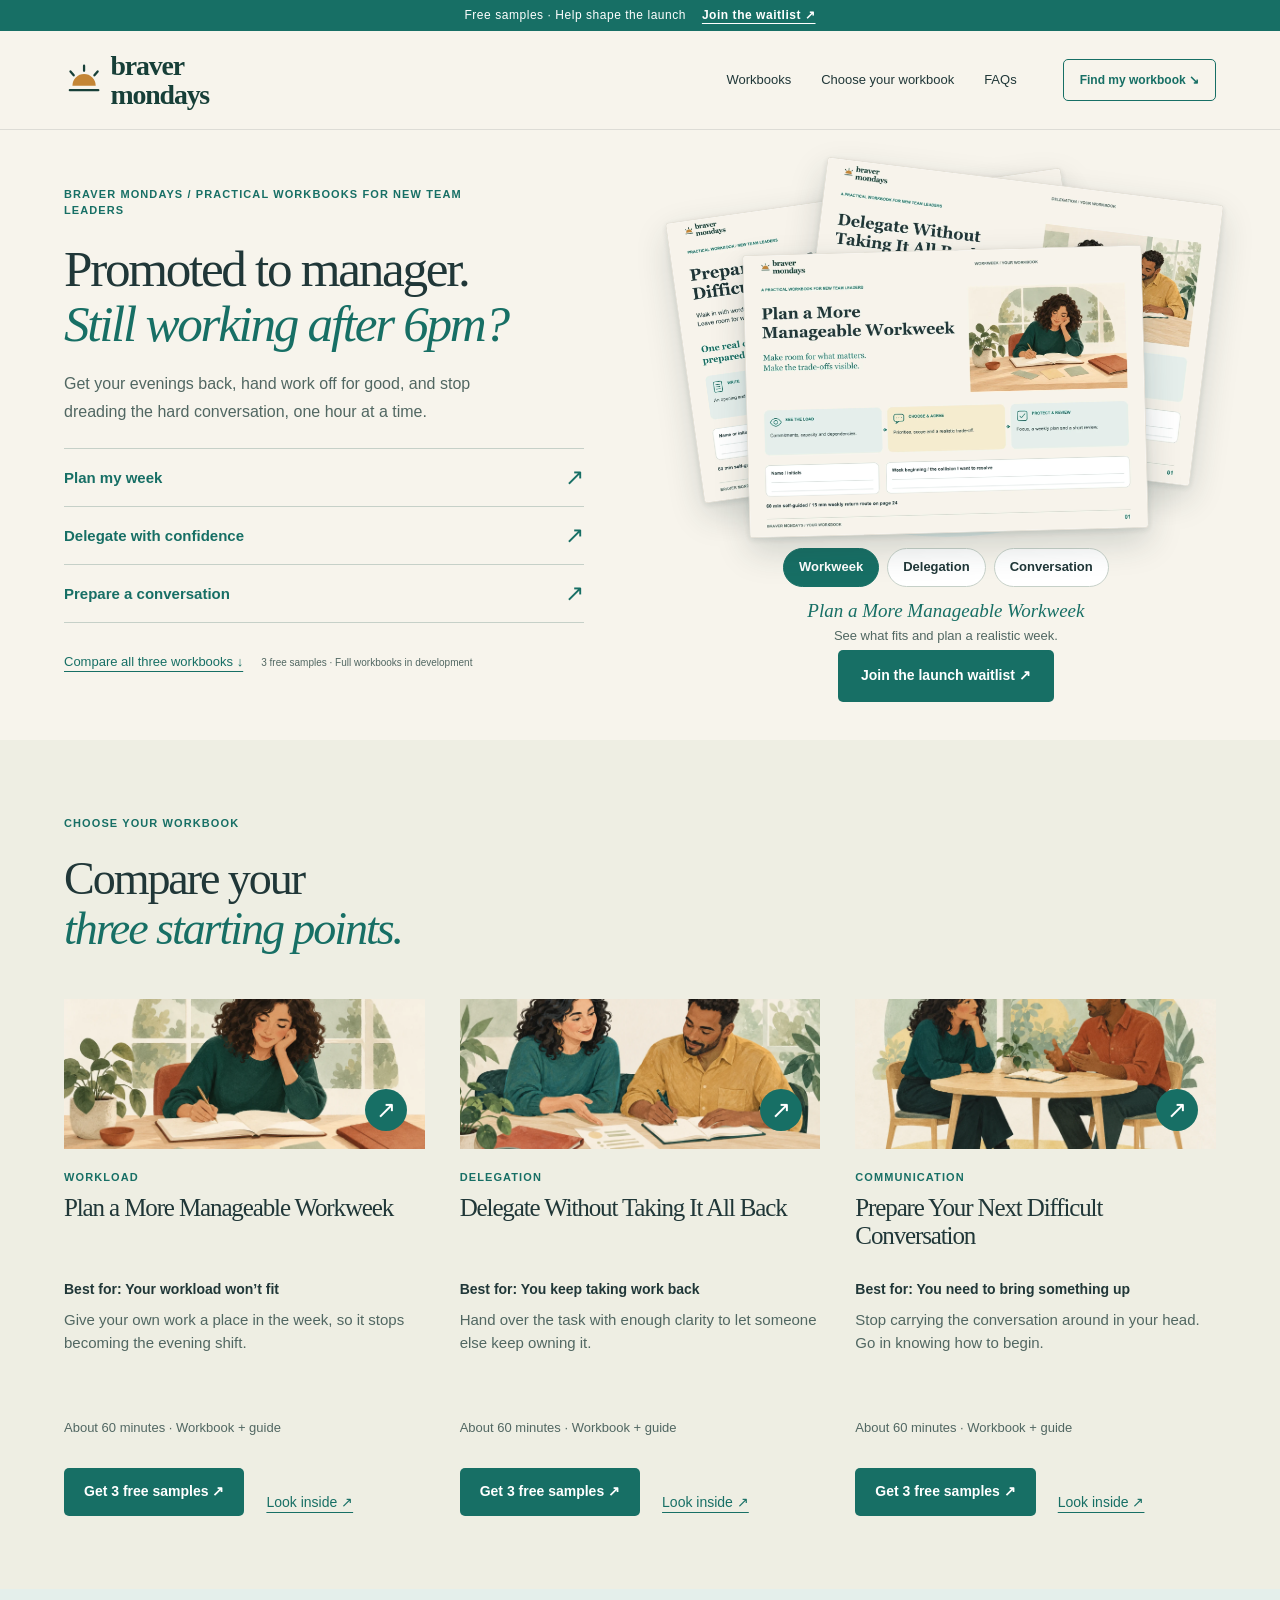
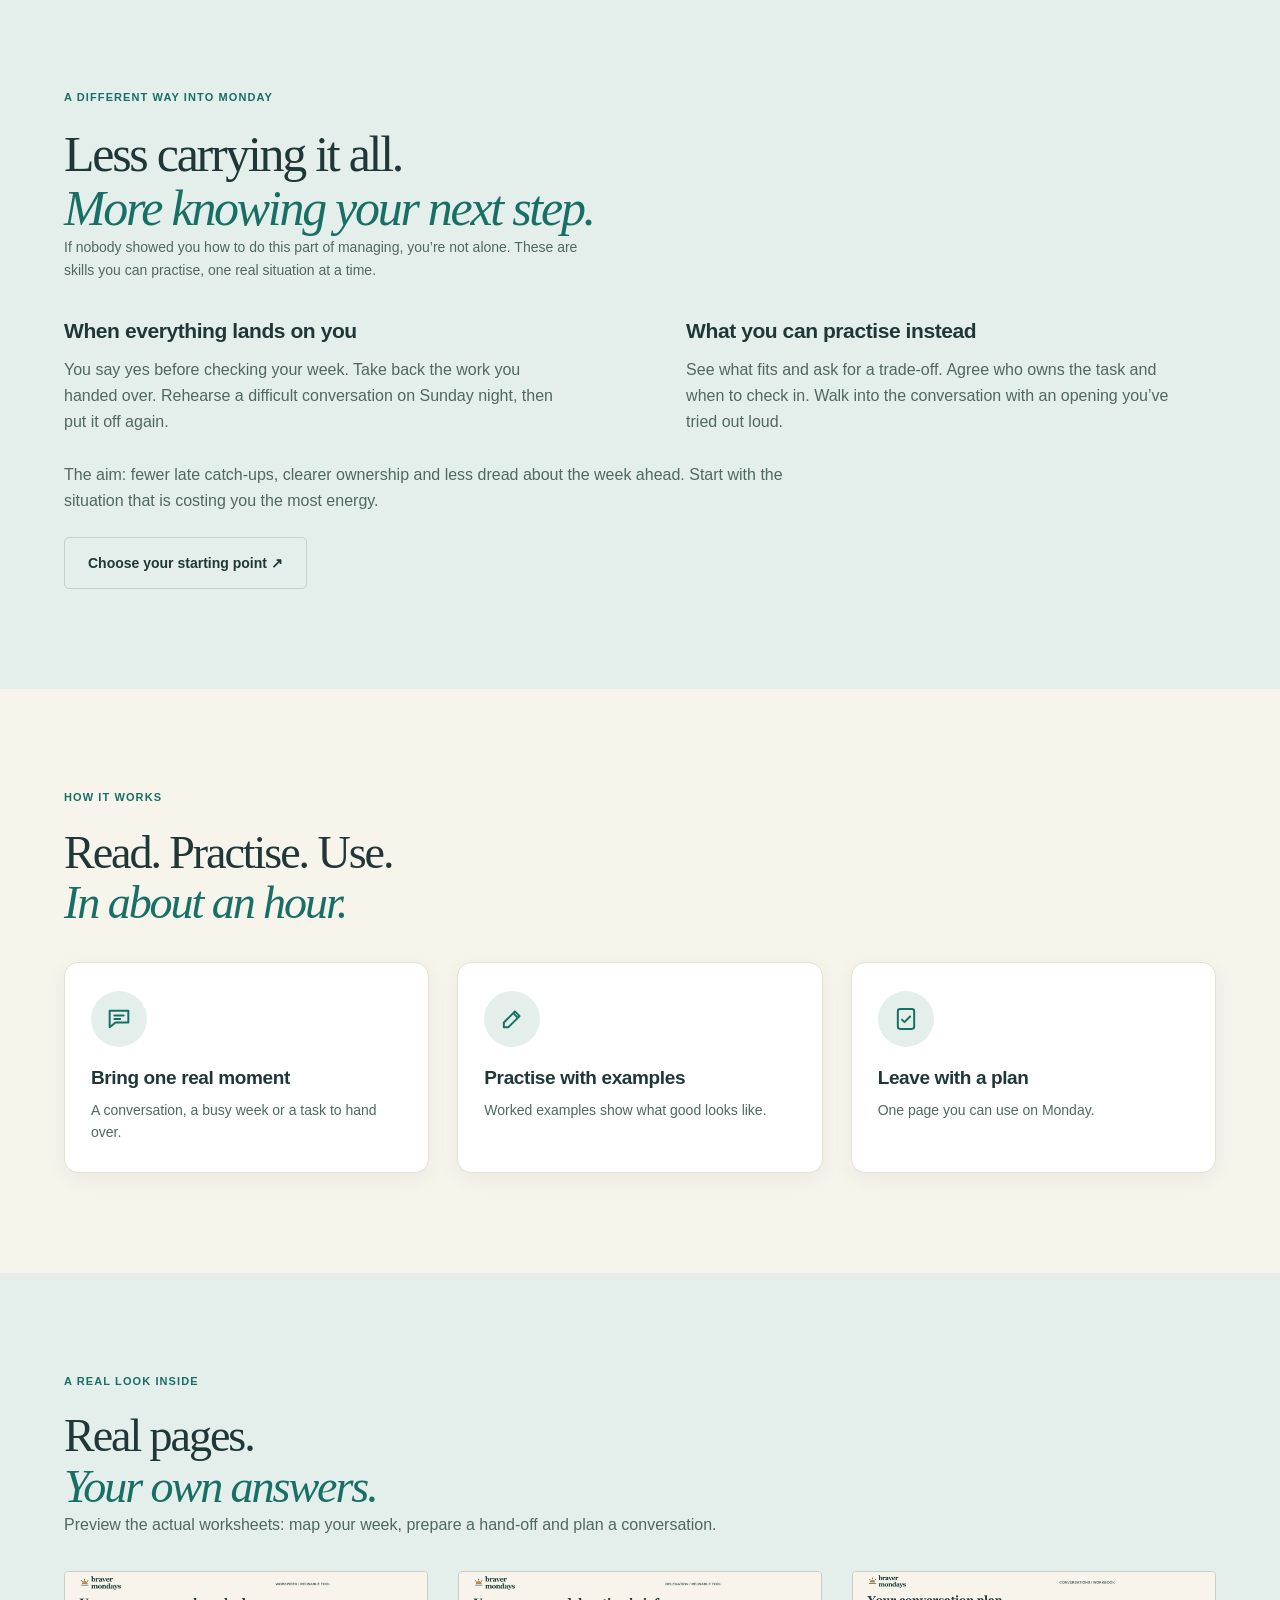
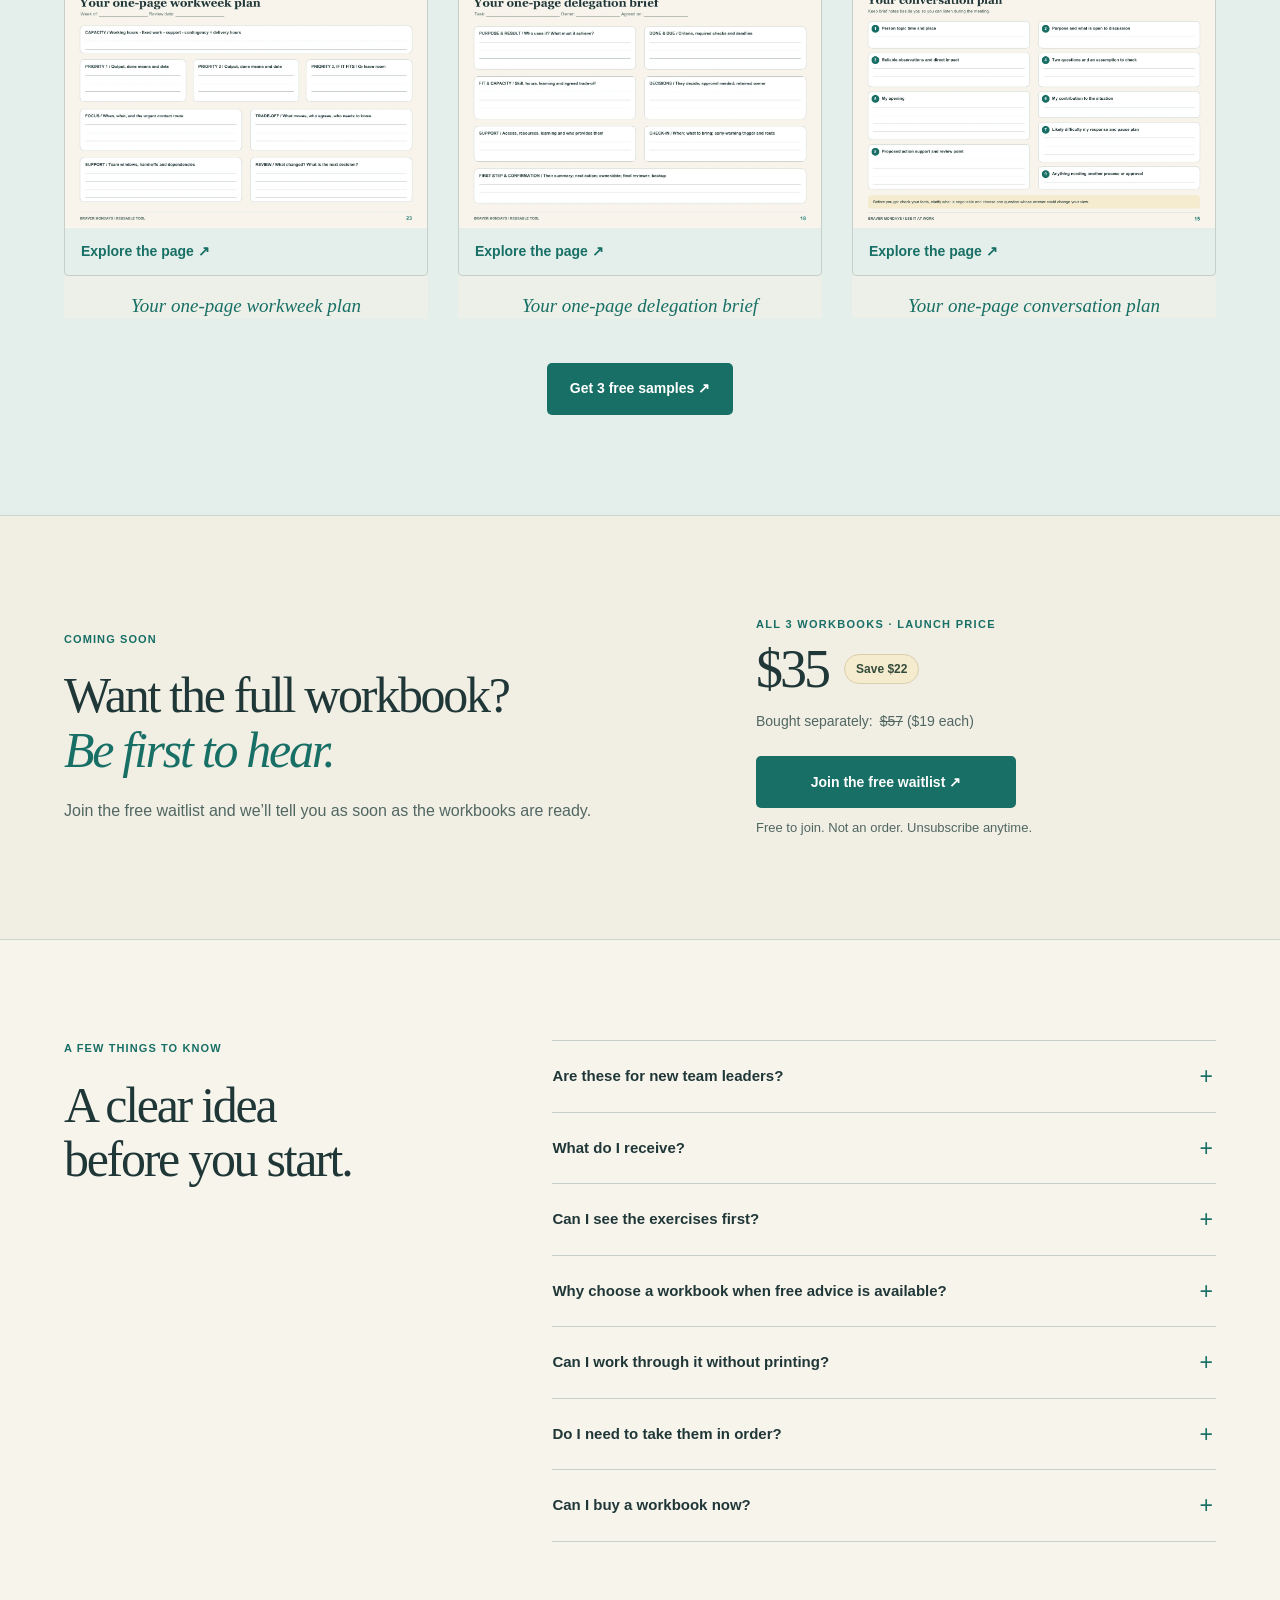
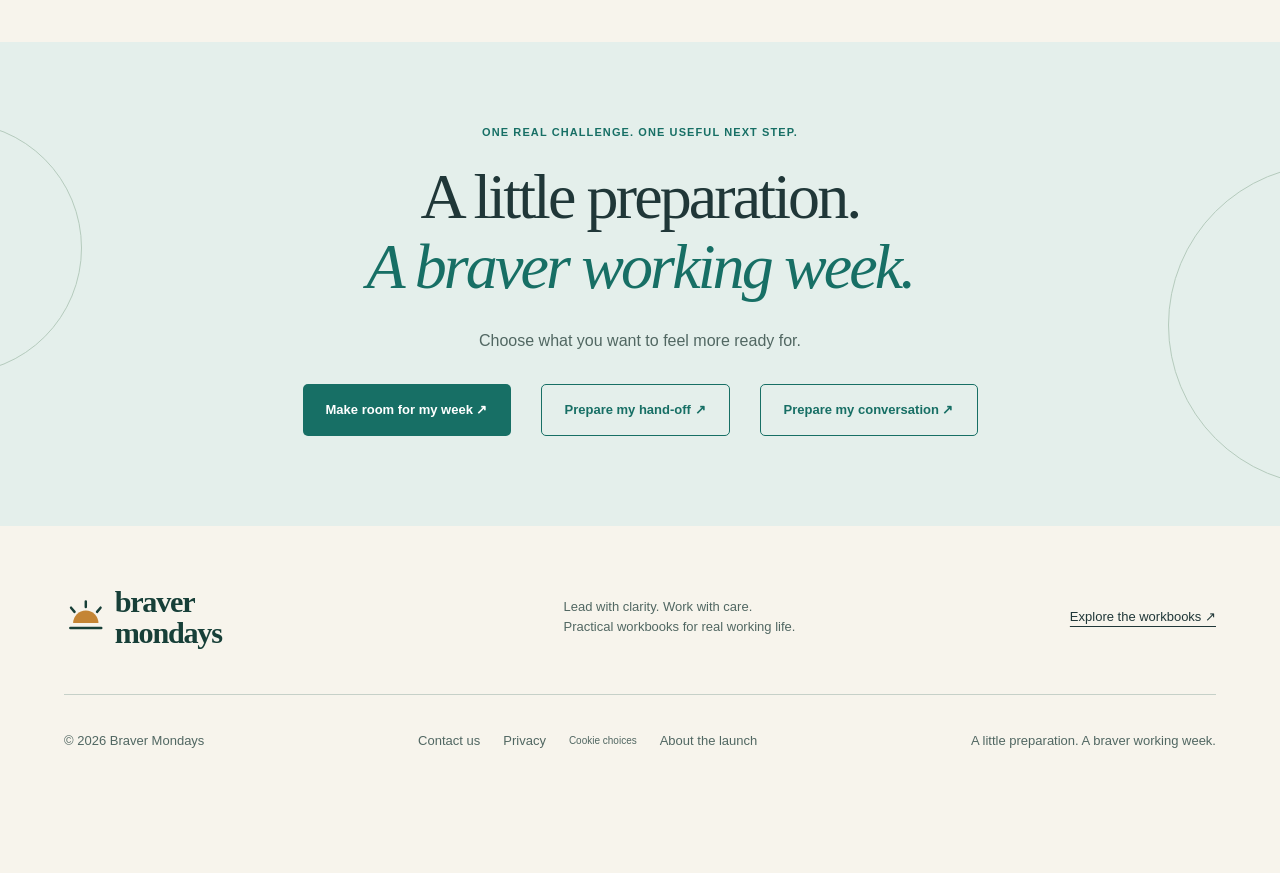
<file: index.html>
<!doctype html><html lang="en"><head><meta charset="utf-8"><meta name="viewport" content="width=device-width, initial-scale=1"><title>Less after-hours catch-up for new managers | Braver Mondays</title><meta name="description" content="Choose a practical workbook for your next difficult conversation, a more manageable workweek or a clearer delegation. Visual exercises and reusable plans for new team leaders."><meta name="theme-color" content="#176f65"><link rel="canonical" href="https://bravermondays.com/"><meta property="og:type" content="website"><meta property="og:title" content="Less after-hours catch-up for new managers"><meta property="og:description" content="Choose a practical workbook for your next difficult conversation, a more manageable workweek or a clearer delegation. Visual exercises and reusable plans for new team leaders."><meta property="og:image" content="https://bravermondays.com/assets/conversation-hero.webp"><meta property="og:url" content="https://bravermondays.com/"><link rel="icon" href="/assets/braver-mondays-mark.svg" type="image/svg+xml"><link rel="stylesheet" href="/styles.css?v=consistent-pricing-3"><script src="/app.js?v=consistent-pricing-2" defer></script></head>
<body data-page="home" data-product-id="difficult-conversations"><script type="application/json" id="sample-data">[{"image": "/assets/workbook-04.webp", "title": "1 of 3 \u00b7 Separate facts from assumptions", "alt": "Separate facts from assumptions"}, {"image": "/assets/workbook-08.webp", "title": "2 of 3 \u00b7 Build your opening in four parts", "alt": "Build your opening in four parts"}, {"image": "/assets/workbook-15.webp", "title": "3 of 3 \u00b7 Your one-page conversation plan", "alt": "Your one-page conversation plan"}]</script><a class="skip-link" href="#main">Skip to content</a><div class="review-banner">Free samples · Help shape the launch <a href="/#launch-list">Join the waitlist ↗︎</a></div><header class="site-header"><div class="nav-wrap"><a class="brand" href="/" aria-label="Braver Mondays home"><img src="/assets/braver-mondays-logo.svg" alt="Braver Mondays" width="320" height="104"></a><nav aria-label="Main navigation"><a href="/workbooks/" >Workbooks</a><a href="/#choose">Choose your workbook</a><a href="/#faq">FAQs</a></nav><a class="button nav-cta" href="#choose">Find my workbook ↘︎</a><details class="mobile-menu"><summary>Menu <span aria-hidden="true">＋</span></summary><nav aria-label="Mobile navigation"><a href="/workbooks/">All workbooks</a><a href="/#choose">Compare the workbooks</a><a href="/#look-inside">See examples &amp; samples</a><a href="/#faq">Questions &amp; answers</a></nav></details></div></header>
<main id="main">
<section class="home-hero"><div class="home-hero-inner"><div class="home-hero-copy"><p class="eyebrow">BRAVER MONDAYS / PRACTICAL WORKBOOKS FOR NEW TEAM LEADERS</p><h1>Promoted to manager.<br><em>Still working after 6pm?</em></h1><p class="home-intro">Get your evenings back, hand work off for good, and stop dreading the hard conversation, one hour at a time.</p><nav class="home-need-routes" aria-label="Find a workbook for your situation"><a href="/workbooks/manageable-workweek/"><span><strong>Plan my week</strong></span><b aria-hidden="true">↗︎</b></a><a href="/workbooks/delegation/"><span><strong>Delegate with confidence</strong></span><b aria-hidden="true">↗︎</b></a><a href="/workbooks/difficult-conversations/"><span><strong>Prepare a conversation</strong></span><b aria-hidden="true">↗︎</b></a></nav><div class="home-compare"><a href="#choose">Compare all three workbooks ↓</a><span>3 free samples · Full workbooks in development</span></div></div><figure class="home-hero-art hero-covers"><div class="cover-stack"><button type="button" class="cover slot-front" data-cover="workweek" data-title="Plan a More Manageable Workweek" data-line="See what fits and plan a realistic week." aria-label="Show Plan a More Manageable Workweek" aria-pressed="true"><img src="/assets/workweek-01.webp" alt="" width="1200" height="849"></button><button type="button" class="cover slot-right" data-cover="delegation" data-title="Delegate Without Taking It All Back" data-line="Hand over the work with clear ownership." aria-label="Show Delegate Without Taking It All Back" aria-pressed="false"><img src="/assets/delegation-01.webp" alt="" width="1200" height="849"></button><button type="button" class="cover slot-left" data-cover="difficult-conversations" data-title="Prepare Your Next Difficult Conversation" data-line="Find your words and agree a next step." aria-label="Show Prepare Your Next Difficult Conversation" aria-pressed="false"><img src="/assets/workbook-01.webp" alt="" width="1400" height="990" fetchpriority="high"></button></div><div class="cover-chips" role="group" aria-label="Choose a workbook"><button type="button" data-cover="workweek" aria-pressed="true" class="is-active">Workweek</button><button type="button" data-cover="delegation" aria-pressed="false">Delegation</button><button type="button" data-cover="difficult-conversations" aria-pressed="false">Conversation</button></div><figcaption class="cover-caption"><strong id="cover-title">Plan a More Manageable Workweek</strong><span id="cover-line">See what fits and plan a realistic week.</span><button type="button" class="button primary" id="cover-waitlist" data-waitlist="workweek">Join the launch waitlist ↗︎</button></figcaption></figure></div></section>
<section class="home-collection section-pad" id="choose"><div class="home-section-heading"><div><p class="eyebrow">CHOOSE YOUR WORKBOOK</p><h2>Compare your<br><em>three starting points.</em></h2></div></div><p class="comparison-hint">Swipe to compare the three workbooks.</p><div class="home-choices workbook-comparison" tabindex="0" role="region" aria-label="Compare the three workbooks"><article class="home-choice" id="workweek" aria-labelledby="workweek-title"><a class="home-choice-art" href="/workbooks/manageable-workweek/" aria-label="Explore Plan a More Manageable Workweek"><img src="/assets/workweek-hero.webp" alt="A team leader writing a realistic weekly plan" width="1536" height="1024" loading="lazy"><span aria-hidden="true">↗︎</span></a><p class="eyebrow">WORKLOAD</p><h2 id="workweek-title"><a href="/workbooks/manageable-workweek/">Plan a More Manageable Workweek</a></h2><p class="comparison-need">Best for: Your workload won’t fit</p><p class="choice-outcome">Give your own work a place in the week, so it stops becoming the evening shift.</p><p class="comparison-format">About 60 minutes · Workbook + guide</p><div class="choice-actions"><button class="button primary" data-email-sample="workweek">Get 3 free samples ↗︎</button><a class="choice-sample" href="/workbooks/manageable-workweek/">Look inside ↗︎</a></div></article><article class="home-choice" id="delegation" aria-labelledby="delegation-title"><a class="home-choice-art" href="/workbooks/delegation/" aria-label="Explore Delegate Without Taking It All Back"><img src="/assets/delegation-hero.webp" alt="A colleague owning the plan with support from his team leader" width="1536" height="1024" loading="lazy"><span aria-hidden="true">↗︎</span></a><p class="eyebrow">DELEGATION</p><h2 id="delegation-title"><a href="/workbooks/delegation/">Delegate Without Taking It All Back</a></h2><p class="comparison-need">Best for: You keep taking work back</p><p class="choice-outcome">Hand over the task with enough clarity to let someone else keep owning it.</p><p class="comparison-format">About 60 minutes · Workbook + guide</p><div class="choice-actions"><button class="button primary" data-email-sample="delegation">Get 3 free samples ↗︎</button><a class="choice-sample" href="/workbooks/delegation/">Look inside ↗︎</a></div></article><article class="home-choice" id="conversation" aria-labelledby="conversation-title"><a class="home-choice-art" href="/workbooks/difficult-conversations/" aria-label="Explore Prepare Your Next Difficult Conversation"><img src="/assets/conversation-hero.webp" alt="Two colleagues listening and talking together" width="1536" height="1024" loading="lazy"><span aria-hidden="true">↗︎</span></a><p class="eyebrow">COMMUNICATION</p><h2 id="conversation-title"><a href="/workbooks/difficult-conversations/">Prepare Your Next Difficult Conversation</a></h2><p class="comparison-need">Best for: You need to bring something up</p><p class="choice-outcome">Stop carrying the conversation around in your head. Go in knowing how to begin.</p><p class="comparison-format">About 60 minutes · Workbook + guide</p><div class="choice-actions"><button class="button primary" data-email-sample="difficult-conversations">Get 3 free samples ↗︎</button><a class="choice-sample" href="/workbooks/difficult-conversations/">Look inside ↗︎</a></div></article></div></section><section class="before-after section-pad" aria-labelledby="before-after-title"><p class="eyebrow">A DIFFERENT WAY INTO MONDAY</p><h2 id="before-after-title">Less carrying it all.<br><em>More knowing your next step.</em></h2><p class="hero-reassurance">If nobody showed you how to do this part of managing, you’re not alone. These are skills you can practise, one real situation at a time.</p><div class="before-after-grid"><div><h3>When everything lands on you</h3><p>You say yes before checking your week. Take back the work you handed over. Rehearse a difficult conversation on Sunday night, then put it off again.</p></div><div><h3>What you can practise instead</h3><p>See what fits and ask for a trade-off. Agree who owns the task and when to check in. Walk into the conversation with an opening you’ve tried out loud.</p></div></div><p class="before-after-note">The aim: fewer late catch-ups, clearer ownership and less dread about the week ahead. Start with the situation that is costing you the most energy.</p><a class="button secondary" href="#choose">Choose your starting point ↗︎</a></section><section class="home-method section-pad reveal" id="how-it-works"><div class="home-section-heading"><div><p class="eyebrow">HOW IT WORKS</p><h2>Read. Practise. Use.<br><em>In about an hour.</em></h2></div></div><ol class="method-steps"><li><span class="method-icon"><svg viewBox="0 0 24 24" fill="none" aria-hidden="true"><path d="M4 5h16v10H9l-5 4V5Z" stroke="currentColor" stroke-width="1.7" stroke-linejoin="round"/><path d="M8 9h8M8 12h5" stroke="currentColor" stroke-width="1.7" stroke-linecap="round"/></svg></span><h3>Bring one real moment</h3><p>A conversation, a busy week or a task to hand over.</p></li><li><span class="method-icon"><svg viewBox="0 0 24 24" fill="none" aria-hidden="true"><path d="m14.5 5.5 4 4L9 19H5v-4l9.5-9.5Z" stroke="currentColor" stroke-width="1.7" stroke-linejoin="round"/><path d="m13 7 4 4" stroke="currentColor" stroke-width="1.7"/></svg></span><h3>Practise with examples</h3><p>Worked examples show what good looks like.</p></li><li><span class="method-icon"><svg viewBox="0 0 24 24" fill="none" aria-hidden="true"><rect x="5" y="3.5" width="14" height="17" rx="2" stroke="currentColor" stroke-width="1.7"/><path d="m8.5 12.5 2.2 2.2 4.8-4.8" stroke="currentColor" stroke-width="1.7" stroke-linecap="round" stroke-linejoin="round"/></svg></span><h3>Leave with a plan</h3><p>One page you can use on Monday.</p></li></ol></section><section class="home-inside section-pad" id="look-inside"><div class="home-section-heading"><div><p class="eyebrow">A REAL LOOK INSIDE</p><h2>Real pages.<br><em>Your own answers.</em></h2><p>Preview the actual worksheets: map your week, prepare a hand-off and plan a conversation.</p></div></div><div class="inside-gallery"><figure><button type="button" class="worksheet-zoom" data-large-preview="workweek" aria-label="Enlarge manageable-workweek worksheet"><img src="/assets/workweek-23.webp" alt="Workbook page: Your one-page workweek plan" width="1200" height="849" loading="lazy"><span>Explore the page ↗︎</span></button><figcaption>Your one-page workweek plan</figcaption></figure><figure><button type="button" class="worksheet-zoom" data-large-preview="delegation" aria-label="Enlarge delegation worksheet"><img src="/assets/delegation-18.webp" alt="Workbook page: Your one-page delegation brief" width="1200" height="849" loading="lazy"><span>Explore the page ↗︎</span></button><figcaption>Your one-page delegation brief</figcaption></figure><figure><button type="button" class="worksheet-zoom" data-large-preview="difficult-conversations" aria-label="Enlarge difficult-conversations worksheet"><img src="/assets/workbook-15.webp" alt="Workbook page: Your one-page conversation plan" width="1400" height="990" loading="lazy"><span>Explore the page ↗︎</span></button><figcaption>Your one-page conversation plan</figcaption></figure></div><div class="inside-cta"><button class="button primary" data-email-sample="choose">Get 3 free samples ↗︎</button></div></section>

<section class="launch-waitlist section-pad" id="launch-list"><div><p class="eyebrow">COMING SOON</p><h2>Want the full workbook?<br><em>Be first to hear.</em></h2><p>Join the free waitlist and we’ll tell you as soon as the workbooks are ready.</p></div><div class="launch-waitlist-action"><span class="launch-pricing"><span class="launch-pricing-label">ALL 3 WORKBOOKS · LAUNCH PRICE</span><span class="launch-pricing-main"><strong class="launch-pricing-amount">$35</strong><span class="launch-pricing-saving">Save $22</span></span><span class="launch-pricing-comparison">Bought separately: <s aria-label="57 dollars">$57</s> <span>($19 each)</span></span></span><button class="button primary" data-waitlist="all">Join the free waitlist ↗︎</button><p class="small">Free to join. Not an order. Unsubscribe anytime.</p></div></section>
<section id="testimonials" class="testimonials section-pad" hidden><div id="testimonial-quotes"></div></section>
<section id="faq" class="faq-section section-pad reveal"><div><p class="eyebrow">A FEW THINGS TO KNOW</p><h2>A clear idea<br>before you start.</h2></div><div class="faq-list"><details><summary>Are these for new team leaders?</summary><p>Yes. They focus on everyday challenges of leading a team: having clearer conversations while balancing your own work and other people’s needs and sharing ownership of tasks. You can use your real situation or the fictional practice cases.</p></details><details><summary>What do I receive?</summary><p>Each one comes as two printable PDFs: a visual workbook you fill in and a companion guide that explains each step. Work through it on your own in about 60 minutes. There are no video lessons or live sessions: you get the material to keep and reuse. The guide also includes an optional 90-minute plan if you want to use it with a group.</p></details><details><summary>Can I see the exercises first?</summary><p>Yes. Each workbook page includes a preview. Get 3 free samples by email.</p><div class="home-faq-links"><a href="/workbooks/manageable-workweek/#inside">Preview the workweek workbook ↗︎</a><a href="/workbooks/delegation/#inside">Preview the delegation workbook ↗︎</a><a href="/workbooks/difficult-conversations/#inside">Preview the conversation workbook ↗︎</a></div></details><details><summary>Why choose a workbook when free advice is available?</summary><p>Free advice can be enough when you need an idea. These workbooks give you a sequence to work through: a realistic example, space to apply it, a rehearsal, answer guidance and a reusable plan. Preview the actual exercises to decide whether that structure would help you.</p></details><details><summary>Can I work through it without printing?</summary><p>Yes. Read on screen and use a PDF annotation tool or separate notes. The worksheets have writing space but are not interactive forms. Work on your own, or practise with a partner. Video lessons and a facilitator are not included.</p></details><details><summary>Do I need to take them in order?</summary><p>No. All three are complete, independent workbooks. Choose the need that matters most right now. Each contains the exercises and scripts needed for its topic, so another purchase is not required.</p></details><details><summary>Can I buy a workbook now?</summary><p>We’re collecting interest before opening sales. Request 3 free samples, or join the launch waitlist for the workbook you want. No payment is collected and joining is not a pre-order.</p></details></div></section>
<section class="closing-section home-closing section-pad reveal"><p class="eyebrow">ONE REAL CHALLENGE. ONE USEFUL NEXT STEP.</p><h2>A little preparation.<br><em>A braver working week.</em></h2><p class="closing-copy">Choose what you want to feel more ready for.</p><div class="closing-actions"><a class="button primary" href="/workbooks/manageable-workweek/">Make room for my week ↗︎</a><a class="button secondary" href="/workbooks/delegation/">Prepare my hand-off ↗︎</a><a class="button secondary" href="/workbooks/difficult-conversations/">Prepare my conversation ↗︎</a></div></section>
</main><footer><div class="footer-top"><a class="brand" href="/" aria-label="Braver Mondays home"><img src="/assets/braver-mondays-logo.svg" alt="Braver Mondays" width="320" height="104"></a><p>Lead with clarity. Work with care.<br>Practical workbooks for real working life.</p><a href="/workbooks/">Explore the workbooks <span aria-hidden="true">↗︎</span></a></div><div class="footer-bottom"><span>© 2026 Braver Mondays</span><div><a href="mailto:hello@bravermondays.com">Contact us</a><a href="/privacy/">Privacy</a><button class="text-button" data-cookie-settings>Cookie choices</button><a href="/terms/">About the launch</a></div><span>A little preparation. A braver working week.</span></div></footer><button type="button" class="sample-fab" data-email-sample="choose" aria-haspopup="dialog" hidden><svg viewBox="0 0 24 24" fill="none" aria-hidden="true"><rect x="3" y="5" width="18" height="14" rx="2.5" stroke="currentColor" stroke-width="1.8"/><path d="m4 7 8 6 8-6" stroke="currentColor" stroke-width="1.8" stroke-linecap="round" stroke-linejoin="round"/></svg><span>Get your free samples</span></button>

<dialog id="sample-dialog" class="sample-dialog" aria-labelledby="sample-title"><div class="sample-head"><div><p class="eyebrow">A REAL LOOK INSIDE</p><h2 id="sample-title">Try the approach for yourself.</h2></div><button class="dialog-close" data-close aria-label="Close sample viewer">×</button></div><div class="sample-controls"><button class="icon-button" id="sample-prev" aria-label="Previous sample">←</button><p id="sample-caption" aria-live="polite"></p><button class="icon-button" id="sample-next" aria-label="Next sample">→</button></div><img id="sample-image" src="/assets/workbook-04.webp" alt="Separate facts from assumptions" width="1200" height="849"><div class="sample-foot"><p>Get 3 free samples by email.</p><button class="text-button" data-email-sample="difficult-conversations">Get all 3 samples by email ↗︎</button></div></dialog>
<dialog id="cookie-dialog" aria-labelledby="cookie-title"><button class="dialog-close" data-close aria-label="Close cookie choices">×</button><p class="eyebrow">YOUR CHOICE</p><h2 id="cookie-title">Keep your visit comfortable.</h2><p id="cookie-explanation">Optional advertising tracking is currently off. Your choice is saved on this device.</p><p class="small">Your cookie choice is saved on this device. See our privacy information for details.</p><div class="cookie-actions"><button class="button secondary" data-consent="denied">Essential only</button><button class="button primary" data-consent="granted">Allow optional measurement</button></div></dialog>
<div id="cookie-banner" class="cookie-banner" hidden><p>May we use optional advertising measurement to understand which workbooks people find useful? <a href="/privacy/">Privacy details</a></p><div><button class="button secondary" data-consent="denied">Essential only</button><button class="button primary" data-consent="granted">Allow measurement</button></div></div>
<noscript><p class="noscript">Please enable JavaScript to request a free sample or join the launch waitlist. No payment is collected.</p></noscript><dialog id="email-dialog" class="signup-dialog" aria-labelledby="email-title"><button class="dialog-close" data-close aria-label="Close email signup">×</button><p class="eyebrow" id="email-eyebrow">FREE SAMPLES</p><h2 id="email-title" tabindex="-1">Get 3 free samples by email.</h2><p id="email-workshop" class="signup-intro"></p><div id="sample-summary" class="sample-summary" hidden><img id="sample-summary-img" src="/assets/workbook-01.webp" alt="" width="1200" height="849"><div><strong id="sample-summary-title"></strong><span>3 free samples from the workbook · PDF</span></div></div><ul id="waitlist-points" class="workbook-points" hidden><li>Practical exercises you complete for your own situation</li><li>Worked examples that show what good looks like</li><li>A one-page plan you can act on straight away</li></ul><form id="demand-form" method="post"><fieldset id="sample-field" class="sample-field" hidden disabled><legend>Which workbook would you like to try?</legend><div class="sample-choices"><label class="sample-choice"><img src="/assets/workbook-01.webp" alt="" width="1200" height="849" loading="lazy"><span class="choice-line"><input type="radio" name="sample_choice" value="difficult-conversations" required><span>Prepare your next difficult conversation</span></span></label><label class="sample-choice"><img src="/assets/workweek-01.webp" alt="" width="1200" height="849" loading="lazy"><span class="choice-line"><input type="radio" name="sample_choice" value="workweek" required><span>Plan a more manageable workweek</span></span></label><label class="sample-choice"><img src="/assets/delegation-01.webp" alt="" width="1200" height="849" loading="lazy"><span class="choice-line"><input type="radio" name="sample_choice" value="delegation" required><span>Delegate without taking it all back</span></span></label></div></fieldset><div id="interest-field" hidden><label for="signup-interest">What interests you most?</label><select id="signup-interest" name="fields[workshop_interest]"><option value="all">Help me choose</option><option value="difficult-conversations">Difficult conversations</option><option value="workweek">A manageable workweek</option><option value="delegation">Delegation</option><option value="bundle">The complete collection</option></select></div><div class="signup-fields"><div class="name-field"><label for="signup-name">First name <span class="optional">(optional)</span></label><input id="signup-name" type="text" name="fields[first_name]" autocomplete="given-name" placeholder="e.g. Anna" maxlength="60" disabled></div><div class="email-field"><label for="signup-email">Your email address</label><input id="signup-email" type="email" name="email_address" required autocomplete="email" inputmode="email" placeholder="you@example.com" maxlength="254" disabled aria-describedby="email-purpose signup-status"></div></div><button id="signup-submit" type="submit" class="button primary" disabled>Send my free samples ↗︎</button><p id="signup-status" role="status" aria-live="polite">Email signup is being connected. No address is collected yet.</p><ol class="signup-steps" aria-label="What happens next"><li><b aria-hidden="true">1</b><span>Enter your email</span></li><li><b aria-hidden="true">2</b><span>Confirm in your inbox</span></li><li><b aria-hidden="true">3</b><span id="signup-step-3">Your samples open</span></li></ol><ul id="signup-trust" class="signup-trust"><li>Free</li><li>No card needed</li><li>Unsubscribe anytime</li></ul><p id="email-purpose" class="small">We’ll send your samples and a confirmation email. Sample requests do not add you to launch announcements.</p><p class="small signup-legal"><a href="/privacy/">Privacy details</a> · <a href="https://kit.com/" target="_blank" rel="noopener">Powered by Kit</a></p></form><button id="switch-waitlist" class="text-button">Also interested in the launch? Join the waitlist ↗︎</button><div id="signup-success" class="signup-success" hidden><div class="success-icon" aria-hidden="true"><svg viewBox="0 0 24 24" fill="none"><rect x="3" y="5" width="18" height="14" rx="2.5" stroke="currentColor" stroke-width="1.7"/><path d="m4 7 8 6 8-6" stroke="currentColor" stroke-width="1.7" stroke-linecap="round" stroke-linejoin="round"/></svg></div><p class="eyebrow">ALMOST THERE</p><h2 id="success-title" tabindex="-1">Check your inbox</h2><p class="success-text">We’ve sent a confirmation email to <strong id="success-email"></strong>.</p><p class="success-text" id="success-next"></p><ol class="success-steps" aria-label="Your progress"><li class="done"><b aria-hidden="true">✓</b><span>Email sent</span></li><li class="current" aria-current="step"><b aria-hidden="true">2</b><span>Confirm in your inbox</span></li><li><b aria-hidden="true">3</b><span id="success-step-3">Your samples open</span></li></ol><p class="success-tip">Not there in a couple of minutes? Check your <strong>Spam</strong> or <strong>Promotions</strong> folder.</p><div class="success-actions"><a id="success-mail" class="button primary" href="https://mail.google.com/" target="_blank" rel="noopener" hidden>Open Gmail ↗︎</a><button type="button" class="button secondary" data-close>Done</button></div><button type="button" id="success-retry" class="text-button">Used the wrong email? Try again</button><p id="success-help" class="success-help" hidden>Still nothing after 10 minutes? <button type="button" class="text-button" data-contact data-topic="samples">Let us know</button></p></div></dialog><dialog id="contact-dialog" class="signup-dialog contact-dialog" aria-labelledby="contact-title"><button class="dialog-close" data-close aria-label="Close contact form">×</button><div id="contact-start"><p class="eyebrow">CONTACT US</p><h2 id="contact-title" tabindex="-1">How can we help?</h2><p class="signup-intro">Send us a message and we’ll reply by email. If your samples didn’t arrive, tell us which workbook you asked for.</p><form id="contact-form"><div class="signup-fields"><div><label for="contact-name">Your name <span class="optional">(optional)</span></label><input id="contact-name" name="name" type="text" autocomplete="name" maxlength="80" placeholder="e.g. Anna"></div><div><label for="contact-email">Your email address</label><input id="contact-email" name="email" type="email" required autocomplete="email" inputmode="email" maxlength="254" placeholder="you@example.com"></div></div><div><label for="contact-topic">What’s it about?</label><select id="contact-topic" name="topic"><option value="samples">My samples didn’t arrive</option><option value="workbook">A question about a workbook</option><option value="other">Something else</option></select></div><div><label for="contact-message">Your message</label><textarea id="contact-message" name="message" required rows="4" maxlength="3000" placeholder="Tell us a little about what happened…"></textarea></div><input type="checkbox" name="botcheck" class="hp-field" tabindex="-1" autocomplete="off" aria-hidden="true"><button id="contact-submit" type="submit" class="button primary">Send message ↗︎</button><p id="contact-status" role="status" aria-live="polite"></p><p class="small">We only use your details to reply to you. <a href="/privacy/">Privacy details</a></p></form></div><div id="contact-done" class="signup-success" hidden><div class="success-icon" aria-hidden="true"><svg viewBox="0 0 24 24" fill="none"><rect x="3" y="5" width="18" height="14" rx="2.5" stroke="currentColor" stroke-width="1.7"/><path d="m4 7 8 6 8-6" stroke="currentColor" stroke-width="1.7" stroke-linecap="round" stroke-linejoin="round"/></svg></div><p class="eyebrow">MESSAGE SENT</p><h2 id="contact-done-title" tabindex="-1">Thanks, we’ll be in touch</h2><p class="success-text">We’ve got your message and will reply to the email address you gave us.</p><div class="success-actions"><button type="button" class="button secondary" data-close>Close</button></div></div></dialog></body></html>
</file>
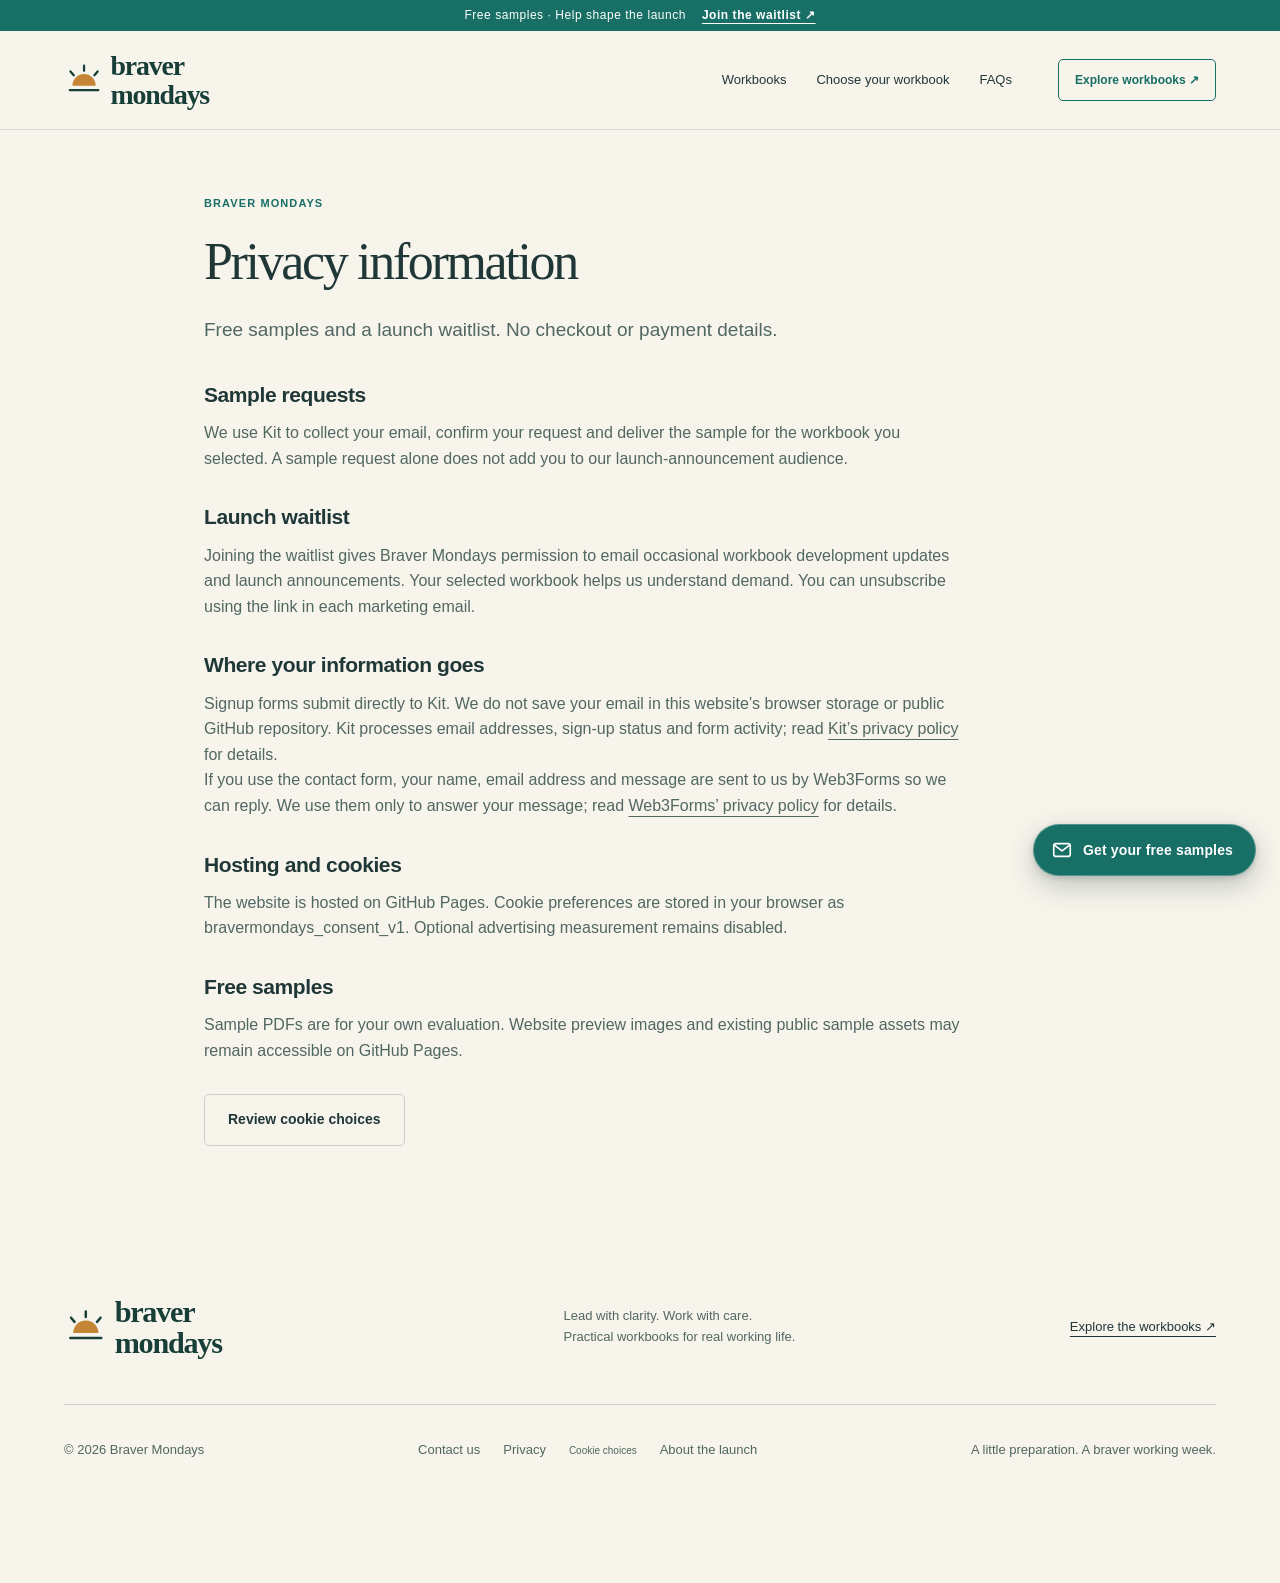
<file: privacy/index.html>
<!doctype html><html lang="en"><head><meta charset="utf-8"><meta name="viewport" content="width=device-width, initial-scale=1"><title>Privacy information | Braver Mondays</title><meta name="description" content="Privacy information for the Braver Mondays workbook preview."><meta name="theme-color" content="#176f65"><link rel="canonical" href="https://bravermondays.com/privacy/"><meta property="og:type" content="website"><meta property="og:title" content="Privacy information"><meta property="og:description" content="Privacy information for the Braver Mondays workbook preview."><meta property="og:image" content="https://bravermondays.com/assets/conversation-hero.webp"><meta property="og:url" content="https://bravermondays.com/privacy/"><link rel="icon" href="/assets/braver-mondays-mark.svg" type="image/svg+xml"><link rel="stylesheet" href="/styles.css?v=consistent-pricing-3"><script src="/app.js?v=consistent-pricing-2" defer></script></head>
<body data-page="legal" data-product-id="difficult-conversations"><script type="application/json" id="sample-data">[{"image": "/assets/workbook-04.webp", "title": "1 of 3 \u00b7 Separate facts from assumptions", "alt": "Separate facts from assumptions"}, {"image": "/assets/workbook-08.webp", "title": "2 of 3 \u00b7 Build your opening in four parts", "alt": "Build your opening in four parts"}, {"image": "/assets/workbook-15.webp", "title": "3 of 3 \u00b7 Your one-page conversation plan", "alt": "Your one-page conversation plan"}]</script><a class="skip-link" href="#main">Skip to content</a><div class="review-banner">Free samples · Help shape the launch <a href="/#launch-list">Join the waitlist ↗︎</a></div><header class="site-header"><div class="nav-wrap"><a class="brand" href="/" aria-label="Braver Mondays home"><img src="/assets/braver-mondays-logo.svg" alt="Braver Mondays" width="320" height="104"></a><nav aria-label="Main navigation"><a href="/workbooks/" >Workbooks</a><a href="/#choose">Choose your workbook</a><a href="/#faq">FAQs</a></nav><a class="button nav-cta" href="/workbooks/">Explore workbooks ↗︎</a><details class="mobile-menu"><summary>Menu <span aria-hidden="true">＋</span></summary><nav aria-label="Mobile navigation"><a href="/workbooks/">All workbooks</a><a href="/#choose">Compare the workbooks</a><a href="/#look-inside">See examples &amp; samples</a><a href="/#faq">Questions &amp; answers</a></nav></details></div></header>
<main id="main"><section class="legal-section section-pad"><p class="eyebrow">BRAVER MONDAYS</p><h1>Privacy information</h1><p class="legal-intro">Free samples and a launch waitlist. No checkout or payment details.</p><h2>Sample requests</h2><p>We use Kit to collect your email, confirm your request and deliver the sample for the workbook you selected. A sample request alone does not add you to our launch-announcement audience.</p><h2>Launch waitlist</h2><p>Joining the waitlist gives Braver Mondays permission to email occasional workbook development updates and launch announcements. Your selected workbook helps us understand demand. You can unsubscribe using the link in each marketing email.</p><h2>Where your information goes</h2><p>Signup forms submit directly to Kit. We do not save your email in this website’s browser storage or public GitHub repository. Kit processes email addresses, sign-up status and form activity; read <a href="https://kit.com/privacy">Kit’s privacy policy</a> for details.</p><p>If you use the contact form, your name, email address and message are sent to us by Web3Forms so we can reply. We use them only to answer your message; read <a href="https://web3forms.com/privacy">Web3Forms’ privacy policy</a> for details.</p><h2>Hosting and cookies</h2><p>The website is hosted on GitHub Pages. Cookie preferences are stored in your browser as bravermondays_consent_v1. Optional advertising measurement remains disabled.</p><h2>Free samples</h2><p>Sample PDFs are for your own evaluation. Website preview images and existing public sample assets may remain accessible on GitHub Pages.</p><button class="button secondary" data-cookie-settings>Review cookie choices</button></section></main><footer><div class="footer-top"><a class="brand" href="/" aria-label="Braver Mondays home"><img src="/assets/braver-mondays-logo.svg" alt="Braver Mondays" width="320" height="104"></a><p>Lead with clarity. Work with care.<br>Practical workbooks for real working life.</p><a href="/workbooks/">Explore the workbooks <span aria-hidden="true">↗︎</span></a></div><div class="footer-bottom"><span>© 2026 Braver Mondays</span><div><a href="mailto:hello@bravermondays.com">Contact us</a><a href="/privacy/">Privacy</a><button class="text-button" data-cookie-settings>Cookie choices</button><a href="/terms/">About the launch</a></div><span>A little preparation. A braver working week.</span></div></footer><button type="button" class="sample-fab" data-email-sample="choose" aria-haspopup="dialog" hidden><svg viewBox="0 0 24 24" fill="none" aria-hidden="true"><rect x="3" y="5" width="18" height="14" rx="2.5" stroke="currentColor" stroke-width="1.8"/><path d="m4 7 8 6 8-6" stroke="currentColor" stroke-width="1.8" stroke-linecap="round" stroke-linejoin="round"/></svg><span>Get your free samples</span></button>

<dialog id="sample-dialog" class="sample-dialog" aria-labelledby="sample-title"><div class="sample-head"><div><p class="eyebrow">A REAL LOOK INSIDE</p><h2 id="sample-title">Try the approach for yourself.</h2></div><button class="dialog-close" data-close aria-label="Close sample viewer">×</button></div><div class="sample-controls"><button class="icon-button" id="sample-prev" aria-label="Previous sample">←</button><p id="sample-caption" aria-live="polite"></p><button class="icon-button" id="sample-next" aria-label="Next sample">→</button></div><img id="sample-image" src="/assets/workbook-04.webp" alt="Separate facts from assumptions" width="1200" height="849"><div class="sample-foot"><p>Get 3 free samples by email.</p><button class="text-button" data-email-sample="difficult-conversations">Get all 3 samples by email ↗︎</button></div></dialog>
<dialog id="cookie-dialog" aria-labelledby="cookie-title"><button class="dialog-close" data-close aria-label="Close cookie choices">×</button><p class="eyebrow">YOUR CHOICE</p><h2 id="cookie-title">Keep your visit comfortable.</h2><p id="cookie-explanation">Optional advertising tracking is currently off. Your choice is saved on this device.</p><p class="small">Your cookie choice is saved on this device. See our privacy information for details.</p><div class="cookie-actions"><button class="button secondary" data-consent="denied">Essential only</button><button class="button primary" data-consent="granted">Allow optional measurement</button></div></dialog>
<div id="cookie-banner" class="cookie-banner" hidden><p>May we use optional advertising measurement to understand which workbooks people find useful? <a href="/privacy/">Privacy details</a></p><div><button class="button secondary" data-consent="denied">Essential only</button><button class="button primary" data-consent="granted">Allow measurement</button></div></div>
<noscript><p class="noscript">Please enable JavaScript to request a free sample or join the launch waitlist. No payment is collected.</p></noscript><dialog id="email-dialog" class="signup-dialog" aria-labelledby="email-title"><button class="dialog-close" data-close aria-label="Close email signup">×</button><p class="eyebrow" id="email-eyebrow">FREE SAMPLES</p><h2 id="email-title" tabindex="-1">Get 3 free samples by email.</h2><p id="email-workshop" class="signup-intro"></p><div id="sample-summary" class="sample-summary" hidden><img id="sample-summary-img" src="/assets/workbook-01.webp" alt="" width="1200" height="849"><div><strong id="sample-summary-title"></strong><span>3 free samples from the workbook · PDF</span></div></div><ul id="waitlist-points" class="workbook-points" hidden><li>Practical exercises you complete for your own situation</li><li>Worked examples that show what good looks like</li><li>A one-page plan you can act on straight away</li></ul><form id="demand-form" method="post"><fieldset id="sample-field" class="sample-field" hidden disabled><legend>Which workbook would you like to try?</legend><div class="sample-choices"><label class="sample-choice"><img src="/assets/workbook-01.webp" alt="" width="1200" height="849" loading="lazy"><span class="choice-line"><input type="radio" name="sample_choice" value="difficult-conversations" required><span>Prepare your next difficult conversation</span></span></label><label class="sample-choice"><img src="/assets/workweek-01.webp" alt="" width="1200" height="849" loading="lazy"><span class="choice-line"><input type="radio" name="sample_choice" value="workweek" required><span>Plan a more manageable workweek</span></span></label><label class="sample-choice"><img src="/assets/delegation-01.webp" alt="" width="1200" height="849" loading="lazy"><span class="choice-line"><input type="radio" name="sample_choice" value="delegation" required><span>Delegate without taking it all back</span></span></label></div></fieldset><div id="interest-field" hidden><label for="signup-interest">What interests you most?</label><select id="signup-interest" name="fields[workshop_interest]"><option value="all">Help me choose</option><option value="difficult-conversations">Difficult conversations</option><option value="workweek">A manageable workweek</option><option value="delegation">Delegation</option><option value="bundle">The complete collection</option></select></div><div class="signup-fields"><div class="name-field"><label for="signup-name">First name <span class="optional">(optional)</span></label><input id="signup-name" type="text" name="fields[first_name]" autocomplete="given-name" placeholder="e.g. Anna" maxlength="60" disabled></div><div class="email-field"><label for="signup-email">Your email address</label><input id="signup-email" type="email" name="email_address" required autocomplete="email" inputmode="email" placeholder="you@example.com" maxlength="254" disabled aria-describedby="email-purpose signup-status"></div></div><button id="signup-submit" type="submit" class="button primary" disabled>Send my free samples ↗︎</button><p id="signup-status" role="status" aria-live="polite">Email signup is being connected. No address is collected yet.</p><ol class="signup-steps" aria-label="What happens next"><li><b aria-hidden="true">1</b><span>Enter your email</span></li><li><b aria-hidden="true">2</b><span>Confirm in your inbox</span></li><li><b aria-hidden="true">3</b><span id="signup-step-3">Your samples open</span></li></ol><ul id="signup-trust" class="signup-trust"><li>Free</li><li>No card needed</li><li>Unsubscribe anytime</li></ul><p id="email-purpose" class="small">We’ll send your samples and a confirmation email. Sample requests do not add you to launch announcements.</p><p class="small signup-legal"><a href="/privacy/">Privacy details</a> · <a href="https://kit.com/" target="_blank" rel="noopener">Powered by Kit</a></p></form><button id="switch-waitlist" class="text-button">Also interested in the launch? Join the waitlist ↗︎</button><div id="signup-success" class="signup-success" hidden><div class="success-icon" aria-hidden="true"><svg viewBox="0 0 24 24" fill="none"><rect x="3" y="5" width="18" height="14" rx="2.5" stroke="currentColor" stroke-width="1.7"/><path d="m4 7 8 6 8-6" stroke="currentColor" stroke-width="1.7" stroke-linecap="round" stroke-linejoin="round"/></svg></div><p class="eyebrow">ALMOST THERE</p><h2 id="success-title" tabindex="-1">Check your inbox</h2><p class="success-text">We’ve sent a confirmation email to <strong id="success-email"></strong>.</p><p class="success-text" id="success-next"></p><ol class="success-steps" aria-label="Your progress"><li class="done"><b aria-hidden="true">✓</b><span>Email sent</span></li><li class="current" aria-current="step"><b aria-hidden="true">2</b><span>Confirm in your inbox</span></li><li><b aria-hidden="true">3</b><span id="success-step-3">Your samples open</span></li></ol><p class="success-tip">Not there in a couple of minutes? Check your <strong>Spam</strong> or <strong>Promotions</strong> folder.</p><div class="success-actions"><a id="success-mail" class="button primary" href="https://mail.google.com/" target="_blank" rel="noopener" hidden>Open Gmail ↗︎</a><button type="button" class="button secondary" data-close>Done</button></div><button type="button" id="success-retry" class="text-button">Used the wrong email? Try again</button><p id="success-help" class="success-help" hidden>Still nothing after 10 minutes? <button type="button" class="text-button" data-contact data-topic="samples">Let us know</button></p></div></dialog><dialog id="contact-dialog" class="signup-dialog contact-dialog" aria-labelledby="contact-title"><button class="dialog-close" data-close aria-label="Close contact form">×</button><div id="contact-start"><p class="eyebrow">CONTACT US</p><h2 id="contact-title" tabindex="-1">How can we help?</h2><p class="signup-intro">Send us a message and we’ll reply by email. If your samples didn’t arrive, tell us which workbook you asked for.</p><form id="contact-form"><div class="signup-fields"><div><label for="contact-name">Your name <span class="optional">(optional)</span></label><input id="contact-name" name="name" type="text" autocomplete="name" maxlength="80" placeholder="e.g. Anna"></div><div><label for="contact-email">Your email address</label><input id="contact-email" name="email" type="email" required autocomplete="email" inputmode="email" maxlength="254" placeholder="you@example.com"></div></div><div><label for="contact-topic">What’s it about?</label><select id="contact-topic" name="topic"><option value="samples">My samples didn’t arrive</option><option value="workbook">A question about a workbook</option><option value="other">Something else</option></select></div><div><label for="contact-message">Your message</label><textarea id="contact-message" name="message" required rows="4" maxlength="3000" placeholder="Tell us a little about what happened…"></textarea></div><input type="checkbox" name="botcheck" class="hp-field" tabindex="-1" autocomplete="off" aria-hidden="true"><button id="contact-submit" type="submit" class="button primary">Send message ↗︎</button><p id="contact-status" role="status" aria-live="polite"></p><p class="small">We only use your details to reply to you. <a href="/privacy/">Privacy details</a></p></form></div><div id="contact-done" class="signup-success" hidden><div class="success-icon" aria-hidden="true"><svg viewBox="0 0 24 24" fill="none"><rect x="3" y="5" width="18" height="14" rx="2.5" stroke="currentColor" stroke-width="1.7"/><path d="m4 7 8 6 8-6" stroke="currentColor" stroke-width="1.7" stroke-linecap="round" stroke-linejoin="round"/></svg></div><p class="eyebrow">MESSAGE SENT</p><h2 id="contact-done-title" tabindex="-1">Thanks, we’ll be in touch</h2><p class="success-text">We’ve got your message and will reply to the email address you gave us.</p><div class="success-actions"><button type="button" class="button secondary" data-close>Close</button></div></div></dialog></body></html>
</file>
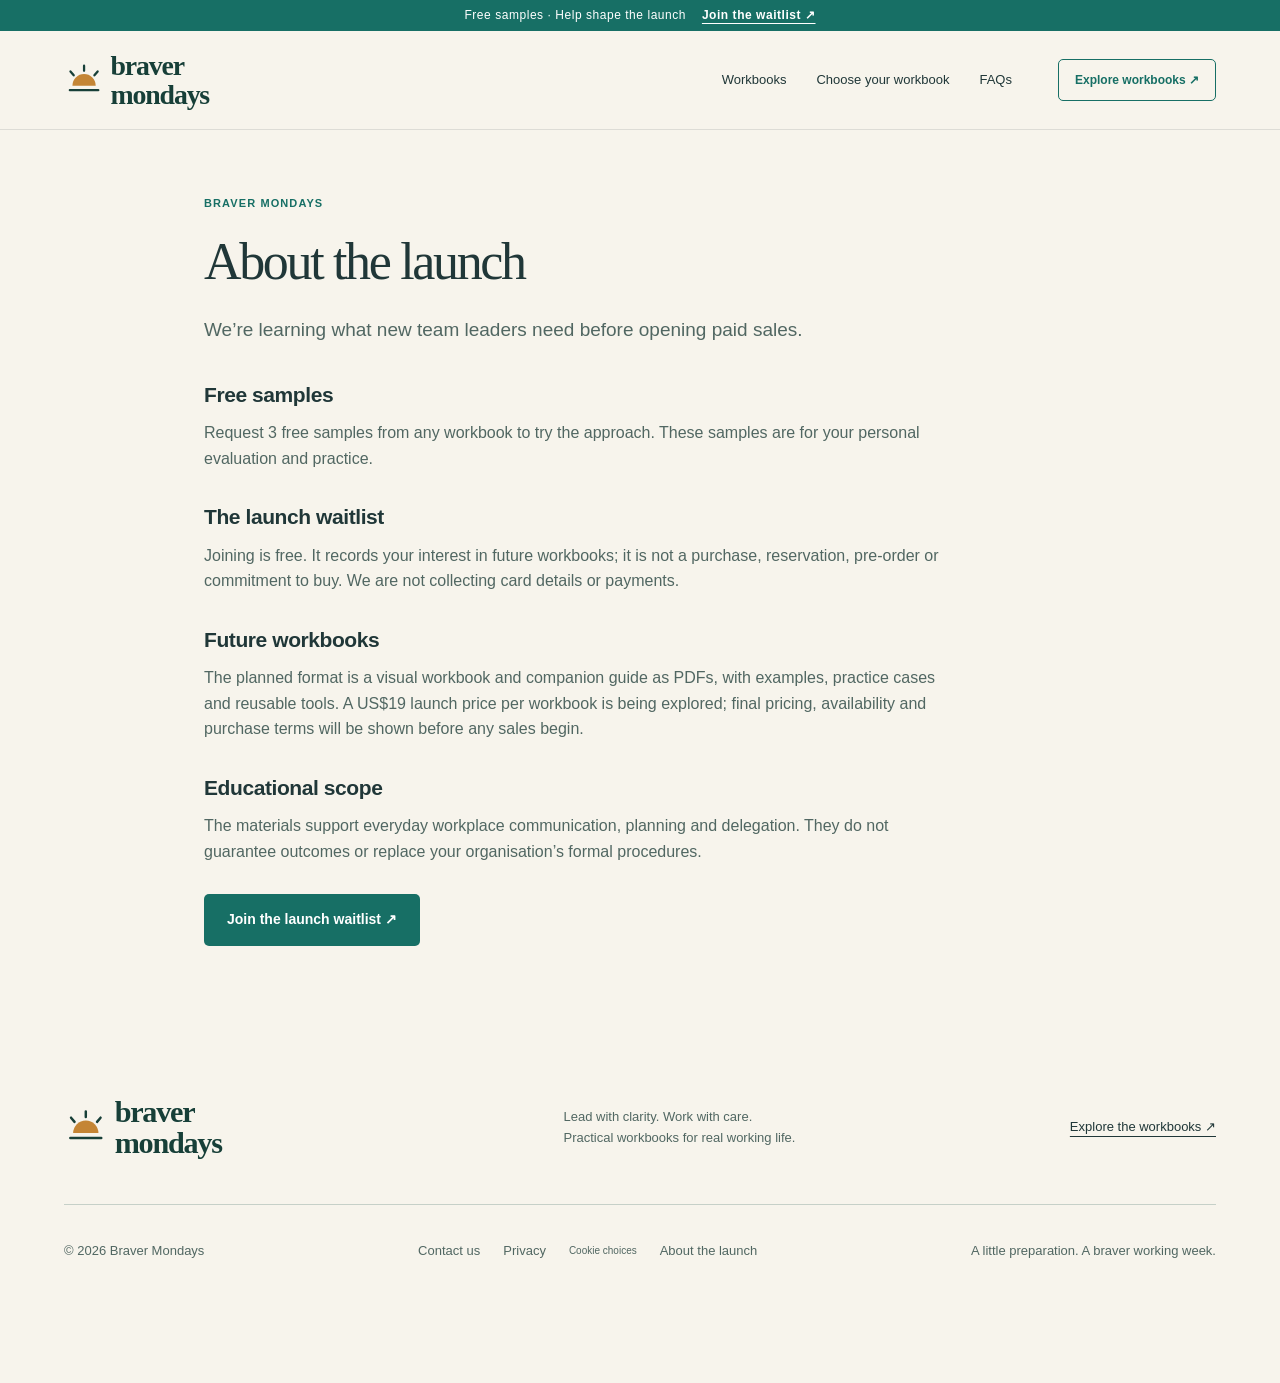
<file: terms/index.html>
<!doctype html><html lang="en"><head><meta charset="utf-8"><meta name="viewport" content="width=device-width, initial-scale=1"><title>About the launch | Braver Mondays</title><meta name="description" content="Terms and purchases for the Braver Mondays workbook preview."><meta name="theme-color" content="#176f65"><link rel="canonical" href="https://bravermondays.com/terms/"><meta property="og:type" content="website"><meta property="og:title" content="Terms and purchases"><meta property="og:description" content="Terms and purchases for the Braver Mondays workbook preview."><meta property="og:image" content="https://bravermondays.com/assets/conversation-hero.webp"><meta property="og:url" content="https://bravermondays.com/terms/"><link rel="icon" href="/assets/braver-mondays-mark.svg" type="image/svg+xml"><link rel="stylesheet" href="/styles.css?v=consistent-pricing-3"><script src="/app.js?v=consistent-pricing-2" defer></script></head>
<body data-page="legal" data-product-id="difficult-conversations"><script type="application/json" id="sample-data">[{"image": "/assets/workbook-04.webp", "title": "1 of 3 \u00b7 Separate facts from assumptions", "alt": "Separate facts from assumptions"}, {"image": "/assets/workbook-08.webp", "title": "2 of 3 \u00b7 Build your opening in four parts", "alt": "Build your opening in four parts"}, {"image": "/assets/workbook-15.webp", "title": "3 of 3 \u00b7 Your one-page conversation plan", "alt": "Your one-page conversation plan"}]</script><a class="skip-link" href="#main">Skip to content</a><div class="review-banner">Free samples · Help shape the launch <a href="/#launch-list">Join the waitlist ↗︎</a></div><header class="site-header"><div class="nav-wrap"><a class="brand" href="/" aria-label="Braver Mondays home"><img src="/assets/braver-mondays-logo.svg" alt="Braver Mondays" width="320" height="104"></a><nav aria-label="Main navigation"><a href="/workbooks/" >Workbooks</a><a href="/#choose">Choose your workbook</a><a href="/#faq">FAQs</a></nav><a class="button nav-cta" href="/workbooks/">Explore workbooks ↗︎</a><details class="mobile-menu"><summary>Menu <span aria-hidden="true">＋</span></summary><nav aria-label="Mobile navigation"><a href="/workbooks/">All workbooks</a><a href="/#choose">Compare the workbooks</a><a href="/#look-inside">See examples &amp; samples</a><a href="/#faq">Questions &amp; answers</a></nav></details></div></header>
<main id="main"><section class="legal-section section-pad"><p class="eyebrow">BRAVER MONDAYS</p><h1>About the launch</h1><p class="legal-intro">We’re learning what new team leaders need before opening paid sales.</p><h2>Free samples</h2><p>Request 3 free samples from any workbook to try the approach. These samples are for your personal evaluation and practice.</p><h2>The launch waitlist</h2><p>Joining is free. It records your interest in future workbooks; it is not a purchase, reservation, pre-order or commitment to buy. We are not collecting card details or payments.</p><h2>Future workbooks</h2><p>The planned format is a visual workbook and companion guide as PDFs, with examples, practice cases and reusable tools. A US$19 launch price per workbook is being explored; final pricing, availability and purchase terms will be shown before any sales begin.</p><h2>Educational scope</h2><p>The materials support everyday workplace communication, planning and delegation. They do not guarantee outcomes or replace your organisation’s formal procedures.</p><button class="button primary" data-waitlist="all">Join the launch waitlist ↗︎</button></section></main><footer><div class="footer-top"><a class="brand" href="/" aria-label="Braver Mondays home"><img src="/assets/braver-mondays-logo.svg" alt="Braver Mondays" width="320" height="104"></a><p>Lead with clarity. Work with care.<br>Practical workbooks for real working life.</p><a href="/workbooks/">Explore the workbooks <span aria-hidden="true">↗︎</span></a></div><div class="footer-bottom"><span>© 2026 Braver Mondays</span><div><a href="mailto:hello@bravermondays.com">Contact us</a><a href="/privacy/">Privacy</a><button class="text-button" data-cookie-settings>Cookie choices</button><a href="/terms/">About the launch</a></div><span>A little preparation. A braver working week.</span></div></footer><button type="button" class="sample-fab" data-email-sample="choose" aria-haspopup="dialog" hidden><svg viewBox="0 0 24 24" fill="none" aria-hidden="true"><rect x="3" y="5" width="18" height="14" rx="2.5" stroke="currentColor" stroke-width="1.8"/><path d="m4 7 8 6 8-6" stroke="currentColor" stroke-width="1.8" stroke-linecap="round" stroke-linejoin="round"/></svg><span>Get your free samples</span></button>

<dialog id="sample-dialog" class="sample-dialog" aria-labelledby="sample-title"><div class="sample-head"><div><p class="eyebrow">A REAL LOOK INSIDE</p><h2 id="sample-title">Try the approach for yourself.</h2></div><button class="dialog-close" data-close aria-label="Close sample viewer">×</button></div><div class="sample-controls"><button class="icon-button" id="sample-prev" aria-label="Previous sample">←</button><p id="sample-caption" aria-live="polite"></p><button class="icon-button" id="sample-next" aria-label="Next sample">→</button></div><img id="sample-image" src="/assets/workbook-04.webp" alt="Separate facts from assumptions" width="1200" height="849"><div class="sample-foot"><p>Get 3 free samples by email.</p><button class="text-button" data-email-sample="difficult-conversations">Get all 3 samples by email ↗︎</button></div></dialog>
<dialog id="cookie-dialog" aria-labelledby="cookie-title"><button class="dialog-close" data-close aria-label="Close cookie choices">×</button><p class="eyebrow">YOUR CHOICE</p><h2 id="cookie-title">Keep your visit comfortable.</h2><p id="cookie-explanation">Optional advertising tracking is currently off. Your choice is saved on this device.</p><p class="small">Your cookie choice is saved on this device. See our privacy information for details.</p><div class="cookie-actions"><button class="button secondary" data-consent="denied">Essential only</button><button class="button primary" data-consent="granted">Allow optional measurement</button></div></dialog>
<div id="cookie-banner" class="cookie-banner" hidden><p>May we use optional advertising measurement to understand which workbooks people find useful? <a href="/privacy/">Privacy details</a></p><div><button class="button secondary" data-consent="denied">Essential only</button><button class="button primary" data-consent="granted">Allow measurement</button></div></div>
<noscript><p class="noscript">Please enable JavaScript to request a free sample or join the launch waitlist. No payment is collected.</p></noscript><dialog id="email-dialog" class="signup-dialog" aria-labelledby="email-title"><button class="dialog-close" data-close aria-label="Close email signup">×</button><p class="eyebrow" id="email-eyebrow">FREE SAMPLES</p><h2 id="email-title" tabindex="-1">Get 3 free samples by email.</h2><p id="email-workshop" class="signup-intro"></p><div id="sample-summary" class="sample-summary" hidden><img id="sample-summary-img" src="/assets/workbook-01.webp" alt="" width="1200" height="849"><div><strong id="sample-summary-title"></strong><span>3 free samples from the workbook · PDF</span></div></div><ul id="waitlist-points" class="workbook-points" hidden><li>Practical exercises you complete for your own situation</li><li>Worked examples that show what good looks like</li><li>A one-page plan you can act on straight away</li></ul><form id="demand-form" method="post"><fieldset id="sample-field" class="sample-field" hidden disabled><legend>Which workbook would you like to try?</legend><div class="sample-choices"><label class="sample-choice"><img src="/assets/workbook-01.webp" alt="" width="1200" height="849" loading="lazy"><span class="choice-line"><input type="radio" name="sample_choice" value="difficult-conversations" required><span>Prepare your next difficult conversation</span></span></label><label class="sample-choice"><img src="/assets/workweek-01.webp" alt="" width="1200" height="849" loading="lazy"><span class="choice-line"><input type="radio" name="sample_choice" value="workweek" required><span>Plan a more manageable workweek</span></span></label><label class="sample-choice"><img src="/assets/delegation-01.webp" alt="" width="1200" height="849" loading="lazy"><span class="choice-line"><input type="radio" name="sample_choice" value="delegation" required><span>Delegate without taking it all back</span></span></label></div></fieldset><div id="interest-field" hidden><label for="signup-interest">What interests you most?</label><select id="signup-interest" name="fields[workshop_interest]"><option value="all">Help me choose</option><option value="difficult-conversations">Difficult conversations</option><option value="workweek">A manageable workweek</option><option value="delegation">Delegation</option><option value="bundle">The complete collection</option></select></div><div class="signup-fields"><div class="name-field"><label for="signup-name">First name <span class="optional">(optional)</span></label><input id="signup-name" type="text" name="fields[first_name]" autocomplete="given-name" placeholder="e.g. Anna" maxlength="60" disabled></div><div class="email-field"><label for="signup-email">Your email address</label><input id="signup-email" type="email" name="email_address" required autocomplete="email" inputmode="email" placeholder="you@example.com" maxlength="254" disabled aria-describedby="email-purpose signup-status"></div></div><button id="signup-submit" type="submit" class="button primary" disabled>Send my free samples ↗︎</button><p id="signup-status" role="status" aria-live="polite">Email signup is being connected. No address is collected yet.</p><ol class="signup-steps" aria-label="What happens next"><li><b aria-hidden="true">1</b><span>Enter your email</span></li><li><b aria-hidden="true">2</b><span>Confirm in your inbox</span></li><li><b aria-hidden="true">3</b><span id="signup-step-3">Your samples open</span></li></ol><ul id="signup-trust" class="signup-trust"><li>Free</li><li>No card needed</li><li>Unsubscribe anytime</li></ul><p id="email-purpose" class="small">We’ll send your samples and a confirmation email. Sample requests do not add you to launch announcements.</p><p class="small signup-legal"><a href="/privacy/">Privacy details</a> · <a href="https://kit.com/" target="_blank" rel="noopener">Powered by Kit</a></p></form><button id="switch-waitlist" class="text-button">Also interested in the launch? Join the waitlist ↗︎</button><div id="signup-success" class="signup-success" hidden><div class="success-icon" aria-hidden="true"><svg viewBox="0 0 24 24" fill="none"><rect x="3" y="5" width="18" height="14" rx="2.5" stroke="currentColor" stroke-width="1.7"/><path d="m4 7 8 6 8-6" stroke="currentColor" stroke-width="1.7" stroke-linecap="round" stroke-linejoin="round"/></svg></div><p class="eyebrow">ALMOST THERE</p><h2 id="success-title" tabindex="-1">Check your inbox</h2><p class="success-text">We’ve sent a confirmation email to <strong id="success-email"></strong>.</p><p class="success-text" id="success-next"></p><ol class="success-steps" aria-label="Your progress"><li class="done"><b aria-hidden="true">✓</b><span>Email sent</span></li><li class="current" aria-current="step"><b aria-hidden="true">2</b><span>Confirm in your inbox</span></li><li><b aria-hidden="true">3</b><span id="success-step-3">Your samples open</span></li></ol><p class="success-tip">Not there in a couple of minutes? Check your <strong>Spam</strong> or <strong>Promotions</strong> folder.</p><div class="success-actions"><a id="success-mail" class="button primary" href="https://mail.google.com/" target="_blank" rel="noopener" hidden>Open Gmail ↗︎</a><button type="button" class="button secondary" data-close>Done</button></div><button type="button" id="success-retry" class="text-button">Used the wrong email? Try again</button><p id="success-help" class="success-help" hidden>Still nothing after 10 minutes? <button type="button" class="text-button" data-contact data-topic="samples">Let us know</button></p></div></dialog><dialog id="contact-dialog" class="signup-dialog contact-dialog" aria-labelledby="contact-title"><button class="dialog-close" data-close aria-label="Close contact form">×</button><div id="contact-start"><p class="eyebrow">CONTACT US</p><h2 id="contact-title" tabindex="-1">How can we help?</h2><p class="signup-intro">Send us a message and we’ll reply by email. If your samples didn’t arrive, tell us which workbook you asked for.</p><form id="contact-form"><div class="signup-fields"><div><label for="contact-name">Your name <span class="optional">(optional)</span></label><input id="contact-name" name="name" type="text" autocomplete="name" maxlength="80" placeholder="e.g. Anna"></div><div><label for="contact-email">Your email address</label><input id="contact-email" name="email" type="email" required autocomplete="email" inputmode="email" maxlength="254" placeholder="you@example.com"></div></div><div><label for="contact-topic">What’s it about?</label><select id="contact-topic" name="topic"><option value="samples">My samples didn’t arrive</option><option value="workbook">A question about a workbook</option><option value="other">Something else</option></select></div><div><label for="contact-message">Your message</label><textarea id="contact-message" name="message" required rows="4" maxlength="3000" placeholder="Tell us a little about what happened…"></textarea></div><input type="checkbox" name="botcheck" class="hp-field" tabindex="-1" autocomplete="off" aria-hidden="true"><button id="contact-submit" type="submit" class="button primary">Send message ↗︎</button><p id="contact-status" role="status" aria-live="polite"></p><p class="small">We only use your details to reply to you. <a href="/privacy/">Privacy details</a></p></form></div><div id="contact-done" class="signup-success" hidden><div class="success-icon" aria-hidden="true"><svg viewBox="0 0 24 24" fill="none"><rect x="3" y="5" width="18" height="14" rx="2.5" stroke="currentColor" stroke-width="1.7"/><path d="m4 7 8 6 8-6" stroke="currentColor" stroke-width="1.7" stroke-linecap="round" stroke-linejoin="round"/></svg></div><p class="eyebrow">MESSAGE SENT</p><h2 id="contact-done-title" tabindex="-1">Thanks, we’ll be in touch</h2><p class="success-text">We’ve got your message and will reply to the email address you gave us.</p><div class="success-actions"><button type="button" class="button secondary" data-close>Close</button></div></div></dialog></body></html>
</file>
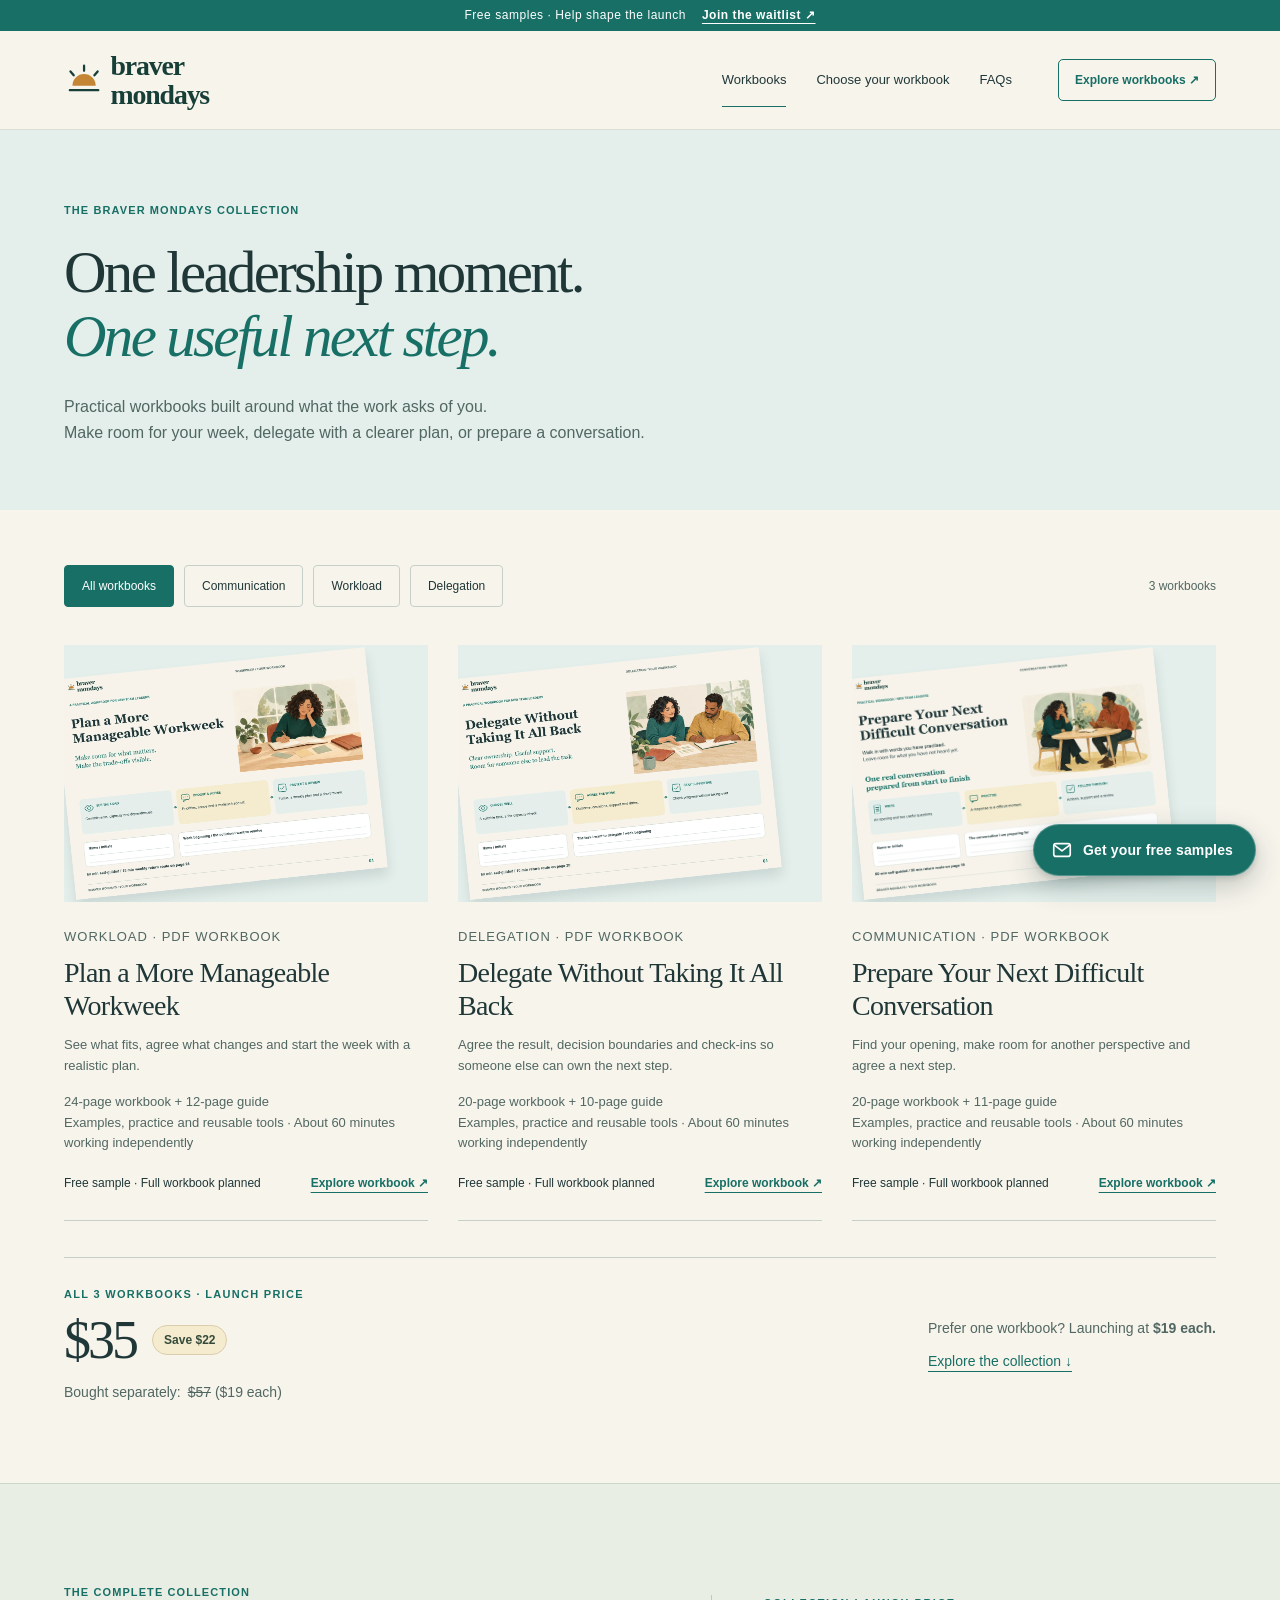
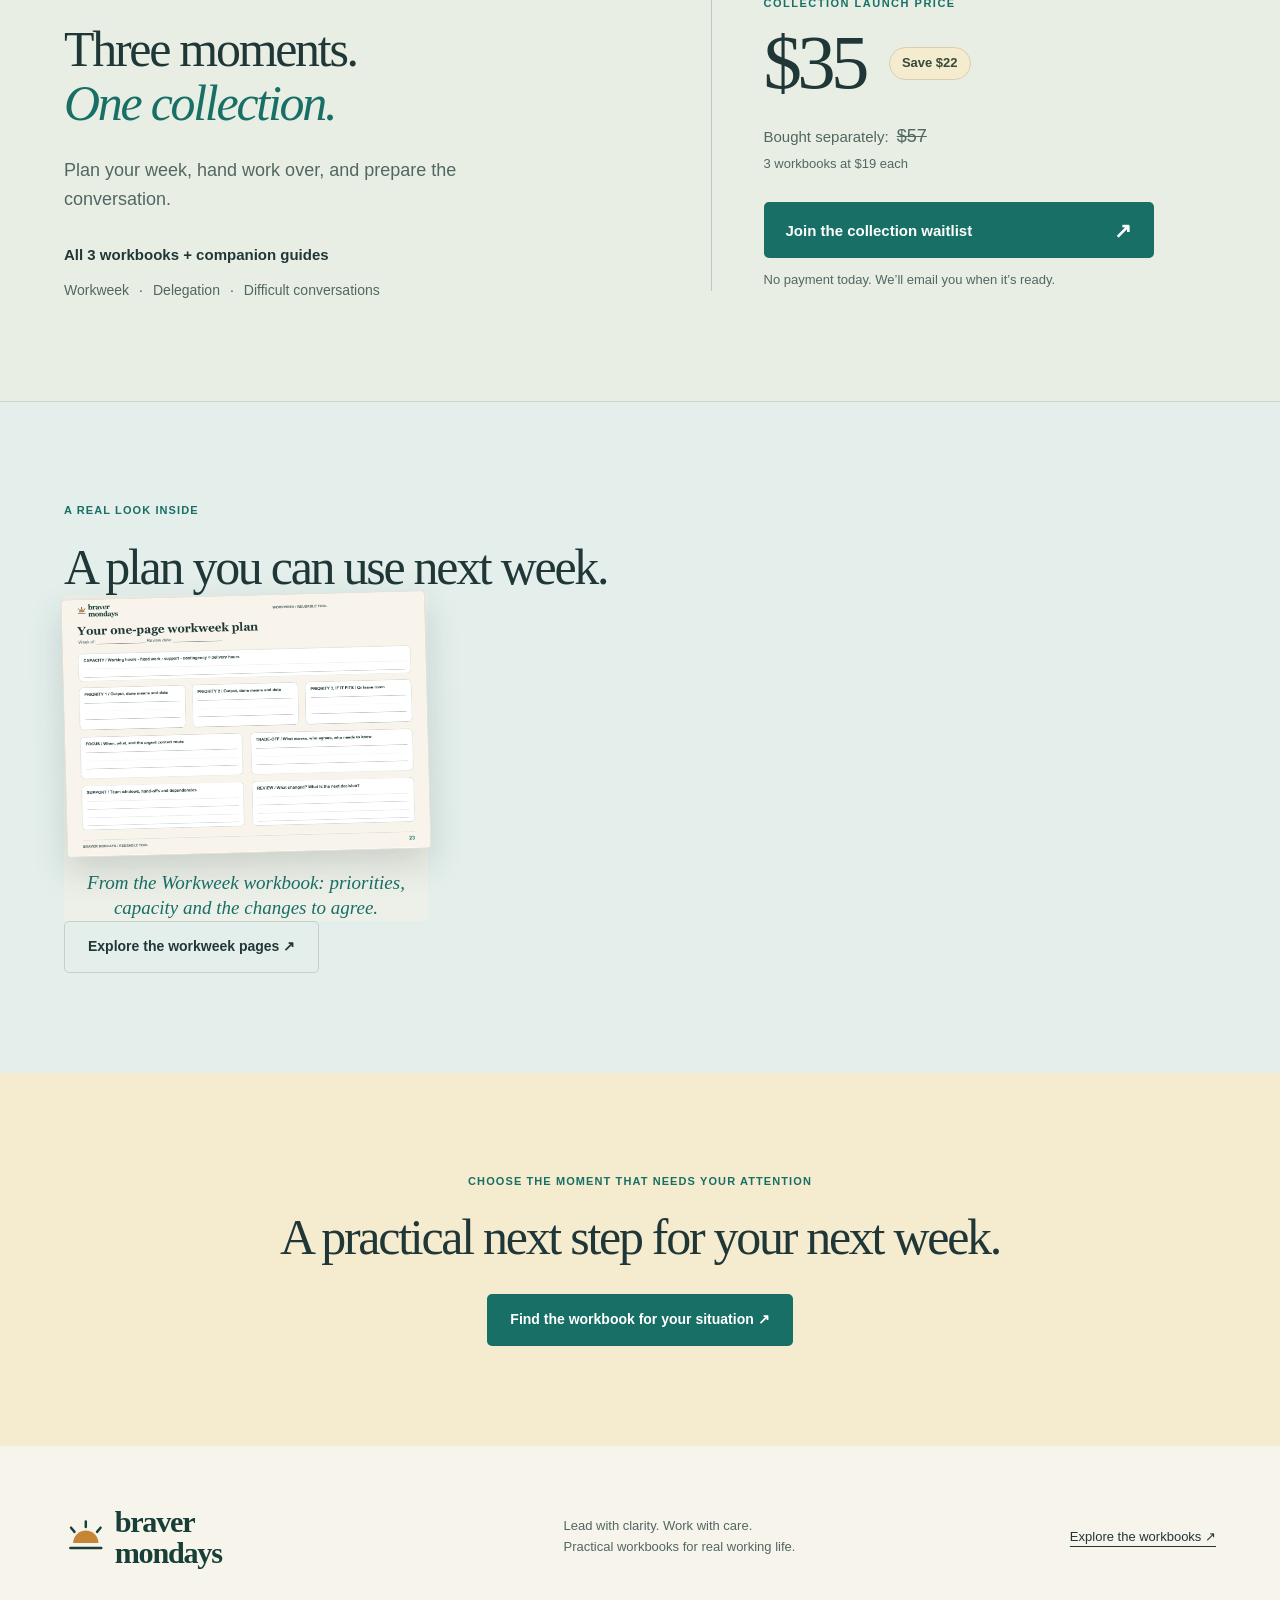
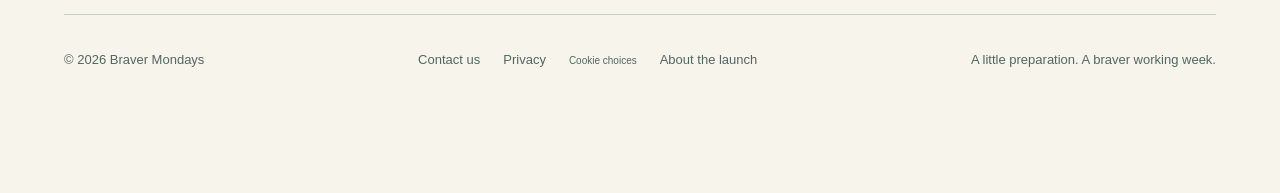
<file: workbooks/index.html>
<!doctype html><html lang="en"><head><meta charset="utf-8"><meta name="viewport" content="width=device-width, initial-scale=1"><title>Practical workbooks for new team leaders | Braver Mondays</title><meta name="description" content="Explore the Braver Mondays workbook collection, covering difficult conversations, workload planning and delegation."><meta name="theme-color" content="#176f65"><link rel="canonical" href="https://bravermondays.com/workbooks/"><meta property="og:type" content="website"><meta property="og:title" content="Practical workbooks for new team leaders"><meta property="og:description" content="Explore the Braver Mondays workbook collection, covering difficult conversations, workload planning and delegation."><meta property="og:image" content="https://bravermondays.com/assets/conversation-hero.webp"><meta property="og:url" content="https://bravermondays.com/workbooks/"><link rel="icon" href="/assets/braver-mondays-mark.svg" type="image/svg+xml"><link rel="stylesheet" href="/styles.css?v=consistent-pricing-3"><script src="/app.js?v=consistent-pricing-2" defer></script><style>
/* Collection offer: a clear price, an honest comparison and one next step. */
.bundle-refresh{grid-template-columns:minmax(0,1.1fr) minmax(0,1fr);gap:8%;align-items:center;background:#e9eee4}
.bundle-refresh .bundle-story>h2{margin-bottom:24px}
.bundle-refresh .bundle-description{font-size:18px;line-height:1.65;max-width:440px;margin:0 0 28px}
.bundle-refresh .bundle-includes{font-size:15px;font-weight:700;color:var(--ink);margin:0 0 12px}
.bundle-topics{list-style:none;display:flex;flex-wrap:wrap;gap:8px 0;padding:0;margin:0;color:var(--muted);font-size:14px}
.bundle-topics li+li::before{content:"·";padding:0 10px;color:var(--teal)}
.bundle-pricing{border-left:1px solid #bacbbf;padding-left:clamp(28px,4vw,60px)}
.bundle-refresh .bundle-pricing>.eyebrow{margin-bottom:14px;font-size:11px;letter-spacing:1.5px}
.bundle-price-row{display:flex;align-items:center;gap:24px;flex-wrap:wrap}
.bundle-amount{font:400 clamp(72px,7vw,96px)/1 var(--serif);letter-spacing:-.06em;color:var(--ink)}
.bundle-saving{background:var(--butter);color:#334b3a;border:1px solid #daceac;border-radius:99px;padding:8px 15px;font:700 14px/1.4 var(--sans);white-space:nowrap}
.bundle-refresh .bundle-comparison{font-size:15px;line-height:1.6;margin:20px 0 28px}
.bundle-comparison s{font-size:18px;text-decoration-thickness:1px;margin-left:4px}
.bundle-comparison>span{display:block;font-size:13px;margin-top:3px}
.bundle-refresh .bundle-join{width:100%;max-width:390px;justify-content:space-between;min-height:56px;padding:16px 22px;font-size:15px;border-radius:5px}
.bundle-refresh .bundle-reassurance{font-size:13px;line-height:1.6;margin:12px 0 0;max-width:390px}
@media(max-width:760px){
 .bundle-refresh{grid-template-columns:1fr;gap:30px;padding-top:48px;padding-bottom:48px}
 .bundle-refresh .bundle-story>h2{font-size:40px;margin-bottom:18px}
 .bundle-refresh .bundle-description{font-size:16px;margin-bottom:22px}
 .bundle-pricing{border-left:0;border-top:1px solid #bacbbf;padding:28px 0 0}
 .bundle-price-row{gap:24px}
 .bundle-amount{font-size:80px}
 .bundle-refresh .bundle-comparison{margin:16px 0 24px}
 .bundle-refresh .bundle-join{max-width:none}
}
@media(prefers-reduced-motion:reduce){.bundle-refresh .bundle-join{transition:none;transform:none}}
</style></head>
<body data-page="catalog" data-product-id="difficult-conversations"><script type="application/json" id="sample-data">[{"image": "/assets/workbook-04.webp", "title": "1 of 3 \u00b7 Separate facts from assumptions", "alt": "Separate facts from assumptions"}, {"image": "/assets/workbook-08.webp", "title": "2 of 3 \u00b7 Build your opening in four parts", "alt": "Build your opening in four parts"}, {"image": "/assets/workbook-15.webp", "title": "3 of 3 \u00b7 Your one-page conversation plan", "alt": "Your one-page conversation plan"}]</script><a class="skip-link" href="#main">Skip to content</a><div class="review-banner">Free samples · Help shape the launch <a href="/#launch-list">Join the waitlist ↗︎</a></div><header class="site-header"><div class="nav-wrap"><a class="brand" href="/" aria-label="Braver Mondays home"><img src="/assets/braver-mondays-logo.svg" alt="Braver Mondays" width="320" height="104"></a><nav aria-label="Main navigation"><a href="/workbooks/" aria-current="page">Workbooks</a><a href="/#choose">Choose your workbook</a><a href="/#faq">FAQs</a></nav><a class="button nav-cta" href="/workbooks/">Explore workbooks ↗︎</a><details class="mobile-menu"><summary>Menu <span aria-hidden="true">＋</span></summary><nav aria-label="Mobile navigation"><a href="/workbooks/">All workbooks</a><a href="/#choose">Compare the workbooks</a><a href="/#look-inside">See examples &amp; samples</a><a href="/#faq">Questions &amp; answers</a></nav></details></div></header>
<main id="main"><section class="catalog-hero section-pad"><p class="eyebrow">THE BRAVER MONDAYS COLLECTION</p><h1>One leadership moment.<br><em>One useful next step.</em></h1><p>Practical workbooks built around what the work asks of you.<br>Make room for your week, delegate with a clearer plan, or prepare a conversation.</p></section><section class="catalog-section section-pad"><div class="catalog-toolbar"><div class="filter-group" aria-label="Filter workbooks"><button class="filter active" data-filter="All" aria-pressed="true">All workbooks</button><button class="filter" data-filter="Communication" aria-pressed="false">Communication</button><button class="filter" data-filter="Workload" aria-pressed="false">Workload</button><button class="filter" data-filter="Delegation" aria-pressed="false">Delegation</button></div><p id="catalog-count" aria-live="polite">3 workbooks</p></div><div id="catalog-grid" class="catalog-grid"></div><div class="catalog-pricing"><span class="launch-pricing"><span class="launch-pricing-label">ALL 3 WORKBOOKS · LAUNCH PRICE</span><span class="launch-pricing-main"><strong class="launch-pricing-amount">$35</strong><span class="launch-pricing-saving">Save $22</span></span><span class="launch-pricing-comparison">Bought separately: <s aria-label="57 dollars">$57</s> <span>($19 each)</span></span></span><p>Prefer one workbook? Launching at <strong>$19 each.</strong><br><a href="#bundle">Explore the collection <span aria-hidden="true">↓</span></a></p></div></section><section class="bundle-offer bundle-refresh section-pad" id="bundle" aria-labelledby="bundle-heading">
  <div class="bundle-story">
    <p class="eyebrow">THE COMPLETE COLLECTION</p>
    <h2 id="bundle-heading">Three moments.<br><em>One collection.</em></h2>
    <p class="bundle-description">Plan your week, hand work over, and prepare the conversation.</p>
    <p class="bundle-includes">All 3 workbooks + companion guides</p>
    <ul class="bundle-topics" aria-label="Workbooks included"><li>Workweek</li><li>Delegation</li><li>Difficult conversations</li></ul>
  </div>
  <div class="bundle-pricing">
    <p class="eyebrow">COLLECTION LAUNCH PRICE</p>
    <div class="bundle-price-row"><span class="bundle-amount">$35</span><span class="bundle-saving">Save $22</span></div>
    <p class="bundle-comparison">Bought separately: <s aria-label="57 dollars">$57</s><span>3 workbooks at $19 each</span></p>
    <button class="button primary bundle-join" data-waitlist="bundle">Join the collection waitlist <span aria-hidden="true">↗</span></button>
    <p class="bundle-reassurance">No payment today. We’ll email you when it’s ready.</p>
  </div>
</section><section class="home-inside section-pad" id="look-inside"><p class="eyebrow">A REAL LOOK INSIDE</p><h2>A plan you can use next week.</h2><div class="inside-gallery"><figure><a href="/workbooks/manageable-workweek/#inside"><img src="/assets/workweek-23.webp" alt="Actual workbook page: your one-page weekly plan" width="1200" height="849" loading="lazy"></a><figcaption>From the Workweek workbook: priorities, capacity and the changes to agree.</figcaption></figure></div><a class="button secondary" href="/workbooks/manageable-workweek/#inside">Explore the workweek pages ↗︎</a></section><section class="catalog-cta section-pad"><p class="eyebrow">CHOOSE THE MOMENT THAT NEEDS YOUR ATTENTION</p><h2>A practical next step for your next week.</h2><a class="button primary" href="/#choose">Find the workbook for your situation ↗︎</a></section></main><footer><div class="footer-top"><a class="brand" href="/" aria-label="Braver Mondays home"><img src="/assets/braver-mondays-logo.svg" alt="Braver Mondays" width="320" height="104"></a><p>Lead with clarity. Work with care.<br>Practical workbooks for real working life.</p><a href="/workbooks/">Explore the workbooks <span aria-hidden="true">↗︎</span></a></div><div class="footer-bottom"><span>© 2026 Braver Mondays</span><div><a href="mailto:hello@bravermondays.com">Contact us</a><a href="/privacy/">Privacy</a><button class="text-button" data-cookie-settings>Cookie choices</button><a href="/terms/">About the launch</a></div><span>A little preparation. A braver working week.</span></div></footer><button type="button" class="sample-fab" data-email-sample="choose" aria-haspopup="dialog" hidden><svg viewBox="0 0 24 24" fill="none" aria-hidden="true"><rect x="3" y="5" width="18" height="14" rx="2.5" stroke="currentColor" stroke-width="1.8"/><path d="m4 7 8 6 8-6" stroke="currentColor" stroke-width="1.8" stroke-linecap="round" stroke-linejoin="round"/></svg><span>Get your free samples</span></button>

<dialog id="sample-dialog" class="sample-dialog" aria-labelledby="sample-title"><div class="sample-head"><div><p class="eyebrow">A REAL LOOK INSIDE</p><h2 id="sample-title">Try the approach for yourself.</h2></div><button class="dialog-close" data-close aria-label="Close sample viewer">×</button></div><div class="sample-controls"><button class="icon-button" id="sample-prev" aria-label="Previous sample">←</button><p id="sample-caption" aria-live="polite"></p><button class="icon-button" id="sample-next" aria-label="Next sample">→</button></div><img id="sample-image" src="/assets/workbook-04.webp" alt="Separate facts from assumptions" width="1200" height="849"><div class="sample-foot"><p>Get 3 free samples by email.</p><button class="text-button" data-email-sample="difficult-conversations">Get all 3 samples by email ↗︎</button></div></dialog>
<dialog id="cookie-dialog" aria-labelledby="cookie-title"><button class="dialog-close" data-close aria-label="Close cookie choices">×</button><p class="eyebrow">YOUR CHOICE</p><h2 id="cookie-title">Keep your visit comfortable.</h2><p id="cookie-explanation">Optional advertising tracking is currently off. Your choice is saved on this device.</p><p class="small">Your cookie choice is saved on this device. See our privacy information for details.</p><div class="cookie-actions"><button class="button secondary" data-consent="denied">Essential only</button><button class="button primary" data-consent="granted">Allow optional measurement</button></div></dialog>
<div id="cookie-banner" class="cookie-banner" hidden><p>May we use optional advertising measurement to understand which workbooks people find useful? <a href="/privacy/">Privacy details</a></p><div><button class="button secondary" data-consent="denied">Essential only</button><button class="button primary" data-consent="granted">Allow measurement</button></div></div>
<noscript><p class="noscript">Please enable JavaScript to request a free sample or join the launch waitlist. No payment is collected.</p></noscript><dialog id="email-dialog" class="signup-dialog" aria-labelledby="email-title"><button class="dialog-close" data-close aria-label="Close email signup">×</button><p class="eyebrow" id="email-eyebrow">FREE SAMPLES</p><h2 id="email-title" tabindex="-1">Get 3 free samples by email.</h2><p id="email-workshop" class="signup-intro"></p><div id="sample-summary" class="sample-summary" hidden><img id="sample-summary-img" src="/assets/workbook-01.webp" alt="" width="1200" height="849"><div><strong id="sample-summary-title"></strong><span>3 free samples from the workbook · PDF</span></div></div><ul id="waitlist-points" class="workbook-points" hidden><li>Practical exercises you complete for your own situation</li><li>Worked examples that show what good looks like</li><li>A one-page plan you can act on straight away</li></ul><form id="demand-form" method="post"><fieldset id="sample-field" class="sample-field" hidden disabled><legend>Which workbook would you like to try?</legend><div class="sample-choices"><label class="sample-choice"><img src="/assets/workbook-01.webp" alt="" width="1200" height="849" loading="lazy"><span class="choice-line"><input type="radio" name="sample_choice" value="difficult-conversations" required><span>Prepare your next difficult conversation</span></span></label><label class="sample-choice"><img src="/assets/workweek-01.webp" alt="" width="1200" height="849" loading="lazy"><span class="choice-line"><input type="radio" name="sample_choice" value="workweek" required><span>Plan a more manageable workweek</span></span></label><label class="sample-choice"><img src="/assets/delegation-01.webp" alt="" width="1200" height="849" loading="lazy"><span class="choice-line"><input type="radio" name="sample_choice" value="delegation" required><span>Delegate without taking it all back</span></span></label></div></fieldset><div id="interest-field" hidden><label for="signup-interest">What interests you most?</label><select id="signup-interest" name="fields[workshop_interest]"><option value="all">Help me choose</option><option value="difficult-conversations">Difficult conversations</option><option value="workweek">A manageable workweek</option><option value="delegation">Delegation</option><option value="bundle">The complete collection</option></select></div><div class="signup-fields"><div class="name-field"><label for="signup-name">First name <span class="optional">(optional)</span></label><input id="signup-name" type="text" name="fields[first_name]" autocomplete="given-name" placeholder="e.g. Anna" maxlength="60" disabled></div><div class="email-field"><label for="signup-email">Your email address</label><input id="signup-email" type="email" name="email_address" required autocomplete="email" inputmode="email" placeholder="you@example.com" maxlength="254" disabled aria-describedby="email-purpose signup-status"></div></div><button id="signup-submit" type="submit" class="button primary" disabled>Send my free samples ↗︎</button><p id="signup-status" role="status" aria-live="polite">Email signup is being connected. No address is collected yet.</p><ol class="signup-steps" aria-label="What happens next"><li><b aria-hidden="true">1</b><span>Enter your email</span></li><li><b aria-hidden="true">2</b><span>Confirm in your inbox</span></li><li><b aria-hidden="true">3</b><span id="signup-step-3">Your samples open</span></li></ol><ul id="signup-trust" class="signup-trust"><li>Free</li><li>No card needed</li><li>Unsubscribe anytime</li></ul><p id="email-purpose" class="small">We’ll send your samples and a confirmation email. Sample requests do not add you to launch announcements.</p><p class="small signup-legal"><a href="/privacy/">Privacy details</a> · <a href="https://kit.com/" target="_blank" rel="noopener">Powered by Kit</a></p></form><button id="switch-waitlist" class="text-button">Also interested in the launch? Join the waitlist ↗︎</button><div id="signup-success" class="signup-success" hidden><div class="success-icon" aria-hidden="true"><svg viewBox="0 0 24 24" fill="none"><rect x="3" y="5" width="18" height="14" rx="2.5" stroke="currentColor" stroke-width="1.7"/><path d="m4 7 8 6 8-6" stroke="currentColor" stroke-width="1.7" stroke-linecap="round" stroke-linejoin="round"/></svg></div><p class="eyebrow">ALMOST THERE</p><h2 id="success-title" tabindex="-1">Check your inbox</h2><p class="success-text">We’ve sent a confirmation email to <strong id="success-email"></strong>.</p><p class="success-text" id="success-next"></p><ol class="success-steps" aria-label="Your progress"><li class="done"><b aria-hidden="true">✓</b><span>Email sent</span></li><li class="current" aria-current="step"><b aria-hidden="true">2</b><span>Confirm in your inbox</span></li><li><b aria-hidden="true">3</b><span id="success-step-3">Your samples open</span></li></ol><p class="success-tip">Not there in a couple of minutes? Check your <strong>Spam</strong> or <strong>Promotions</strong> folder.</p><div class="success-actions"><a id="success-mail" class="button primary" href="https://mail.google.com/" target="_blank" rel="noopener" hidden>Open Gmail ↗︎</a><button type="button" class="button secondary" data-close>Done</button></div><button type="button" id="success-retry" class="text-button">Used the wrong email? Try again</button><p id="success-help" class="success-help" hidden>Still nothing after 10 minutes? <button type="button" class="text-button" data-contact data-topic="samples">Let us know</button></p></div></dialog><dialog id="contact-dialog" class="signup-dialog contact-dialog" aria-labelledby="contact-title"><button class="dialog-close" data-close aria-label="Close contact form">×</button><div id="contact-start"><p class="eyebrow">CONTACT US</p><h2 id="contact-title" tabindex="-1">How can we help?</h2><p class="signup-intro">Send us a message and we’ll reply by email. If your samples didn’t arrive, tell us which workbook you asked for.</p><form id="contact-form"><div class="signup-fields"><div><label for="contact-name">Your name <span class="optional">(optional)</span></label><input id="contact-name" name="name" type="text" autocomplete="name" maxlength="80" placeholder="e.g. Anna"></div><div><label for="contact-email">Your email address</label><input id="contact-email" name="email" type="email" required autocomplete="email" inputmode="email" maxlength="254" placeholder="you@example.com"></div></div><div><label for="contact-topic">What’s it about?</label><select id="contact-topic" name="topic"><option value="samples">My samples didn’t arrive</option><option value="workbook">A question about a workbook</option><option value="other">Something else</option></select></div><div><label for="contact-message">Your message</label><textarea id="contact-message" name="message" required rows="4" maxlength="3000" placeholder="Tell us a little about what happened…"></textarea></div><input type="checkbox" name="botcheck" class="hp-field" tabindex="-1" autocomplete="off" aria-hidden="true"><button id="contact-submit" type="submit" class="button primary">Send message ↗︎</button><p id="contact-status" role="status" aria-live="polite"></p><p class="small">We only use your details to reply to you. <a href="/privacy/">Privacy details</a></p></form></div><div id="contact-done" class="signup-success" hidden><div class="success-icon" aria-hidden="true"><svg viewBox="0 0 24 24" fill="none"><rect x="3" y="5" width="18" height="14" rx="2.5" stroke="currentColor" stroke-width="1.7"/><path d="m4 7 8 6 8-6" stroke="currentColor" stroke-width="1.7" stroke-linecap="round" stroke-linejoin="round"/></svg></div><p class="eyebrow">MESSAGE SENT</p><h2 id="contact-done-title" tabindex="-1">Thanks, we’ll be in touch</h2><p class="success-text">We’ve got your message and will reply to the email address you gave us.</p><div class="success-actions"><button type="button" class="button secondary" data-close>Close</button></div></div></dialog></body></html>
</file>
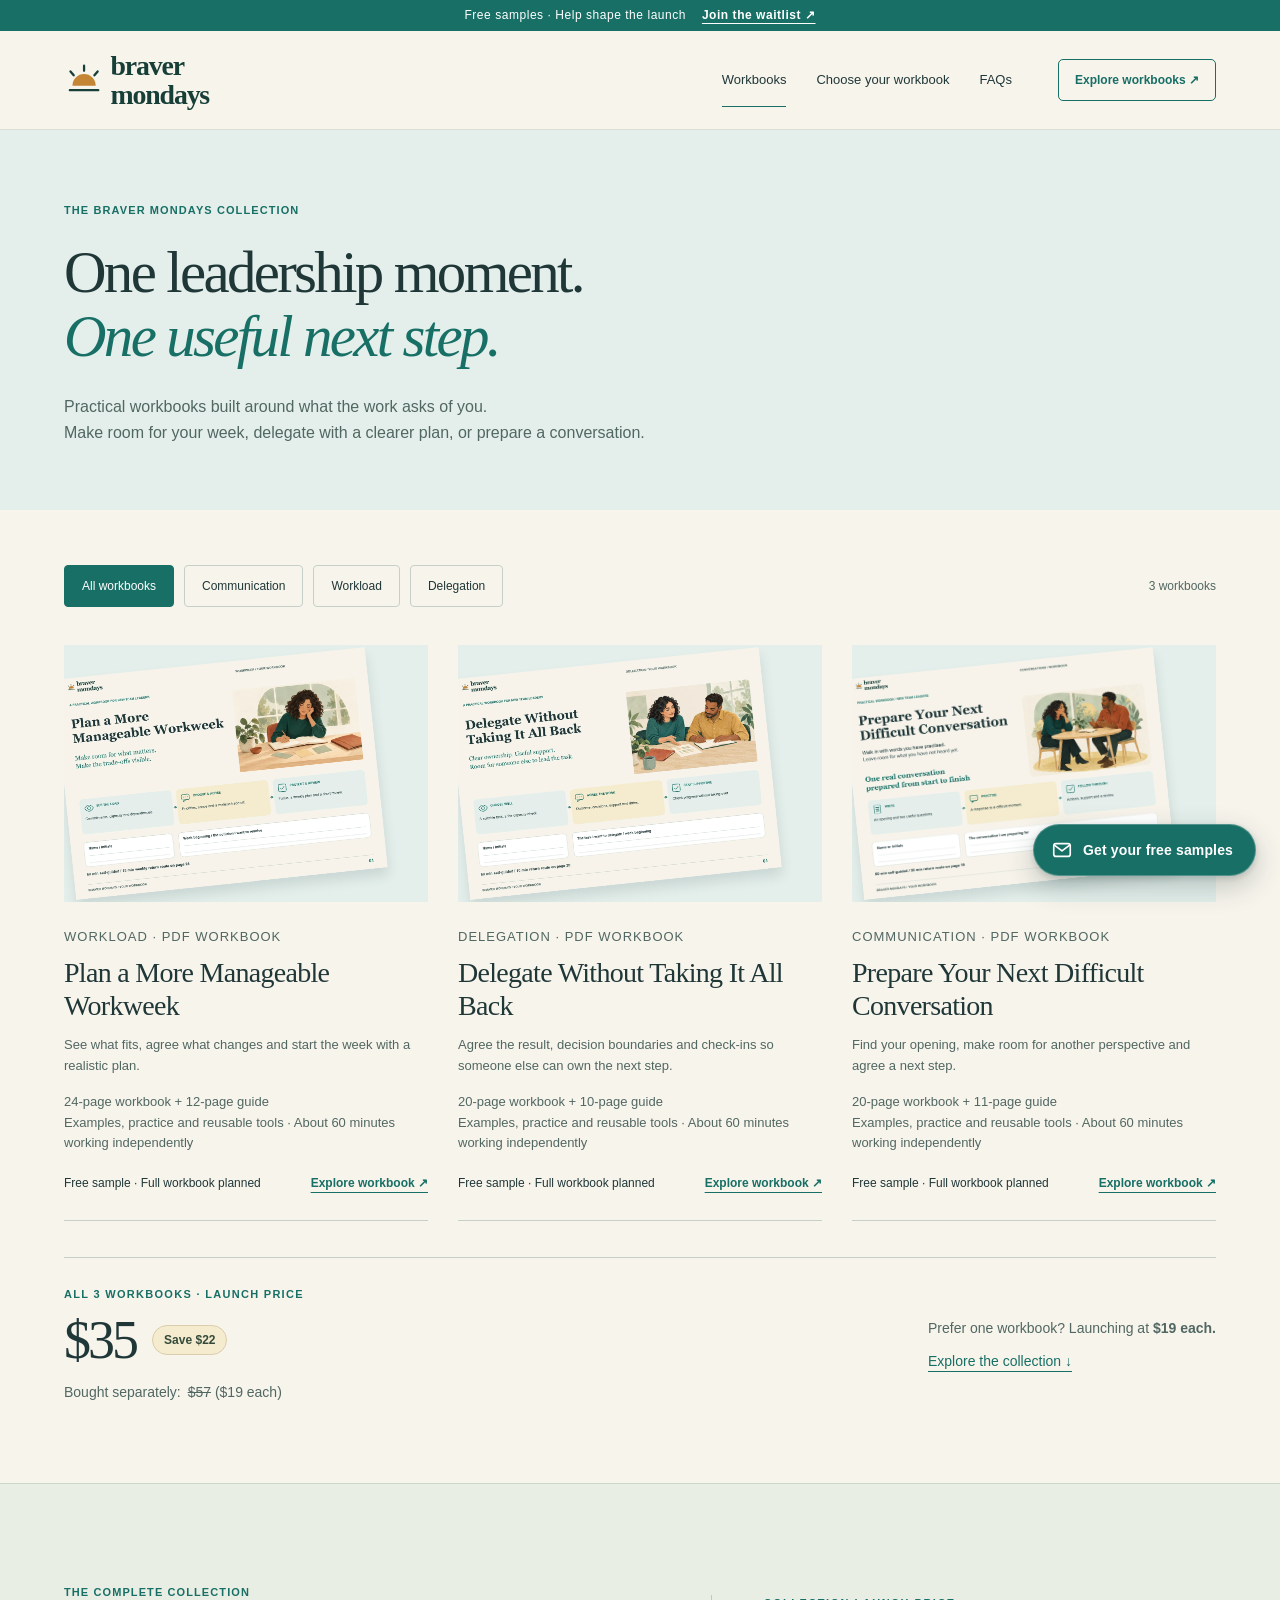
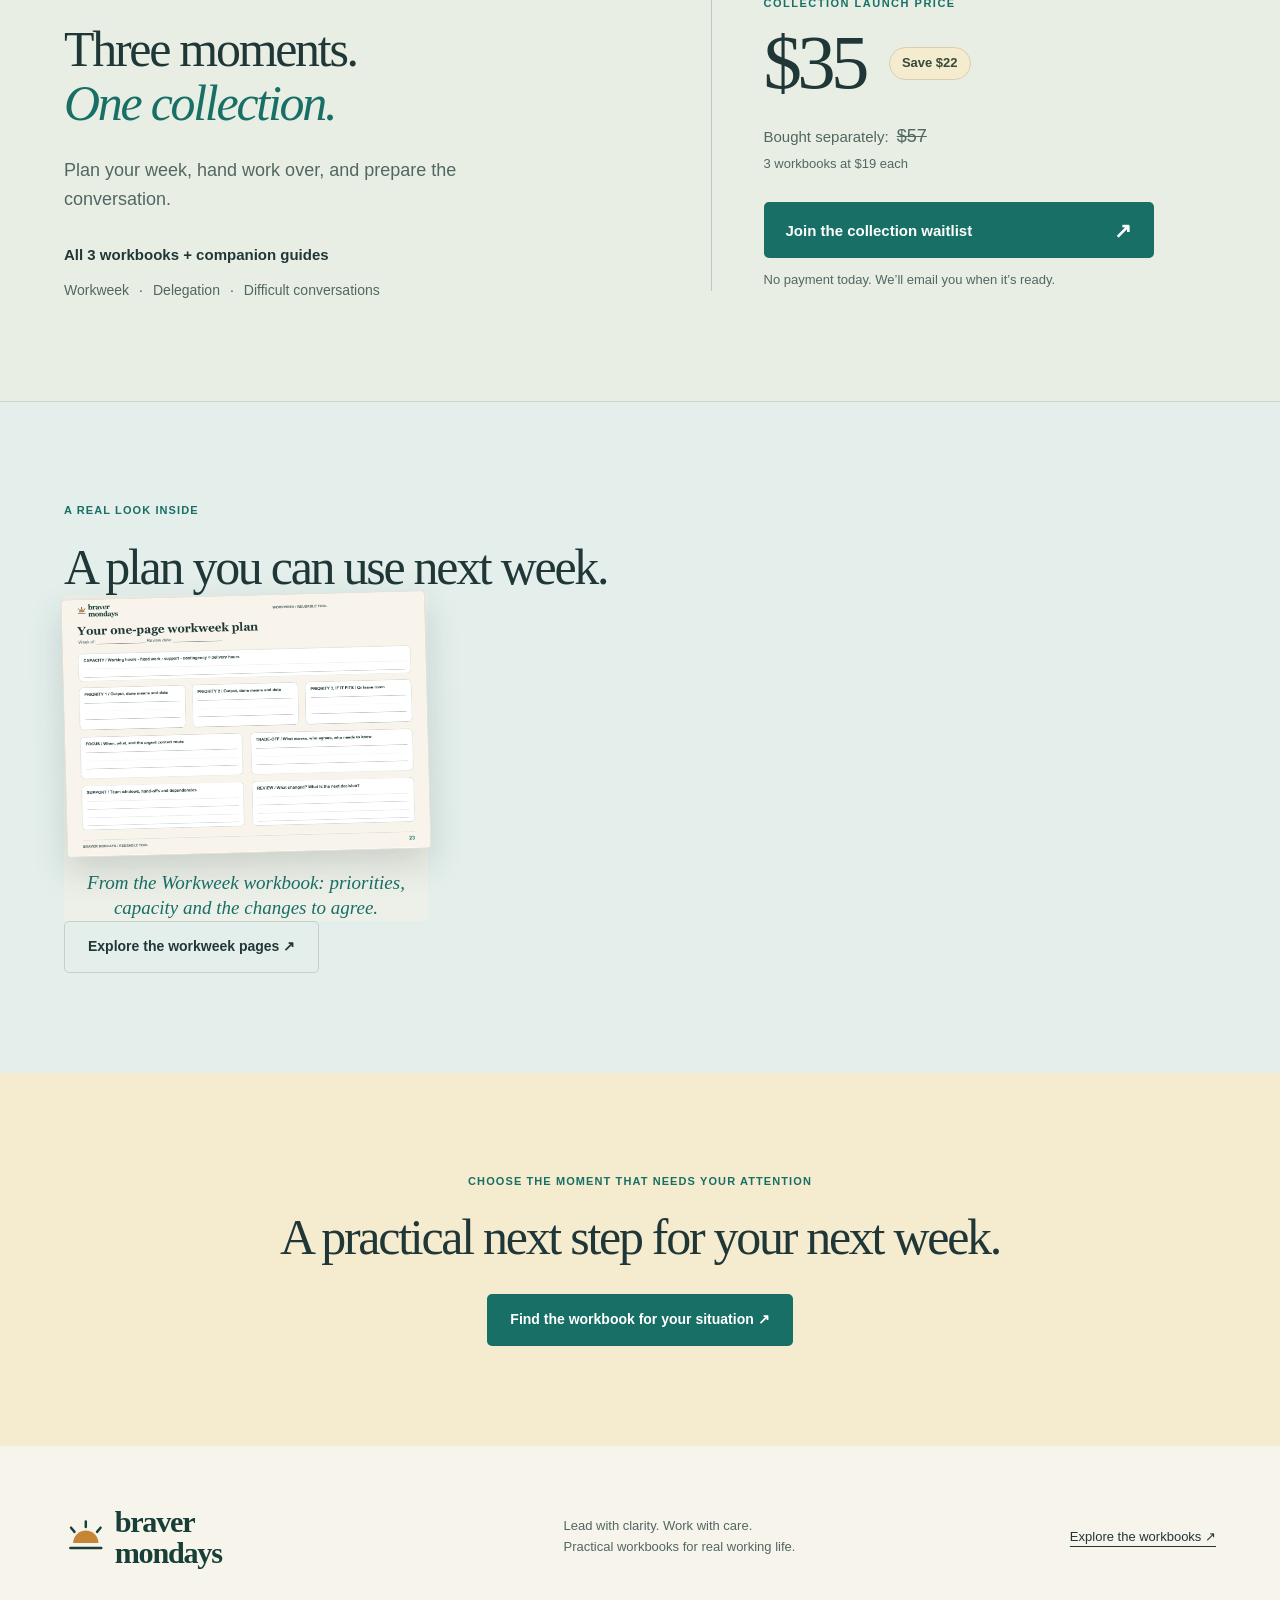
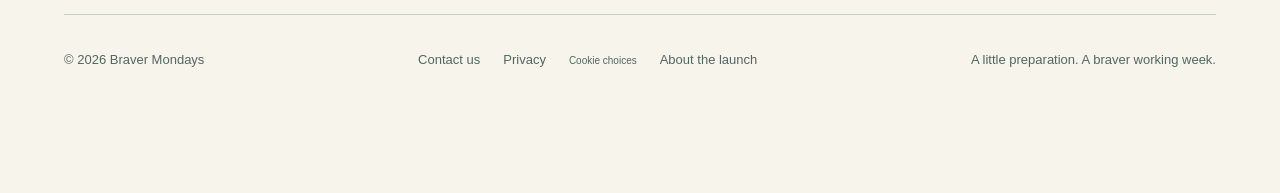
<file: workshops/index.html>
<!doctype html>
<html lang="en"><head><meta charset="utf-8"><meta name="viewport" content="width=device-width, initial-scale=1">
<title>This page has moved | Braver Mondays</title>
<meta name="robots" content="noindex">
<link rel="canonical" href="https://bravermondays.com/workbooks/">
<meta http-equiv="refresh" content="0; url=/workbooks/">
<script>location.replace('/workbooks/'+location.search+location.hash);</script>
</head><body style="font-family:Arial,sans-serif;background:#f7f4ec;color:#203738;padding:40px 20px">
<p>This page has moved to <a href="/workbooks/">bravermondays.com/workbooks/</a>.</p>
</body></html>
</file>
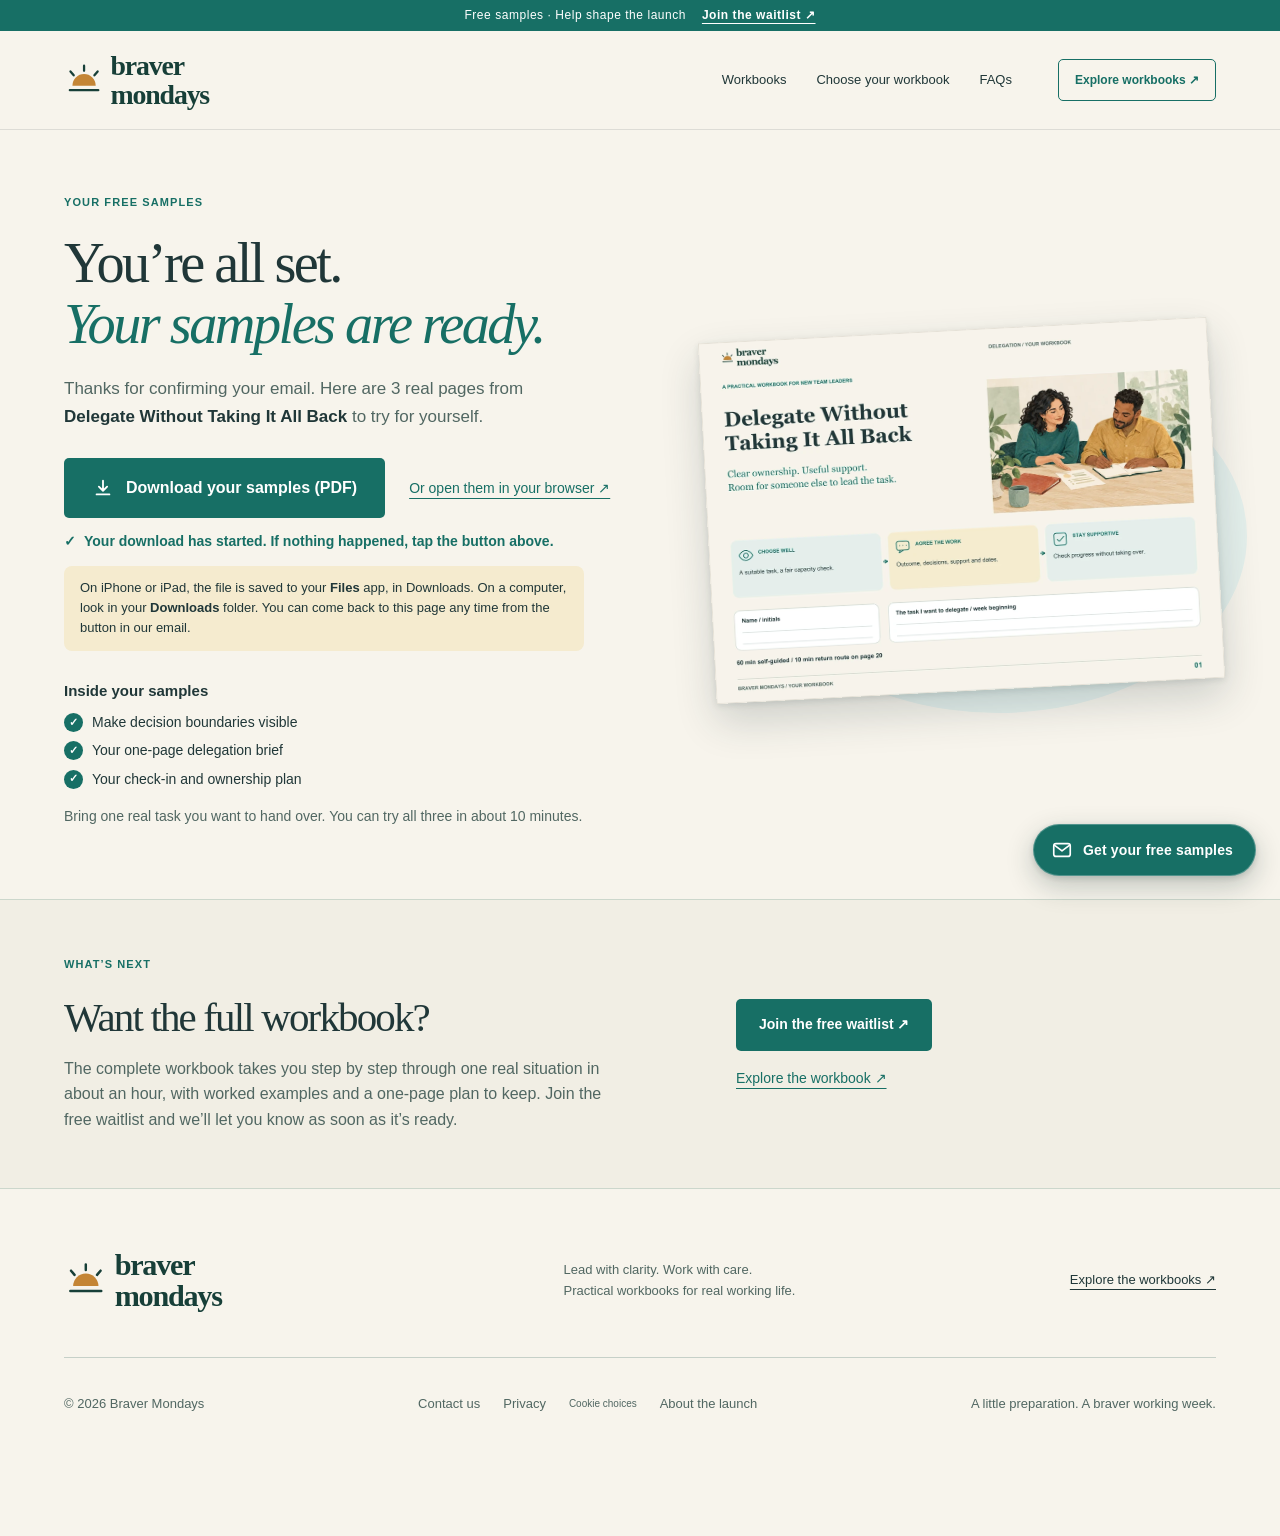
<file: samples/delegation/index.html>
<!doctype html><html lang="en"><head><meta charset="utf-8"><meta name="viewport" content="width=device-width, initial-scale=1"><title>Your free samples: Delegate Without Taking It All Back | Braver Mondays</title><meta name="description" content="Download your free samples from Delegate Without Taking It All Back."><meta name="robots" content="noindex"><meta name="theme-color" content="#176f65"><link rel="canonical" href="https://bravermondays.com/samples/delegation/"><meta property="og:type" content="website"><meta property="og:title" content="Your free samples"><meta property="og:description" content="Download your free samples from Delegate Without Taking It All Back."><meta property="og:image" content="https://bravermondays.com/assets/conversation-hero.webp"><meta property="og:url" content="https://bravermondays.com/samples/delegation/"><link rel="icon" href="/assets/braver-mondays-mark.svg" type="image/svg+xml"><link rel="stylesheet" href="/styles.css?v=consistent-pricing-3"><script src="/app.js?v=consistent-pricing-2" defer></script></head>
<body data-page="samples" data-product-id="delegation"><script type="application/json" id="sample-data">[{"image": "/assets/workbook-04.webp", "title": "1 of 3 \u00b7 Separate facts from assumptions", "alt": "Separate facts from assumptions"}, {"image": "/assets/workbook-08.webp", "title": "2 of 3 \u00b7 Build your opening in four parts", "alt": "Build your opening in four parts"}, {"image": "/assets/workbook-15.webp", "title": "3 of 3 \u00b7 Your one-page conversation plan", "alt": "Your one-page conversation plan"}]</script><a class="skip-link" href="#main">Skip to content</a><div class="review-banner">Free samples · Help shape the launch <a href="/#launch-list">Join the waitlist ↗︎</a></div><header class="site-header"><div class="nav-wrap"><a class="brand" href="/" aria-label="Braver Mondays home"><img src="/assets/braver-mondays-logo.svg" alt="Braver Mondays" width="320" height="104"></a><nav aria-label="Main navigation"><a href="/workbooks/" >Workbooks</a><a href="/#choose">Choose your workbook</a><a href="/#faq">FAQs</a></nav><a class="button nav-cta" href="/workbooks/">Explore workbooks ↗︎</a><details class="mobile-menu"><summary>Menu <span aria-hidden="true">＋</span></summary><nav aria-label="Mobile navigation"><a href="/workbooks/">All workbooks</a><a href="/#choose">Compare the workbooks</a><a href="/#look-inside">See examples &amp; samples</a><a href="/#faq">Questions &amp; answers</a></nav></details></div></header>
<main id="main"><section class="samples-ready section-pad"><div class="samples-ready-copy"><p class="eyebrow">YOUR FREE SAMPLES</p><h1>You’re all set.<br><em>Your samples are ready.</em></h1><p class="samples-lede">Thanks for confirming your email. Here are 3 real pages from <strong>Delegate Without Taking It All Back</strong> to try for yourself.</p><div class="samples-actions"><a class="button primary samples-download" href="/assets/delegation-sample.pdf" download="Braver-Mondays-Delegation-Samples.pdf"><svg viewBox="0 0 24 24" fill="none" aria-hidden="true"><path d="M12 4v11m0 0-4.5-4.5M12 15l4.5-4.5M5 19h14" stroke="currentColor" stroke-width="2" stroke-linecap="round" stroke-linejoin="round"/></svg><span>Download your samples (PDF)</span></a><a class="samples-open" href="/assets/delegation-sample.pdf" target="_blank" rel="noopener">Or open them in your browser ↗︎</a></div><p id="samples-auto" class="samples-auto" role="status" hidden>Your download has started. If nothing happened, tap the button above.</p><p class="samples-tip">On iPhone or iPad, the file is saved to your <strong>Files</strong> app, in Downloads. On a computer, look in your <strong>Downloads</strong> folder. You can come back to this page any time from the button in our email.</p><h2 class="samples-list-title">Inside your samples</h2><ul class="workbook-points samples-list"><li>Make decision boundaries visible</li><li>Your one-page delegation brief</li><li>Your check-in and ownership plan</li></ul><p class="samples-bring">Bring one real task you want to hand over. You can try all three in about 10 minutes.</p></div><figure class="samples-cover"><img src="/assets/delegation-01.webp" alt="Cover of the Delegate Without Taking It All Back workbook" width="1200" height="849"></figure></section><section class="samples-next section-pad"><div><p class="eyebrow">WHAT’S NEXT</p><h2>Want the full workbook?</h2><p>The complete workbook takes you step by step through one real situation in about an hour, with worked examples and a one-page plan to keep. Join the free waitlist and we’ll let you know as soon as it’s ready.</p></div><div class="samples-next-actions"><button class="button primary" data-waitlist="delegation">Join the free waitlist ↗︎</button><a href="/workbooks/delegation/">Explore the workbook ↗︎</a></div></section></main><footer><div class="footer-top"><a class="brand" href="/" aria-label="Braver Mondays home"><img src="/assets/braver-mondays-logo.svg" alt="Braver Mondays" width="320" height="104"></a><p>Lead with clarity. Work with care.<br>Practical workbooks for real working life.</p><a href="/workbooks/">Explore the workbooks <span aria-hidden="true">↗︎</span></a></div><div class="footer-bottom"><span>© 2026 Braver Mondays</span><div><a href="mailto:hello@bravermondays.com">Contact us</a><a href="/privacy/">Privacy</a><button class="text-button" data-cookie-settings>Cookie choices</button><a href="/terms/">About the launch</a></div><span>A little preparation. A braver working week.</span></div></footer><button type="button" class="sample-fab" data-email-sample="choose" aria-haspopup="dialog" hidden><svg viewBox="0 0 24 24" fill="none" aria-hidden="true"><rect x="3" y="5" width="18" height="14" rx="2.5" stroke="currentColor" stroke-width="1.8"/><path d="m4 7 8 6 8-6" stroke="currentColor" stroke-width="1.8" stroke-linecap="round" stroke-linejoin="round"/></svg><span>Get your free samples</span></button>

<dialog id="sample-dialog" class="sample-dialog" aria-labelledby="sample-title"><div class="sample-head"><div><p class="eyebrow">A REAL LOOK INSIDE</p><h2 id="sample-title">Try the approach for yourself.</h2></div><button class="dialog-close" data-close aria-label="Close sample viewer">×</button></div><div class="sample-controls"><button class="icon-button" id="sample-prev" aria-label="Previous sample">←</button><p id="sample-caption" aria-live="polite"></p><button class="icon-button" id="sample-next" aria-label="Next sample">→</button></div><img id="sample-image" src="/assets/workbook-04.webp" alt="Separate facts from assumptions" width="1200" height="849"><div class="sample-foot"><p>Get 3 free samples by email.</p><button class="text-button" data-email-sample="difficult-conversations">Get all 3 samples by email ↗︎</button></div></dialog>
<dialog id="cookie-dialog" aria-labelledby="cookie-title"><button class="dialog-close" data-close aria-label="Close cookie choices">×</button><p class="eyebrow">YOUR CHOICE</p><h2 id="cookie-title">Keep your visit comfortable.</h2><p id="cookie-explanation">Optional advertising tracking is currently off. Your choice is saved on this device.</p><p class="small">Your cookie choice is saved on this device. See our privacy information for details.</p><div class="cookie-actions"><button class="button secondary" data-consent="denied">Essential only</button><button class="button primary" data-consent="granted">Allow optional measurement</button></div></dialog>
<div id="cookie-banner" class="cookie-banner" hidden><p>May we use optional advertising measurement to understand which workbooks people find useful? <a href="/privacy/">Privacy details</a></p><div><button class="button secondary" data-consent="denied">Essential only</button><button class="button primary" data-consent="granted">Allow measurement</button></div></div>
<noscript><p class="noscript">Please enable JavaScript to request a free sample or join the launch waitlist. No payment is collected.</p></noscript><dialog id="email-dialog" class="signup-dialog" aria-labelledby="email-title"><button class="dialog-close" data-close aria-label="Close email signup">×</button><p class="eyebrow" id="email-eyebrow">FREE SAMPLES</p><h2 id="email-title" tabindex="-1">Get 3 free samples by email.</h2><p id="email-workshop" class="signup-intro"></p><div id="sample-summary" class="sample-summary" hidden><img id="sample-summary-img" src="/assets/workbook-01.webp" alt="" width="1200" height="849"><div><strong id="sample-summary-title"></strong><span>3 free samples from the workbook · PDF</span></div></div><ul id="waitlist-points" class="workbook-points" hidden><li>Practical exercises you complete for your own situation</li><li>Worked examples that show what good looks like</li><li>A one-page plan you can act on straight away</li></ul><form id="demand-form" method="post"><fieldset id="sample-field" class="sample-field" hidden disabled><legend>Which workbook would you like to try?</legend><div class="sample-choices"><label class="sample-choice"><img src="/assets/workbook-01.webp" alt="" width="1200" height="849" loading="lazy"><span class="choice-line"><input type="radio" name="sample_choice" value="difficult-conversations" required><span>Prepare your next difficult conversation</span></span></label><label class="sample-choice"><img src="/assets/workweek-01.webp" alt="" width="1200" height="849" loading="lazy"><span class="choice-line"><input type="radio" name="sample_choice" value="workweek" required><span>Plan a more manageable workweek</span></span></label><label class="sample-choice"><img src="/assets/delegation-01.webp" alt="" width="1200" height="849" loading="lazy"><span class="choice-line"><input type="radio" name="sample_choice" value="delegation" required><span>Delegate without taking it all back</span></span></label></div></fieldset><div id="interest-field" hidden><label for="signup-interest">What interests you most?</label><select id="signup-interest" name="fields[workshop_interest]"><option value="all">Help me choose</option><option value="difficult-conversations">Difficult conversations</option><option value="workweek">A manageable workweek</option><option value="delegation">Delegation</option><option value="bundle">The complete collection</option></select></div><div class="signup-fields"><div class="name-field"><label for="signup-name">First name <span class="optional">(optional)</span></label><input id="signup-name" type="text" name="fields[first_name]" autocomplete="given-name" placeholder="e.g. Anna" maxlength="60" disabled></div><div class="email-field"><label for="signup-email">Your email address</label><input id="signup-email" type="email" name="email_address" required autocomplete="email" inputmode="email" placeholder="you@example.com" maxlength="254" disabled aria-describedby="email-purpose signup-status"></div></div><button id="signup-submit" type="submit" class="button primary" disabled>Send my free samples ↗︎</button><p id="signup-status" role="status" aria-live="polite">Email signup is being connected. No address is collected yet.</p><ol class="signup-steps" aria-label="What happens next"><li><b aria-hidden="true">1</b><span>Enter your email</span></li><li><b aria-hidden="true">2</b><span>Confirm in your inbox</span></li><li><b aria-hidden="true">3</b><span id="signup-step-3">Your samples open</span></li></ol><ul id="signup-trust" class="signup-trust"><li>Free</li><li>No card needed</li><li>Unsubscribe anytime</li></ul><p id="email-purpose" class="small">We’ll send your samples and a confirmation email. Sample requests do not add you to launch announcements.</p><p class="small signup-legal"><a href="/privacy/">Privacy details</a> · <a href="https://kit.com/" target="_blank" rel="noopener">Powered by Kit</a></p></form><button id="switch-waitlist" class="text-button">Also interested in the launch? Join the waitlist ↗︎</button><div id="signup-success" class="signup-success" hidden><div class="success-icon" aria-hidden="true"><svg viewBox="0 0 24 24" fill="none"><rect x="3" y="5" width="18" height="14" rx="2.5" stroke="currentColor" stroke-width="1.7"/><path d="m4 7 8 6 8-6" stroke="currentColor" stroke-width="1.7" stroke-linecap="round" stroke-linejoin="round"/></svg></div><p class="eyebrow">ALMOST THERE</p><h2 id="success-title" tabindex="-1">Check your inbox</h2><p class="success-text">We’ve sent a confirmation email to <strong id="success-email"></strong>.</p><p class="success-text" id="success-next"></p><ol class="success-steps" aria-label="Your progress"><li class="done"><b aria-hidden="true">✓</b><span>Email sent</span></li><li class="current" aria-current="step"><b aria-hidden="true">2</b><span>Confirm in your inbox</span></li><li><b aria-hidden="true">3</b><span id="success-step-3">Your samples open</span></li></ol><p class="success-tip">Not there in a couple of minutes? Check your <strong>Spam</strong> or <strong>Promotions</strong> folder.</p><div class="success-actions"><a id="success-mail" class="button primary" href="https://mail.google.com/" target="_blank" rel="noopener" hidden>Open Gmail ↗︎</a><button type="button" class="button secondary" data-close>Done</button></div><button type="button" id="success-retry" class="text-button">Used the wrong email? Try again</button><p id="success-help" class="success-help" hidden>Still nothing after 10 minutes? <button type="button" class="text-button" data-contact data-topic="samples">Let us know</button></p></div></dialog><dialog id="contact-dialog" class="signup-dialog contact-dialog" aria-labelledby="contact-title"><button class="dialog-close" data-close aria-label="Close contact form">×</button><div id="contact-start"><p class="eyebrow">CONTACT US</p><h2 id="contact-title" tabindex="-1">How can we help?</h2><p class="signup-intro">Send us a message and we’ll reply by email. If your samples didn’t arrive, tell us which workbook you asked for.</p><form id="contact-form"><div class="signup-fields"><div><label for="contact-name">Your name <span class="optional">(optional)</span></label><input id="contact-name" name="name" type="text" autocomplete="name" maxlength="80" placeholder="e.g. Anna"></div><div><label for="contact-email">Your email address</label><input id="contact-email" name="email" type="email" required autocomplete="email" inputmode="email" maxlength="254" placeholder="you@example.com"></div></div><div><label for="contact-topic">What’s it about?</label><select id="contact-topic" name="topic"><option value="samples">My samples didn’t arrive</option><option value="workbook">A question about a workbook</option><option value="other">Something else</option></select></div><div><label for="contact-message">Your message</label><textarea id="contact-message" name="message" required rows="4" maxlength="3000" placeholder="Tell us a little about what happened…"></textarea></div><input type="checkbox" name="botcheck" class="hp-field" tabindex="-1" autocomplete="off" aria-hidden="true"><button id="contact-submit" type="submit" class="button primary">Send message ↗︎</button><p id="contact-status" role="status" aria-live="polite"></p><p class="small">We only use your details to reply to you. <a href="/privacy/">Privacy details</a></p></form></div><div id="contact-done" class="signup-success" hidden><div class="success-icon" aria-hidden="true"><svg viewBox="0 0 24 24" fill="none"><rect x="3" y="5" width="18" height="14" rx="2.5" stroke="currentColor" stroke-width="1.7"/><path d="m4 7 8 6 8-6" stroke="currentColor" stroke-width="1.7" stroke-linecap="round" stroke-linejoin="round"/></svg></div><p class="eyebrow">MESSAGE SENT</p><h2 id="contact-done-title" tabindex="-1">Thanks, we’ll be in touch</h2><p class="success-text">We’ve got your message and will reply to the email address you gave us.</p><div class="success-actions"><button type="button" class="button secondary" data-close>Close</button></div></div></dialog></body></html>
</file>
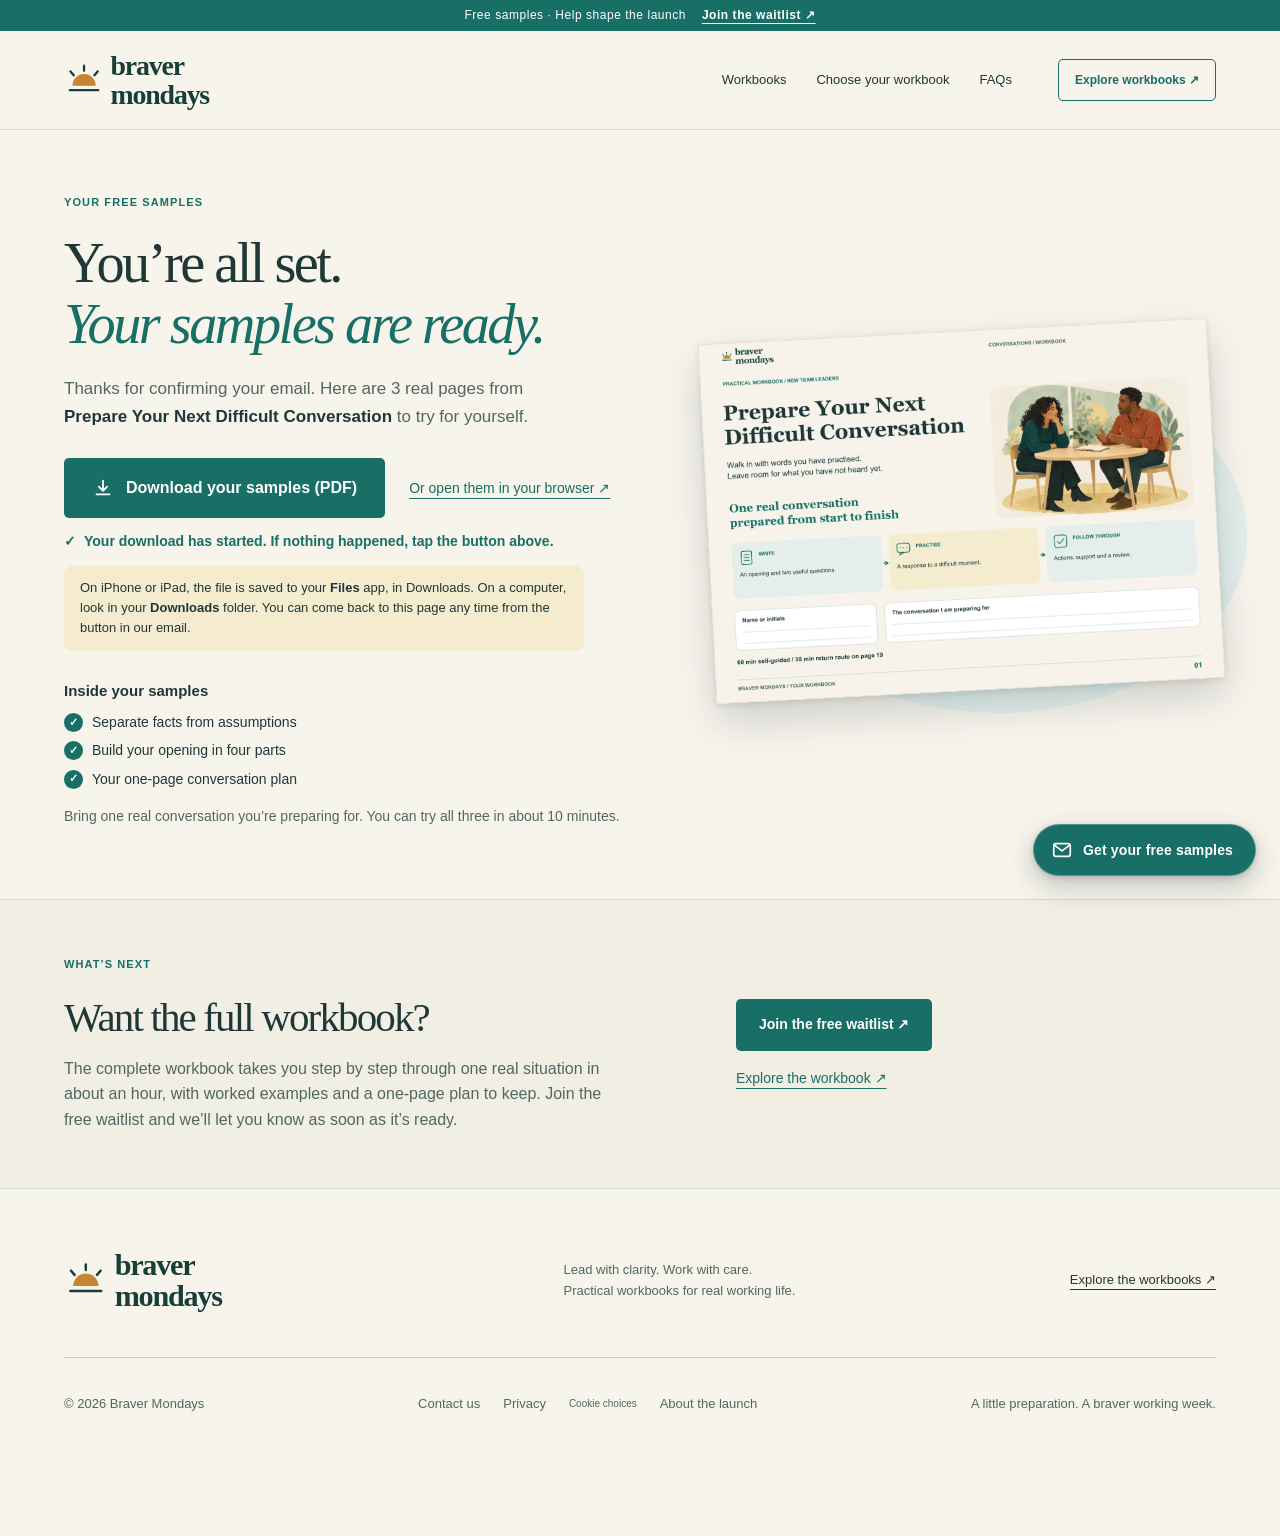
<file: samples/difficult-conversations/index.html>
<!doctype html><html lang="en"><head><meta charset="utf-8"><meta name="viewport" content="width=device-width, initial-scale=1"><title>Your free samples: Prepare Your Next Difficult Conversation | Braver Mondays</title><meta name="description" content="Download your free samples from Prepare Your Next Difficult Conversation."><meta name="robots" content="noindex"><meta name="theme-color" content="#176f65"><link rel="canonical" href="https://bravermondays.com/samples/difficult-conversations/"><meta property="og:type" content="website"><meta property="og:title" content="Your free samples"><meta property="og:description" content="Download your free samples from Prepare Your Next Difficult Conversation."><meta property="og:image" content="https://bravermondays.com/assets/conversation-hero.webp"><meta property="og:url" content="https://bravermondays.com/samples/difficult-conversations/"><link rel="icon" href="/assets/braver-mondays-mark.svg" type="image/svg+xml"><link rel="stylesheet" href="/styles.css?v=consistent-pricing-3"><script src="/app.js?v=consistent-pricing-2" defer></script></head>
<body data-page="samples" data-product-id="difficult-conversations"><script type="application/json" id="sample-data">[{"image": "/assets/workbook-04.webp", "title": "1 of 3 \u00b7 Separate facts from assumptions", "alt": "Separate facts from assumptions"}, {"image": "/assets/workbook-08.webp", "title": "2 of 3 \u00b7 Build your opening in four parts", "alt": "Build your opening in four parts"}, {"image": "/assets/workbook-15.webp", "title": "3 of 3 \u00b7 Your one-page conversation plan", "alt": "Your one-page conversation plan"}]</script><a class="skip-link" href="#main">Skip to content</a><div class="review-banner">Free samples · Help shape the launch <a href="/#launch-list">Join the waitlist ↗︎</a></div><header class="site-header"><div class="nav-wrap"><a class="brand" href="/" aria-label="Braver Mondays home"><img src="/assets/braver-mondays-logo.svg" alt="Braver Mondays" width="320" height="104"></a><nav aria-label="Main navigation"><a href="/workbooks/" >Workbooks</a><a href="/#choose">Choose your workbook</a><a href="/#faq">FAQs</a></nav><a class="button nav-cta" href="/workbooks/">Explore workbooks ↗︎</a><details class="mobile-menu"><summary>Menu <span aria-hidden="true">＋</span></summary><nav aria-label="Mobile navigation"><a href="/workbooks/">All workbooks</a><a href="/#choose">Compare the workbooks</a><a href="/#look-inside">See examples &amp; samples</a><a href="/#faq">Questions &amp; answers</a></nav></details></div></header>
<main id="main"><section class="samples-ready section-pad"><div class="samples-ready-copy"><p class="eyebrow">YOUR FREE SAMPLES</p><h1>You’re all set.<br><em>Your samples are ready.</em></h1><p class="samples-lede">Thanks for confirming your email. Here are 3 real pages from <strong>Prepare Your Next Difficult Conversation</strong> to try for yourself.</p><div class="samples-actions"><a class="button primary samples-download" href="/assets/difficult-conversation-sample.pdf" download="Braver-Mondays-Difficult-Conversation-Samples.pdf"><svg viewBox="0 0 24 24" fill="none" aria-hidden="true"><path d="M12 4v11m0 0-4.5-4.5M12 15l4.5-4.5M5 19h14" stroke="currentColor" stroke-width="2" stroke-linecap="round" stroke-linejoin="round"/></svg><span>Download your samples (PDF)</span></a><a class="samples-open" href="/assets/difficult-conversation-sample.pdf" target="_blank" rel="noopener">Or open them in your browser ↗︎</a></div><p id="samples-auto" class="samples-auto" role="status" hidden>Your download has started. If nothing happened, tap the button above.</p><p class="samples-tip">On iPhone or iPad, the file is saved to your <strong>Files</strong> app, in Downloads. On a computer, look in your <strong>Downloads</strong> folder. You can come back to this page any time from the button in our email.</p><h2 class="samples-list-title">Inside your samples</h2><ul class="workbook-points samples-list"><li>Separate facts from assumptions</li><li>Build your opening in four parts</li><li>Your one-page conversation plan</li></ul><p class="samples-bring">Bring one real conversation you’re preparing for. You can try all three in about 10 minutes.</p></div><figure class="samples-cover"><img src="/assets/workbook-01.webp" alt="Cover of the Prepare Your Next Difficult Conversation workbook" width="1200" height="849"></figure></section><section class="samples-next section-pad"><div><p class="eyebrow">WHAT’S NEXT</p><h2>Want the full workbook?</h2><p>The complete workbook takes you step by step through one real situation in about an hour, with worked examples and a one-page plan to keep. Join the free waitlist and we’ll let you know as soon as it’s ready.</p></div><div class="samples-next-actions"><button class="button primary" data-waitlist="difficult-conversations">Join the free waitlist ↗︎</button><a href="/workbooks/difficult-conversations/">Explore the workbook ↗︎</a></div></section></main><footer><div class="footer-top"><a class="brand" href="/" aria-label="Braver Mondays home"><img src="/assets/braver-mondays-logo.svg" alt="Braver Mondays" width="320" height="104"></a><p>Lead with clarity. Work with care.<br>Practical workbooks for real working life.</p><a href="/workbooks/">Explore the workbooks <span aria-hidden="true">↗︎</span></a></div><div class="footer-bottom"><span>© 2026 Braver Mondays</span><div><a href="mailto:hello@bravermondays.com">Contact us</a><a href="/privacy/">Privacy</a><button class="text-button" data-cookie-settings>Cookie choices</button><a href="/terms/">About the launch</a></div><span>A little preparation. A braver working week.</span></div></footer><button type="button" class="sample-fab" data-email-sample="choose" aria-haspopup="dialog" hidden><svg viewBox="0 0 24 24" fill="none" aria-hidden="true"><rect x="3" y="5" width="18" height="14" rx="2.5" stroke="currentColor" stroke-width="1.8"/><path d="m4 7 8 6 8-6" stroke="currentColor" stroke-width="1.8" stroke-linecap="round" stroke-linejoin="round"/></svg><span>Get your free samples</span></button>

<dialog id="sample-dialog" class="sample-dialog" aria-labelledby="sample-title"><div class="sample-head"><div><p class="eyebrow">A REAL LOOK INSIDE</p><h2 id="sample-title">Try the approach for yourself.</h2></div><button class="dialog-close" data-close aria-label="Close sample viewer">×</button></div><div class="sample-controls"><button class="icon-button" id="sample-prev" aria-label="Previous sample">←</button><p id="sample-caption" aria-live="polite"></p><button class="icon-button" id="sample-next" aria-label="Next sample">→</button></div><img id="sample-image" src="/assets/workbook-04.webp" alt="Separate facts from assumptions" width="1200" height="849"><div class="sample-foot"><p>Get 3 free samples by email.</p><button class="text-button" data-email-sample="difficult-conversations">Get all 3 samples by email ↗︎</button></div></dialog>
<dialog id="cookie-dialog" aria-labelledby="cookie-title"><button class="dialog-close" data-close aria-label="Close cookie choices">×</button><p class="eyebrow">YOUR CHOICE</p><h2 id="cookie-title">Keep your visit comfortable.</h2><p id="cookie-explanation">Optional advertising tracking is currently off. Your choice is saved on this device.</p><p class="small">Your cookie choice is saved on this device. See our privacy information for details.</p><div class="cookie-actions"><button class="button secondary" data-consent="denied">Essential only</button><button class="button primary" data-consent="granted">Allow optional measurement</button></div></dialog>
<div id="cookie-banner" class="cookie-banner" hidden><p>May we use optional advertising measurement to understand which workbooks people find useful? <a href="/privacy/">Privacy details</a></p><div><button class="button secondary" data-consent="denied">Essential only</button><button class="button primary" data-consent="granted">Allow measurement</button></div></div>
<noscript><p class="noscript">Please enable JavaScript to request a free sample or join the launch waitlist. No payment is collected.</p></noscript><dialog id="email-dialog" class="signup-dialog" aria-labelledby="email-title"><button class="dialog-close" data-close aria-label="Close email signup">×</button><p class="eyebrow" id="email-eyebrow">FREE SAMPLES</p><h2 id="email-title" tabindex="-1">Get 3 free samples by email.</h2><p id="email-workshop" class="signup-intro"></p><div id="sample-summary" class="sample-summary" hidden><img id="sample-summary-img" src="/assets/workbook-01.webp" alt="" width="1200" height="849"><div><strong id="sample-summary-title"></strong><span>3 free samples from the workbook · PDF</span></div></div><ul id="waitlist-points" class="workbook-points" hidden><li>Practical exercises you complete for your own situation</li><li>Worked examples that show what good looks like</li><li>A one-page plan you can act on straight away</li></ul><form id="demand-form" method="post"><fieldset id="sample-field" class="sample-field" hidden disabled><legend>Which workbook would you like to try?</legend><div class="sample-choices"><label class="sample-choice"><img src="/assets/workbook-01.webp" alt="" width="1200" height="849" loading="lazy"><span class="choice-line"><input type="radio" name="sample_choice" value="difficult-conversations" required><span>Prepare your next difficult conversation</span></span></label><label class="sample-choice"><img src="/assets/workweek-01.webp" alt="" width="1200" height="849" loading="lazy"><span class="choice-line"><input type="radio" name="sample_choice" value="workweek" required><span>Plan a more manageable workweek</span></span></label><label class="sample-choice"><img src="/assets/delegation-01.webp" alt="" width="1200" height="849" loading="lazy"><span class="choice-line"><input type="radio" name="sample_choice" value="delegation" required><span>Delegate without taking it all back</span></span></label></div></fieldset><div id="interest-field" hidden><label for="signup-interest">What interests you most?</label><select id="signup-interest" name="fields[workshop_interest]"><option value="all">Help me choose</option><option value="difficult-conversations">Difficult conversations</option><option value="workweek">A manageable workweek</option><option value="delegation">Delegation</option><option value="bundle">The complete collection</option></select></div><div class="signup-fields"><div class="name-field"><label for="signup-name">First name <span class="optional">(optional)</span></label><input id="signup-name" type="text" name="fields[first_name]" autocomplete="given-name" placeholder="e.g. Anna" maxlength="60" disabled></div><div class="email-field"><label for="signup-email">Your email address</label><input id="signup-email" type="email" name="email_address" required autocomplete="email" inputmode="email" placeholder="you@example.com" maxlength="254" disabled aria-describedby="email-purpose signup-status"></div></div><button id="signup-submit" type="submit" class="button primary" disabled>Send my free samples ↗︎</button><p id="signup-status" role="status" aria-live="polite">Email signup is being connected. No address is collected yet.</p><ol class="signup-steps" aria-label="What happens next"><li><b aria-hidden="true">1</b><span>Enter your email</span></li><li><b aria-hidden="true">2</b><span>Confirm in your inbox</span></li><li><b aria-hidden="true">3</b><span id="signup-step-3">Your samples open</span></li></ol><ul id="signup-trust" class="signup-trust"><li>Free</li><li>No card needed</li><li>Unsubscribe anytime</li></ul><p id="email-purpose" class="small">We’ll send your samples and a confirmation email. Sample requests do not add you to launch announcements.</p><p class="small signup-legal"><a href="/privacy/">Privacy details</a> · <a href="https://kit.com/" target="_blank" rel="noopener">Powered by Kit</a></p></form><button id="switch-waitlist" class="text-button">Also interested in the launch? Join the waitlist ↗︎</button><div id="signup-success" class="signup-success" hidden><div class="success-icon" aria-hidden="true"><svg viewBox="0 0 24 24" fill="none"><rect x="3" y="5" width="18" height="14" rx="2.5" stroke="currentColor" stroke-width="1.7"/><path d="m4 7 8 6 8-6" stroke="currentColor" stroke-width="1.7" stroke-linecap="round" stroke-linejoin="round"/></svg></div><p class="eyebrow">ALMOST THERE</p><h2 id="success-title" tabindex="-1">Check your inbox</h2><p class="success-text">We’ve sent a confirmation email to <strong id="success-email"></strong>.</p><p class="success-text" id="success-next"></p><ol class="success-steps" aria-label="Your progress"><li class="done"><b aria-hidden="true">✓</b><span>Email sent</span></li><li class="current" aria-current="step"><b aria-hidden="true">2</b><span>Confirm in your inbox</span></li><li><b aria-hidden="true">3</b><span id="success-step-3">Your samples open</span></li></ol><p class="success-tip">Not there in a couple of minutes? Check your <strong>Spam</strong> or <strong>Promotions</strong> folder.</p><div class="success-actions"><a id="success-mail" class="button primary" href="https://mail.google.com/" target="_blank" rel="noopener" hidden>Open Gmail ↗︎</a><button type="button" class="button secondary" data-close>Done</button></div><button type="button" id="success-retry" class="text-button">Used the wrong email? Try again</button><p id="success-help" class="success-help" hidden>Still nothing after 10 minutes? <button type="button" class="text-button" data-contact data-topic="samples">Let us know</button></p></div></dialog><dialog id="contact-dialog" class="signup-dialog contact-dialog" aria-labelledby="contact-title"><button class="dialog-close" data-close aria-label="Close contact form">×</button><div id="contact-start"><p class="eyebrow">CONTACT US</p><h2 id="contact-title" tabindex="-1">How can we help?</h2><p class="signup-intro">Send us a message and we’ll reply by email. If your samples didn’t arrive, tell us which workbook you asked for.</p><form id="contact-form"><div class="signup-fields"><div><label for="contact-name">Your name <span class="optional">(optional)</span></label><input id="contact-name" name="name" type="text" autocomplete="name" maxlength="80" placeholder="e.g. Anna"></div><div><label for="contact-email">Your email address</label><input id="contact-email" name="email" type="email" required autocomplete="email" inputmode="email" maxlength="254" placeholder="you@example.com"></div></div><div><label for="contact-topic">What’s it about?</label><select id="contact-topic" name="topic"><option value="samples">My samples didn’t arrive</option><option value="workbook">A question about a workbook</option><option value="other">Something else</option></select></div><div><label for="contact-message">Your message</label><textarea id="contact-message" name="message" required rows="4" maxlength="3000" placeholder="Tell us a little about what happened…"></textarea></div><input type="checkbox" name="botcheck" class="hp-field" tabindex="-1" autocomplete="off" aria-hidden="true"><button id="contact-submit" type="submit" class="button primary">Send message ↗︎</button><p id="contact-status" role="status" aria-live="polite"></p><p class="small">We only use your details to reply to you. <a href="/privacy/">Privacy details</a></p></form></div><div id="contact-done" class="signup-success" hidden><div class="success-icon" aria-hidden="true"><svg viewBox="0 0 24 24" fill="none"><rect x="3" y="5" width="18" height="14" rx="2.5" stroke="currentColor" stroke-width="1.7"/><path d="m4 7 8 6 8-6" stroke="currentColor" stroke-width="1.7" stroke-linecap="round" stroke-linejoin="round"/></svg></div><p class="eyebrow">MESSAGE SENT</p><h2 id="contact-done-title" tabindex="-1">Thanks, we’ll be in touch</h2><p class="success-text">We’ve got your message and will reply to the email address you gave us.</p><div class="success-actions"><button type="button" class="button secondary" data-close>Close</button></div></div></dialog></body></html>
</file>
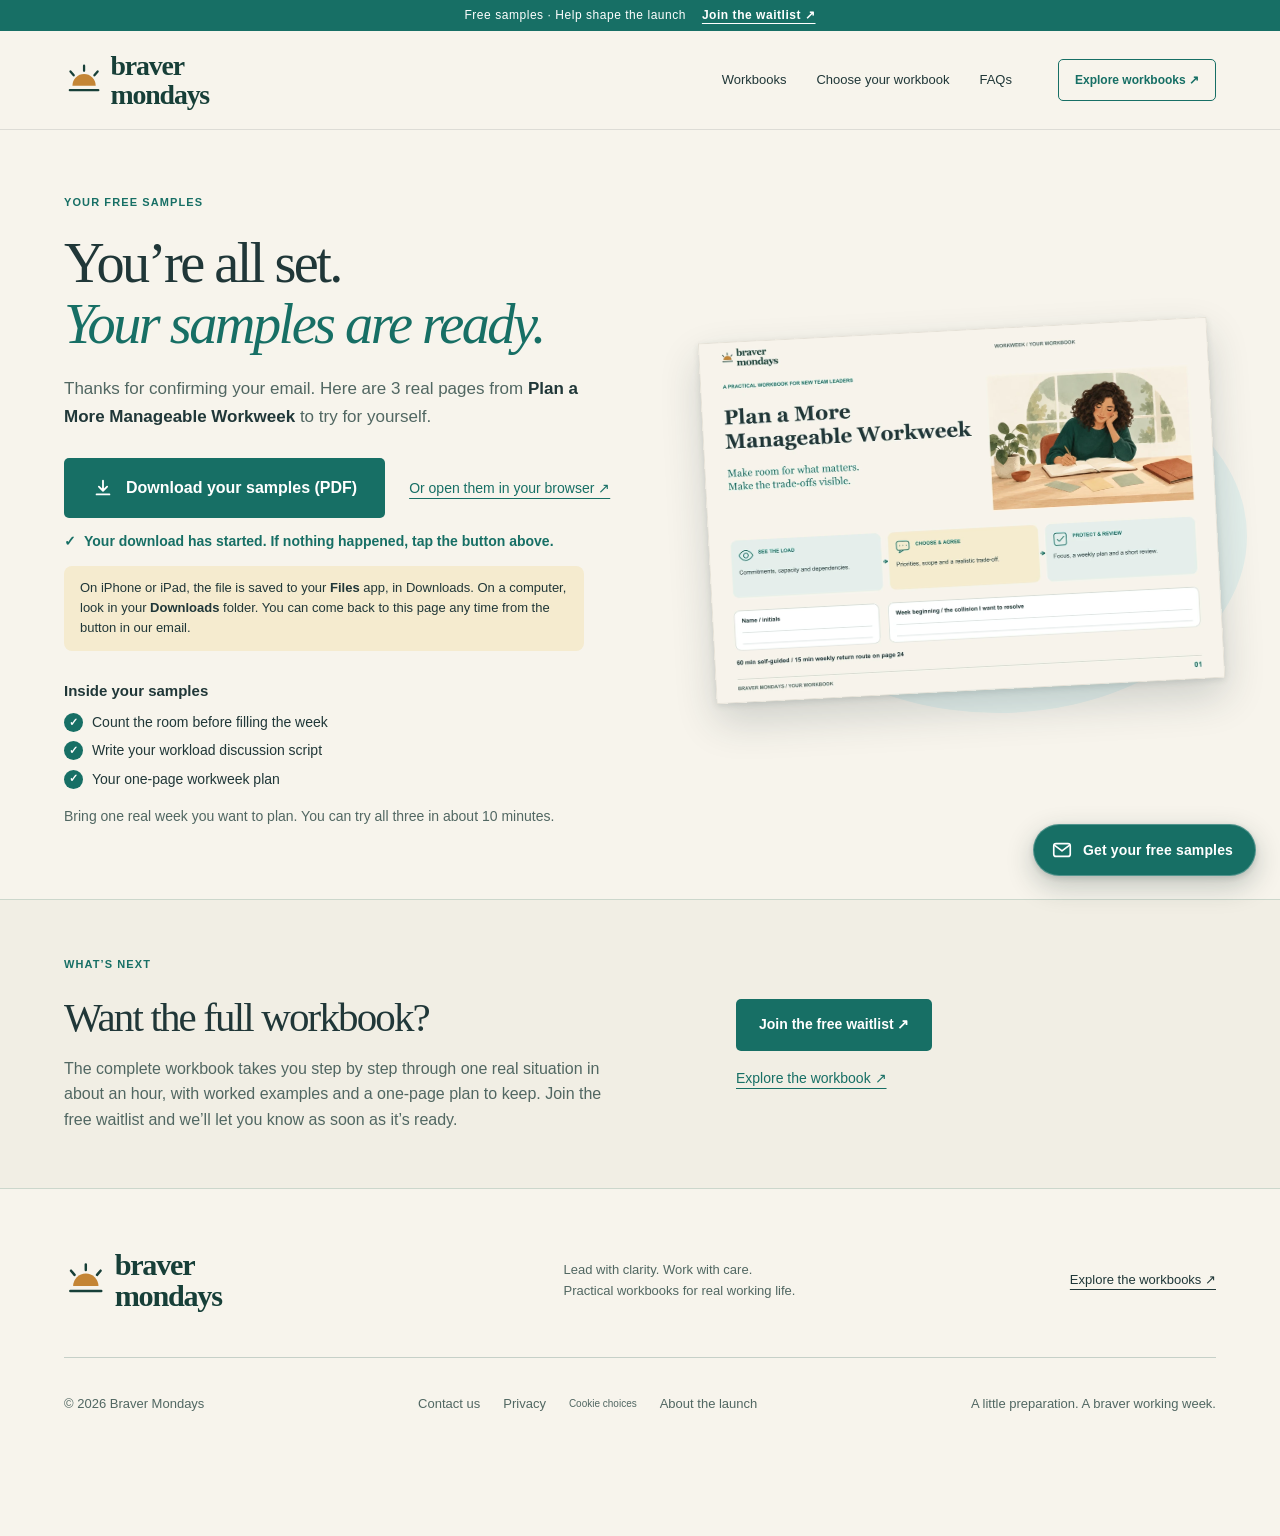
<file: samples/manageable-workweek/index.html>
<!doctype html><html lang="en"><head><meta charset="utf-8"><meta name="viewport" content="width=device-width, initial-scale=1"><title>Your free samples: Plan a More Manageable Workweek | Braver Mondays</title><meta name="description" content="Download your free samples from Plan a More Manageable Workweek."><meta name="robots" content="noindex"><meta name="theme-color" content="#176f65"><link rel="canonical" href="https://bravermondays.com/samples/manageable-workweek/"><meta property="og:type" content="website"><meta property="og:title" content="Your free samples"><meta property="og:description" content="Download your free samples from Plan a More Manageable Workweek."><meta property="og:image" content="https://bravermondays.com/assets/conversation-hero.webp"><meta property="og:url" content="https://bravermondays.com/samples/manageable-workweek/"><link rel="icon" href="/assets/braver-mondays-mark.svg" type="image/svg+xml"><link rel="stylesheet" href="/styles.css?v=consistent-pricing-3"><script src="/app.js?v=consistent-pricing-2" defer></script></head>
<body data-page="samples" data-product-id="workweek"><script type="application/json" id="sample-data">[{"image": "/assets/workbook-04.webp", "title": "1 of 3 \u00b7 Separate facts from assumptions", "alt": "Separate facts from assumptions"}, {"image": "/assets/workbook-08.webp", "title": "2 of 3 \u00b7 Build your opening in four parts", "alt": "Build your opening in four parts"}, {"image": "/assets/workbook-15.webp", "title": "3 of 3 \u00b7 Your one-page conversation plan", "alt": "Your one-page conversation plan"}]</script><a class="skip-link" href="#main">Skip to content</a><div class="review-banner">Free samples · Help shape the launch <a href="/#launch-list">Join the waitlist ↗︎</a></div><header class="site-header"><div class="nav-wrap"><a class="brand" href="/" aria-label="Braver Mondays home"><img src="/assets/braver-mondays-logo.svg" alt="Braver Mondays" width="320" height="104"></a><nav aria-label="Main navigation"><a href="/workbooks/" >Workbooks</a><a href="/#choose">Choose your workbook</a><a href="/#faq">FAQs</a></nav><a class="button nav-cta" href="/workbooks/">Explore workbooks ↗︎</a><details class="mobile-menu"><summary>Menu <span aria-hidden="true">＋</span></summary><nav aria-label="Mobile navigation"><a href="/workbooks/">All workbooks</a><a href="/#choose">Compare the workbooks</a><a href="/#look-inside">See examples &amp; samples</a><a href="/#faq">Questions &amp; answers</a></nav></details></div></header>
<main id="main"><section class="samples-ready section-pad"><div class="samples-ready-copy"><p class="eyebrow">YOUR FREE SAMPLES</p><h1>You’re all set.<br><em>Your samples are ready.</em></h1><p class="samples-lede">Thanks for confirming your email. Here are 3 real pages from <strong>Plan a More Manageable Workweek</strong> to try for yourself.</p><div class="samples-actions"><a class="button primary samples-download" href="/assets/manageable-workweek-sample.pdf" download="Braver-Mondays-Workweek-Samples.pdf"><svg viewBox="0 0 24 24" fill="none" aria-hidden="true"><path d="M12 4v11m0 0-4.5-4.5M12 15l4.5-4.5M5 19h14" stroke="currentColor" stroke-width="2" stroke-linecap="round" stroke-linejoin="round"/></svg><span>Download your samples (PDF)</span></a><a class="samples-open" href="/assets/manageable-workweek-sample.pdf" target="_blank" rel="noopener">Or open them in your browser ↗︎</a></div><p id="samples-auto" class="samples-auto" role="status" hidden>Your download has started. If nothing happened, tap the button above.</p><p class="samples-tip">On iPhone or iPad, the file is saved to your <strong>Files</strong> app, in Downloads. On a computer, look in your <strong>Downloads</strong> folder. You can come back to this page any time from the button in our email.</p><h2 class="samples-list-title">Inside your samples</h2><ul class="workbook-points samples-list"><li>Count the room before filling the week</li><li>Write your workload discussion script</li><li>Your one-page workweek plan</li></ul><p class="samples-bring">Bring one real week you want to plan. You can try all three in about 10 minutes.</p></div><figure class="samples-cover"><img src="/assets/workweek-01.webp" alt="Cover of the Plan a More Manageable Workweek workbook" width="1200" height="849"></figure></section><section class="samples-next section-pad"><div><p class="eyebrow">WHAT’S NEXT</p><h2>Want the full workbook?</h2><p>The complete workbook takes you step by step through one real situation in about an hour, with worked examples and a one-page plan to keep. Join the free waitlist and we’ll let you know as soon as it’s ready.</p></div><div class="samples-next-actions"><button class="button primary" data-waitlist="workweek">Join the free waitlist ↗︎</button><a href="/workbooks/manageable-workweek/">Explore the workbook ↗︎</a></div></section></main><footer><div class="footer-top"><a class="brand" href="/" aria-label="Braver Mondays home"><img src="/assets/braver-mondays-logo.svg" alt="Braver Mondays" width="320" height="104"></a><p>Lead with clarity. Work with care.<br>Practical workbooks for real working life.</p><a href="/workbooks/">Explore the workbooks <span aria-hidden="true">↗︎</span></a></div><div class="footer-bottom"><span>© 2026 Braver Mondays</span><div><a href="mailto:hello@bravermondays.com">Contact us</a><a href="/privacy/">Privacy</a><button class="text-button" data-cookie-settings>Cookie choices</button><a href="/terms/">About the launch</a></div><span>A little preparation. A braver working week.</span></div></footer><button type="button" class="sample-fab" data-email-sample="choose" aria-haspopup="dialog" hidden><svg viewBox="0 0 24 24" fill="none" aria-hidden="true"><rect x="3" y="5" width="18" height="14" rx="2.5" stroke="currentColor" stroke-width="1.8"/><path d="m4 7 8 6 8-6" stroke="currentColor" stroke-width="1.8" stroke-linecap="round" stroke-linejoin="round"/></svg><span>Get your free samples</span></button>

<dialog id="sample-dialog" class="sample-dialog" aria-labelledby="sample-title"><div class="sample-head"><div><p class="eyebrow">A REAL LOOK INSIDE</p><h2 id="sample-title">Try the approach for yourself.</h2></div><button class="dialog-close" data-close aria-label="Close sample viewer">×</button></div><div class="sample-controls"><button class="icon-button" id="sample-prev" aria-label="Previous sample">←</button><p id="sample-caption" aria-live="polite"></p><button class="icon-button" id="sample-next" aria-label="Next sample">→</button></div><img id="sample-image" src="/assets/workbook-04.webp" alt="Separate facts from assumptions" width="1200" height="849"><div class="sample-foot"><p>Get 3 free samples by email.</p><button class="text-button" data-email-sample="difficult-conversations">Get all 3 samples by email ↗︎</button></div></dialog>
<dialog id="cookie-dialog" aria-labelledby="cookie-title"><button class="dialog-close" data-close aria-label="Close cookie choices">×</button><p class="eyebrow">YOUR CHOICE</p><h2 id="cookie-title">Keep your visit comfortable.</h2><p id="cookie-explanation">Optional advertising tracking is currently off. Your choice is saved on this device.</p><p class="small">Your cookie choice is saved on this device. See our privacy information for details.</p><div class="cookie-actions"><button class="button secondary" data-consent="denied">Essential only</button><button class="button primary" data-consent="granted">Allow optional measurement</button></div></dialog>
<div id="cookie-banner" class="cookie-banner" hidden><p>May we use optional advertising measurement to understand which workbooks people find useful? <a href="/privacy/">Privacy details</a></p><div><button class="button secondary" data-consent="denied">Essential only</button><button class="button primary" data-consent="granted">Allow measurement</button></div></div>
<noscript><p class="noscript">Please enable JavaScript to request a free sample or join the launch waitlist. No payment is collected.</p></noscript><dialog id="email-dialog" class="signup-dialog" aria-labelledby="email-title"><button class="dialog-close" data-close aria-label="Close email signup">×</button><p class="eyebrow" id="email-eyebrow">FREE SAMPLES</p><h2 id="email-title" tabindex="-1">Get 3 free samples by email.</h2><p id="email-workshop" class="signup-intro"></p><div id="sample-summary" class="sample-summary" hidden><img id="sample-summary-img" src="/assets/workbook-01.webp" alt="" width="1200" height="849"><div><strong id="sample-summary-title"></strong><span>3 free samples from the workbook · PDF</span></div></div><ul id="waitlist-points" class="workbook-points" hidden><li>Practical exercises you complete for your own situation</li><li>Worked examples that show what good looks like</li><li>A one-page plan you can act on straight away</li></ul><form id="demand-form" method="post"><fieldset id="sample-field" class="sample-field" hidden disabled><legend>Which workbook would you like to try?</legend><div class="sample-choices"><label class="sample-choice"><img src="/assets/workbook-01.webp" alt="" width="1200" height="849" loading="lazy"><span class="choice-line"><input type="radio" name="sample_choice" value="difficult-conversations" required><span>Prepare your next difficult conversation</span></span></label><label class="sample-choice"><img src="/assets/workweek-01.webp" alt="" width="1200" height="849" loading="lazy"><span class="choice-line"><input type="radio" name="sample_choice" value="workweek" required><span>Plan a more manageable workweek</span></span></label><label class="sample-choice"><img src="/assets/delegation-01.webp" alt="" width="1200" height="849" loading="lazy"><span class="choice-line"><input type="radio" name="sample_choice" value="delegation" required><span>Delegate without taking it all back</span></span></label></div></fieldset><div id="interest-field" hidden><label for="signup-interest">What interests you most?</label><select id="signup-interest" name="fields[workshop_interest]"><option value="all">Help me choose</option><option value="difficult-conversations">Difficult conversations</option><option value="workweek">A manageable workweek</option><option value="delegation">Delegation</option><option value="bundle">The complete collection</option></select></div><div class="signup-fields"><div class="name-field"><label for="signup-name">First name <span class="optional">(optional)</span></label><input id="signup-name" type="text" name="fields[first_name]" autocomplete="given-name" placeholder="e.g. Anna" maxlength="60" disabled></div><div class="email-field"><label for="signup-email">Your email address</label><input id="signup-email" type="email" name="email_address" required autocomplete="email" inputmode="email" placeholder="you@example.com" maxlength="254" disabled aria-describedby="email-purpose signup-status"></div></div><button id="signup-submit" type="submit" class="button primary" disabled>Send my free samples ↗︎</button><p id="signup-status" role="status" aria-live="polite">Email signup is being connected. No address is collected yet.</p><ol class="signup-steps" aria-label="What happens next"><li><b aria-hidden="true">1</b><span>Enter your email</span></li><li><b aria-hidden="true">2</b><span>Confirm in your inbox</span></li><li><b aria-hidden="true">3</b><span id="signup-step-3">Your samples open</span></li></ol><ul id="signup-trust" class="signup-trust"><li>Free</li><li>No card needed</li><li>Unsubscribe anytime</li></ul><p id="email-purpose" class="small">We’ll send your samples and a confirmation email. Sample requests do not add you to launch announcements.</p><p class="small signup-legal"><a href="/privacy/">Privacy details</a> · <a href="https://kit.com/" target="_blank" rel="noopener">Powered by Kit</a></p></form><button id="switch-waitlist" class="text-button">Also interested in the launch? Join the waitlist ↗︎</button><div id="signup-success" class="signup-success" hidden><div class="success-icon" aria-hidden="true"><svg viewBox="0 0 24 24" fill="none"><rect x="3" y="5" width="18" height="14" rx="2.5" stroke="currentColor" stroke-width="1.7"/><path d="m4 7 8 6 8-6" stroke="currentColor" stroke-width="1.7" stroke-linecap="round" stroke-linejoin="round"/></svg></div><p class="eyebrow">ALMOST THERE</p><h2 id="success-title" tabindex="-1">Check your inbox</h2><p class="success-text">We’ve sent a confirmation email to <strong id="success-email"></strong>.</p><p class="success-text" id="success-next"></p><ol class="success-steps" aria-label="Your progress"><li class="done"><b aria-hidden="true">✓</b><span>Email sent</span></li><li class="current" aria-current="step"><b aria-hidden="true">2</b><span>Confirm in your inbox</span></li><li><b aria-hidden="true">3</b><span id="success-step-3">Your samples open</span></li></ol><p class="success-tip">Not there in a couple of minutes? Check your <strong>Spam</strong> or <strong>Promotions</strong> folder.</p><div class="success-actions"><a id="success-mail" class="button primary" href="https://mail.google.com/" target="_blank" rel="noopener" hidden>Open Gmail ↗︎</a><button type="button" class="button secondary" data-close>Done</button></div><button type="button" id="success-retry" class="text-button">Used the wrong email? Try again</button><p id="success-help" class="success-help" hidden>Still nothing after 10 minutes? <button type="button" class="text-button" data-contact data-topic="samples">Let us know</button></p></div></dialog><dialog id="contact-dialog" class="signup-dialog contact-dialog" aria-labelledby="contact-title"><button class="dialog-close" data-close aria-label="Close contact form">×</button><div id="contact-start"><p class="eyebrow">CONTACT US</p><h2 id="contact-title" tabindex="-1">How can we help?</h2><p class="signup-intro">Send us a message and we’ll reply by email. If your samples didn’t arrive, tell us which workbook you asked for.</p><form id="contact-form"><div class="signup-fields"><div><label for="contact-name">Your name <span class="optional">(optional)</span></label><input id="contact-name" name="name" type="text" autocomplete="name" maxlength="80" placeholder="e.g. Anna"></div><div><label for="contact-email">Your email address</label><input id="contact-email" name="email" type="email" required autocomplete="email" inputmode="email" maxlength="254" placeholder="you@example.com"></div></div><div><label for="contact-topic">What’s it about?</label><select id="contact-topic" name="topic"><option value="samples">My samples didn’t arrive</option><option value="workbook">A question about a workbook</option><option value="other">Something else</option></select></div><div><label for="contact-message">Your message</label><textarea id="contact-message" name="message" required rows="4" maxlength="3000" placeholder="Tell us a little about what happened…"></textarea></div><input type="checkbox" name="botcheck" class="hp-field" tabindex="-1" autocomplete="off" aria-hidden="true"><button id="contact-submit" type="submit" class="button primary">Send message ↗︎</button><p id="contact-status" role="status" aria-live="polite"></p><p class="small">We only use your details to reply to you. <a href="/privacy/">Privacy details</a></p></form></div><div id="contact-done" class="signup-success" hidden><div class="success-icon" aria-hidden="true"><svg viewBox="0 0 24 24" fill="none"><rect x="3" y="5" width="18" height="14" rx="2.5" stroke="currentColor" stroke-width="1.7"/><path d="m4 7 8 6 8-6" stroke="currentColor" stroke-width="1.7" stroke-linecap="round" stroke-linejoin="round"/></svg></div><p class="eyebrow">MESSAGE SENT</p><h2 id="contact-done-title" tabindex="-1">Thanks, we’ll be in touch</h2><p class="success-text">We’ve got your message and will reply to the email address you gave us.</p><div class="success-actions"><button type="button" class="button secondary" data-close>Close</button></div></div></dialog></body></html>
</file>
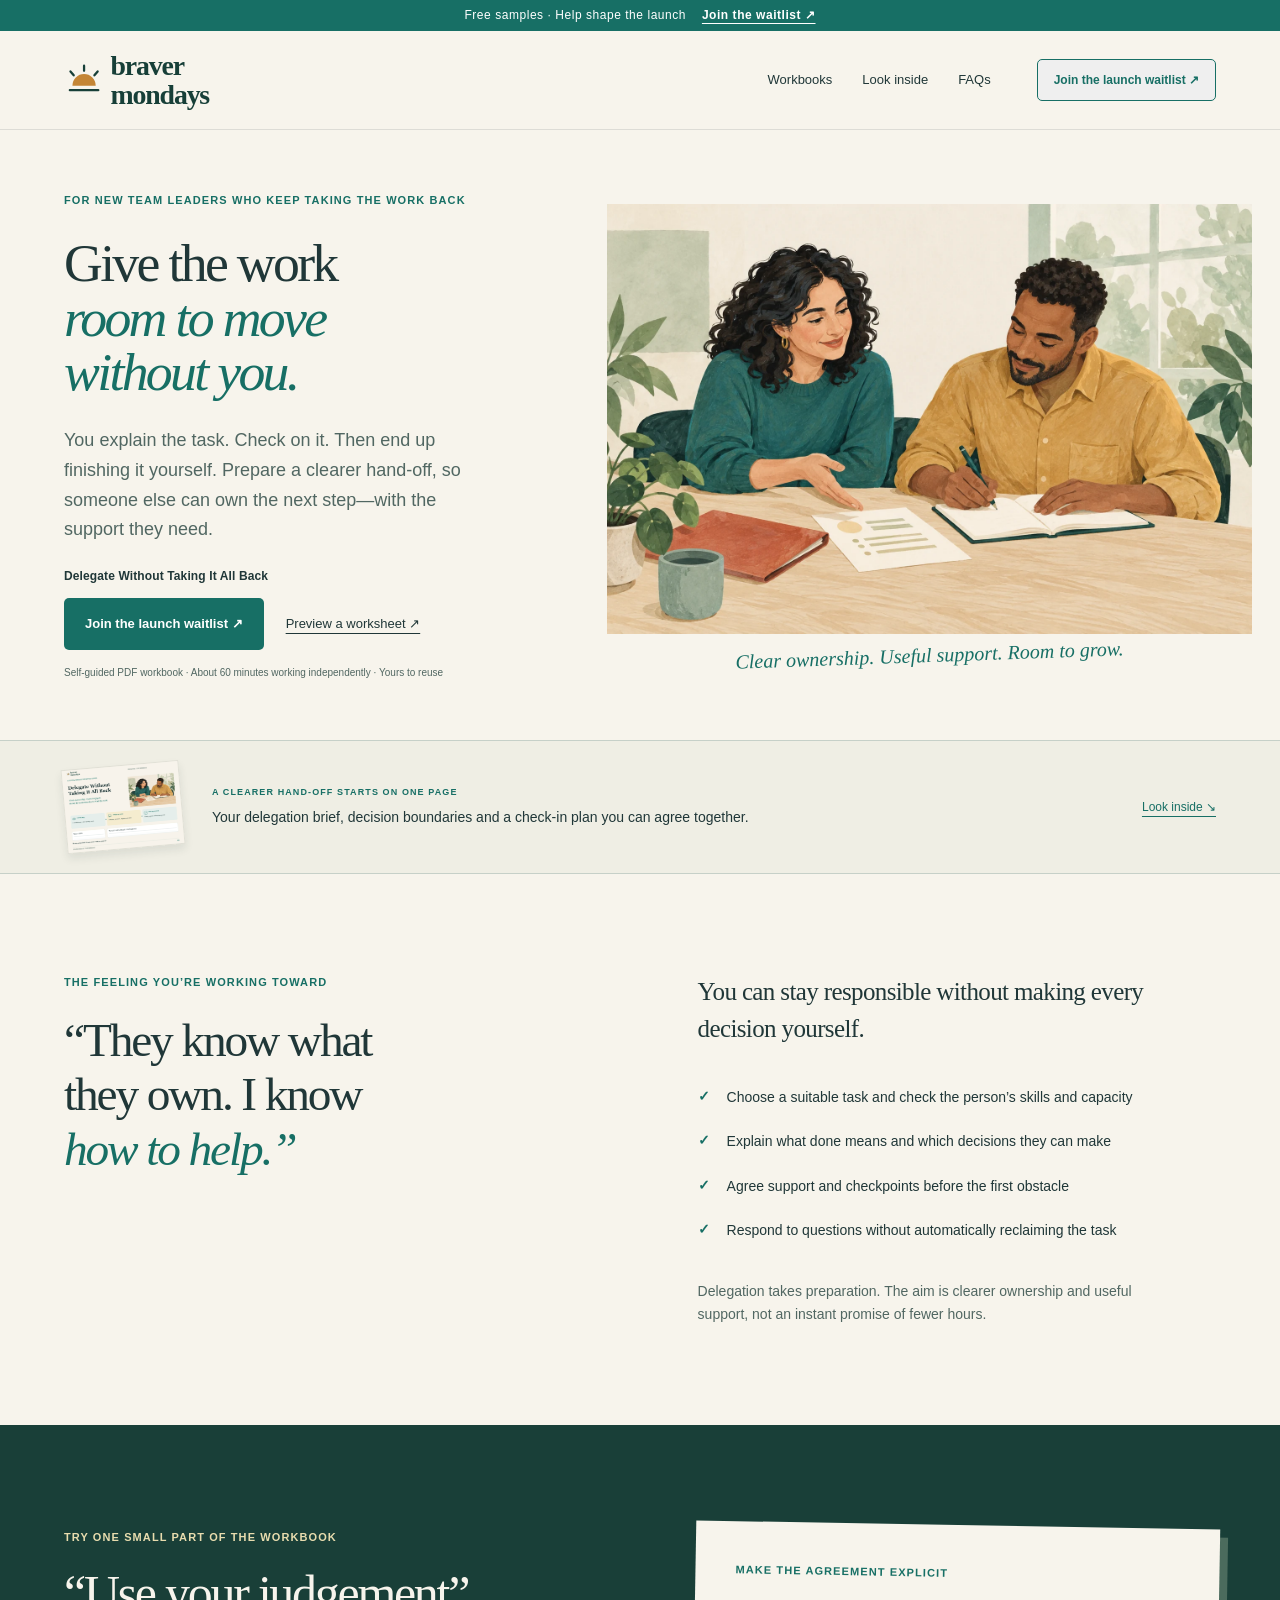
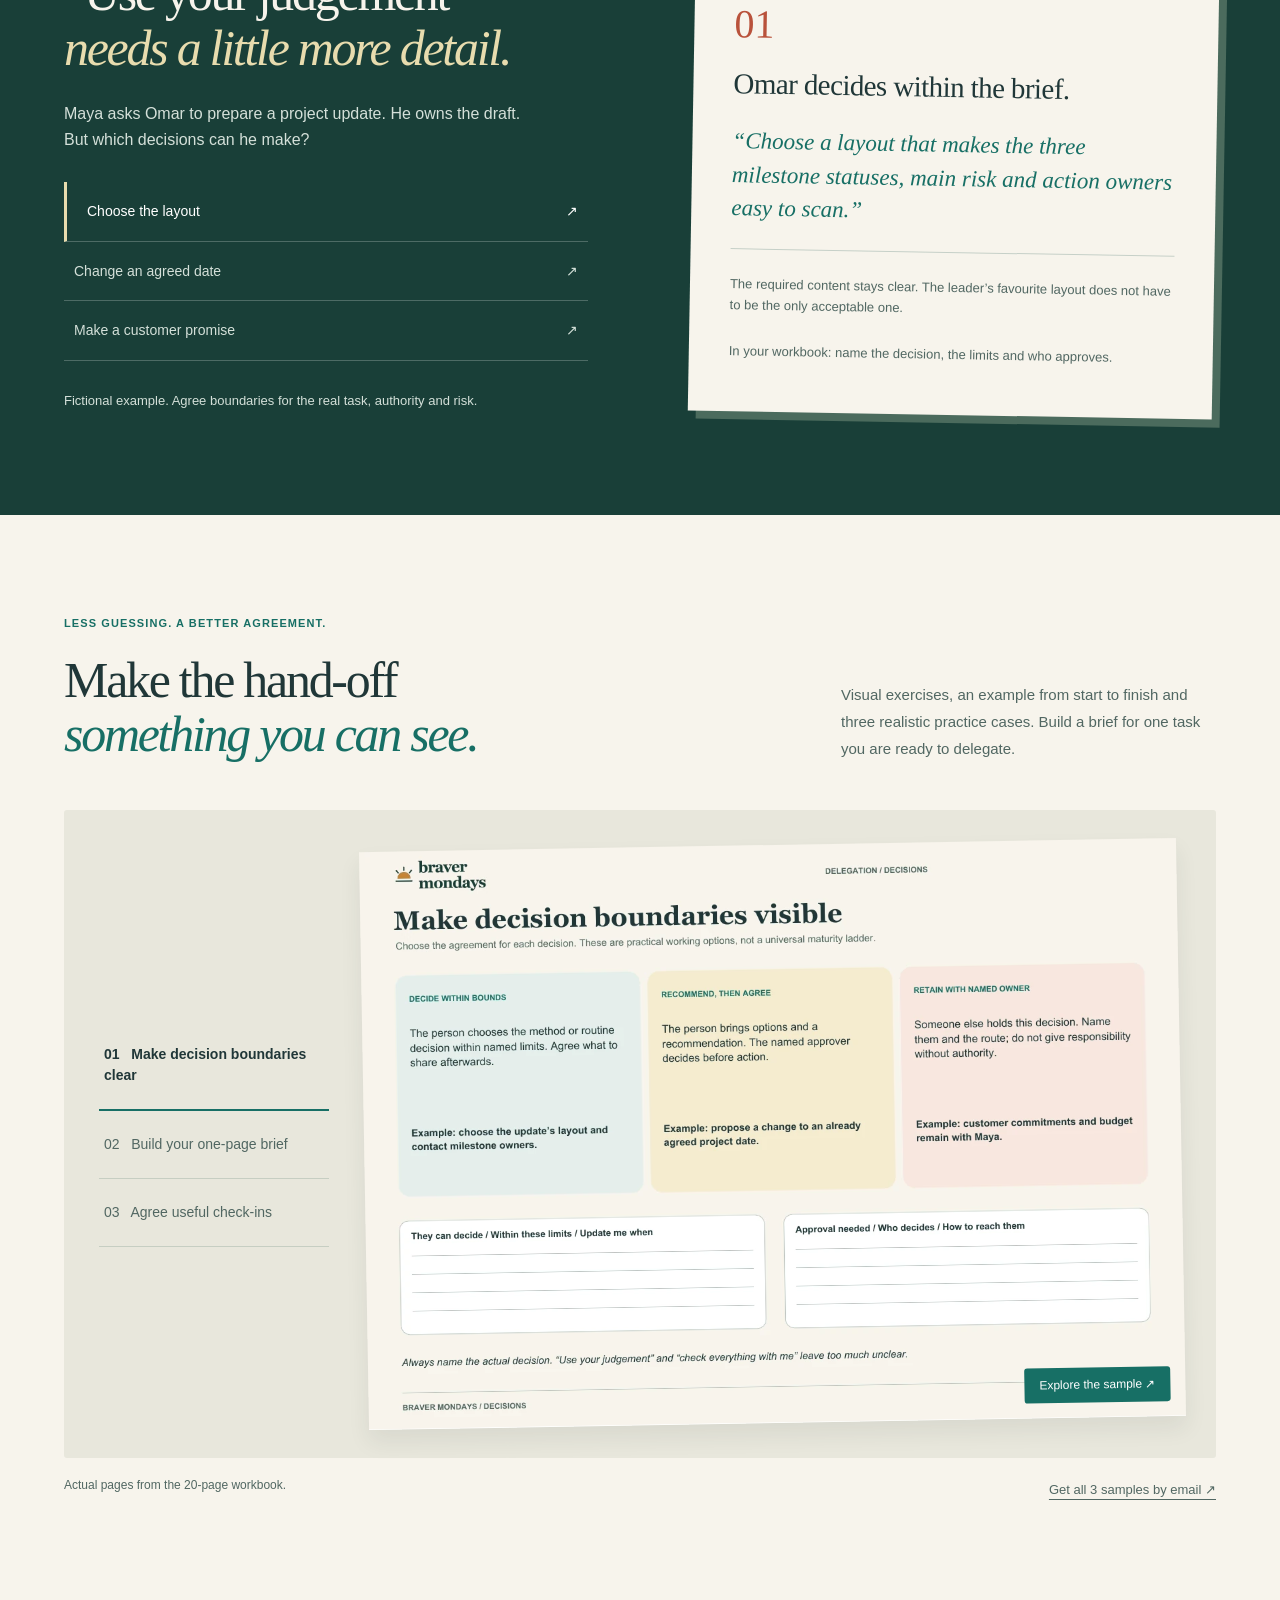
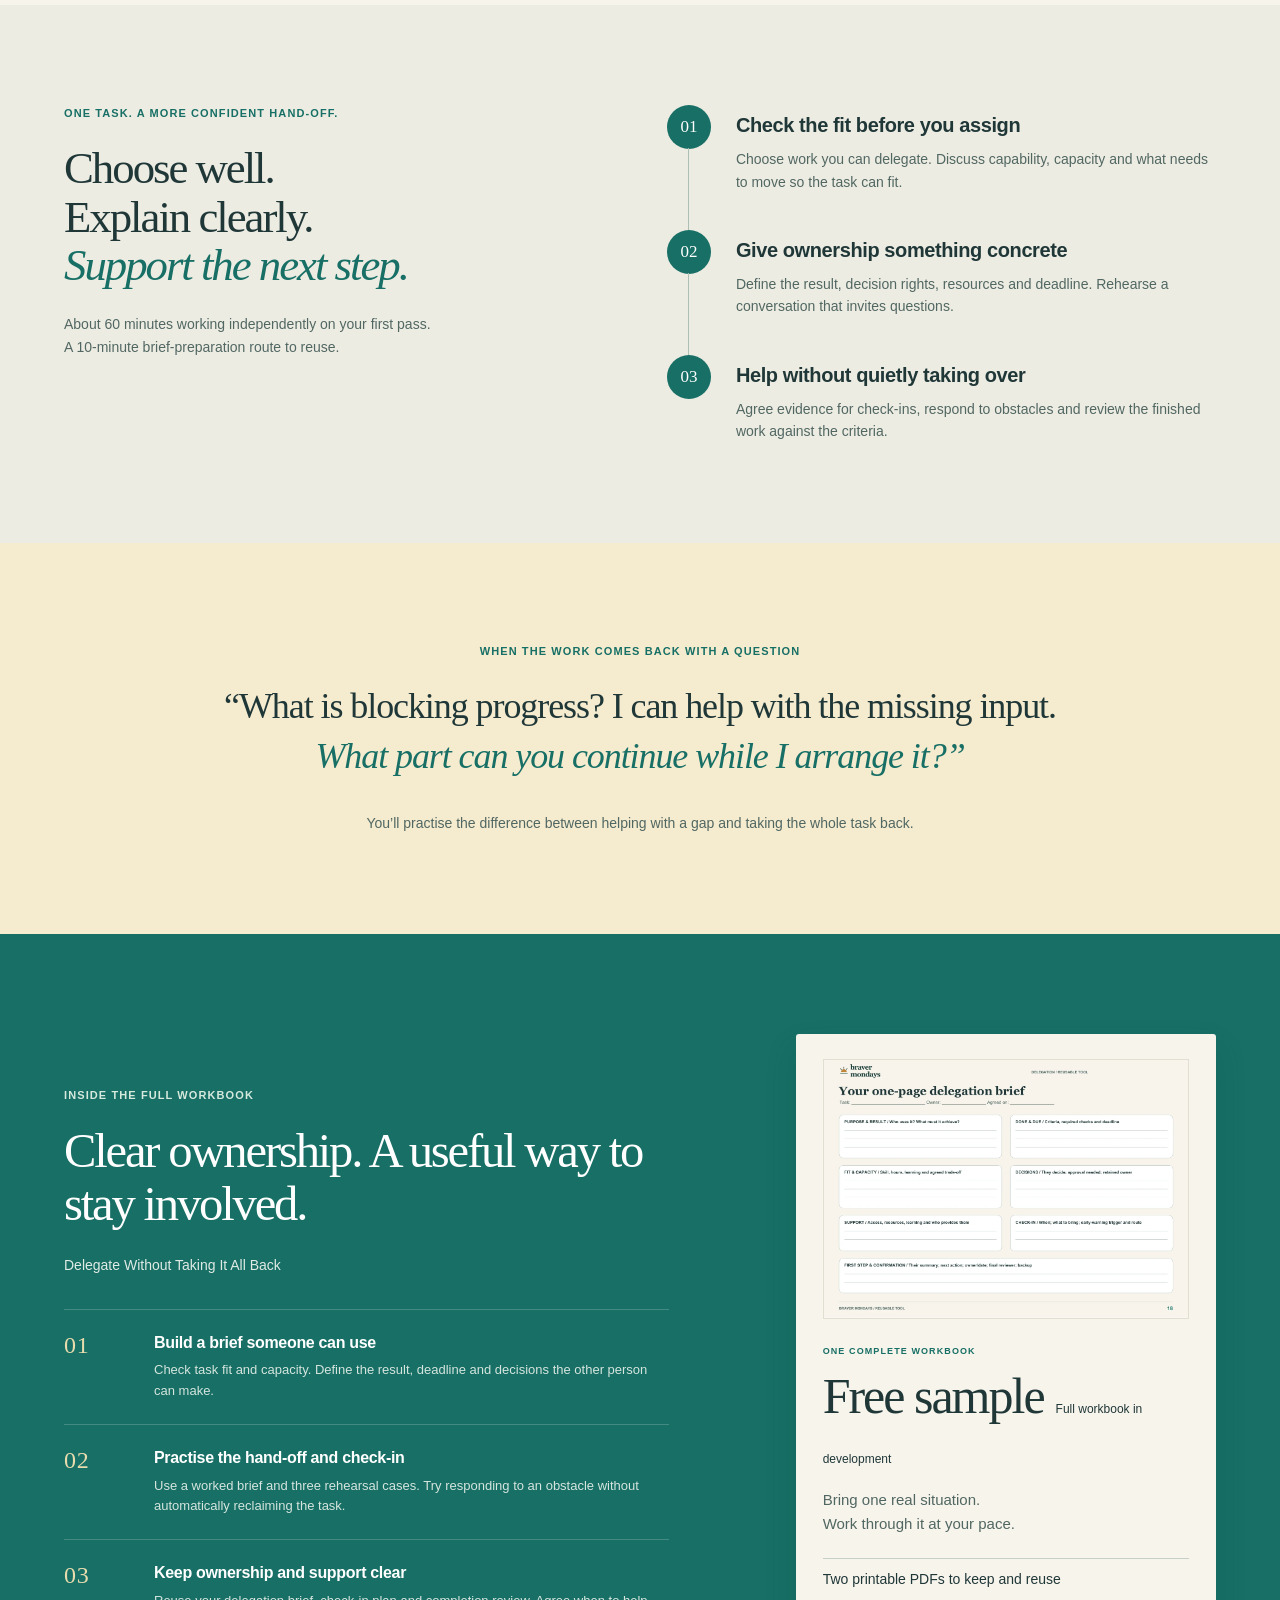
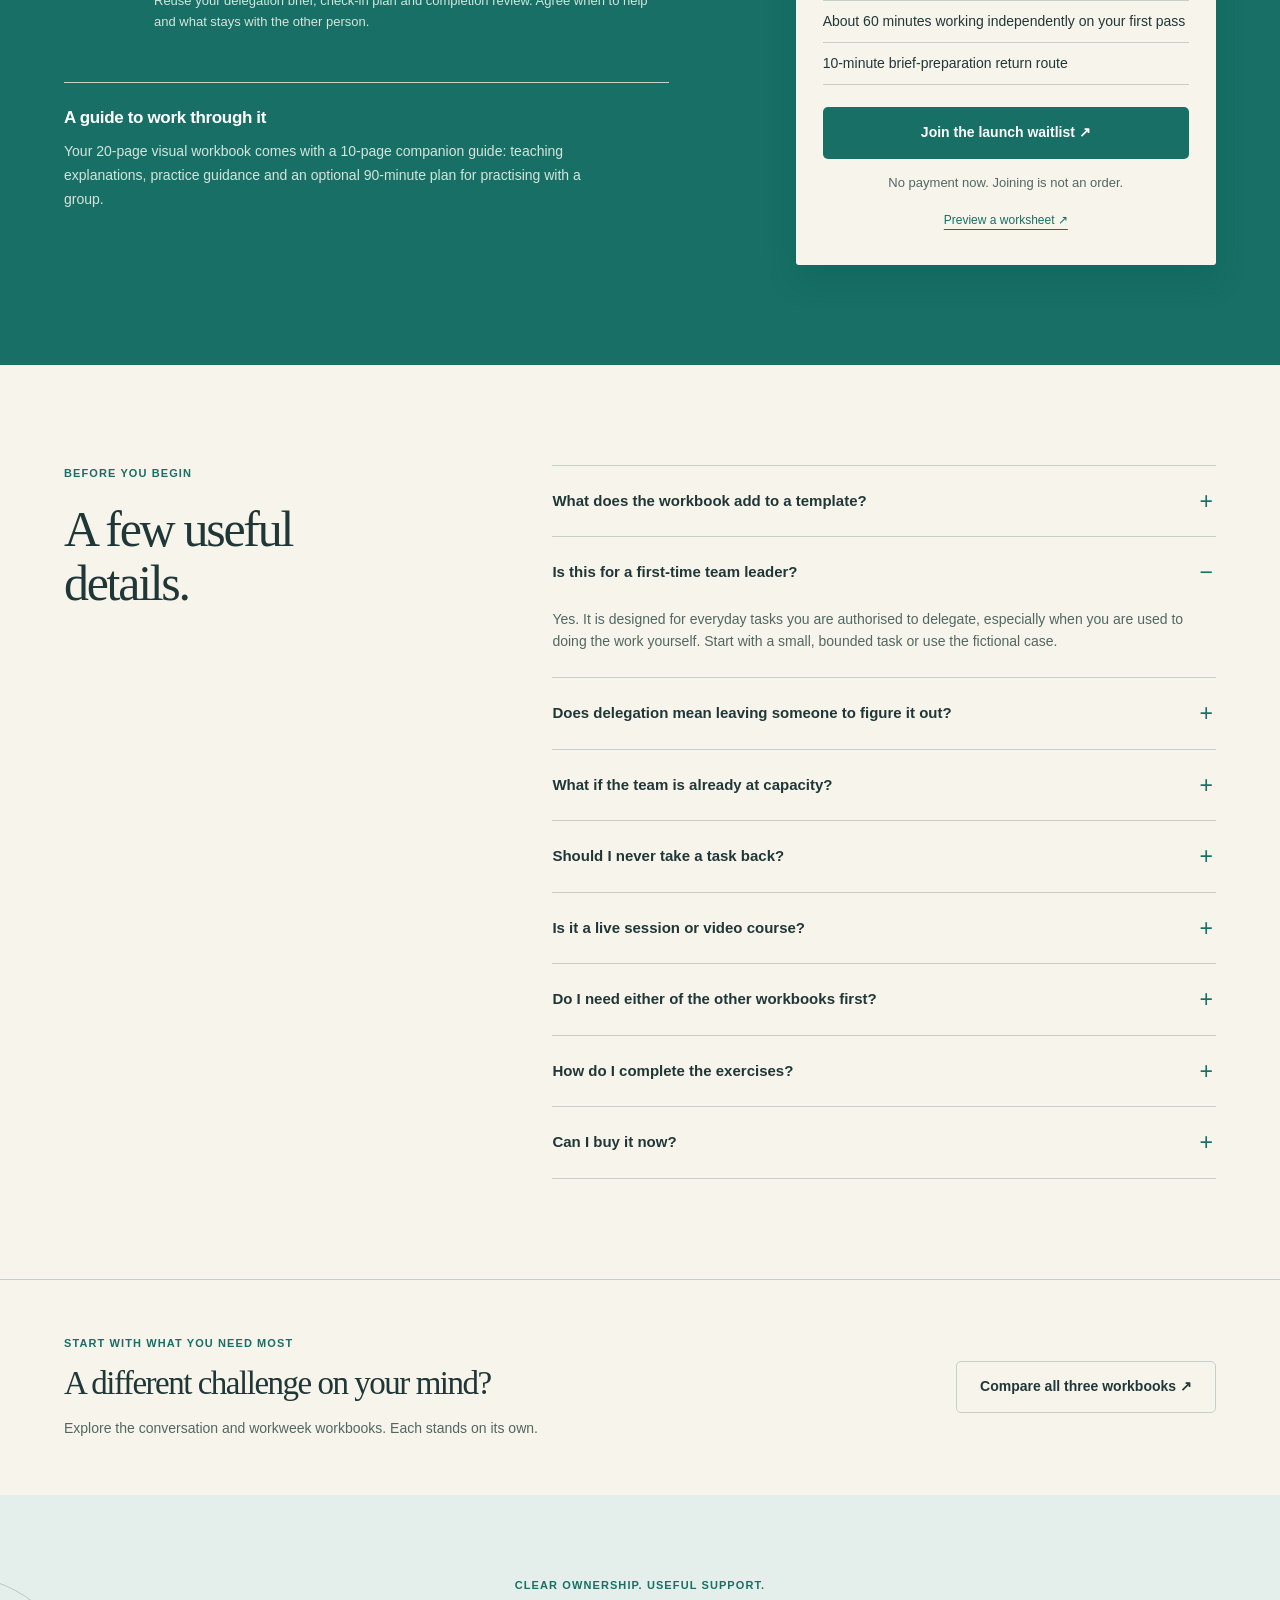
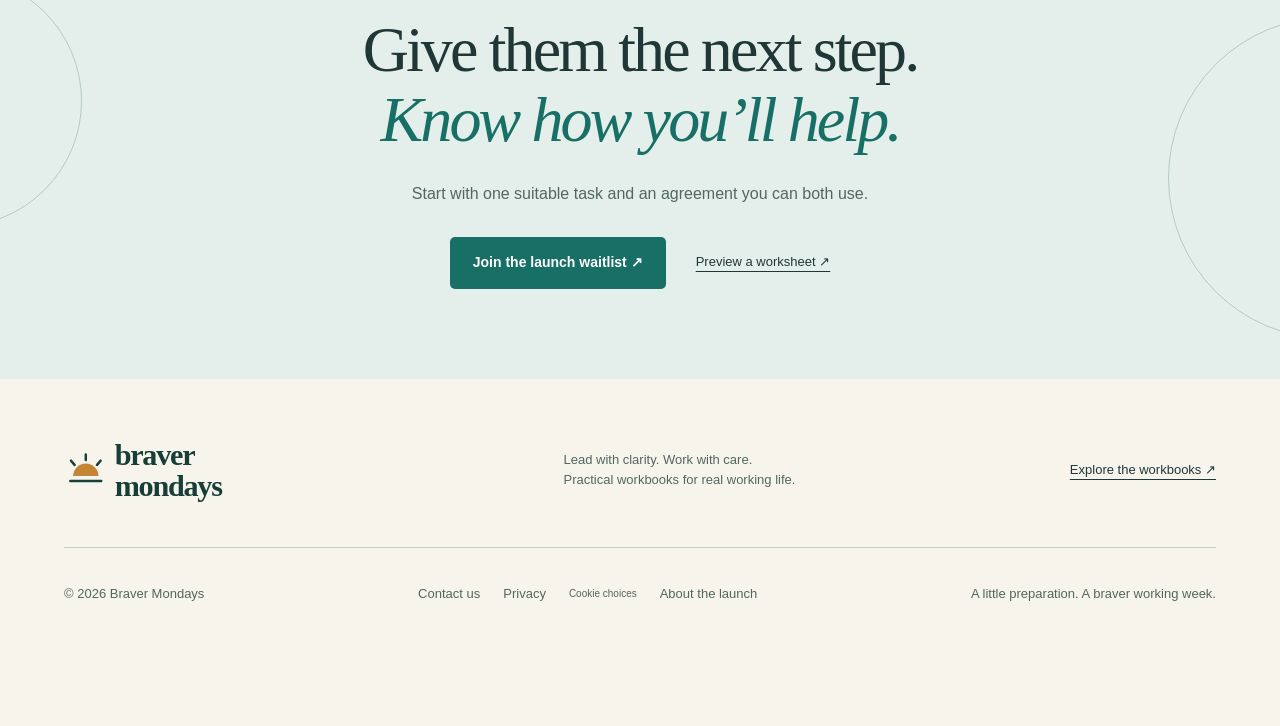
<file: workbooks/delegation/index.html>
<!doctype html><html lang="en"><head><meta charset="utf-8"><meta name="viewport" content="width=device-width, initial-scale=1"><title>Delegate Without Taking It All Back | Braver Mondays</title><meta name="description" content="Agree the result, decision boundaries and check-ins so someone else can own the next step."><meta name="theme-color" content="#176f65"><link rel="canonical" href="https://bravermondays.com/workbooks/delegation/"><meta property="og:type" content="website"><meta property="og:title" content="Delegate Without Taking It All Back"><meta property="og:description" content="Agree the result, decision boundaries and check-ins so someone else can own the next step."><meta property="og:image" content="https://bravermondays.com/assets/delegation-01.webp"><meta property="og:url" content="https://bravermondays.com/workbooks/delegation/"><link rel="icon" href="/assets/braver-mondays-mark.svg" type="image/svg+xml"><link rel="stylesheet" href="/styles.css?v=consistent-pricing-3"><script src="/app.js?v=consistent-pricing-2" defer></script></head>
<body data-page="product" data-product-id="delegation"><script type="application/json" id="sample-data">[{"image": "/assets/delegation-07.webp", "title": "1 of 3 \u00b7 Make decision boundaries visible", "alt": "Make decision boundaries visible"}, {"image": "/assets/delegation-18.webp", "title": "2 of 3 \u00b7 Your one-page delegation brief", "alt": "Your one-page delegation brief"}, {"image": "/assets/delegation-19.webp", "title": "3 of 3 \u00b7 Your check-in and ownership plan", "alt": "Your check-in and ownership plan"}]</script><a class="skip-link" href="#main">Skip to content</a><div class="review-banner">Free samples · Help shape the launch <a href="/#launch-list">Join the waitlist ↗︎</a></div><header class="site-header"><div class="nav-wrap"><a class="brand" href="/" aria-label="Braver Mondays home"><img src="/assets/braver-mondays-logo.svg" alt="Braver Mondays" width="320" height="104"></a><nav aria-label="Main navigation"><a href="/workbooks/" >Workbooks</a><a href="/workbooks/delegation/#inside">Look inside</a><a href="/workbooks/delegation/#faq">FAQs</a></nav><button class="button nav-cta" data-waitlist="delegation">Join the launch waitlist ↗︎</button><details class="mobile-menu"><summary>Menu <span aria-hidden="true">＋</span></summary><nav aria-label="Mobile navigation"><a href="/workbooks/">All workbooks</a><a href="/workbooks/delegation/#inside">Free samples</a><a href="/workbooks/delegation/#offer">What’s inside the workbook</a><a href="/workbooks/delegation/#faq">Questions &amp; answers</a></nav></details></div></header>
<main id="main">
<section class="hero delegation-hero"><div class="hero-inner"><div class="hero-copy"><p class="eyebrow">FOR NEW TEAM LEADERS WHO KEEP TAKING THE WORK BACK</p><h1>Give the work<br><em>room to move<br>without you.</em></h1><p class="hero-intro">You explain the task. Check on it. Then end up finishing it yourself. Prepare a clearer hand-off, so someone else can own the next step—with the support they need.</p><p class="product-label">Delegate Without Taking It All Back</p><div class="hero-actions"><button class="button primary" data-waitlist="delegation">Join the launch waitlist ↗︎</button><button class="sample-link" data-sample>Preview a worksheet ↗︎</button></div><p class="offer-note">Self-guided PDF workbook · About 60 minutes working independently · Yours to reuse</p></div><figure class="conversation-art"><img src="/assets/delegation-hero.webp" alt="A colleague writing his own plan while his team leader explains the brief and offers support" width="1536" height="1024" fetchpriority="high"><figcaption>Clear ownership. Useful support. Room to grow.</figcaption></figure></div></section>
<section class="product-ribbon"><img src="/assets/delegation-01.webp" alt="Delegate Without Taking It All Back workbook cover" width="1200" height="849"><div><p class="eyebrow">A CLEARER HAND-OFF STARTS ON ONE PAGE</p><p>Your delegation brief, decision boundaries and a check-in plan you can agree together.</p></div><a href="#inside">Look inside ↘︎</a></section>
<section class="takeaway-section section-pad reveal"><div><p class="eyebrow">THE FEELING YOU’RE WORKING TOWARD</p><h2>“They know what<br>they own. I know<br><em>how to help.”</em></h2></div><div class="takeaway-copy"><p class="large-copy">You can stay responsible without making every decision yourself.</p><ul class="check-list"><li>Choose a suitable task and check the person’s skills and capacity</li><li>Explain what done means and which decisions they can make</li><li>Agree support and checkpoints before the first obstacle</li><li>Respond to questions without automatically reclaiming the task</li></ul><p>Delegation takes preparation. The aim is clearer ownership and useful support, not an instant promise of fewer hours.</p></div></section>
<details class="mobile-details" open><summary>Try a delegation example</summary><div class="mobile-details-content"><section class="delegation-demo section-pad" id="try-it"><div><p class="eyebrow">TRY ONE SMALL PART OF THE WORKBOOK</p><h2>“Use your judgement”<br><em>needs a little more detail.</em></h2><p>Maya asks Omar to prepare a project update. He owns the draft. But which decisions can he make?</p><div class="delegation-tabs" role="tablist" aria-label="Explore decision boundaries"><button role="tab" id="decision-tab-0" data-decision="0" aria-selected="true" aria-controls="decision-panel">Choose the layout <span aria-hidden="true">↗︎</span></button><button role="tab" id="decision-tab-1" data-decision="1" aria-selected="false" aria-controls="decision-panel" tabindex="-1">Change an agreed date <span aria-hidden="true">↗︎</span></button><button role="tab" id="decision-tab-2" data-decision="2" aria-selected="false" aria-controls="decision-panel" tabindex="-1">Make a customer promise <span aria-hidden="true">↗︎</span></button></div><p class="small">Fictional example. Agree boundaries for the real task, authority and risk.</p></div><div class="decision-paper" id="decision-panel" role="tabpanel" aria-labelledby="decision-tab-0" tabindex="0"><p class="eyebrow">MAKE THE AGREEMENT EXPLICIT</p><span class="decision-number" id="decision-number">01</span><h3 id="decision-title">Omar decides within the brief.</h3><blockquote id="decision-words">“Choose a layout that makes the three milestone statuses, main risk and action owners easy to scan.”</blockquote><div class="decision-rule"></div><p id="decision-reason">The required content stays clear. The leader’s favourite layout does not have to be the only acceptable one.</p><p class="small">In your workbook: name the decision, the limits and who approves.</p></div></section></div></details>
<section id="inside" class="inside-section section-pad"><div class="inside-heading reveal"><div><p class="eyebrow">LESS GUESSING. A BETTER AGREEMENT.</p><h2>Make the hand-off<br><em>something you can see.</em></h2></div><p>Visual exercises, an example from start to finish and three realistic practice cases. Build a brief for one task you are ready to delegate.</p></div><div class="workbook-display reveal"><div class="preview-tabs" role="tablist" aria-label="Workbook preview"><button role="tab" id="preview-tab-0" aria-selected="true" aria-controls="preview-panel" data-preview="0">01 &nbsp; Make decision boundaries clear</button><button role="tab" id="preview-tab-1" aria-selected="false" aria-controls="preview-panel" tabindex="-1" data-preview="1">02 &nbsp; Build your one-page brief</button><button role="tab" id="preview-tab-2" aria-selected="false" aria-controls="preview-panel" tabindex="-1" data-preview="2">03 &nbsp; Agree useful check-ins</button></div><div class="preview-image-wrap" role="tabpanel" id="preview-panel" aria-labelledby="preview-tab-0"><button class="preview-zoom" data-sample aria-label="Open delegation workbook sample"><img id="preview-image" src="/assets/delegation-07.webp" alt="Worksheet explaining three ways to agree decision boundaries" width="1200" height="849" loading="lazy"><span>Explore the sample ↗︎</span></button></div></div><div class="preview-bottom"><span>Actual pages from the 20-page workbook.</span><button class="text-button" data-email-sample="delegation">Get all 3 samples by email ↗︎</button></div></section>
<details class="mobile-details" open><summary>See the workbook steps</summary><div class="mobile-details-content"><section class="process-section section-pad reveal"><div class="section-heading"><p class="eyebrow">ONE TASK. A MORE CONFIDENT HAND-OFF.</p><h2>Choose well.<br>Explain clearly.<br><em>Support the next step.</em></h2><p>About 60 minutes working independently on your first pass.<br>A 10-minute brief-preparation route to reuse.</p></div><ol class="process-list"><li><span>01</span><div><h3>Check the fit before you assign</h3><p>Choose work you can delegate. Discuss capability, capacity and what needs to move so the task can fit.</p></div></li><li><span>02</span><div><h3>Give ownership something concrete</h3><p>Define the result, decision rights, resources and deadline. Rehearse a conversation that invites questions.</p></div></li><li><span>03</span><div><h3>Help without quietly taking over</h3><p>Agree evidence for check-ins, respond to obstacles and review the finished work against the criteria.</p></div></li></ol></section></div></details>
<details class="mobile-details" open><summary>See a worked conversation</summary><div class="mobile-details-content"><section class="workweek-script section-pad reveal"><p class="eyebrow">WHEN THE WORK COMES BACK WITH A QUESTION</p><blockquote>“What is blocking progress? I can help with the missing input. <em>What part can you continue while I arrange it?”</em></blockquote><p>You’ll practise the difference between helping with a gap and taking the whole task back.</p></section></div></details>
<section id="offer" class="offer-section section-pad value-offer"><div class="offer-details reveal"><p class="eyebrow">INSIDE THE FULL WORKBOOK</p><h2>Clear ownership. A useful way to stay involved.</h2><p class="offer-product-name">Delegate Without Taking It All Back</p><ul class="included-list"><li><span>01</span><div><h3>Build a brief someone can use</h3><p>Check task fit and capacity. Define the result, deadline and decisions the other person can make.</p></div></li><li><span>02</span><div><h3>Practise the hand-off and check-in</h3><p>Use a worked brief and three rehearsal cases. Try responding to an obstacle without automatically reclaiming the task.</p></div></li><li><span>03</span><div><h3>Keep ownership and support clear</h3><p>Reuse your delegation brief, check-in plan and completion review. Agree when to help and what stays with the other person.</p></div></li></ul><div class="guide-included"><h3>A guide to work through it</h3><p>Your 20-page visual workbook comes with a 10-page companion guide: teaching explanations, practice guidance and an optional 90-minute plan for practising with a group.</p></div></div><div class="offer-purchase reveal"><img src="/assets/delegation-18.webp" alt="Your one-page delegation brief included in the workbook" width="1200" height="849" loading="lazy"><p class="eyebrow">ONE COMPLETE WORKBOOK</p><p class="price">Free sample<span>Full workbook in development</span></p><p class="purchase-caption">Bring one real situation.<br>Work through it at your pace.</p><ul class="offer-facts"><li>Two printable PDFs to keep and reuse</li><li>About 60 minutes working independently on your first pass</li><li>10-minute brief-preparation return route</li></ul><button class="button primary" data-waitlist="delegation">Join the launch waitlist ↗︎</button><p class="small">No payment now. Joining is not an order.</p><button class="text-button" data-sample>Preview a worksheet ↗︎</button></div></section>
<section id="faq" class="faq-section section-pad reveal"><div><p class="eyebrow">BEFORE YOU BEGIN</p><h2>A few useful<br>details.</h2></div><div class="faq-list"><details><summary>What does the workbook add to a template?</summary><p>You work through explanations and a realistic example, make decisions for your own situation, rehearse the conversation and check your approach against the guidance. The reusable worksheet brings those decisions together.</p></details><details open><summary>Is this for a first-time team leader?</summary><p>Yes. It is designed for everyday tasks you are authorised to delegate, especially when you are used to doing the work yourself. Start with a small, bounded task or use the fictional case.</p></details><details><summary>Does delegation mean leaving someone to figure it out?</summary><p>No. You will agree the result, decision boundaries, resources, learning support and checkpoints. You still own the responsibilities and approvals your role requires.</p></details><details><summary>What if the team is already at capacity?</summary><p>The workbook starts with that check. You will identify what would need to change in scope, timing or existing commitments before adding the work. Delegation should not simply move overload to someone else.</p></details><details><summary>Should I never take a task back?</summary><p>Sometimes intervention or reassignment is necessary. The exercises help you distinguish a preference from a quality gap or material risk, then make any change to ownership explicit.</p></details><details><summary>Is it a live session or video course?</summary><p>No. It is a self-guided workbook: a visual workbook and a companion guide as printable PDFs. Work through it on your own in about 60 minutes. There are no video lessons or live sessions: you get the material to keep. The guide also includes an optional 90-minute plan if you want to practise with a group.</p></details><details><summary>Do I need either of the other workbooks first?</summary><p>No. This workbook stands on its own, including a capacity check and a hand-off script. The conversation and workweek workbooks explore their own topics in more depth.</p></details><details><summary>How do I complete the exercises?</summary><p>Print the pages, use your PDF annotation tool or write separately. These are writing spaces rather than interactive form fields. Use fictional names and keep your completed notes private.</p></details><details><summary>Can I buy it now?</summary><p>We’re collecting interest before opening sales. Request 3 free samples, or join the launch waitlist for the workbook you want. No payment is collected and joining is not a pre-order.</p></details></div></section>
<aside class="related-workshop section-pad"><div><p class="eyebrow">START WITH WHAT YOU NEED MOST</p><h2>A different challenge on your mind?</h2><p>Explore the conversation and workweek workbooks. Each stands on its own.</p></div><a class="button secondary" href="/#choose">Compare all three workbooks ↗︎</a></aside>
<section class="closing-section section-pad reveal"><p class="eyebrow">CLEAR OWNERSHIP. USEFUL SUPPORT.</p><h2>Give them the next step.<br><em>Know how you’ll help.</em></h2><p class="closing-copy">Start with one suitable task and an agreement you can both use.</p><div class="closing-actions"><button class="button primary" data-waitlist="delegation">Join the launch waitlist ↗︎</button><button class="text-button" data-sample>Preview a worksheet ↗︎</button></div></section><div class="mobile-purchase" id="mobile-purchase" hidden><div><strong>Delegate with a clearer plan</strong><span>Free launch waitlist · No payment</span></div><button class="button primary" data-waitlist="delegation">Join the launch waitlist ↗︎</button></div>
</main><footer><div class="footer-top"><a class="brand" href="/" aria-label="Braver Mondays home"><img src="/assets/braver-mondays-logo.svg" alt="Braver Mondays" width="320" height="104"></a><p>Lead with clarity. Work with care.<br>Practical workbooks for real working life.</p><a href="/workbooks/">Explore the workbooks <span aria-hidden="true">↗︎</span></a></div><div class="footer-bottom"><span>© 2026 Braver Mondays</span><div><a href="mailto:hello@bravermondays.com">Contact us</a><a href="/privacy/">Privacy</a><button class="text-button" data-cookie-settings>Cookie choices</button><a href="/terms/">About the launch</a></div><span>A little preparation. A braver working week.</span></div></footer><button type="button" class="sample-fab" data-email-sample="choose" aria-haspopup="dialog" hidden><svg viewBox="0 0 24 24" fill="none" aria-hidden="true"><rect x="3" y="5" width="18" height="14" rx="2.5" stroke="currentColor" stroke-width="1.8"/><path d="m4 7 8 6 8-6" stroke="currentColor" stroke-width="1.8" stroke-linecap="round" stroke-linejoin="round"/></svg><span>Get your free samples</span></button>

<dialog id="sample-dialog" class="sample-dialog" aria-labelledby="sample-title"><div class="sample-head"><div><p class="eyebrow">A REAL LOOK INSIDE</p><h2 id="sample-title">Try the approach for yourself.</h2></div><button class="dialog-close" data-close aria-label="Close sample viewer">×</button></div><div class="sample-controls"><button class="icon-button" id="sample-prev" aria-label="Previous sample">←</button><p id="sample-caption" aria-live="polite"></p><button class="icon-button" id="sample-next" aria-label="Next sample">→</button></div><img id="sample-image" src="/assets/delegation-07.webp" alt="Make decision boundaries visible" width="1200" height="849"><div class="sample-foot"><p>Get 3 free samples by email.</p><button class="text-button" data-email-sample="delegation">Get all 3 samples by email ↗︎</button></div></dialog>
<dialog id="cookie-dialog" aria-labelledby="cookie-title"><button class="dialog-close" data-close aria-label="Close cookie choices">×</button><p class="eyebrow">YOUR CHOICE</p><h2 id="cookie-title">Keep your visit comfortable.</h2><p id="cookie-explanation">Optional advertising tracking is currently off. Your choice is saved on this device.</p><p class="small">Your cookie choice is saved on this device. See our privacy information for details.</p><div class="cookie-actions"><button class="button secondary" data-consent="denied">Essential only</button><button class="button primary" data-consent="granted">Allow optional measurement</button></div></dialog>
<div id="cookie-banner" class="cookie-banner" hidden><p>May we use optional advertising measurement to understand which workbooks people find useful? <a href="/privacy/">Privacy details</a></p><div><button class="button secondary" data-consent="denied">Essential only</button><button class="button primary" data-consent="granted">Allow measurement</button></div></div>
<noscript><p class="noscript">Please enable JavaScript to request a free sample or join the launch waitlist. No payment is collected.</p></noscript><dialog id="email-dialog" class="signup-dialog" aria-labelledby="email-title"><button class="dialog-close" data-close aria-label="Close email signup">×</button><p class="eyebrow" id="email-eyebrow">FREE SAMPLES</p><h2 id="email-title" tabindex="-1">Get 3 free samples by email.</h2><p id="email-workshop" class="signup-intro"></p><div id="sample-summary" class="sample-summary" hidden><img id="sample-summary-img" src="/assets/workbook-01.webp" alt="" width="1200" height="849"><div><strong id="sample-summary-title"></strong><span>3 free samples from the workbook · PDF</span></div></div><ul id="waitlist-points" class="workbook-points" hidden><li>Practical exercises you complete for your own situation</li><li>Worked examples that show what good looks like</li><li>A one-page plan you can act on straight away</li></ul><form id="demand-form" method="post"><fieldset id="sample-field" class="sample-field" hidden disabled><legend>Which workbook would you like to try?</legend><div class="sample-choices"><label class="sample-choice"><img src="/assets/workbook-01.webp" alt="" width="1200" height="849" loading="lazy"><span class="choice-line"><input type="radio" name="sample_choice" value="difficult-conversations" required><span>Prepare your next difficult conversation</span></span></label><label class="sample-choice"><img src="/assets/workweek-01.webp" alt="" width="1200" height="849" loading="lazy"><span class="choice-line"><input type="radio" name="sample_choice" value="workweek" required><span>Plan a more manageable workweek</span></span></label><label class="sample-choice"><img src="/assets/delegation-01.webp" alt="" width="1200" height="849" loading="lazy"><span class="choice-line"><input type="radio" name="sample_choice" value="delegation" required><span>Delegate without taking it all back</span></span></label></div></fieldset><div id="interest-field" hidden><label for="signup-interest">What interests you most?</label><select id="signup-interest" name="fields[workshop_interest]"><option value="all">Help me choose</option><option value="difficult-conversations">Difficult conversations</option><option value="workweek">A manageable workweek</option><option value="delegation">Delegation</option><option value="bundle">The complete collection</option></select></div><div class="signup-fields"><div class="name-field"><label for="signup-name">First name <span class="optional">(optional)</span></label><input id="signup-name" type="text" name="fields[first_name]" autocomplete="given-name" placeholder="e.g. Anna" maxlength="60" disabled></div><div class="email-field"><label for="signup-email">Your email address</label><input id="signup-email" type="email" name="email_address" required autocomplete="email" inputmode="email" placeholder="you@example.com" maxlength="254" disabled aria-describedby="email-purpose signup-status"></div></div><button id="signup-submit" type="submit" class="button primary" disabled>Send my free samples ↗︎</button><p id="signup-status" role="status" aria-live="polite">Email signup is being connected. No address is collected yet.</p><ol class="signup-steps" aria-label="What happens next"><li><b aria-hidden="true">1</b><span>Enter your email</span></li><li><b aria-hidden="true">2</b><span>Confirm in your inbox</span></li><li><b aria-hidden="true">3</b><span id="signup-step-3">Your samples open</span></li></ol><ul id="signup-trust" class="signup-trust"><li>Free</li><li>No card needed</li><li>Unsubscribe anytime</li></ul><p id="email-purpose" class="small">We’ll send your samples and a confirmation email. Sample requests do not add you to launch announcements.</p><p class="small signup-legal"><a href="/privacy/">Privacy details</a> · <a href="https://kit.com/" target="_blank" rel="noopener">Powered by Kit</a></p></form><button id="switch-waitlist" class="text-button">Also interested in the launch? Join the waitlist ↗︎</button><div id="signup-success" class="signup-success" hidden><div class="success-icon" aria-hidden="true"><svg viewBox="0 0 24 24" fill="none"><rect x="3" y="5" width="18" height="14" rx="2.5" stroke="currentColor" stroke-width="1.7"/><path d="m4 7 8 6 8-6" stroke="currentColor" stroke-width="1.7" stroke-linecap="round" stroke-linejoin="round"/></svg></div><p class="eyebrow">ALMOST THERE</p><h2 id="success-title" tabindex="-1">Check your inbox</h2><p class="success-text">We’ve sent a confirmation email to <strong id="success-email"></strong>.</p><p class="success-text" id="success-next"></p><ol class="success-steps" aria-label="Your progress"><li class="done"><b aria-hidden="true">✓</b><span>Email sent</span></li><li class="current" aria-current="step"><b aria-hidden="true">2</b><span>Confirm in your inbox</span></li><li><b aria-hidden="true">3</b><span id="success-step-3">Your samples open</span></li></ol><p class="success-tip">Not there in a couple of minutes? Check your <strong>Spam</strong> or <strong>Promotions</strong> folder.</p><div class="success-actions"><a id="success-mail" class="button primary" href="https://mail.google.com/" target="_blank" rel="noopener" hidden>Open Gmail ↗︎</a><button type="button" class="button secondary" data-close>Done</button></div><button type="button" id="success-retry" class="text-button">Used the wrong email? Try again</button><p id="success-help" class="success-help" hidden>Still nothing after 10 minutes? <button type="button" class="text-button" data-contact data-topic="samples">Let us know</button></p></div></dialog><dialog id="contact-dialog" class="signup-dialog contact-dialog" aria-labelledby="contact-title"><button class="dialog-close" data-close aria-label="Close contact form">×</button><div id="contact-start"><p class="eyebrow">CONTACT US</p><h2 id="contact-title" tabindex="-1">How can we help?</h2><p class="signup-intro">Send us a message and we’ll reply by email. If your samples didn’t arrive, tell us which workbook you asked for.</p><form id="contact-form"><div class="signup-fields"><div><label for="contact-name">Your name <span class="optional">(optional)</span></label><input id="contact-name" name="name" type="text" autocomplete="name" maxlength="80" placeholder="e.g. Anna"></div><div><label for="contact-email">Your email address</label><input id="contact-email" name="email" type="email" required autocomplete="email" inputmode="email" maxlength="254" placeholder="you@example.com"></div></div><div><label for="contact-topic">What’s it about?</label><select id="contact-topic" name="topic"><option value="samples">My samples didn’t arrive</option><option value="workbook">A question about a workbook</option><option value="other">Something else</option></select></div><div><label for="contact-message">Your message</label><textarea id="contact-message" name="message" required rows="4" maxlength="3000" placeholder="Tell us a little about what happened…"></textarea></div><input type="checkbox" name="botcheck" class="hp-field" tabindex="-1" autocomplete="off" aria-hidden="true"><button id="contact-submit" type="submit" class="button primary">Send message ↗︎</button><p id="contact-status" role="status" aria-live="polite"></p><p class="small">We only use your details to reply to you. <a href="/privacy/">Privacy details</a></p></form></div><div id="contact-done" class="signup-success" hidden><div class="success-icon" aria-hidden="true"><svg viewBox="0 0 24 24" fill="none"><rect x="3" y="5" width="18" height="14" rx="2.5" stroke="currentColor" stroke-width="1.7"/><path d="m4 7 8 6 8-6" stroke="currentColor" stroke-width="1.7" stroke-linecap="round" stroke-linejoin="round"/></svg></div><p class="eyebrow">MESSAGE SENT</p><h2 id="contact-done-title" tabindex="-1">Thanks, we’ll be in touch</h2><p class="success-text">We’ve got your message and will reply to the email address you gave us.</p><div class="success-actions"><button type="button" class="button secondary" data-close>Close</button></div></div></dialog></body></html>
</file>
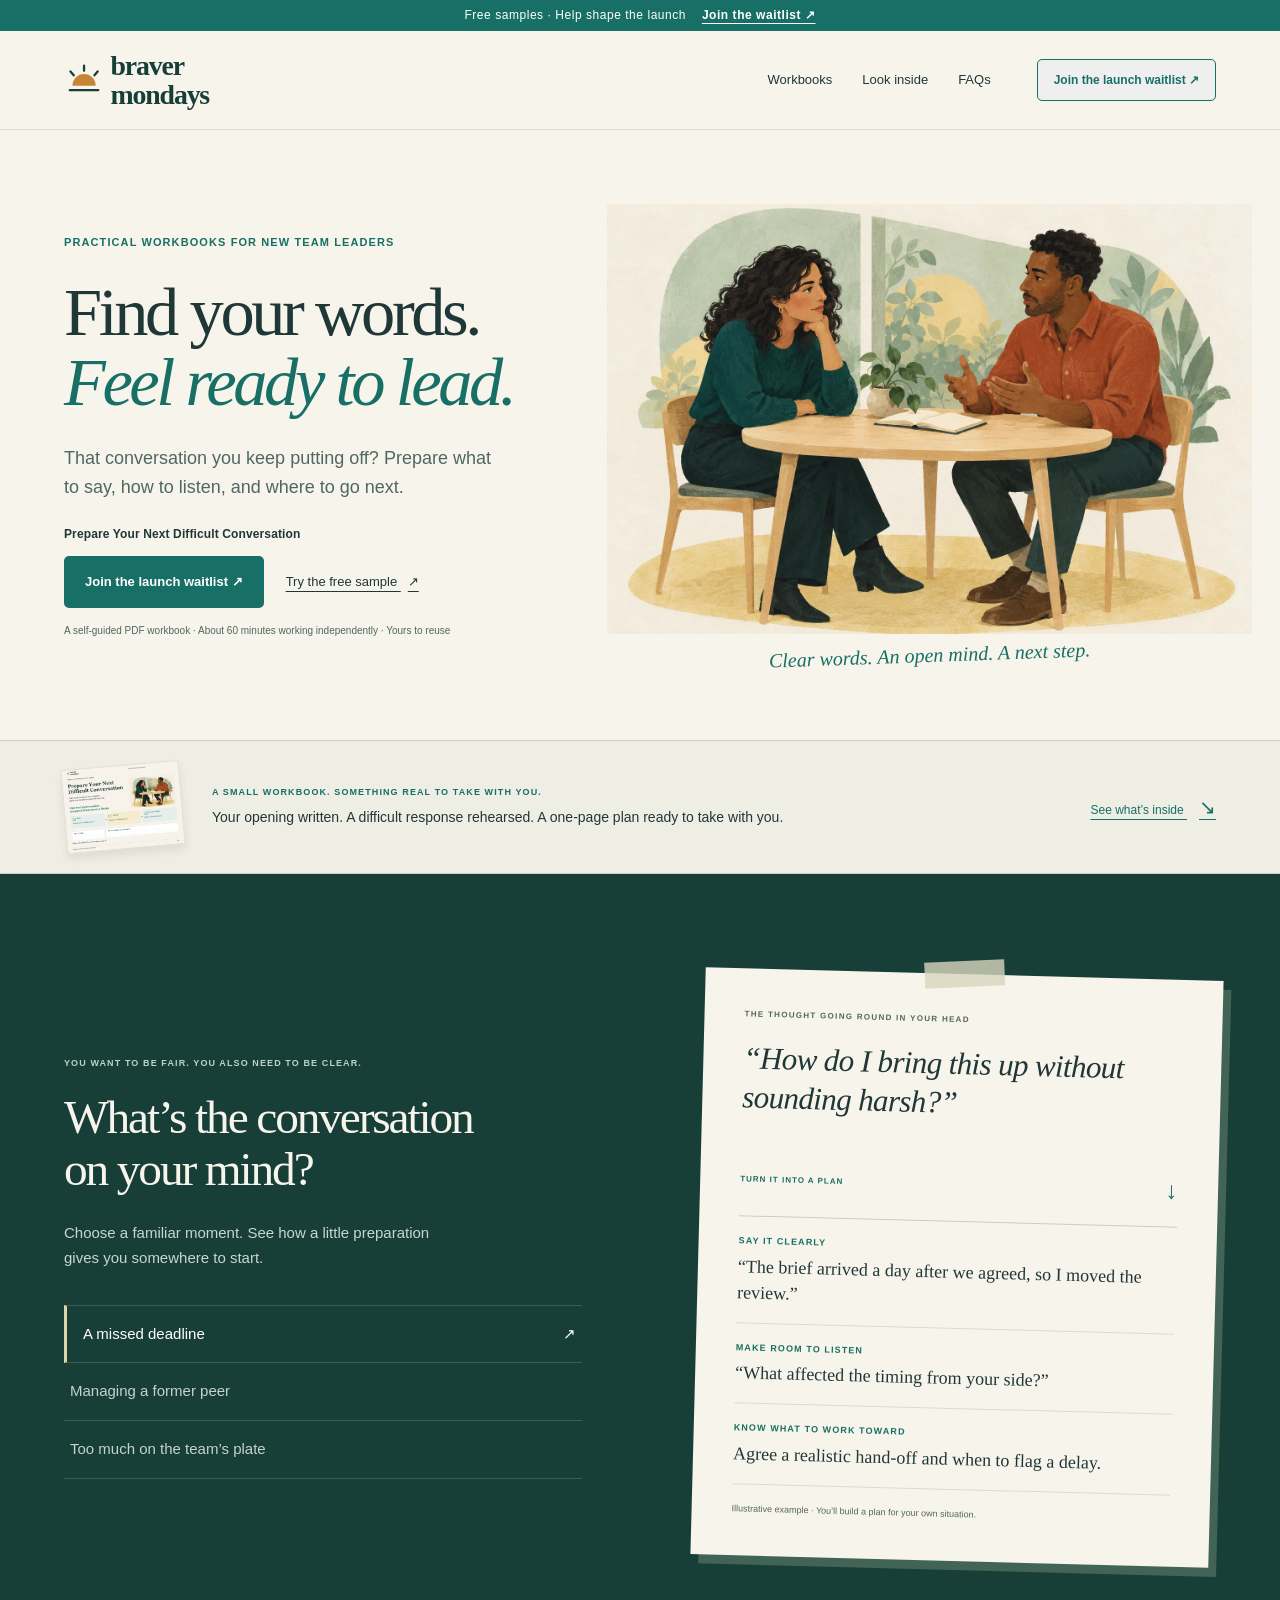
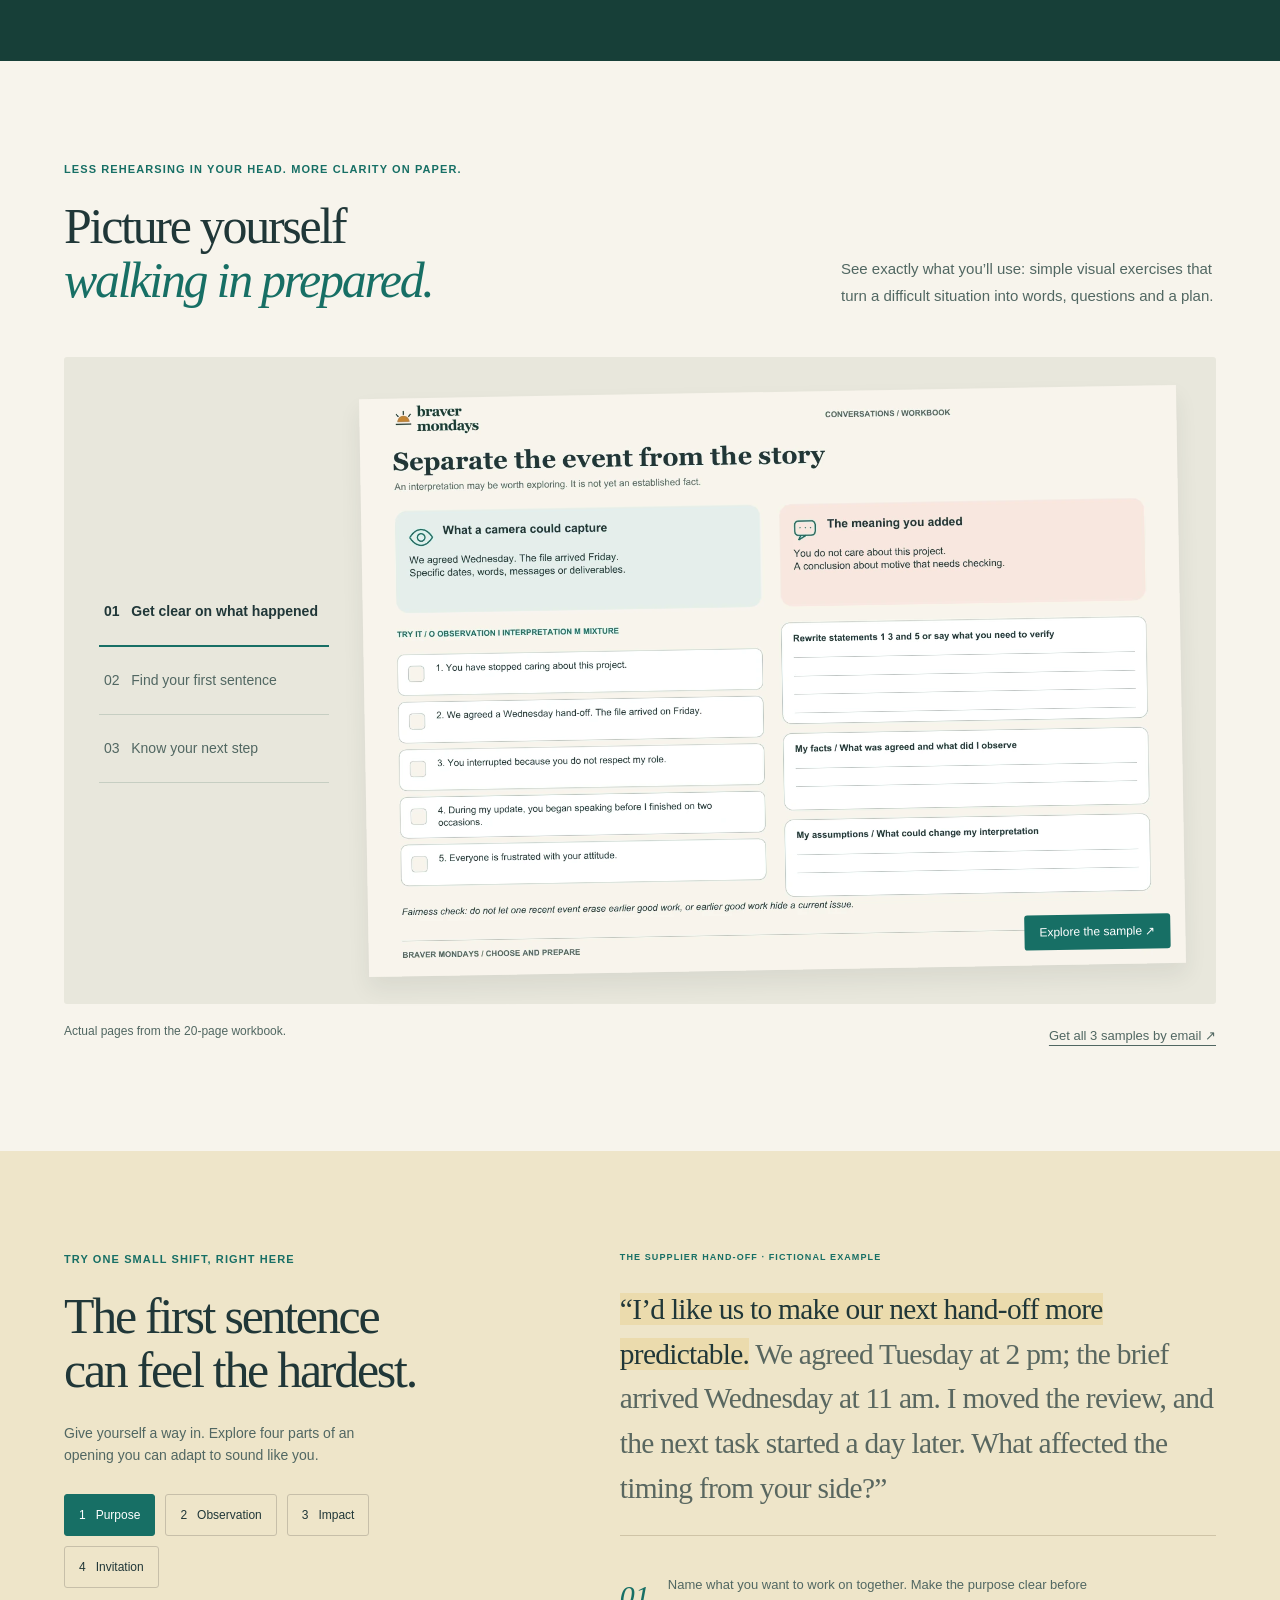
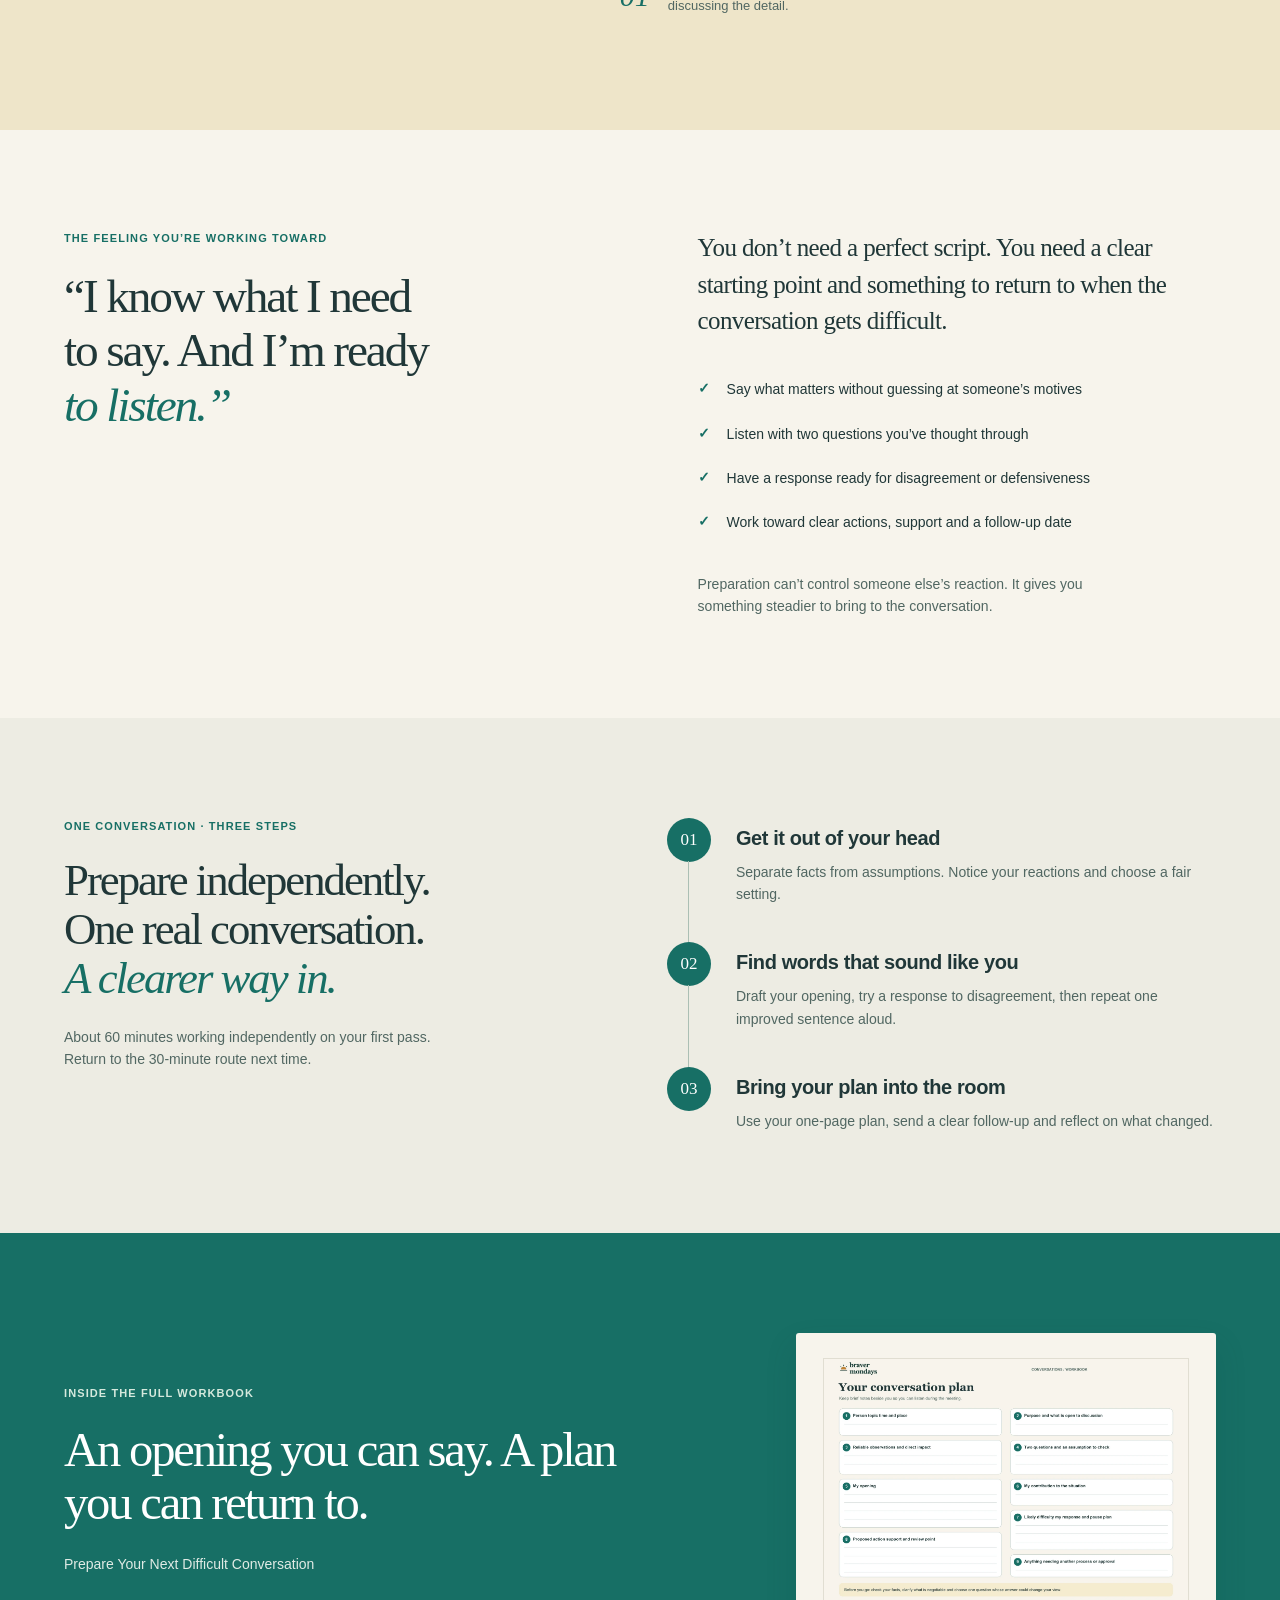
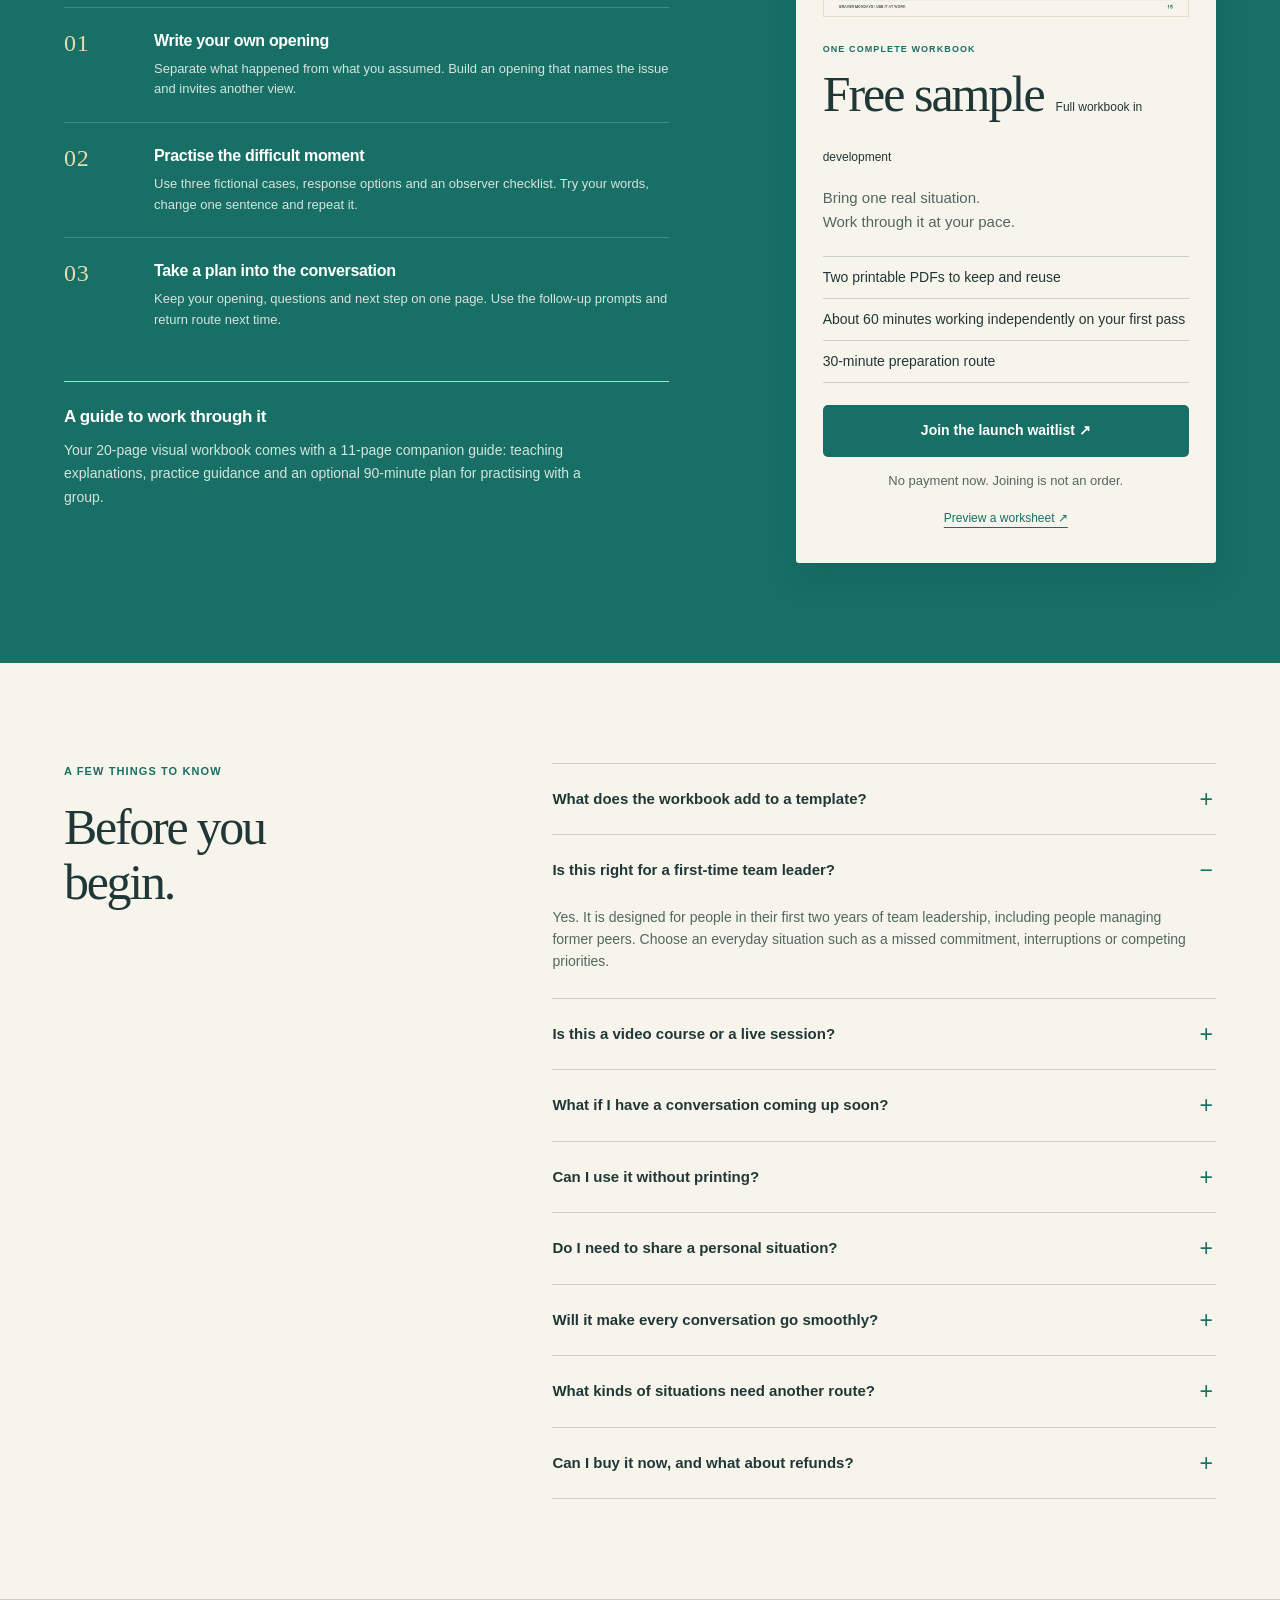
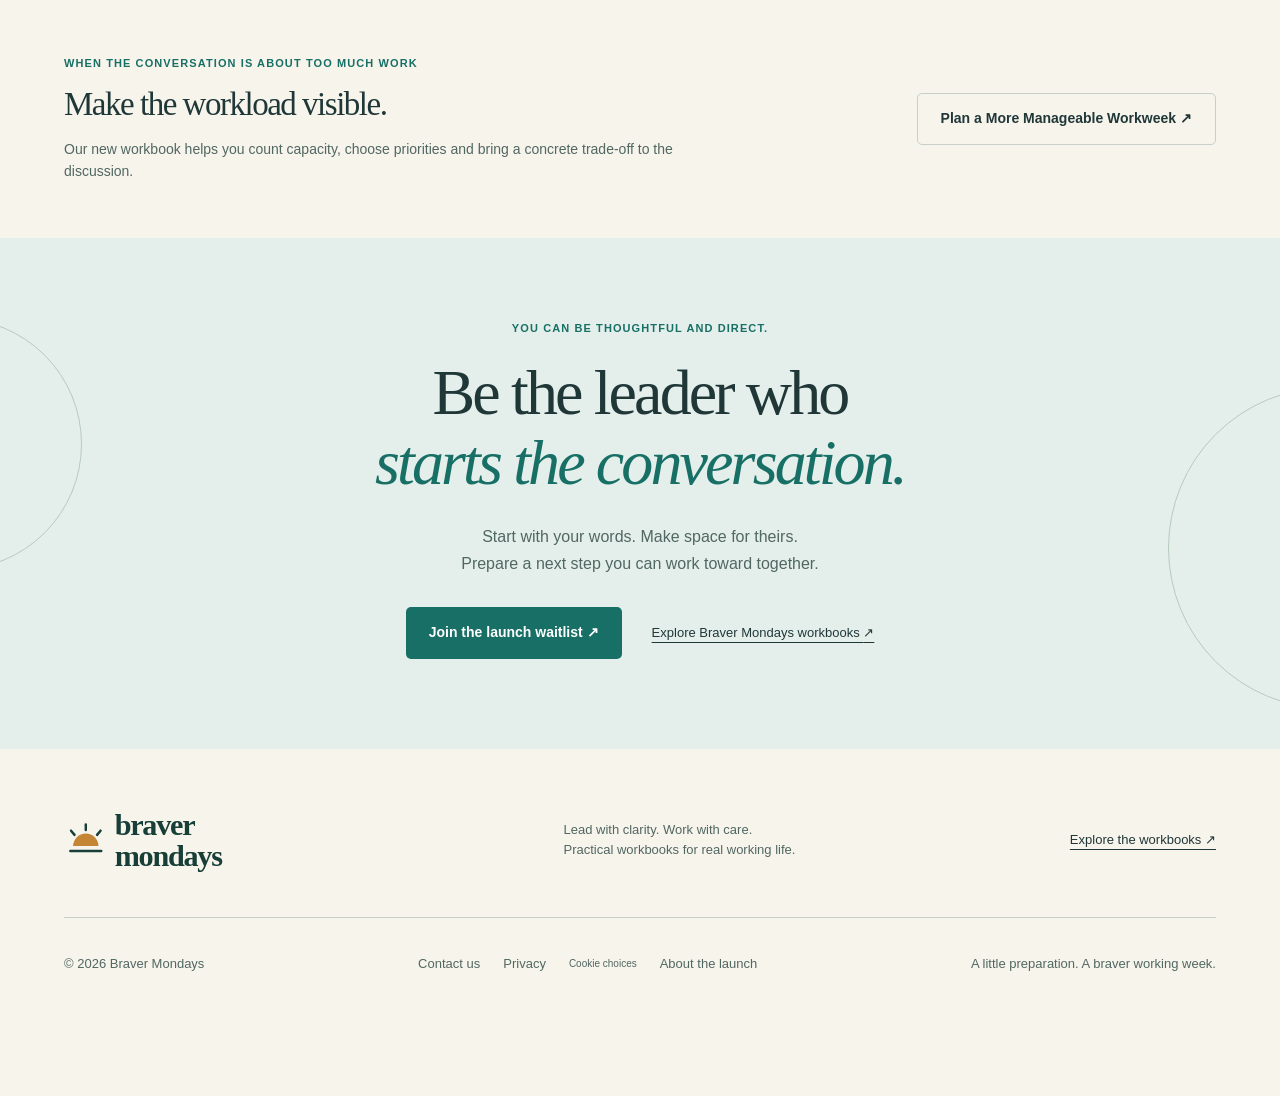
<file: workbooks/difficult-conversations/index.html>
<!doctype html><html lang="en"><head><meta charset="utf-8"><meta name="viewport" content="width=device-width, initial-scale=1"><title>Prepare Your Next Difficult Conversation | Braver Mondays</title><meta name="description" content="A visual, self-guided workbook for new team leaders. Prepare a clear opening, useful questions and a practical next step for a difficult conversation."><meta name="theme-color" content="#176f65"><link rel="canonical" href="https://bravermondays.com/workbooks/difficult-conversations/"><meta property="og:type" content="website"><meta property="og:title" content="Prepare Your Next Difficult Conversation"><meta property="og:description" content="A visual, self-guided workbook for new team leaders. Prepare a clear opening, useful questions and a practical next step for a difficult conversation."><meta property="og:image" content="https://bravermondays.com/assets/workbook-01.webp"><meta property="og:url" content="https://bravermondays.com/workbooks/difficult-conversations/"><link rel="icon" href="/assets/braver-mondays-mark.svg" type="image/svg+xml"><link rel="stylesheet" href="/styles.css?v=consistent-pricing-3"><script src="/app.js?v=consistent-pricing-2" defer></script></head>
<body data-page="product" data-product-id="difficult-conversations"><script type="application/json" id="sample-data">[{"image": "/assets/workbook-04.webp", "title": "1 of 3 \u00b7 Separate facts from assumptions", "alt": "Separate facts from assumptions"}, {"image": "/assets/workbook-08.webp", "title": "2 of 3 \u00b7 Build your opening in four parts", "alt": "Build your opening in four parts"}, {"image": "/assets/workbook-15.webp", "title": "3 of 3 \u00b7 Your one-page conversation plan", "alt": "Your one-page conversation plan"}]</script><a class="skip-link" href="#main">Skip to content</a><div class="review-banner">Free samples · Help shape the launch <a href="/#launch-list">Join the waitlist ↗︎</a></div><header class="site-header"><div class="nav-wrap"><a class="brand" href="/" aria-label="Braver Mondays home"><img src="/assets/braver-mondays-logo.svg" alt="Braver Mondays" width="320" height="104"></a><nav aria-label="Main navigation"><a href="/workbooks/" >Workbooks</a><a href="/workbooks/difficult-conversations/#inside">Look inside</a><a href="/workbooks/difficult-conversations/#faq">FAQs</a></nav><button class="button nav-cta" data-waitlist="difficult-conversations">Join the launch waitlist ↗︎</button><details class="mobile-menu"><summary>Menu <span aria-hidden="true">＋</span></summary><nav aria-label="Mobile navigation"><a href="/workbooks/">All workbooks</a><a href="/workbooks/difficult-conversations/#inside">Free samples</a><a href="/workbooks/difficult-conversations/#offer">What’s inside the workbook</a><a href="/workbooks/difficult-conversations/#faq">Questions &amp; answers</a></nav></details></div></header>
<main id="main">
<section class="hero"><div class="hero-inner"><div class="hero-copy"><p class="eyebrow">PRACTICAL WORKBOOKS FOR NEW TEAM LEADERS</p><h1>Find your words.<br><em>Feel ready to lead.</em></h1><p class="hero-intro" id="campaign-intro">That conversation you keep putting off? Prepare what to say, how to listen, and where to go next.</p><p class="product-label">Prepare Your Next Difficult Conversation</p><div class="hero-actions"><button class="button primary" data-waitlist="difficult-conversations">Join the launch waitlist ↗︎</button><button class="sample-link" data-sample>Try the free sample <span aria-hidden="true">↗︎</span></button></div><p class="offer-note">A self-guided PDF workbook · About 60 minutes working independently · Yours to reuse</p></div><figure class="conversation-art"><img src="/assets/conversation-hero.webp" alt="Illustration of two colleagues listening and talking together around a table" width="1536" height="1024" fetchpriority="high"><figcaption>Clear words. An open mind. A next step.</figcaption></figure></div></section>
<section class="product-ribbon"><img src="/assets/workbook-01.webp" alt="Cover of the visual difficult-conversation workbook" width="1200" height="849"><div><p class="eyebrow">A SMALL WORKBOOK. SOMETHING REAL TO TAKE WITH YOU.</p><p>Your opening written. A difficult response rehearsed. A one-page plan ready to take with you.</p></div><a href="#inside">See what’s inside <span aria-hidden="true">↘︎</span></a></section>
<details class="mobile-details" open><summary>Explore a conversation example</summary><div class="mobile-details-content"><section class="moment-section section-pad reveal" id="your-moment"><div class="section-heading"><p class="eyebrow">YOU WANT TO BE FAIR. YOU ALSO NEED TO BE CLEAR.</p><h2>What’s the conversation<br>on your mind?</h2><p class="moment-intro">Choose a familiar moment. See how a little preparation gives you somewhere to start.</p><div class="moment-tabs" role="tablist" aria-label="Choose your conversation"><button role="tab" id="moment-tab-0" aria-selected="true" aria-controls="moment-panel" data-moment="0">A missed deadline <span aria-hidden="true">↗︎</span></button><button role="tab" id="moment-tab-1" aria-selected="false" aria-controls="moment-panel" tabindex="-1" data-moment="1">Managing a former peer <span aria-hidden="true">↗︎</span></button><button role="tab" id="moment-tab-2" aria-selected="false" aria-controls="moment-panel" tabindex="-1" data-moment="2">Too much on the team’s plate <span aria-hidden="true">↗︎</span></button></div></div><div class="moment-paper" id="moment-panel" role="tabpanel" aria-labelledby="moment-tab-0" tabindex="0"><p class="paper-kicker">THE THOUGHT GOING ROUND IN YOUR HEAD</p><h3 id="moment-thought">“How do I bring this up without sounding harsh?”</h3><div class="paper-rule"><span>TURN IT INTO A PLAN</span><span aria-hidden="true">↓</span></div><dl><div><dt>Say it clearly</dt><dd id="moment-opening">“The brief arrived a day after we agreed, so I moved the review.”</dd></div><div><dt>Make room to listen</dt><dd id="moment-question">“What affected the timing from your side?”</dd></div><div><dt>Know what to work toward</dt><dd id="moment-next">Agree a realistic hand-off and when to flag a delay.</dd></div></dl><p class="paper-foot">Illustrative example · You’ll build a plan for your own situation.</p></div></section></div></details>
<section id="inside" class="inside-section section-pad"><div class="inside-heading reveal"><div><p class="eyebrow">LESS REHEARSING IN YOUR HEAD. MORE CLARITY ON PAPER.</p><h2>Picture yourself<br><em>walking in prepared.</em></h2></div><p>See exactly what you’ll use: simple visual exercises that turn a difficult situation into words, questions and a plan.</p></div><div class="workbook-display reveal"><div class="preview-tabs" role="tablist" aria-label="Workbook preview"><button role="tab" id="preview-tab-0" aria-selected="true" aria-controls="preview-panel" data-preview="0">01 &nbsp; Get clear on what happened</button><button role="tab" id="preview-tab-1" aria-selected="false" aria-controls="preview-panel" tabindex="-1" data-preview="1">02 &nbsp; Find your first sentence</button><button role="tab" id="preview-tab-2" aria-selected="false" aria-controls="preview-panel" tabindex="-1" data-preview="2">03 &nbsp; Know your next step</button></div><div class="preview-image-wrap" role="tabpanel" id="preview-panel" aria-labelledby="preview-tab-0"><button class="preview-zoom" data-sample aria-label="Open workbook sample at a larger size"><img id="preview-image" src="/assets/workbook-04.webp" alt="Workbook page showing observations versus interpretations with practice spaces" width="1200" height="849" loading="lazy"><span>Explore the sample ↗︎</span></button></div></div><div class="preview-bottom"><span>Actual pages from the 20-page workbook.</span><button class="text-button" data-email-sample="difficult-conversations">Get all 3 samples by email ↗︎</button></div></section>
<details class="mobile-details" open><summary>Build a conversation opening</summary><div class="mobile-details-content"><section class="opening-section section-pad reveal" id="approach"><div class="opening-intro"><p class="eyebrow">TRY ONE SMALL SHIFT, RIGHT HERE</p><h2>The first sentence<br>can feel the hardest.</h2><p>Give yourself a way in. Explore four parts of an opening you can adapt to sound like you.</p><div class="opening-tabs" role="tablist" aria-label="Parts of a conversation opening"><button role="tab" id="part-tab-0" aria-selected="true" aria-controls="opening-explanation" data-part="0">1 &nbsp; Purpose</button><button role="tab" id="part-tab-1" aria-selected="false" aria-controls="opening-explanation" tabindex="-1" data-part="1">2 &nbsp; Observation</button><button role="tab" id="part-tab-2" aria-selected="false" aria-controls="opening-explanation" tabindex="-1" data-part="2">3 &nbsp; Impact</button><button role="tab" id="part-tab-3" aria-selected="false" aria-controls="opening-explanation" tabindex="-1" data-part="3">4 &nbsp; Invitation</button></div></div><div class="opening-demo"><p class="eyebrow">THE SUPPLIER HAND-OFF · FICTIONAL EXAMPLE</p><blockquote><span class="active" data-sentence="0">“I’d like us to make our next hand-off more predictable.</span> <span data-sentence="1">We agreed Tuesday at 2 pm; the brief arrived Wednesday at 11 am.</span> <span data-sentence="2">I moved the review, and the next task started a day later.</span> <span data-sentence="3">What affected the timing from your side?”</span></blockquote><div role="tabpanel" id="opening-explanation" aria-labelledby="part-tab-0"><span class="explanation-number" id="part-number">01</span><p id="part-explanation">Name what you want to work on together. Make the purpose clear before discussing the detail.</p></div></div></section></div></details>
<section class="takeaway-section section-pad reveal"><div><p class="eyebrow">THE FEELING YOU’RE WORKING TOWARD</p><h2>“I know what I need<br>to say. And I’m ready<br><em>to listen.”</em></h2></div><div class="takeaway-copy"><p class="large-copy">You don’t need a perfect script. You need a clear starting point and something to return to when the conversation gets difficult.</p><ul class="check-list"><li>Say what matters without guessing at someone’s motives</li><li>Listen with two questions you’ve thought through</li><li>Have a response ready for disagreement or defensiveness</li><li>Work toward clear actions, support and a follow-up date</li></ul><p>Preparation can’t control someone else’s reaction. It gives you something steadier to bring to the conversation.</p></div></section>
<details class="mobile-details" open><summary>See the workbook steps</summary><div class="mobile-details-content"><section class="process-section section-pad reveal"><div class="section-heading"><p class="eyebrow">ONE CONVERSATION · THREE STEPS</p><h2>Prepare independently.<br>One real conversation.<br><em>A clearer way in.</em></h2><p>About 60 minutes working independently on your first pass.<br>Return to the 30-minute route next time.</p></div><ol class="process-list"><li><span>01</span><div><h3>Get it out of your head</h3><p>Separate facts from assumptions. Notice your reactions and choose a fair setting.</p></div></li><li><span>02</span><div><h3>Find words that sound like you</h3><p>Draft your opening, try a response to disagreement, then repeat one improved sentence aloud.</p></div></li><li><span>03</span><div><h3>Bring your plan into the room</h3><p>Use your one-page plan, send a clear follow-up and reflect on what changed.</p></div></li></ol></section></div></details>
<section id="offer" class="offer-section section-pad value-offer"><div class="offer-details reveal"><p class="eyebrow">INSIDE THE FULL WORKBOOK</p><h2>An opening you can say. A plan you can return to.</h2><p class="offer-product-name">Prepare Your Next Difficult Conversation</p><ul class="included-list"><li><span>01</span><div><h3>Write your own opening</h3><p>Separate what happened from what you assumed. Build an opening that names the issue and invites another view.</p></div></li><li><span>02</span><div><h3>Practise the difficult moment</h3><p>Use three fictional cases, response options and an observer checklist. Try your words, change one sentence and repeat it.</p></div></li><li><span>03</span><div><h3>Take a plan into the conversation</h3><p>Keep your opening, questions and next step on one page. Use the follow-up prompts and return route next time.</p></div></li></ul><div class="guide-included"><h3>A guide to work through it</h3><p>Your 20-page visual workbook comes with a 11-page companion guide: teaching explanations, practice guidance and an optional 90-minute plan for practising with a group.</p></div></div><div class="offer-purchase reveal"><img src="/assets/workbook-15.webp" alt="Your one-page conversation plan included in the workbook" width="1200" height="849" loading="lazy"><p class="eyebrow">ONE COMPLETE WORKBOOK</p><p class="price">Free sample<span>Full workbook in development</span></p><p class="purchase-caption">Bring one real situation.<br>Work through it at your pace.</p><ul class="offer-facts"><li>Two printable PDFs to keep and reuse</li><li>About 60 minutes working independently on your first pass</li><li>30-minute preparation route</li></ul><button class="button primary" data-waitlist="difficult-conversations">Join the launch waitlist ↗︎</button><p class="small">No payment now. Joining is not an order.</p><button class="text-button" data-sample>Preview a worksheet ↗︎</button></div></section>
<section id="faq" class="faq-section section-pad reveal"><div><p class="eyebrow">A FEW THINGS TO KNOW</p><h2>Before you<br>begin.</h2></div><div class="faq-list"><details><summary>What does the workbook add to a template?</summary><p>You work through explanations and a realistic example, make decisions for your own situation, rehearse the conversation and check your approach against the guidance. The reusable worksheet brings those decisions together.</p></details>
<details open><summary>Is this right for a first-time team leader?</summary><p>Yes. It is designed for people in their first two years of team leadership, including people managing former peers. Choose an everyday situation such as a missed commitment, interruptions or competing priorities.</p></details>
<details><summary>Is this a video course or a live session?</summary><p>It is a self-guided workbook delivered as printable PDFs. There are no video lessons or live sessions: you get the material to keep and work through at your own pace. The companion guide also includes an optional 90-minute plan if you want to practise with a group.</p></details>
<details><summary>What if I have a conversation coming up soon?</summary><p>The full independent workbook takes about 60 minutes, including spoken practice. After working through it, use the 30-minute return route and the one-page planner for your next conversation. Give yourself more time for complex situations.</p></details>
<details><summary>Can I use it without printing?</summary><p>Yes. Read on screen and use your PDF reader’s annotation tools or separate notes. The worksheets are printable PDFs, not interactive forms. No account or video lessons are needed to work through the materials.</p></details>
<details><summary>Do I need to share a personal situation?</summary><p>No. Use a fictional case or keep your own notes private. You can practise aloud on your own or with a partner. You do not need to upload employee information or a completed workbook.</p></details>
<details><summary>Will it make every conversation go smoothly?</summary><p>No workbook can guarantee another person’s response. This one helps you prepare a fair account, listen to a different view and make the next step clearer. Those are things you can practise.</p></details>
<details><summary>What kinds of situations need another route?</summary><p>Formal employment action, harassment or discrimination complaints, safeguarding concerns and safety risks need the appropriate organisational process and qualified support. This workbook focuses on everyday communication.</p></details>
<details><summary>Can I buy it now, and what about refunds?</summary><p>We’re collecting interest before opening sales. Try the free sample and join the launch waitlist if you’d like updates. No payment is collected and joining is not a pre-order.</p></details>
</div></section>
<aside class="related-workshop section-pad"><div><p class="eyebrow">WHEN THE CONVERSATION IS ABOUT TOO MUCH WORK</p><h2>Make the workload visible.</h2><p>Our new workbook helps you count capacity, choose priorities and bring a concrete trade-off to the discussion.</p></div><a class="button secondary" href="/workbooks/manageable-workweek/">Plan a More Manageable Workweek ↗︎</a></aside><section class="closing-section section-pad reveal"><p class="eyebrow">YOU CAN BE THOUGHTFUL AND DIRECT.</p><h2>Be the leader who<br><em>starts the conversation.</em></h2><p class="closing-copy">Start with your words. Make space for theirs.<br>Prepare a next step you can work toward together.</p><div class="closing-actions"><button class="button primary" data-waitlist="difficult-conversations">Join the launch waitlist ↗︎</button><a href="/workbooks/">Explore Braver Mondays workbooks <span aria-hidden="true">↗︎</span></a></div></section>
<div class="mobile-purchase" id="mobile-purchase" hidden><div><strong>Prepare your next conversation</strong><span>Free launch waitlist · No payment</span></div><button class="button primary" data-waitlist="difficult-conversations">Join the launch waitlist ↗︎</button></div>
</main><footer><div class="footer-top"><a class="brand" href="/" aria-label="Braver Mondays home"><img src="/assets/braver-mondays-logo.svg" alt="Braver Mondays" width="320" height="104"></a><p>Lead with clarity. Work with care.<br>Practical workbooks for real working life.</p><a href="/workbooks/">Explore the workbooks <span aria-hidden="true">↗︎</span></a></div><div class="footer-bottom"><span>© 2026 Braver Mondays</span><div><a href="mailto:hello@bravermondays.com">Contact us</a><a href="/privacy/">Privacy</a><button class="text-button" data-cookie-settings>Cookie choices</button><a href="/terms/">About the launch</a></div><span>A little preparation. A braver working week.</span></div></footer><button type="button" class="sample-fab" data-email-sample="choose" aria-haspopup="dialog" hidden><svg viewBox="0 0 24 24" fill="none" aria-hidden="true"><rect x="3" y="5" width="18" height="14" rx="2.5" stroke="currentColor" stroke-width="1.8"/><path d="m4 7 8 6 8-6" stroke="currentColor" stroke-width="1.8" stroke-linecap="round" stroke-linejoin="round"/></svg><span>Get your free samples</span></button>

<dialog id="sample-dialog" class="sample-dialog" aria-labelledby="sample-title"><div class="sample-head"><div><p class="eyebrow">A REAL LOOK INSIDE</p><h2 id="sample-title">Try the approach for yourself.</h2></div><button class="dialog-close" data-close aria-label="Close sample viewer">×</button></div><div class="sample-controls"><button class="icon-button" id="sample-prev" aria-label="Previous sample">←</button><p id="sample-caption" aria-live="polite"></p><button class="icon-button" id="sample-next" aria-label="Next sample">→</button></div><img id="sample-image" src="/assets/workbook-04.webp" alt="Separate facts from assumptions" width="1200" height="849"><div class="sample-foot"><p>Get 3 free samples by email.</p><button class="text-button" data-email-sample="difficult-conversations">Get all 3 samples by email ↗︎</button></div></dialog>
<dialog id="cookie-dialog" aria-labelledby="cookie-title"><button class="dialog-close" data-close aria-label="Close cookie choices">×</button><p class="eyebrow">YOUR CHOICE</p><h2 id="cookie-title">Keep your visit comfortable.</h2><p id="cookie-explanation">Optional advertising tracking is currently off. Your choice is saved on this device.</p><p class="small">Your cookie choice is saved on this device. See our privacy information for details.</p><div class="cookie-actions"><button class="button secondary" data-consent="denied">Essential only</button><button class="button primary" data-consent="granted">Allow optional measurement</button></div></dialog>
<div id="cookie-banner" class="cookie-banner" hidden><p>May we use optional advertising measurement to understand which workbooks people find useful? <a href="/privacy/">Privacy details</a></p><div><button class="button secondary" data-consent="denied">Essential only</button><button class="button primary" data-consent="granted">Allow measurement</button></div></div>
<noscript><p class="noscript">Please enable JavaScript to request a free sample or join the launch waitlist. No payment is collected.</p></noscript><dialog id="email-dialog" class="signup-dialog" aria-labelledby="email-title"><button class="dialog-close" data-close aria-label="Close email signup">×</button><p class="eyebrow" id="email-eyebrow">FREE SAMPLES</p><h2 id="email-title" tabindex="-1">Get 3 free samples by email.</h2><p id="email-workshop" class="signup-intro"></p><div id="sample-summary" class="sample-summary" hidden><img id="sample-summary-img" src="/assets/workbook-01.webp" alt="" width="1200" height="849"><div><strong id="sample-summary-title"></strong><span>3 free samples from the workbook · PDF</span></div></div><ul id="waitlist-points" class="workbook-points" hidden><li>Practical exercises you complete for your own situation</li><li>Worked examples that show what good looks like</li><li>A one-page plan you can act on straight away</li></ul><form id="demand-form" method="post"><fieldset id="sample-field" class="sample-field" hidden disabled><legend>Which workbook would you like to try?</legend><div class="sample-choices"><label class="sample-choice"><img src="/assets/workbook-01.webp" alt="" width="1200" height="849" loading="lazy"><span class="choice-line"><input type="radio" name="sample_choice" value="difficult-conversations" required><span>Prepare your next difficult conversation</span></span></label><label class="sample-choice"><img src="/assets/workweek-01.webp" alt="" width="1200" height="849" loading="lazy"><span class="choice-line"><input type="radio" name="sample_choice" value="workweek" required><span>Plan a more manageable workweek</span></span></label><label class="sample-choice"><img src="/assets/delegation-01.webp" alt="" width="1200" height="849" loading="lazy"><span class="choice-line"><input type="radio" name="sample_choice" value="delegation" required><span>Delegate without taking it all back</span></span></label></div></fieldset><div id="interest-field" hidden><label for="signup-interest">What interests you most?</label><select id="signup-interest" name="fields[workshop_interest]"><option value="all">Help me choose</option><option value="difficult-conversations">Difficult conversations</option><option value="workweek">A manageable workweek</option><option value="delegation">Delegation</option><option value="bundle">The complete collection</option></select></div><div class="signup-fields"><div class="name-field"><label for="signup-name">First name <span class="optional">(optional)</span></label><input id="signup-name" type="text" name="fields[first_name]" autocomplete="given-name" placeholder="e.g. Anna" maxlength="60" disabled></div><div class="email-field"><label for="signup-email">Your email address</label><input id="signup-email" type="email" name="email_address" required autocomplete="email" inputmode="email" placeholder="you@example.com" maxlength="254" disabled aria-describedby="email-purpose signup-status"></div></div><button id="signup-submit" type="submit" class="button primary" disabled>Send my free samples ↗︎</button><p id="signup-status" role="status" aria-live="polite">Email signup is being connected. No address is collected yet.</p><ol class="signup-steps" aria-label="What happens next"><li><b aria-hidden="true">1</b><span>Enter your email</span></li><li><b aria-hidden="true">2</b><span>Confirm in your inbox</span></li><li><b aria-hidden="true">3</b><span id="signup-step-3">Your samples open</span></li></ol><ul id="signup-trust" class="signup-trust"><li>Free</li><li>No card needed</li><li>Unsubscribe anytime</li></ul><p id="email-purpose" class="small">We’ll send your samples and a confirmation email. Sample requests do not add you to launch announcements.</p><p class="small signup-legal"><a href="/privacy/">Privacy details</a> · <a href="https://kit.com/" target="_blank" rel="noopener">Powered by Kit</a></p></form><button id="switch-waitlist" class="text-button">Also interested in the launch? Join the waitlist ↗︎</button><div id="signup-success" class="signup-success" hidden><div class="success-icon" aria-hidden="true"><svg viewBox="0 0 24 24" fill="none"><rect x="3" y="5" width="18" height="14" rx="2.5" stroke="currentColor" stroke-width="1.7"/><path d="m4 7 8 6 8-6" stroke="currentColor" stroke-width="1.7" stroke-linecap="round" stroke-linejoin="round"/></svg></div><p class="eyebrow">ALMOST THERE</p><h2 id="success-title" tabindex="-1">Check your inbox</h2><p class="success-text">We’ve sent a confirmation email to <strong id="success-email"></strong>.</p><p class="success-text" id="success-next"></p><ol class="success-steps" aria-label="Your progress"><li class="done"><b aria-hidden="true">✓</b><span>Email sent</span></li><li class="current" aria-current="step"><b aria-hidden="true">2</b><span>Confirm in your inbox</span></li><li><b aria-hidden="true">3</b><span id="success-step-3">Your samples open</span></li></ol><p class="success-tip">Not there in a couple of minutes? Check your <strong>Spam</strong> or <strong>Promotions</strong> folder.</p><div class="success-actions"><a id="success-mail" class="button primary" href="https://mail.google.com/" target="_blank" rel="noopener" hidden>Open Gmail ↗︎</a><button type="button" class="button secondary" data-close>Done</button></div><button type="button" id="success-retry" class="text-button">Used the wrong email? Try again</button><p id="success-help" class="success-help" hidden>Still nothing after 10 minutes? <button type="button" class="text-button" data-contact data-topic="samples">Let us know</button></p></div></dialog><dialog id="contact-dialog" class="signup-dialog contact-dialog" aria-labelledby="contact-title"><button class="dialog-close" data-close aria-label="Close contact form">×</button><div id="contact-start"><p class="eyebrow">CONTACT US</p><h2 id="contact-title" tabindex="-1">How can we help?</h2><p class="signup-intro">Send us a message and we’ll reply by email. If your samples didn’t arrive, tell us which workbook you asked for.</p><form id="contact-form"><div class="signup-fields"><div><label for="contact-name">Your name <span class="optional">(optional)</span></label><input id="contact-name" name="name" type="text" autocomplete="name" maxlength="80" placeholder="e.g. Anna"></div><div><label for="contact-email">Your email address</label><input id="contact-email" name="email" type="email" required autocomplete="email" inputmode="email" maxlength="254" placeholder="you@example.com"></div></div><div><label for="contact-topic">What’s it about?</label><select id="contact-topic" name="topic"><option value="samples">My samples didn’t arrive</option><option value="workbook">A question about a workbook</option><option value="other">Something else</option></select></div><div><label for="contact-message">Your message</label><textarea id="contact-message" name="message" required rows="4" maxlength="3000" placeholder="Tell us a little about what happened…"></textarea></div><input type="checkbox" name="botcheck" class="hp-field" tabindex="-1" autocomplete="off" aria-hidden="true"><button id="contact-submit" type="submit" class="button primary">Send message ↗︎</button><p id="contact-status" role="status" aria-live="polite"></p><p class="small">We only use your details to reply to you. <a href="/privacy/">Privacy details</a></p></form></div><div id="contact-done" class="signup-success" hidden><div class="success-icon" aria-hidden="true"><svg viewBox="0 0 24 24" fill="none"><rect x="3" y="5" width="18" height="14" rx="2.5" stroke="currentColor" stroke-width="1.7"/><path d="m4 7 8 6 8-6" stroke="currentColor" stroke-width="1.7" stroke-linecap="round" stroke-linejoin="round"/></svg></div><p class="eyebrow">MESSAGE SENT</p><h2 id="contact-done-title" tabindex="-1">Thanks, we’ll be in touch</h2><p class="success-text">We’ve got your message and will reply to the email address you gave us.</p><div class="success-actions"><button type="button" class="button secondary" data-close>Close</button></div></div></dialog></body></html>
</file>
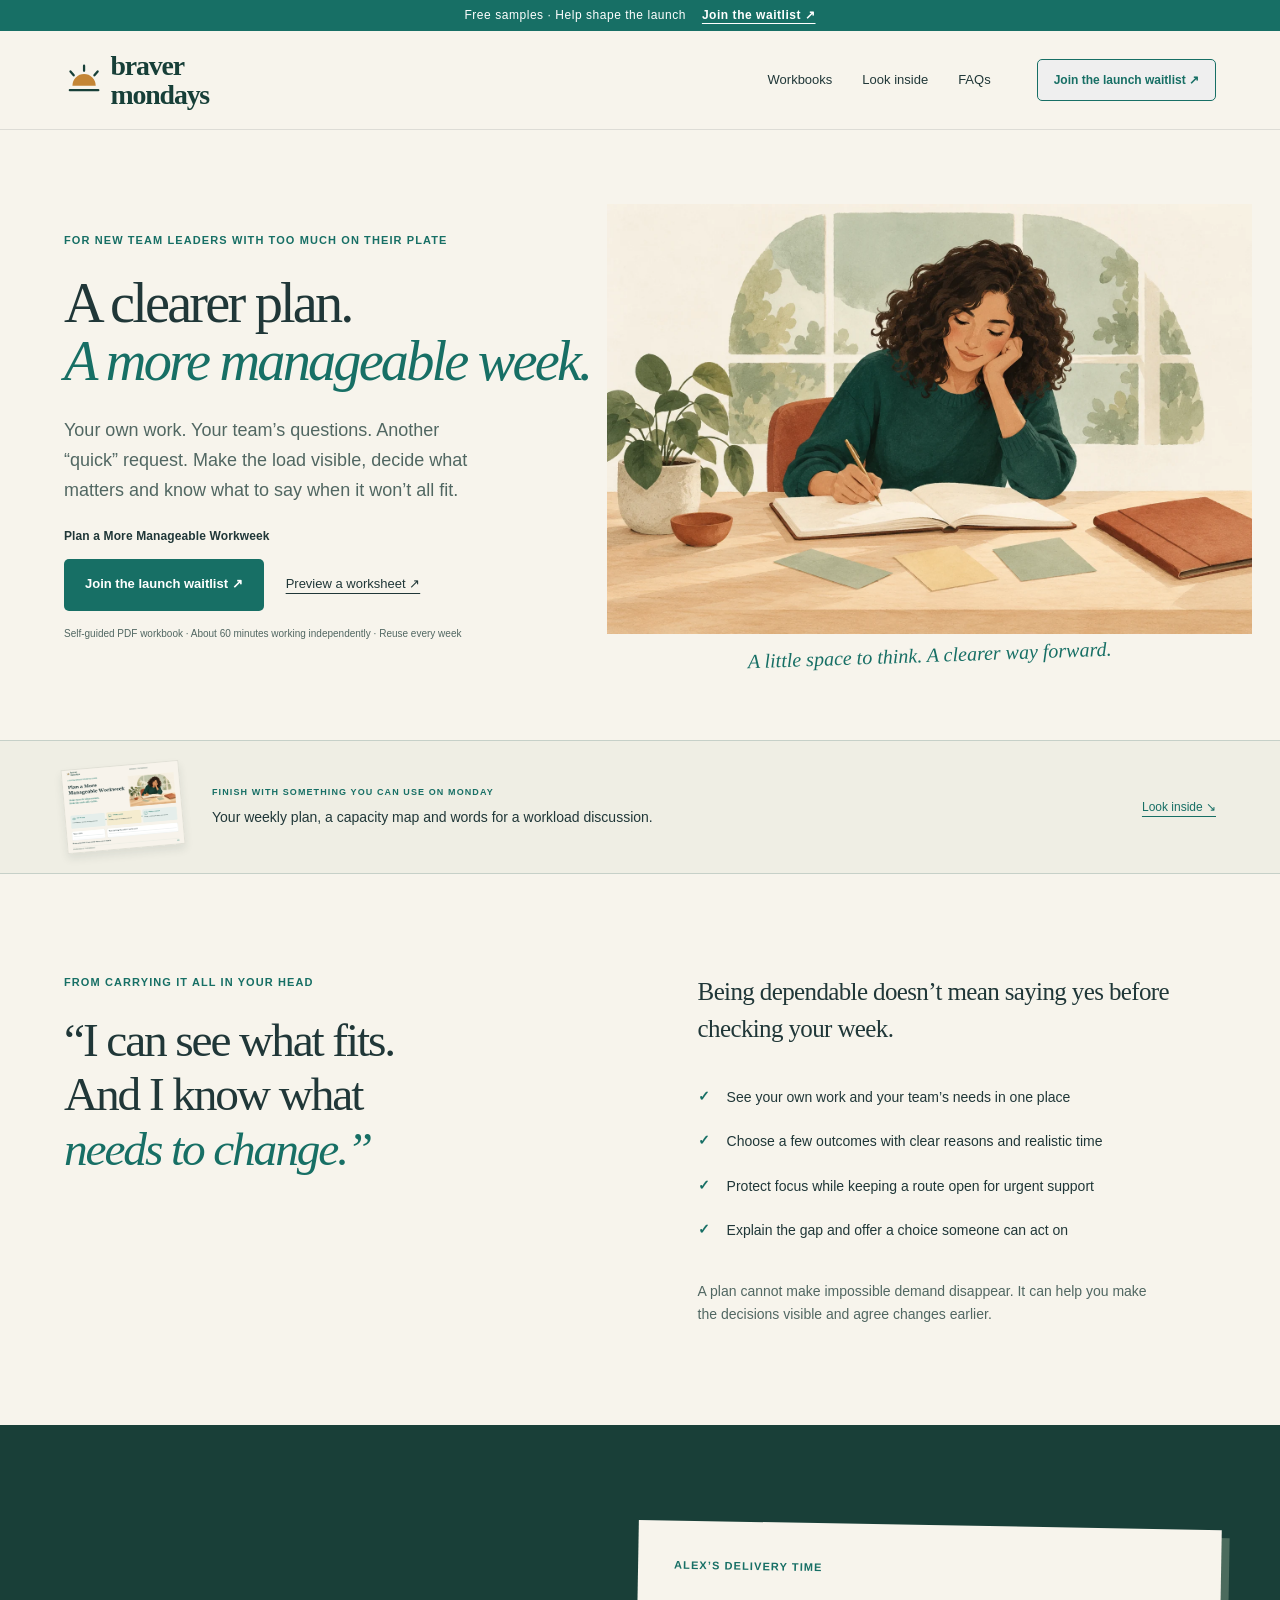
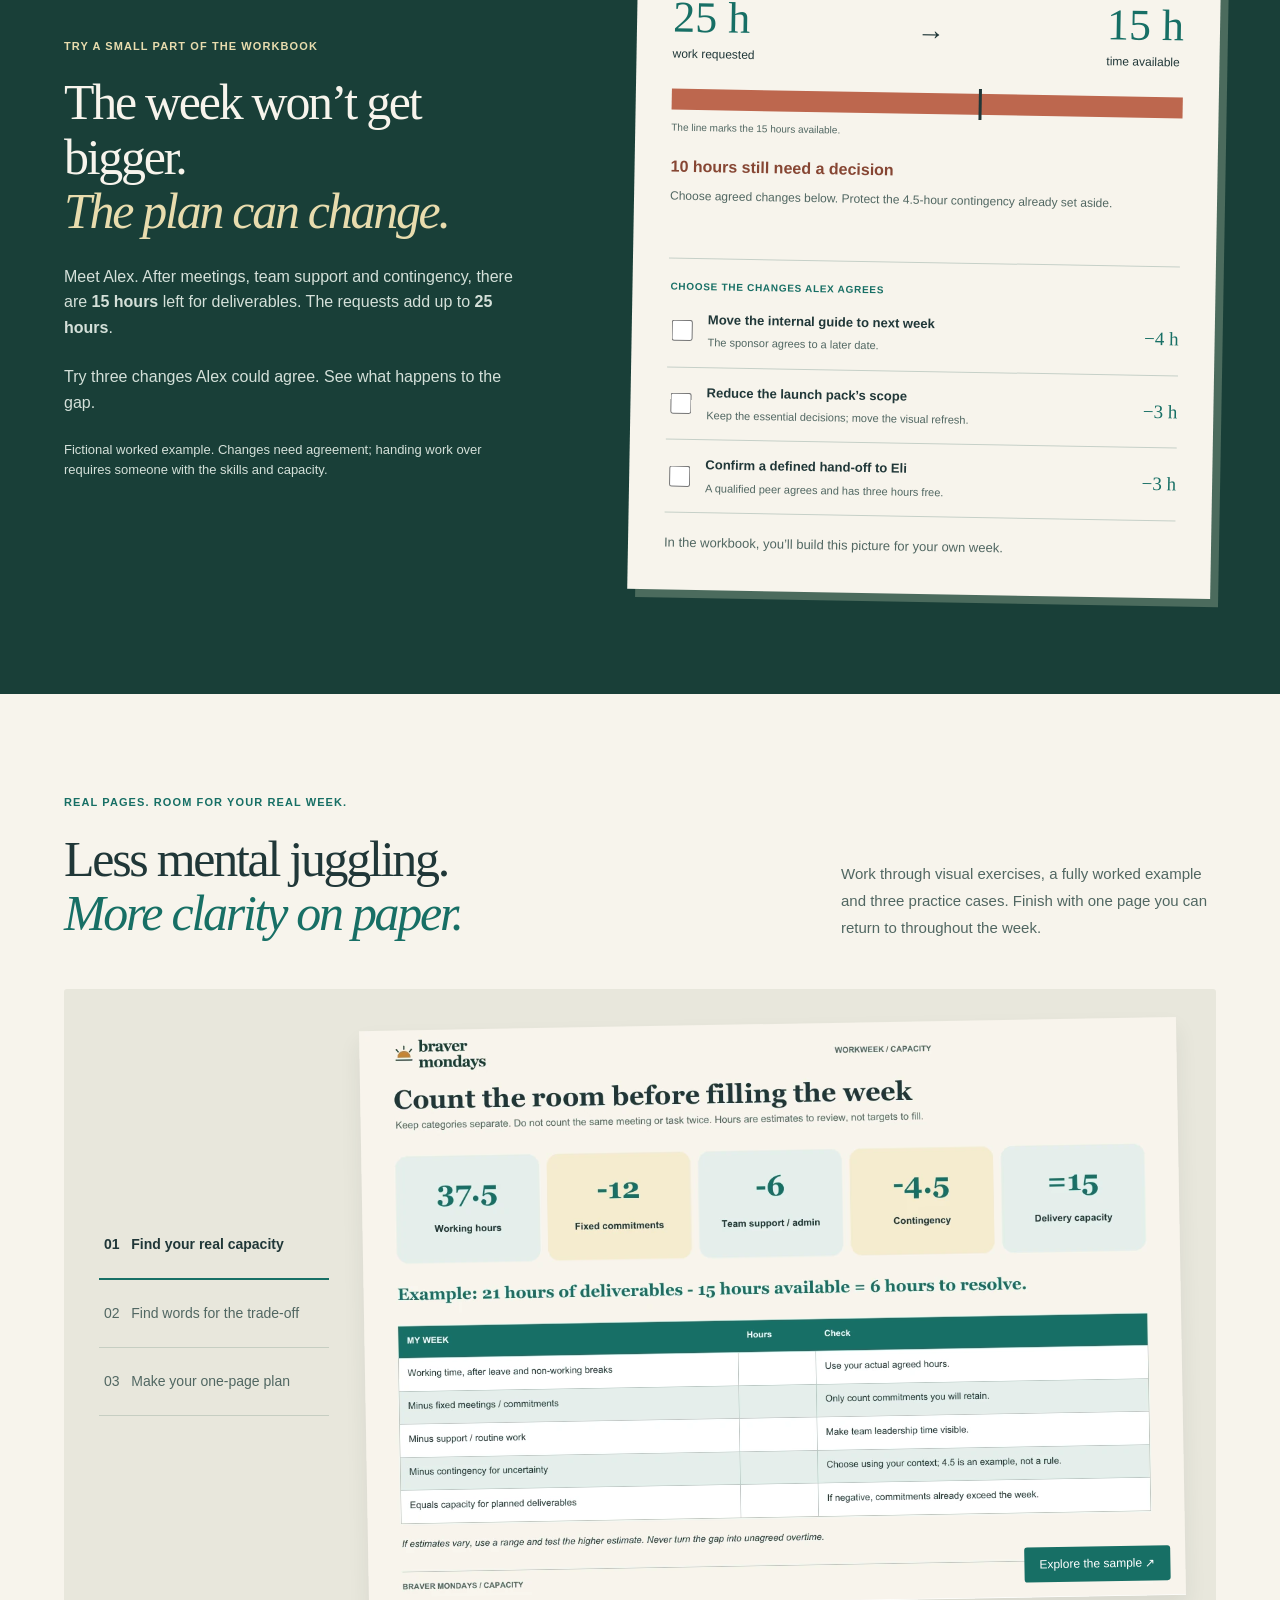
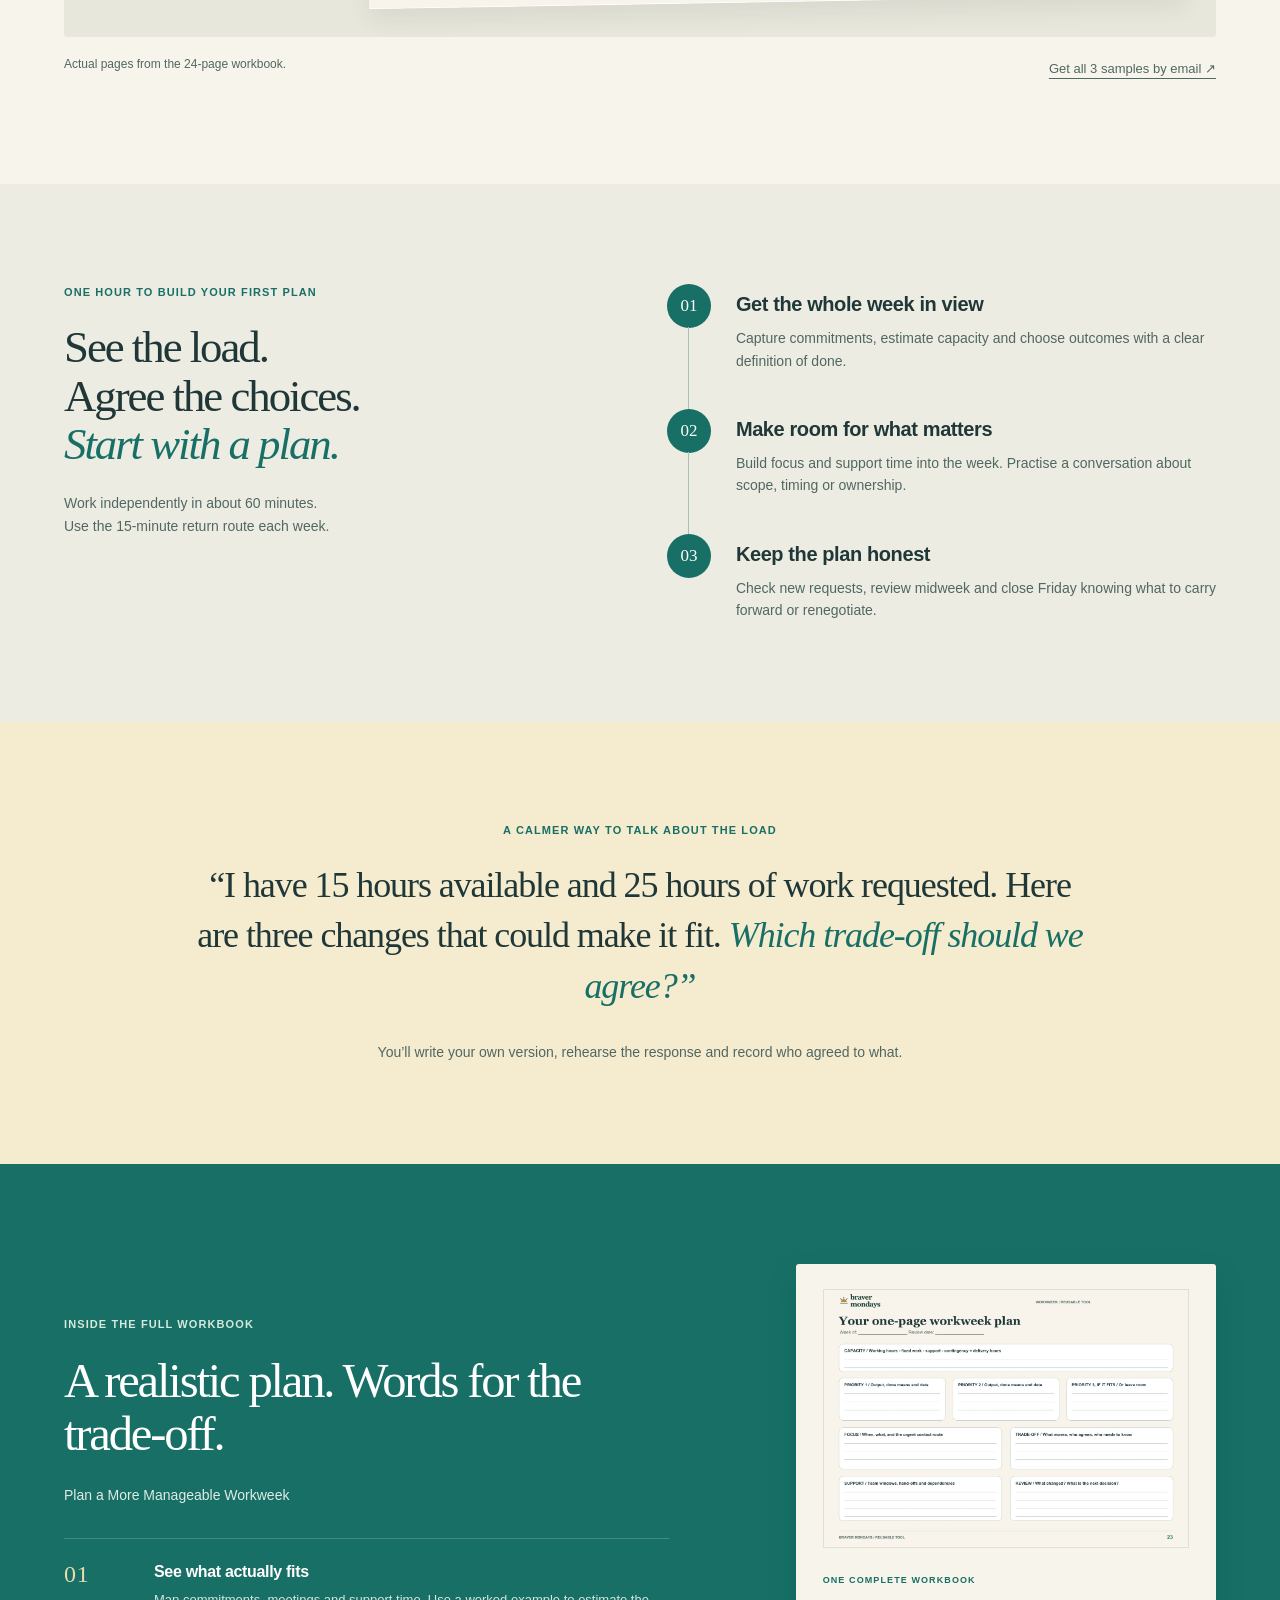
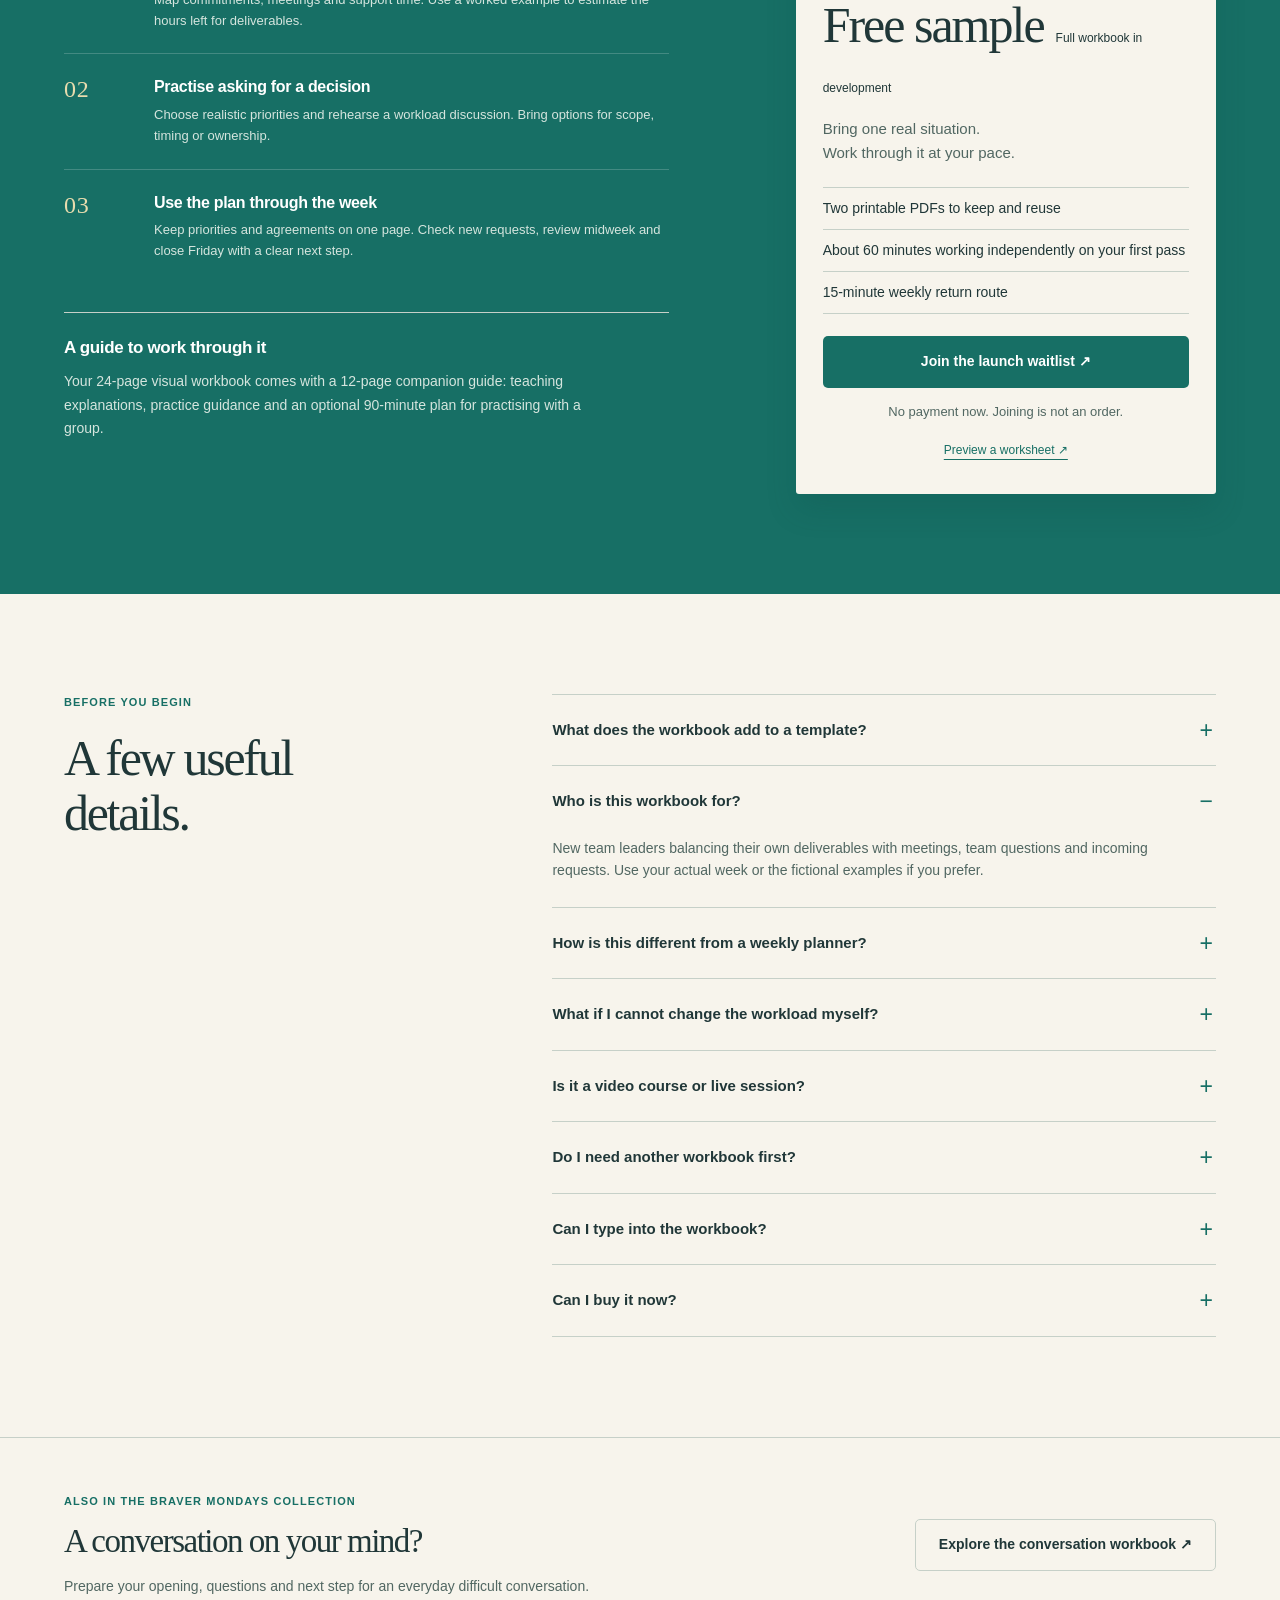
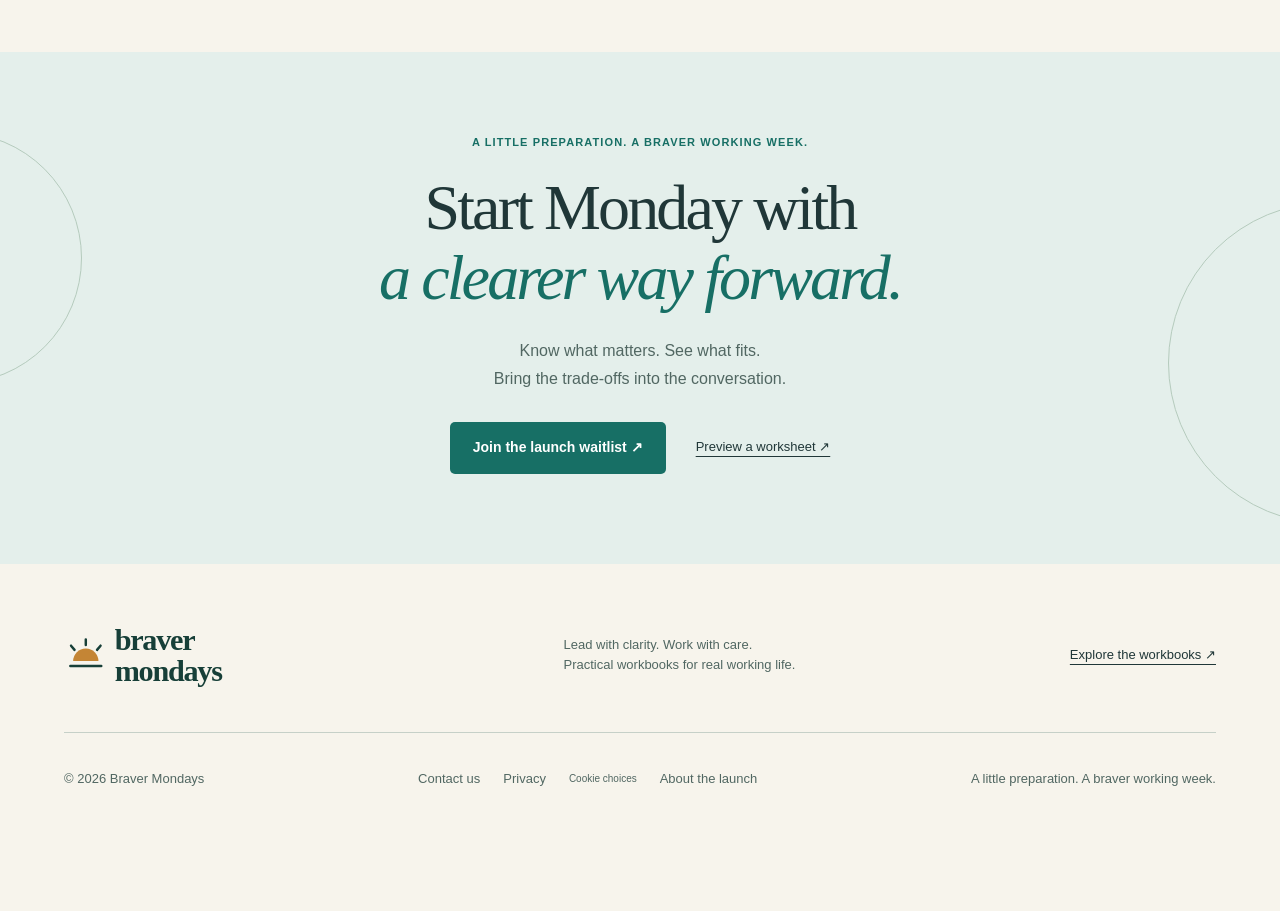
<file: workbooks/manageable-workweek/index.html>
<!doctype html><html lang="en"><head><meta charset="utf-8"><meta name="viewport" content="width=device-width, initial-scale=1"><title>Plan a More Manageable Workweek | Braver Mondays</title><meta name="description" content="See what fits, agree what changes and start the week with a realistic plan."><meta name="theme-color" content="#176f65"><link rel="canonical" href="https://bravermondays.com/workbooks/manageable-workweek/"><meta property="og:type" content="website"><meta property="og:title" content="Plan a More Manageable Workweek"><meta property="og:description" content="See what fits, agree what changes and start the week with a realistic plan."><meta property="og:image" content="https://bravermondays.com/assets/workweek-01.webp"><meta property="og:url" content="https://bravermondays.com/workbooks/manageable-workweek/"><link rel="icon" href="/assets/braver-mondays-mark.svg" type="image/svg+xml"><link rel="stylesheet" href="/styles.css?v=consistent-pricing-3"><script src="/app.js?v=consistent-pricing-2" defer></script></head>
<body data-page="product" data-product-id="workweek"><script type="application/json" id="sample-data">[{"image": "/assets/workweek-05.webp", "title": "1 of 3 \u00b7 Find your real capacity", "alt": "Find your real capacity"}, {"image": "/assets/workweek-15.webp", "title": "2 of 3 \u00b7 Draft your workload discussion", "alt": "Draft your workload discussion"}, {"image": "/assets/workweek-23.webp", "title": "3 of 3 \u00b7 Your one-page weekly plan", "alt": "Your one-page weekly plan"}]</script><a class="skip-link" href="#main">Skip to content</a><div class="review-banner">Free samples · Help shape the launch <a href="/#launch-list">Join the waitlist ↗︎</a></div><header class="site-header"><div class="nav-wrap"><a class="brand" href="/" aria-label="Braver Mondays home"><img src="/assets/braver-mondays-logo.svg" alt="Braver Mondays" width="320" height="104"></a><nav aria-label="Main navigation"><a href="/workbooks/" >Workbooks</a><a href="/workbooks/manageable-workweek/#inside">Look inside</a><a href="/workbooks/manageable-workweek/#faq">FAQs</a></nav><button class="button nav-cta" data-waitlist="workweek">Join the launch waitlist ↗︎</button><details class="mobile-menu"><summary>Menu <span aria-hidden="true">＋</span></summary><nav aria-label="Mobile navigation"><a href="/workbooks/">All workbooks</a><a href="/workbooks/manageable-workweek/#inside">Free samples</a><a href="/workbooks/manageable-workweek/#offer">What’s inside the workbook</a><a href="/workbooks/manageable-workweek/#faq">Questions &amp; answers</a></nav></details></div></header>
<main id="main">
<section class="hero workweek-hero"><div class="hero-inner"><div class="hero-copy"><p class="eyebrow">FOR NEW TEAM LEADERS WITH TOO MUCH ON THEIR PLATE</p><h1>A clearer plan.<br><em>A more manageable week.</em></h1><p class="hero-intro">Your own work. Your team’s questions. Another “quick” request. Make the load visible, decide what matters and know what to say when it won’t all fit.</p><p class="product-label">Plan a More Manageable Workweek</p><div class="hero-actions"><button class="button primary" data-waitlist="workweek">Join the launch waitlist ↗︎</button><button class="sample-link" data-sample>Preview a worksheet ↗︎</button></div><p class="offer-note">Self-guided PDF workbook · About 60 minutes working independently · Reuse every week</p></div><figure class="conversation-art"><img src="/assets/workweek-hero.webp" alt="A team leader calmly making a weekly plan at a desk, with a notebook and a few clear priorities" width="1536" height="1024" fetchpriority="high"><figcaption>A little space to think. A clearer way forward.</figcaption></figure></div></section>
<section class="product-ribbon"><img src="/assets/workweek-01.webp" alt="Plan a More Manageable Workweek workbook cover" width="1200" height="849"><div><p class="eyebrow">FINISH WITH SOMETHING YOU CAN USE ON MONDAY</p><p>Your weekly plan, a capacity map and words for a workload discussion.</p></div><a href="#inside">Look inside ↘︎</a></section>
<section class="takeaway-section section-pad reveal"><div><p class="eyebrow">FROM CARRYING IT ALL IN YOUR HEAD</p><h2>“I can see what fits.<br>And I know what<br><em>needs to change.”</em></h2></div><div class="takeaway-copy"><p class="large-copy">Being dependable doesn’t mean saying yes before checking your week.</p><ul class="check-list"><li>See your own work and your team’s needs in one place</li><li>Choose a few outcomes with clear reasons and realistic time</li><li>Protect focus while keeping a route open for urgent support</li><li>Explain the gap and offer a choice someone can act on</li></ul><p>A plan cannot make impossible demand disappear. It can help you make the decisions visible and agree changes earlier.</p></div></section>
<details class="mobile-details" open><summary>Try a workload example</summary><div class="mobile-details-content"><section class="capacity-section section-pad" id="try-it"><div class="capacity-intro"><p class="eyebrow">TRY A SMALL PART OF THE WORKBOOK</p><h2>The week won’t get bigger.<br><em>The plan can change.</em></h2><p>Meet Alex. After meetings, team support and contingency, there are <strong>15 hours</strong> left for deliverables. The requests add up to <strong>25 hours</strong>.</p><p>Try three changes Alex could agree. See what happens to the gap.</p><p class="small">Fictional worked example. Changes need agreement; handing work over requires someone with the skills and capacity.</p></div><div class="capacity-paper"><p class="eyebrow">ALEX’S DELIVERY TIME</p><div class="capacity-numbers"><div><strong id="capacity-demand">25 h</strong><span>work requested</span></div><span aria-hidden="true">→</span><div><strong>15 h</strong><span>time available</span></div></div><div class="capacity-meter" aria-hidden="true"><div id="capacity-fill"></div><span></span></div><p class="capacity-key">The line marks the 15 hours available.</p><div id="capacity-result" role="status" aria-live="polite"><strong id="capacity-gap">10 hours still need a decision</strong><p id="capacity-note"></p></div><fieldset class="capacity-choices"><legend>Choose the changes Alex agrees</legend><label><input type="checkbox" data-hours="4"><span><strong>Move the internal guide to next week</strong><small>The sponsor agrees to a later date.</small></span><b>−4 h</b></label><label><input type="checkbox" data-hours="3"><span><strong>Reduce the launch pack’s scope</strong><small>Keep the essential decisions; move the visual refresh.</small></span><b>−3 h</b></label><label><input type="checkbox" data-hours="3"><span><strong>Confirm a defined hand-off to Eli</strong><small>A qualified peer agrees and has three hours free.</small></span><b>−3 h</b></label></fieldset><p class="small">In the workbook, you’ll build this picture for your own week.</p></div></section></div></details>
<section id="inside" class="inside-section section-pad"><div class="inside-heading reveal"><div><p class="eyebrow">REAL PAGES. ROOM FOR YOUR REAL WEEK.</p><h2>Less mental juggling.<br><em>More clarity on paper.</em></h2></div><p>Work through visual exercises, a fully worked example and three practice cases. Finish with one page you can return to throughout the week.</p></div><div class="workbook-display reveal"><div class="preview-tabs" role="tablist" aria-label="Workbook preview"><button role="tab" id="preview-tab-0" aria-selected="true" aria-controls="preview-panel" data-preview="0">01 &nbsp; Find your real capacity</button><button role="tab" id="preview-tab-1" aria-selected="false" aria-controls="preview-panel" tabindex="-1" data-preview="1">02 &nbsp; Find words for the trade-off</button><button role="tab" id="preview-tab-2" aria-selected="false" aria-controls="preview-panel" tabindex="-1" data-preview="2">03 &nbsp; Make your one-page plan</button></div><div class="preview-image-wrap" role="tabpanel" id="preview-panel" aria-labelledby="preview-tab-0"><button class="preview-zoom" data-sample aria-label="Open workweek workbook sample"><img id="preview-image" src="/assets/workweek-05.webp" alt="Capacity worksheet with an example and space to calculate your available delivery hours" width="1200" height="849" loading="lazy"><span>Explore the sample ↗︎</span></button></div></div><div class="preview-bottom"><span>Actual pages from the 24-page workbook.</span><button class="text-button" data-email-sample="workweek">Get all 3 samples by email ↗︎</button></div></section>
<details class="mobile-details" open><summary>See the workbook steps</summary><div class="mobile-details-content"><section class="process-section section-pad reveal"><div class="section-heading"><p class="eyebrow">ONE HOUR TO BUILD YOUR FIRST PLAN</p><h2>See the load.<br>Agree the choices.<br><em>Start with a plan.</em></h2><p>Work independently in about 60 minutes.<br>Use the 15-minute return route each week.</p></div><ol class="process-list"><li><span>01</span><div><h3>Get the whole week in view</h3><p>Capture commitments, estimate capacity and choose outcomes with a clear definition of done.</p></div></li><li><span>02</span><div><h3>Make room for what matters</h3><p>Build focus and support time into the week. Practise a conversation about scope, timing or ownership.</p></div></li><li><span>03</span><div><h3>Keep the plan honest</h3><p>Check new requests, review midweek and close Friday knowing what to carry forward or renegotiate.</p></div></li></ol></section></div></details>
<details class="mobile-details" open><summary>See a worked conversation</summary><div class="mobile-details-content"><section class="workweek-script section-pad reveal"><p class="eyebrow">A CALMER WAY TO TALK ABOUT THE LOAD</p><blockquote>“I have 15 hours available and 25 hours of work requested. Here are three changes that could make it fit. <em>Which trade-off should we agree?”</em></blockquote><p>You’ll write your own version, rehearse the response and record who agreed to what.</p></section></div></details>
<section id="offer" class="offer-section section-pad value-offer"><div class="offer-details reveal"><p class="eyebrow">INSIDE THE FULL WORKBOOK</p><h2>A realistic plan. Words for the trade-off.</h2><p class="offer-product-name">Plan a More Manageable Workweek</p><ul class="included-list"><li><span>01</span><div><h3>See what actually fits</h3><p>Map commitments, meetings and support time. Use a worked example to estimate the hours left for deliverables.</p></div></li><li><span>02</span><div><h3>Practise asking for a decision</h3><p>Choose realistic priorities and rehearse a workload discussion. Bring options for scope, timing or ownership.</p></div></li><li><span>03</span><div><h3>Use the plan through the week</h3><p>Keep priorities and agreements on one page. Check new requests, review midweek and close Friday with a clear next step.</p></div></li></ul><div class="guide-included"><h3>A guide to work through it</h3><p>Your 24-page visual workbook comes with a 12-page companion guide: teaching explanations, practice guidance and an optional 90-minute plan for practising with a group.</p></div></div><div class="offer-purchase reveal"><img src="/assets/workweek-23.webp" alt="Your one-page weekly plan included in the workbook" width="1200" height="849" loading="lazy"><p class="eyebrow">ONE COMPLETE WORKBOOK</p><p class="price">Free sample<span>Full workbook in development</span></p><p class="purchase-caption">Bring one real situation.<br>Work through it at your pace.</p><ul class="offer-facts"><li>Two printable PDFs to keep and reuse</li><li>About 60 minutes working independently on your first pass</li><li>15-minute weekly return route</li></ul><button class="button primary" data-waitlist="workweek">Join the launch waitlist ↗︎</button><p class="small">No payment now. Joining is not an order.</p><button class="text-button" data-sample>Preview a worksheet ↗︎</button></div></section>
<section id="faq" class="faq-section section-pad reveal"><div><p class="eyebrow">BEFORE YOU BEGIN</p><h2>A few useful<br>details.</h2></div><div class="faq-list"><details><summary>What does the workbook add to a template?</summary><p>You work through explanations and a realistic example, make decisions for your own situation, rehearse the conversation and check your approach against the guidance. The reusable worksheet brings those decisions together.</p></details><details open><summary>Who is this workbook for?</summary><p>New team leaders balancing their own deliverables with meetings, team questions and incoming requests. Use your actual week or the fictional examples if you prefer.</p></details><details><summary>How is this different from a weekly planner?</summary><p>You will practise the decisions behind the plan: estimate capacity, choose priorities, negotiate a change and check the impact on other people. The planner is the final reusable output.</p></details><details><summary>What if I cannot change the workload myself?</summary><p>The exercises help you distinguish what you can decide from what needs agreement. You will prepare a capacity estimate, options and a specific question for the person who can change scope, timing, ownership or resources. The workbook cannot guarantee their agreement.</p></details><details><summary>Is it a video course or live session?</summary><p>No. It is a self-guided workbook: two printable PDFs you keep, with no videos or live sessions. Allow about 60 minutes on your own. The companion guide also includes an optional 90-minute plan if you want to practise with a group or a partner.</p></details><details><summary>Do I need another workbook first?</summary><p>No. This workbook includes its own workload discussion structure and practice cases. Prepare Your Next Difficult Conversation is a separate option for deeper preparation for everyday conversations.</p></details><details><summary>Can I type into the workbook?</summary><p>These are printable PDFs with writing space, not interactive form fields. Print them, use your PDF annotation tool, or write your answers separately. No workplace information needs to be uploaded.</p></details><details><summary>Can I buy it now?</summary><p>We’re collecting interest before opening sales. Request 3 free samples, or join the launch waitlist for the workbook you want. No payment is collected and joining is not a pre-order.</p></details></div></section>
<aside class="related-workshop section-pad"><div><p class="eyebrow">ALSO IN THE BRAVER MONDAYS COLLECTION</p><h2>A conversation on your mind?</h2><p>Prepare your opening, questions and next step for an everyday difficult conversation.</p></div><a class="button secondary" href="/workbooks/difficult-conversations/">Explore the conversation workbook ↗︎</a></aside>
<section class="closing-section section-pad reveal"><p class="eyebrow">A LITTLE PREPARATION. A BRAVER WORKING WEEK.</p><h2>Start Monday with<br><em>a clearer way forward.</em></h2><p class="closing-copy">Know what matters. See what fits.<br>Bring the trade-offs into the conversation.</p><div class="closing-actions"><button class="button primary" data-waitlist="workweek">Join the launch waitlist ↗︎</button><button class="text-button" data-sample>Preview a worksheet ↗︎</button></div></section><div class="mobile-purchase" id="mobile-purchase" hidden><div><strong>A more manageable workweek</strong><span>Free launch waitlist · No payment</span></div><button class="button primary" data-waitlist="workweek">Join the launch waitlist ↗︎</button></div>
</main><footer><div class="footer-top"><a class="brand" href="/" aria-label="Braver Mondays home"><img src="/assets/braver-mondays-logo.svg" alt="Braver Mondays" width="320" height="104"></a><p>Lead with clarity. Work with care.<br>Practical workbooks for real working life.</p><a href="/workbooks/">Explore the workbooks <span aria-hidden="true">↗︎</span></a></div><div class="footer-bottom"><span>© 2026 Braver Mondays</span><div><a href="mailto:hello@bravermondays.com">Contact us</a><a href="/privacy/">Privacy</a><button class="text-button" data-cookie-settings>Cookie choices</button><a href="/terms/">About the launch</a></div><span>A little preparation. A braver working week.</span></div></footer><button type="button" class="sample-fab" data-email-sample="choose" aria-haspopup="dialog" hidden><svg viewBox="0 0 24 24" fill="none" aria-hidden="true"><rect x="3" y="5" width="18" height="14" rx="2.5" stroke="currentColor" stroke-width="1.8"/><path d="m4 7 8 6 8-6" stroke="currentColor" stroke-width="1.8" stroke-linecap="round" stroke-linejoin="round"/></svg><span>Get your free samples</span></button>

<dialog id="sample-dialog" class="sample-dialog" aria-labelledby="sample-title"><div class="sample-head"><div><p class="eyebrow">A REAL LOOK INSIDE</p><h2 id="sample-title">Try the approach for yourself.</h2></div><button class="dialog-close" data-close aria-label="Close sample viewer">×</button></div><div class="sample-controls"><button class="icon-button" id="sample-prev" aria-label="Previous sample">←</button><p id="sample-caption" aria-live="polite"></p><button class="icon-button" id="sample-next" aria-label="Next sample">→</button></div><img id="sample-image" src="/assets/workweek-05.webp" alt="Find your real capacity" width="1200" height="849"><div class="sample-foot"><p>Get 3 free samples by email.</p><button class="text-button" data-email-sample="workweek">Get all 3 samples by email ↗︎</button></div></dialog>
<dialog id="cookie-dialog" aria-labelledby="cookie-title"><button class="dialog-close" data-close aria-label="Close cookie choices">×</button><p class="eyebrow">YOUR CHOICE</p><h2 id="cookie-title">Keep your visit comfortable.</h2><p id="cookie-explanation">Optional advertising tracking is currently off. Your choice is saved on this device.</p><p class="small">Your cookie choice is saved on this device. See our privacy information for details.</p><div class="cookie-actions"><button class="button secondary" data-consent="denied">Essential only</button><button class="button primary" data-consent="granted">Allow optional measurement</button></div></dialog>
<div id="cookie-banner" class="cookie-banner" hidden><p>May we use optional advertising measurement to understand which workbooks people find useful? <a href="/privacy/">Privacy details</a></p><div><button class="button secondary" data-consent="denied">Essential only</button><button class="button primary" data-consent="granted">Allow measurement</button></div></div>
<noscript><p class="noscript">Please enable JavaScript to request a free sample or join the launch waitlist. No payment is collected.</p></noscript><dialog id="email-dialog" class="signup-dialog" aria-labelledby="email-title"><button class="dialog-close" data-close aria-label="Close email signup">×</button><p class="eyebrow" id="email-eyebrow">FREE SAMPLES</p><h2 id="email-title" tabindex="-1">Get 3 free samples by email.</h2><p id="email-workshop" class="signup-intro"></p><div id="sample-summary" class="sample-summary" hidden><img id="sample-summary-img" src="/assets/workbook-01.webp" alt="" width="1200" height="849"><div><strong id="sample-summary-title"></strong><span>3 free samples from the workbook · PDF</span></div></div><ul id="waitlist-points" class="workbook-points" hidden><li>Practical exercises you complete for your own situation</li><li>Worked examples that show what good looks like</li><li>A one-page plan you can act on straight away</li></ul><form id="demand-form" method="post"><fieldset id="sample-field" class="sample-field" hidden disabled><legend>Which workbook would you like to try?</legend><div class="sample-choices"><label class="sample-choice"><img src="/assets/workbook-01.webp" alt="" width="1200" height="849" loading="lazy"><span class="choice-line"><input type="radio" name="sample_choice" value="difficult-conversations" required><span>Prepare your next difficult conversation</span></span></label><label class="sample-choice"><img src="/assets/workweek-01.webp" alt="" width="1200" height="849" loading="lazy"><span class="choice-line"><input type="radio" name="sample_choice" value="workweek" required><span>Plan a more manageable workweek</span></span></label><label class="sample-choice"><img src="/assets/delegation-01.webp" alt="" width="1200" height="849" loading="lazy"><span class="choice-line"><input type="radio" name="sample_choice" value="delegation" required><span>Delegate without taking it all back</span></span></label></div></fieldset><div id="interest-field" hidden><label for="signup-interest">What interests you most?</label><select id="signup-interest" name="fields[workshop_interest]"><option value="all">Help me choose</option><option value="difficult-conversations">Difficult conversations</option><option value="workweek">A manageable workweek</option><option value="delegation">Delegation</option><option value="bundle">The complete collection</option></select></div><div class="signup-fields"><div class="name-field"><label for="signup-name">First name <span class="optional">(optional)</span></label><input id="signup-name" type="text" name="fields[first_name]" autocomplete="given-name" placeholder="e.g. Anna" maxlength="60" disabled></div><div class="email-field"><label for="signup-email">Your email address</label><input id="signup-email" type="email" name="email_address" required autocomplete="email" inputmode="email" placeholder="you@example.com" maxlength="254" disabled aria-describedby="email-purpose signup-status"></div></div><button id="signup-submit" type="submit" class="button primary" disabled>Send my free samples ↗︎</button><p id="signup-status" role="status" aria-live="polite">Email signup is being connected. No address is collected yet.</p><ol class="signup-steps" aria-label="What happens next"><li><b aria-hidden="true">1</b><span>Enter your email</span></li><li><b aria-hidden="true">2</b><span>Confirm in your inbox</span></li><li><b aria-hidden="true">3</b><span id="signup-step-3">Your samples open</span></li></ol><ul id="signup-trust" class="signup-trust"><li>Free</li><li>No card needed</li><li>Unsubscribe anytime</li></ul><p id="email-purpose" class="small">We’ll send your samples and a confirmation email. Sample requests do not add you to launch announcements.</p><p class="small signup-legal"><a href="/privacy/">Privacy details</a> · <a href="https://kit.com/" target="_blank" rel="noopener">Powered by Kit</a></p></form><button id="switch-waitlist" class="text-button">Also interested in the launch? Join the waitlist ↗︎</button><div id="signup-success" class="signup-success" hidden><div class="success-icon" aria-hidden="true"><svg viewBox="0 0 24 24" fill="none"><rect x="3" y="5" width="18" height="14" rx="2.5" stroke="currentColor" stroke-width="1.7"/><path d="m4 7 8 6 8-6" stroke="currentColor" stroke-width="1.7" stroke-linecap="round" stroke-linejoin="round"/></svg></div><p class="eyebrow">ALMOST THERE</p><h2 id="success-title" tabindex="-1">Check your inbox</h2><p class="success-text">We’ve sent a confirmation email to <strong id="success-email"></strong>.</p><p class="success-text" id="success-next"></p><ol class="success-steps" aria-label="Your progress"><li class="done"><b aria-hidden="true">✓</b><span>Email sent</span></li><li class="current" aria-current="step"><b aria-hidden="true">2</b><span>Confirm in your inbox</span></li><li><b aria-hidden="true">3</b><span id="success-step-3">Your samples open</span></li></ol><p class="success-tip">Not there in a couple of minutes? Check your <strong>Spam</strong> or <strong>Promotions</strong> folder.</p><div class="success-actions"><a id="success-mail" class="button primary" href="https://mail.google.com/" target="_blank" rel="noopener" hidden>Open Gmail ↗︎</a><button type="button" class="button secondary" data-close>Done</button></div><button type="button" id="success-retry" class="text-button">Used the wrong email? Try again</button><p id="success-help" class="success-help" hidden>Still nothing after 10 minutes? <button type="button" class="text-button" data-contact data-topic="samples">Let us know</button></p></div></dialog><dialog id="contact-dialog" class="signup-dialog contact-dialog" aria-labelledby="contact-title"><button class="dialog-close" data-close aria-label="Close contact form">×</button><div id="contact-start"><p class="eyebrow">CONTACT US</p><h2 id="contact-title" tabindex="-1">How can we help?</h2><p class="signup-intro">Send us a message and we’ll reply by email. If your samples didn’t arrive, tell us which workbook you asked for.</p><form id="contact-form"><div class="signup-fields"><div><label for="contact-name">Your name <span class="optional">(optional)</span></label><input id="contact-name" name="name" type="text" autocomplete="name" maxlength="80" placeholder="e.g. Anna"></div><div><label for="contact-email">Your email address</label><input id="contact-email" name="email" type="email" required autocomplete="email" inputmode="email" maxlength="254" placeholder="you@example.com"></div></div><div><label for="contact-topic">What’s it about?</label><select id="contact-topic" name="topic"><option value="samples">My samples didn’t arrive</option><option value="workbook">A question about a workbook</option><option value="other">Something else</option></select></div><div><label for="contact-message">Your message</label><textarea id="contact-message" name="message" required rows="4" maxlength="3000" placeholder="Tell us a little about what happened…"></textarea></div><input type="checkbox" name="botcheck" class="hp-field" tabindex="-1" autocomplete="off" aria-hidden="true"><button id="contact-submit" type="submit" class="button primary">Send message ↗︎</button><p id="contact-status" role="status" aria-live="polite"></p><p class="small">We only use your details to reply to you. <a href="/privacy/">Privacy details</a></p></form></div><div id="contact-done" class="signup-success" hidden><div class="success-icon" aria-hidden="true"><svg viewBox="0 0 24 24" fill="none"><rect x="3" y="5" width="18" height="14" rx="2.5" stroke="currentColor" stroke-width="1.7"/><path d="m4 7 8 6 8-6" stroke="currentColor" stroke-width="1.7" stroke-linecap="round" stroke-linejoin="round"/></svg></div><p class="eyebrow">MESSAGE SENT</p><h2 id="contact-done-title" tabindex="-1">Thanks, we’ll be in touch</h2><p class="success-text">We’ve got your message and will reply to the email address you gave us.</p><div class="success-actions"><button type="button" class="button secondary" data-close>Close</button></div></div></dialog></body></html>
</file>
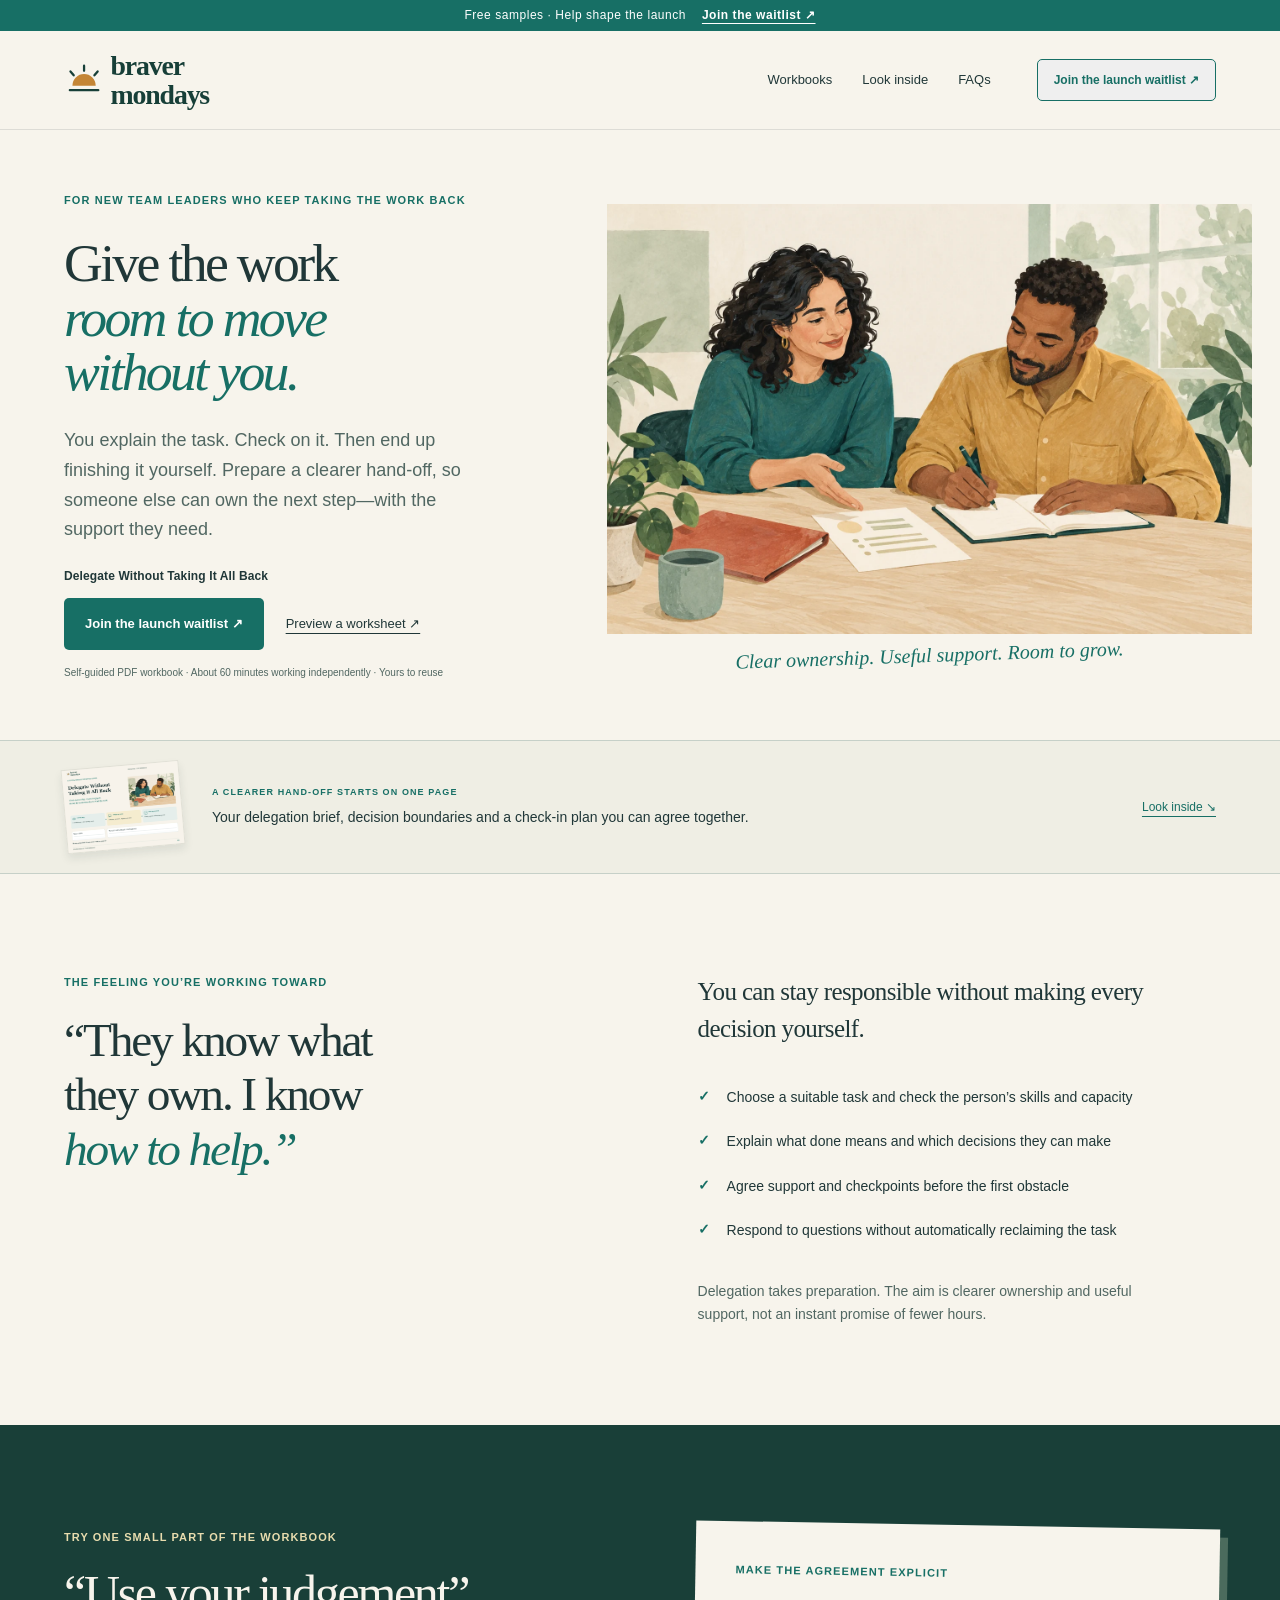
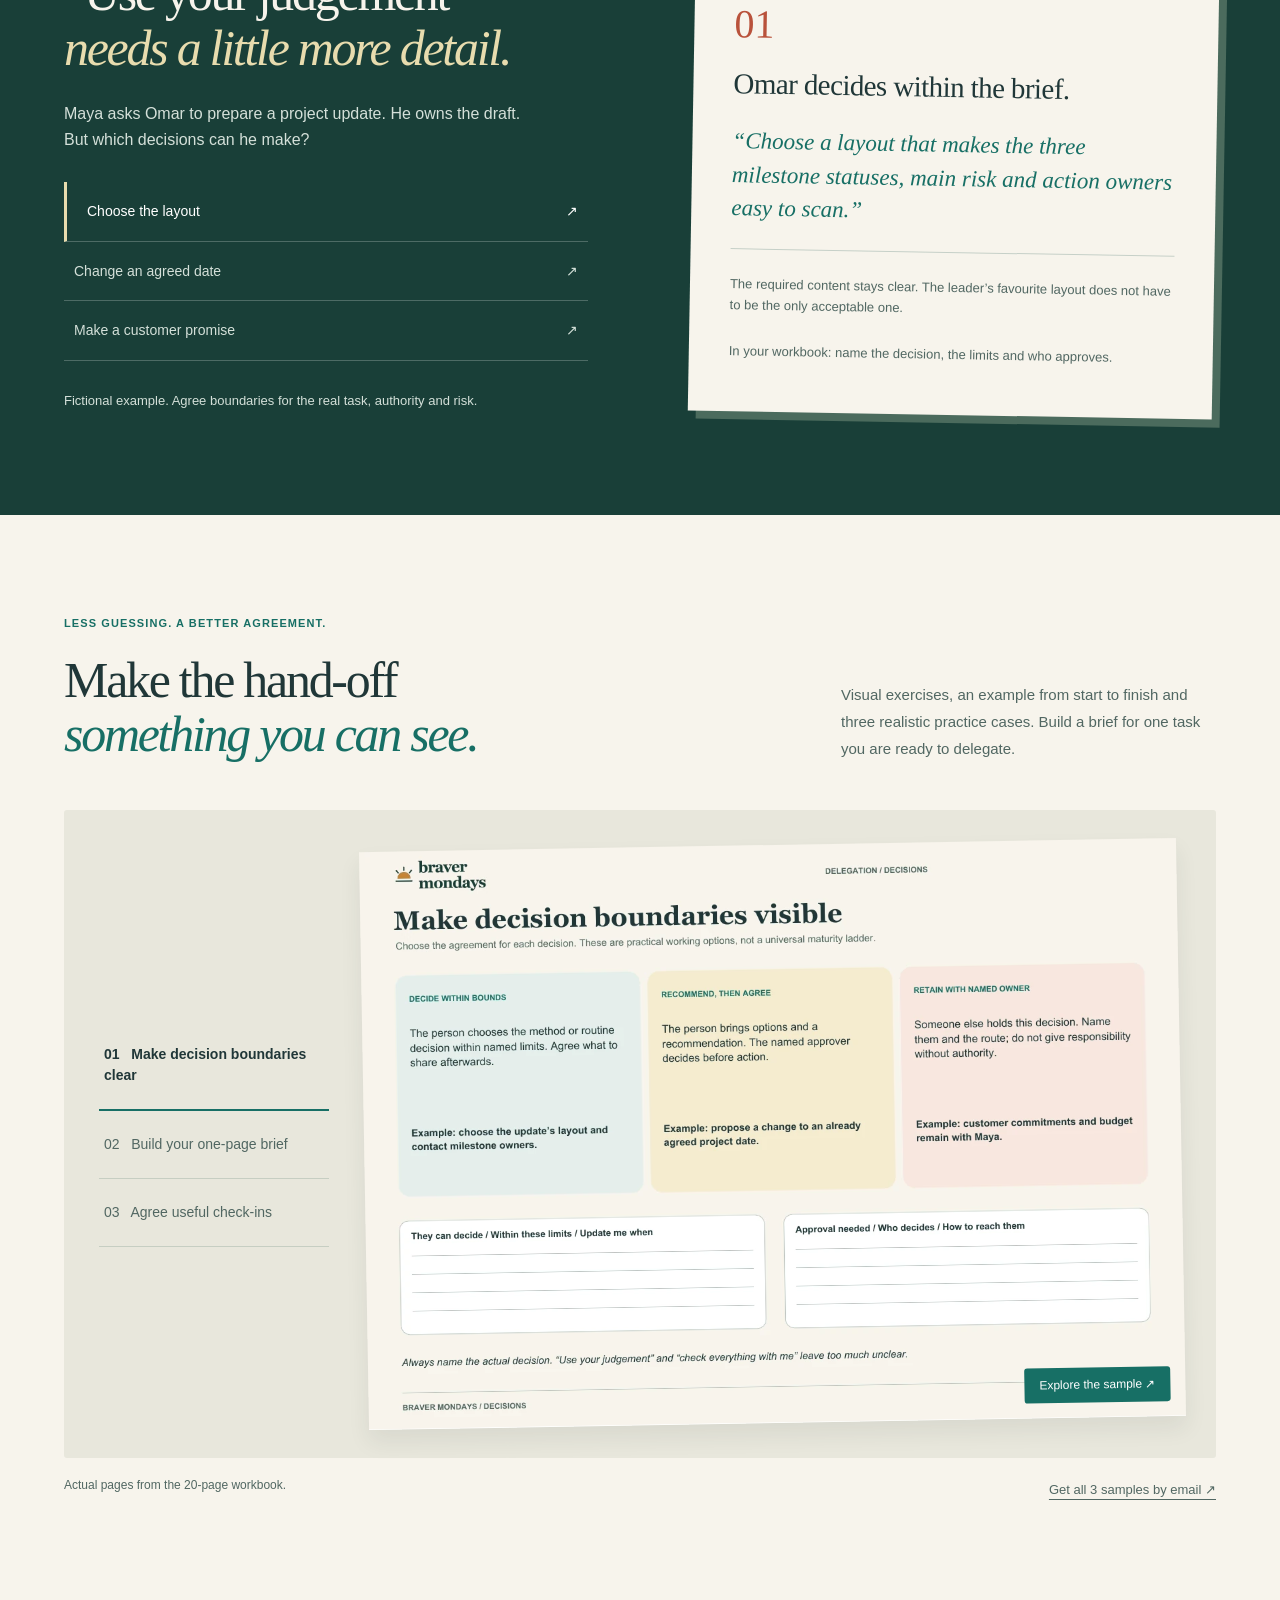
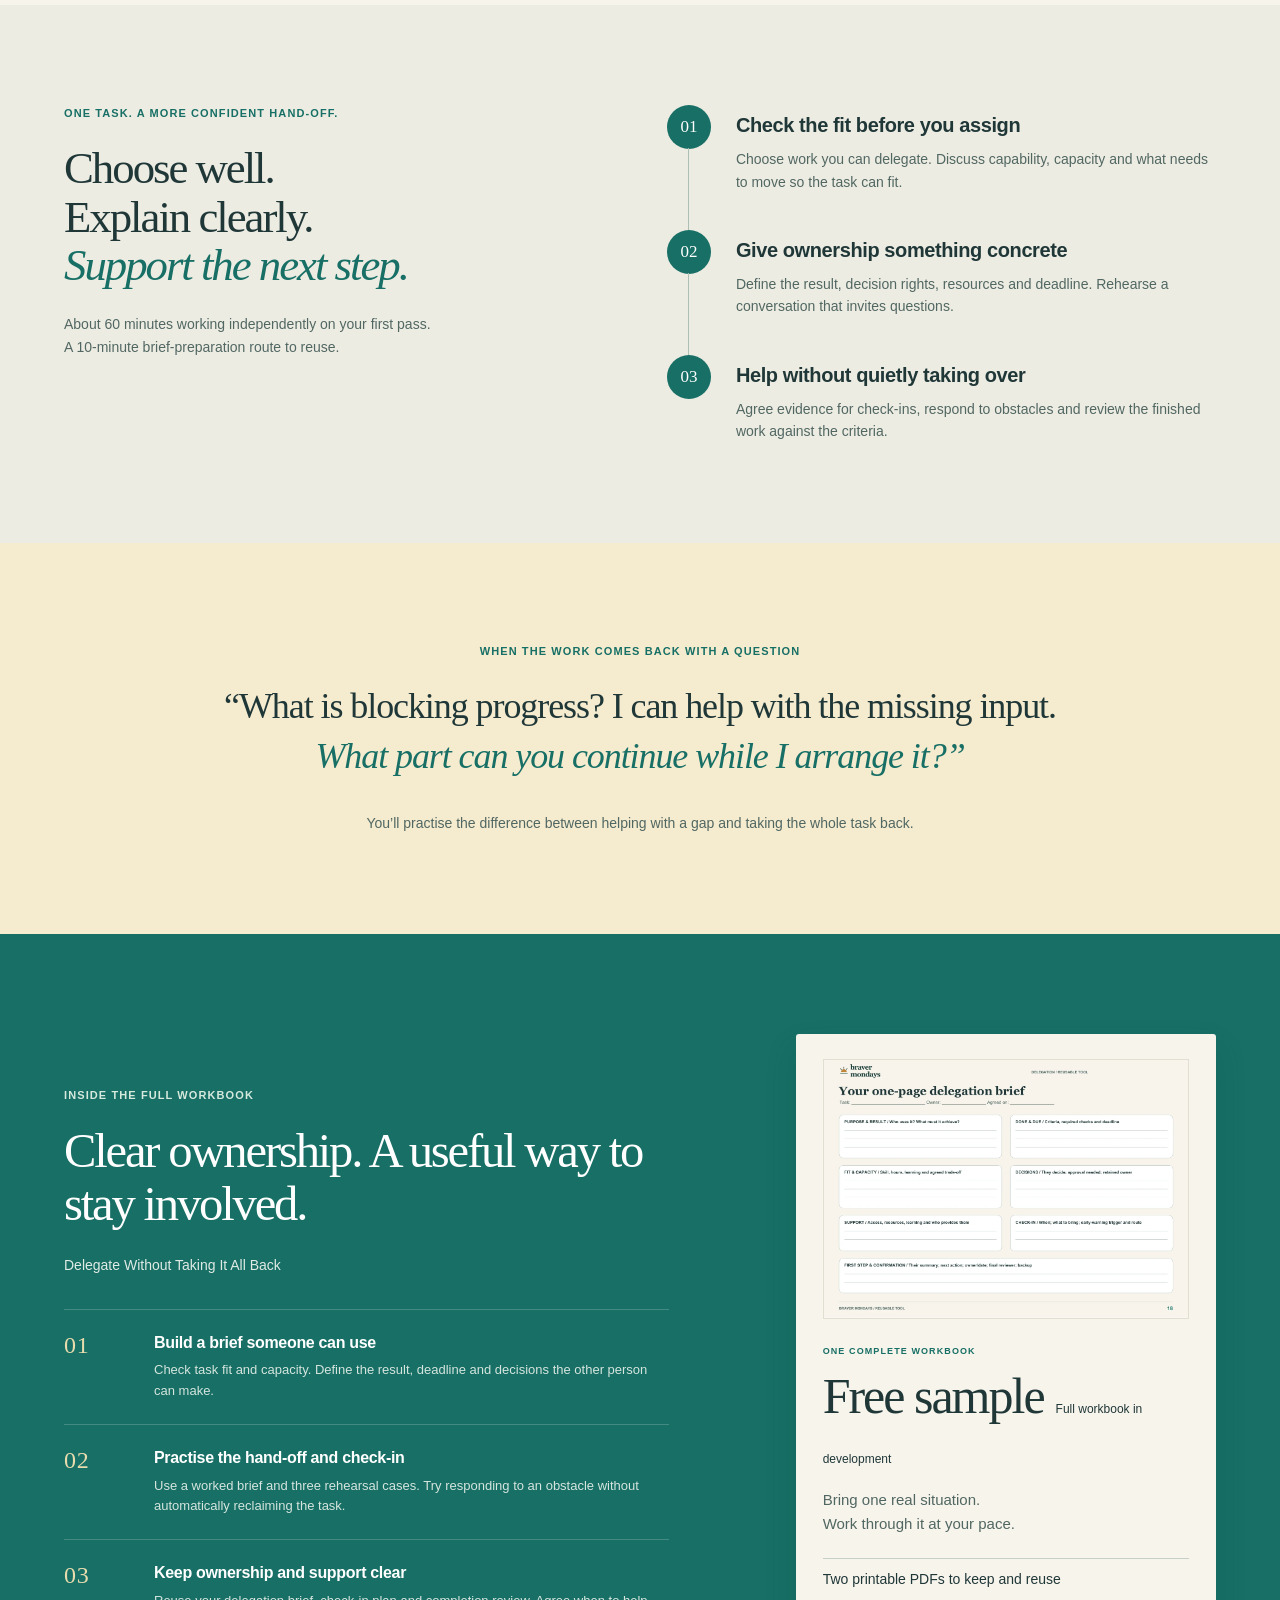
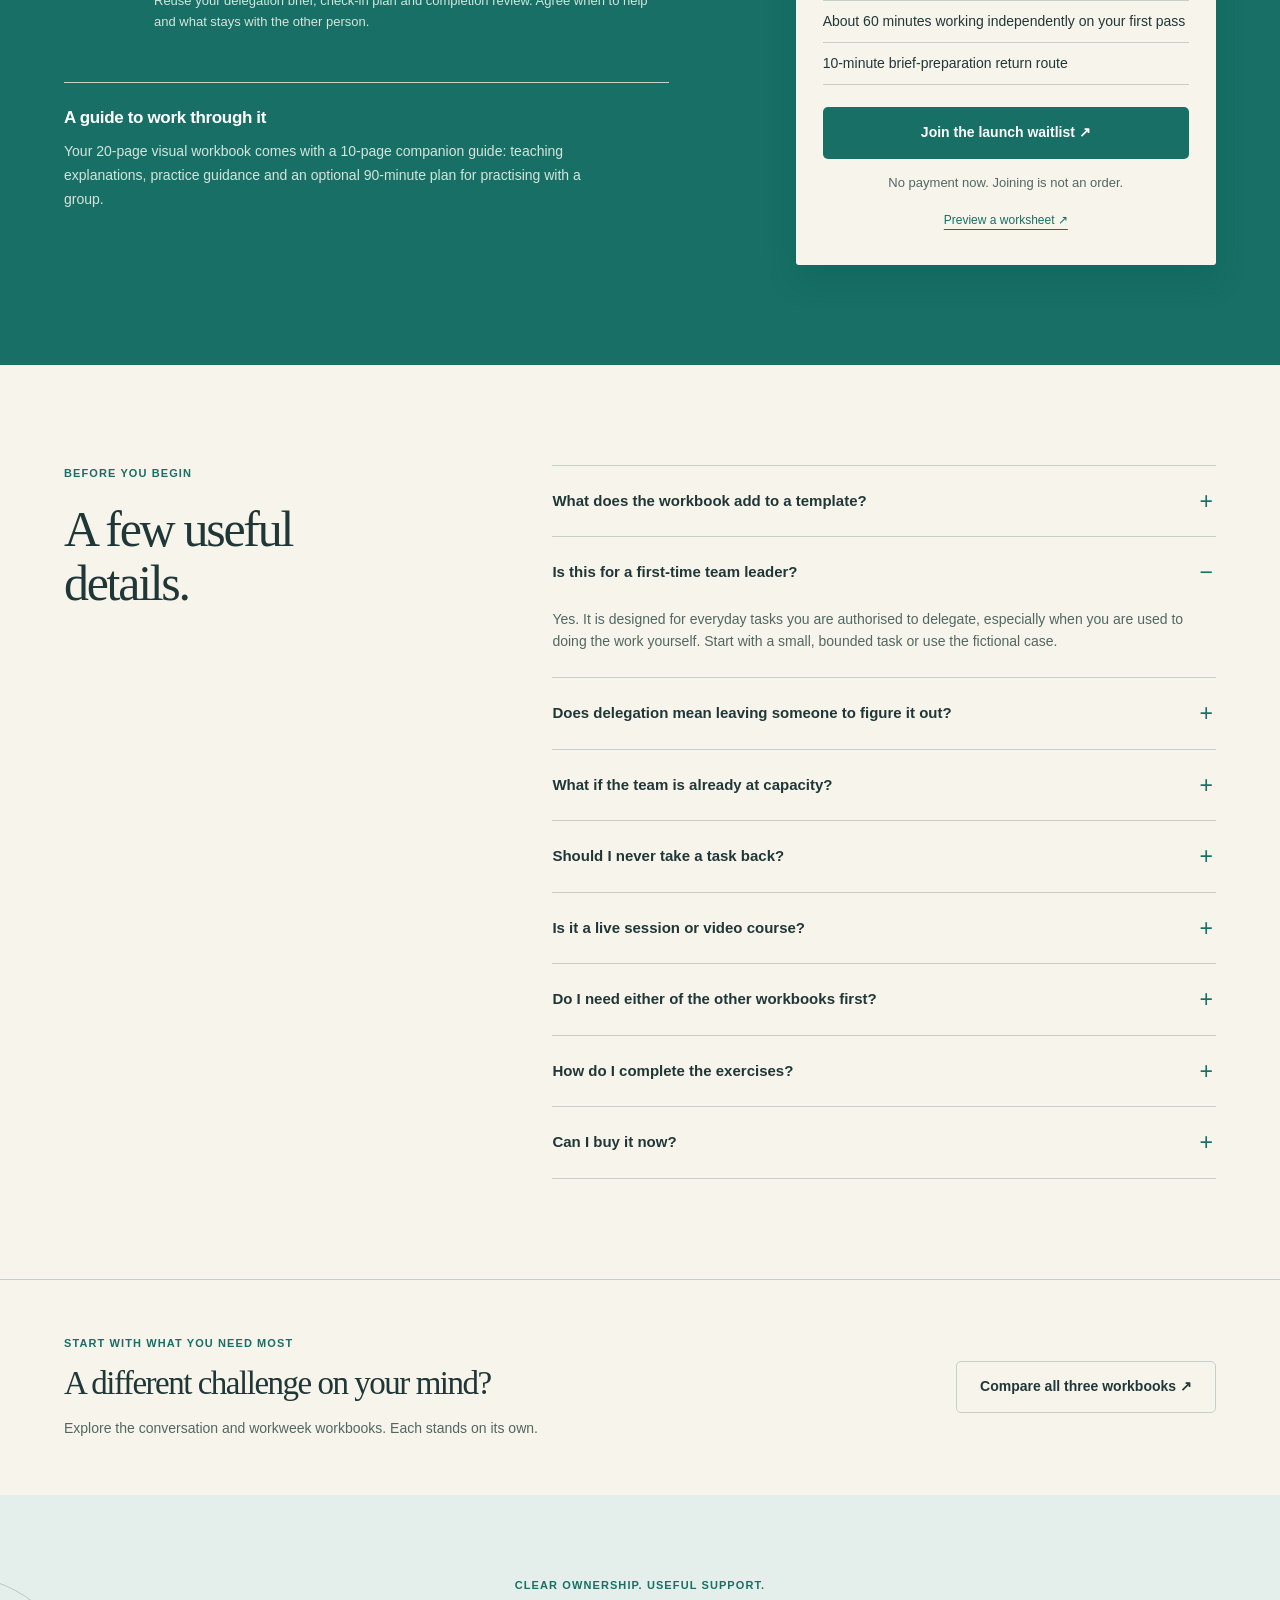
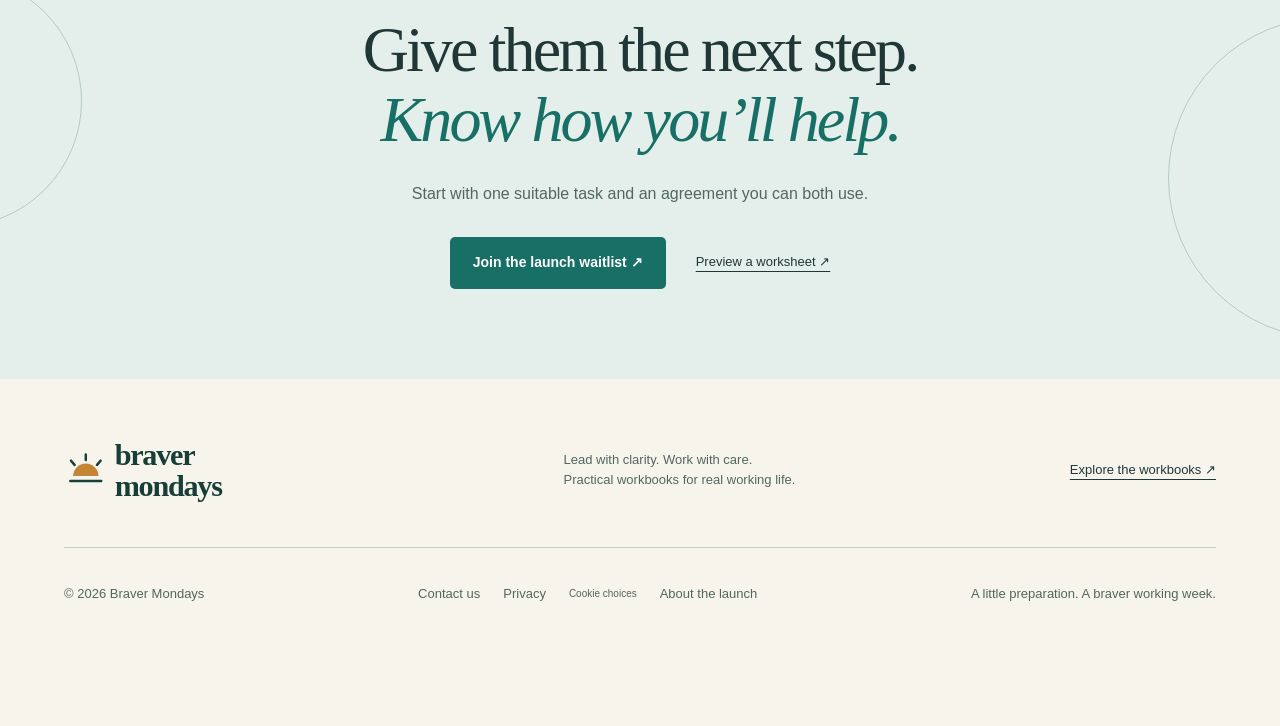
<file: workshops/delegation/index.html>
<!doctype html>
<html lang="en"><head><meta charset="utf-8"><meta name="viewport" content="width=device-width, initial-scale=1">
<title>This page has moved | Braver Mondays</title>
<meta name="robots" content="noindex">
<link rel="canonical" href="https://bravermondays.com/workbooks/delegation/">
<meta http-equiv="refresh" content="0; url=/workbooks/delegation/">
<script>location.replace('/workbooks/delegation/'+location.search+location.hash);</script>
</head><body style="font-family:Arial,sans-serif;background:#f7f4ec;color:#203738;padding:40px 20px">
<p>This page has moved to <a href="/workbooks/delegation/">bravermondays.com/workbooks/delegation/</a>.</p>
</body></html>
</file>
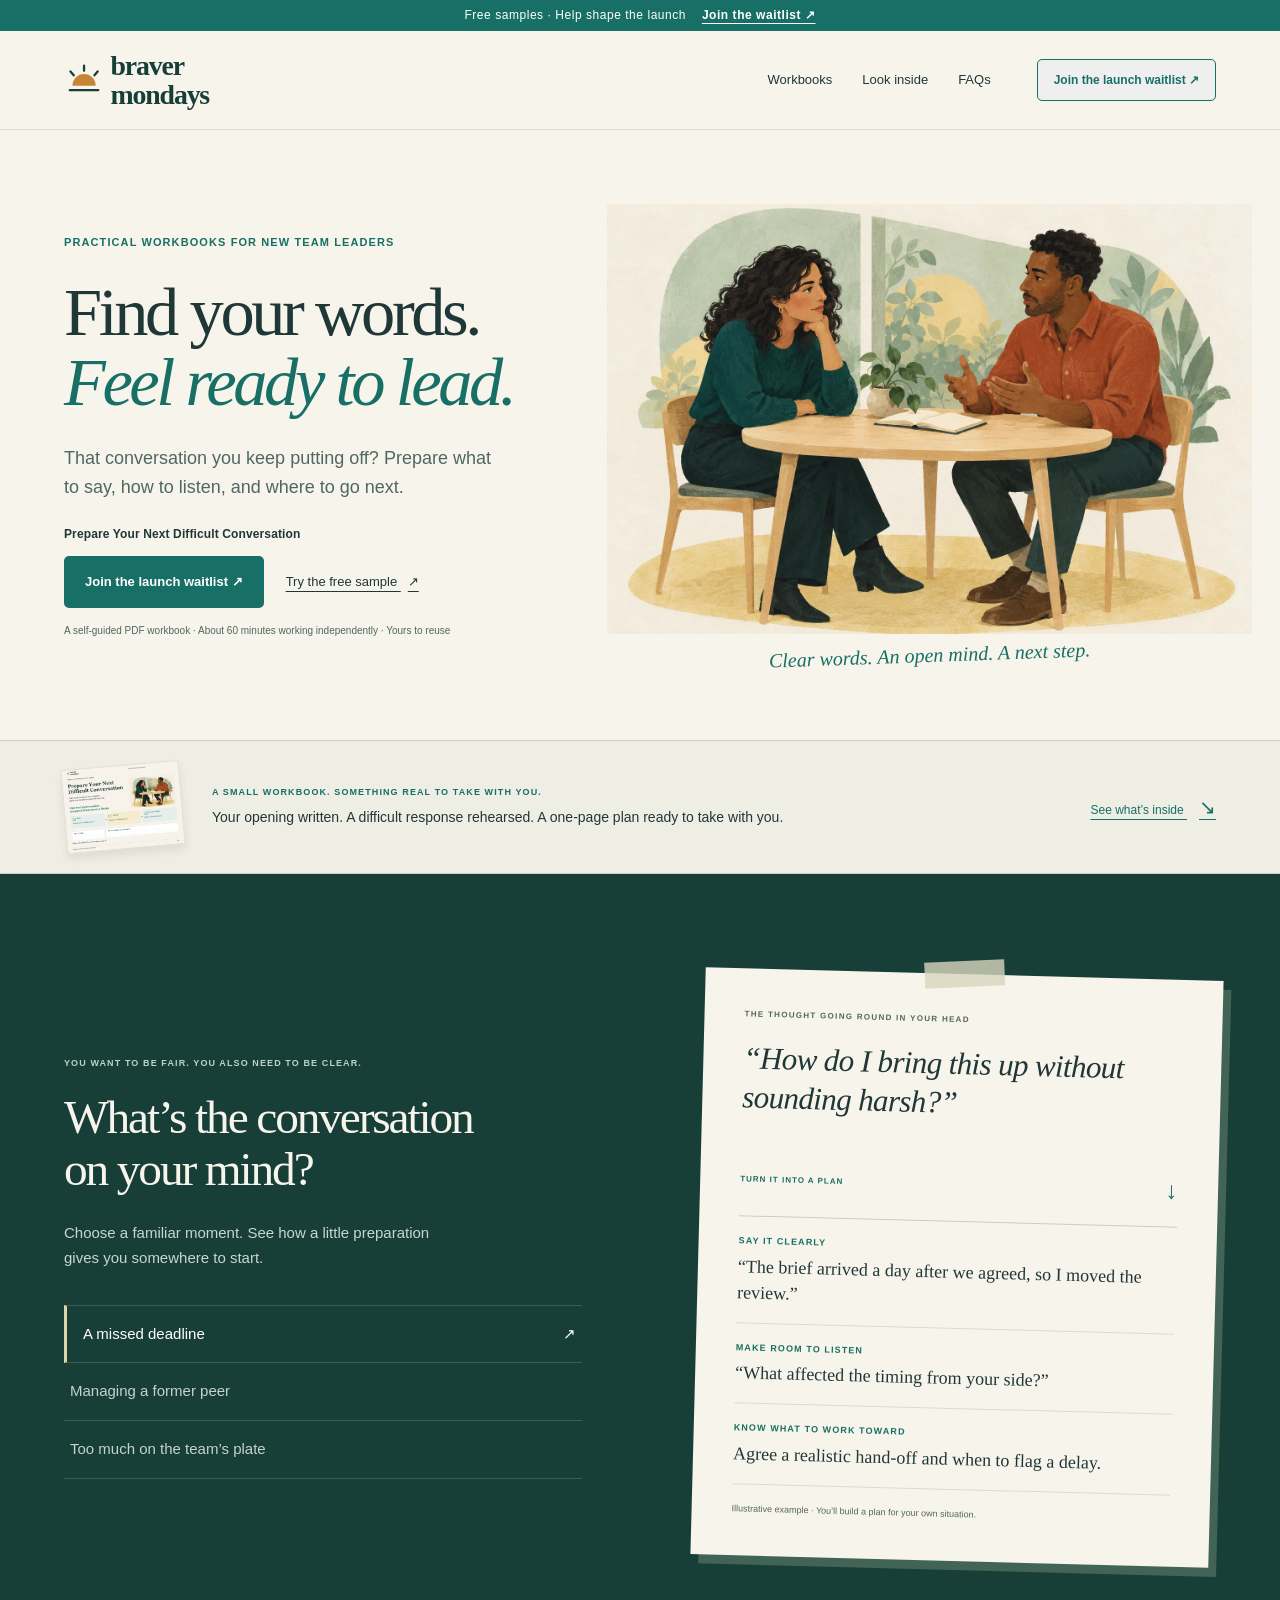
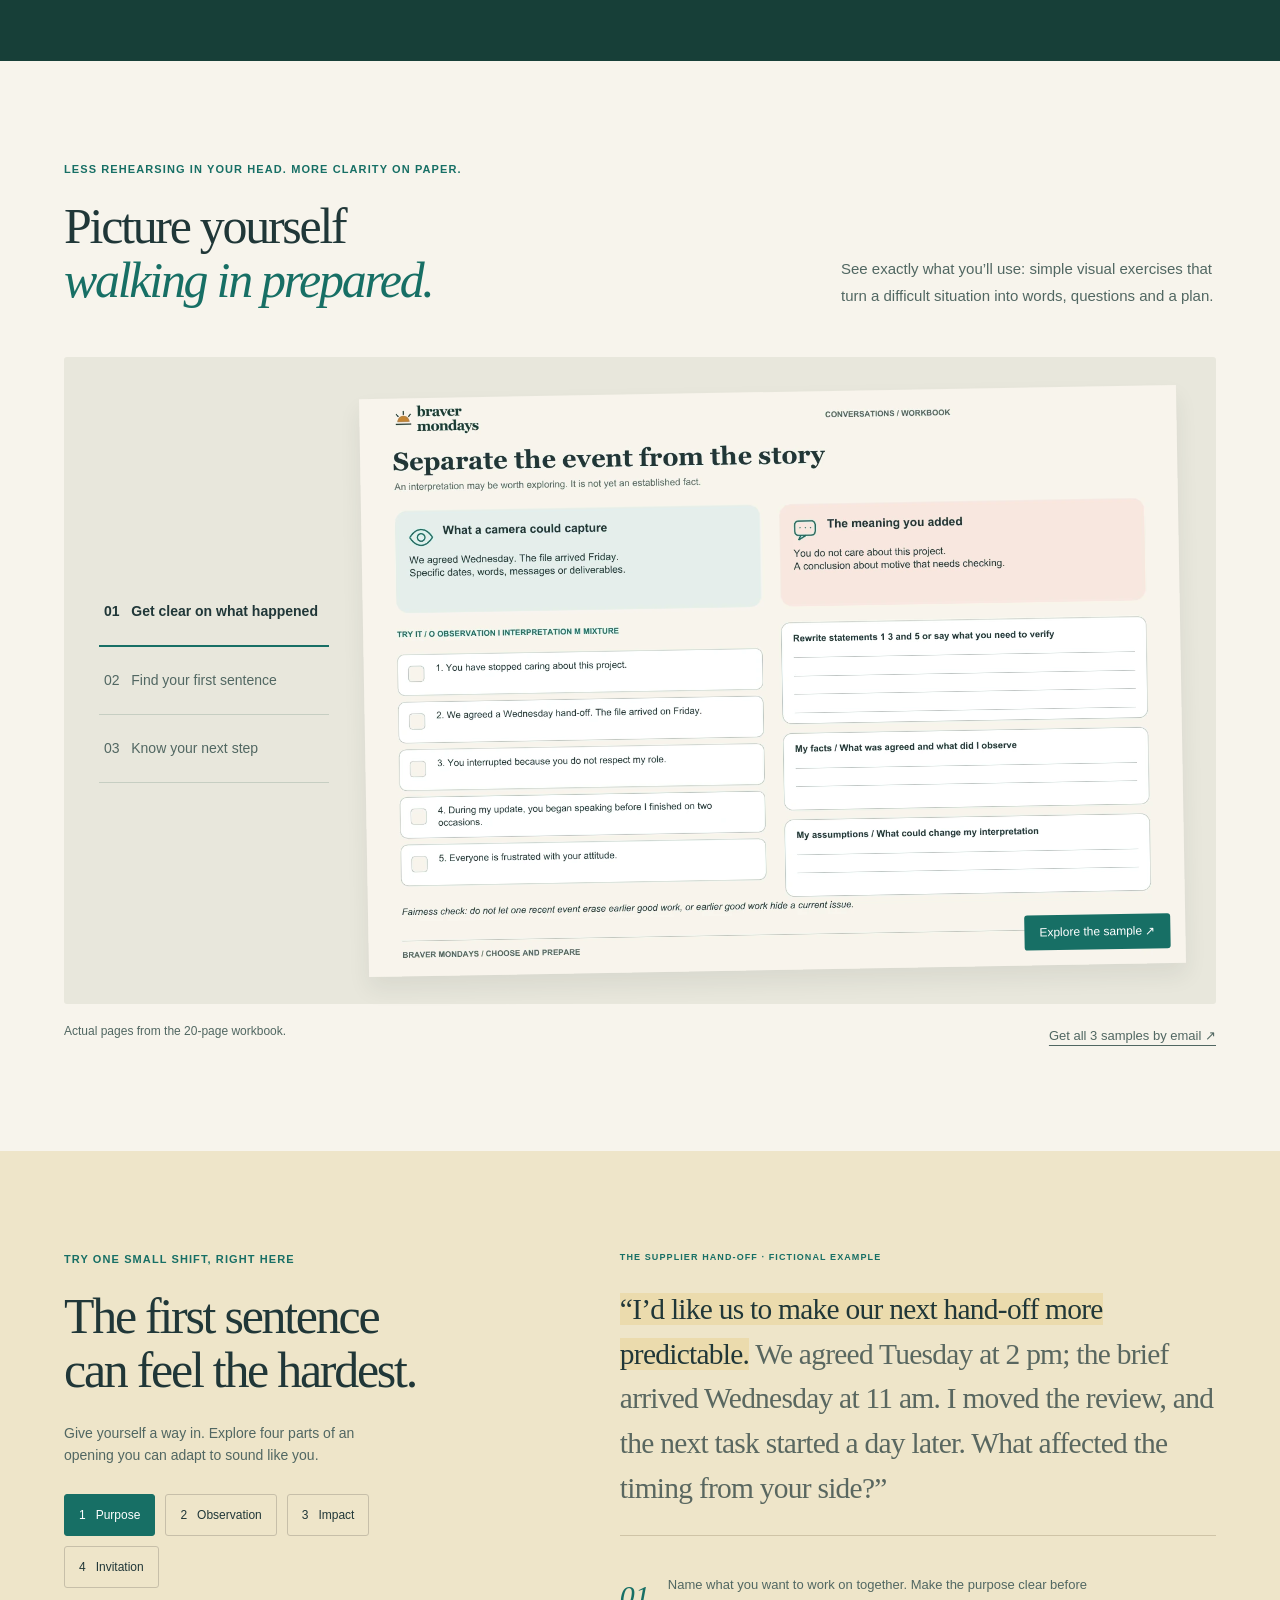
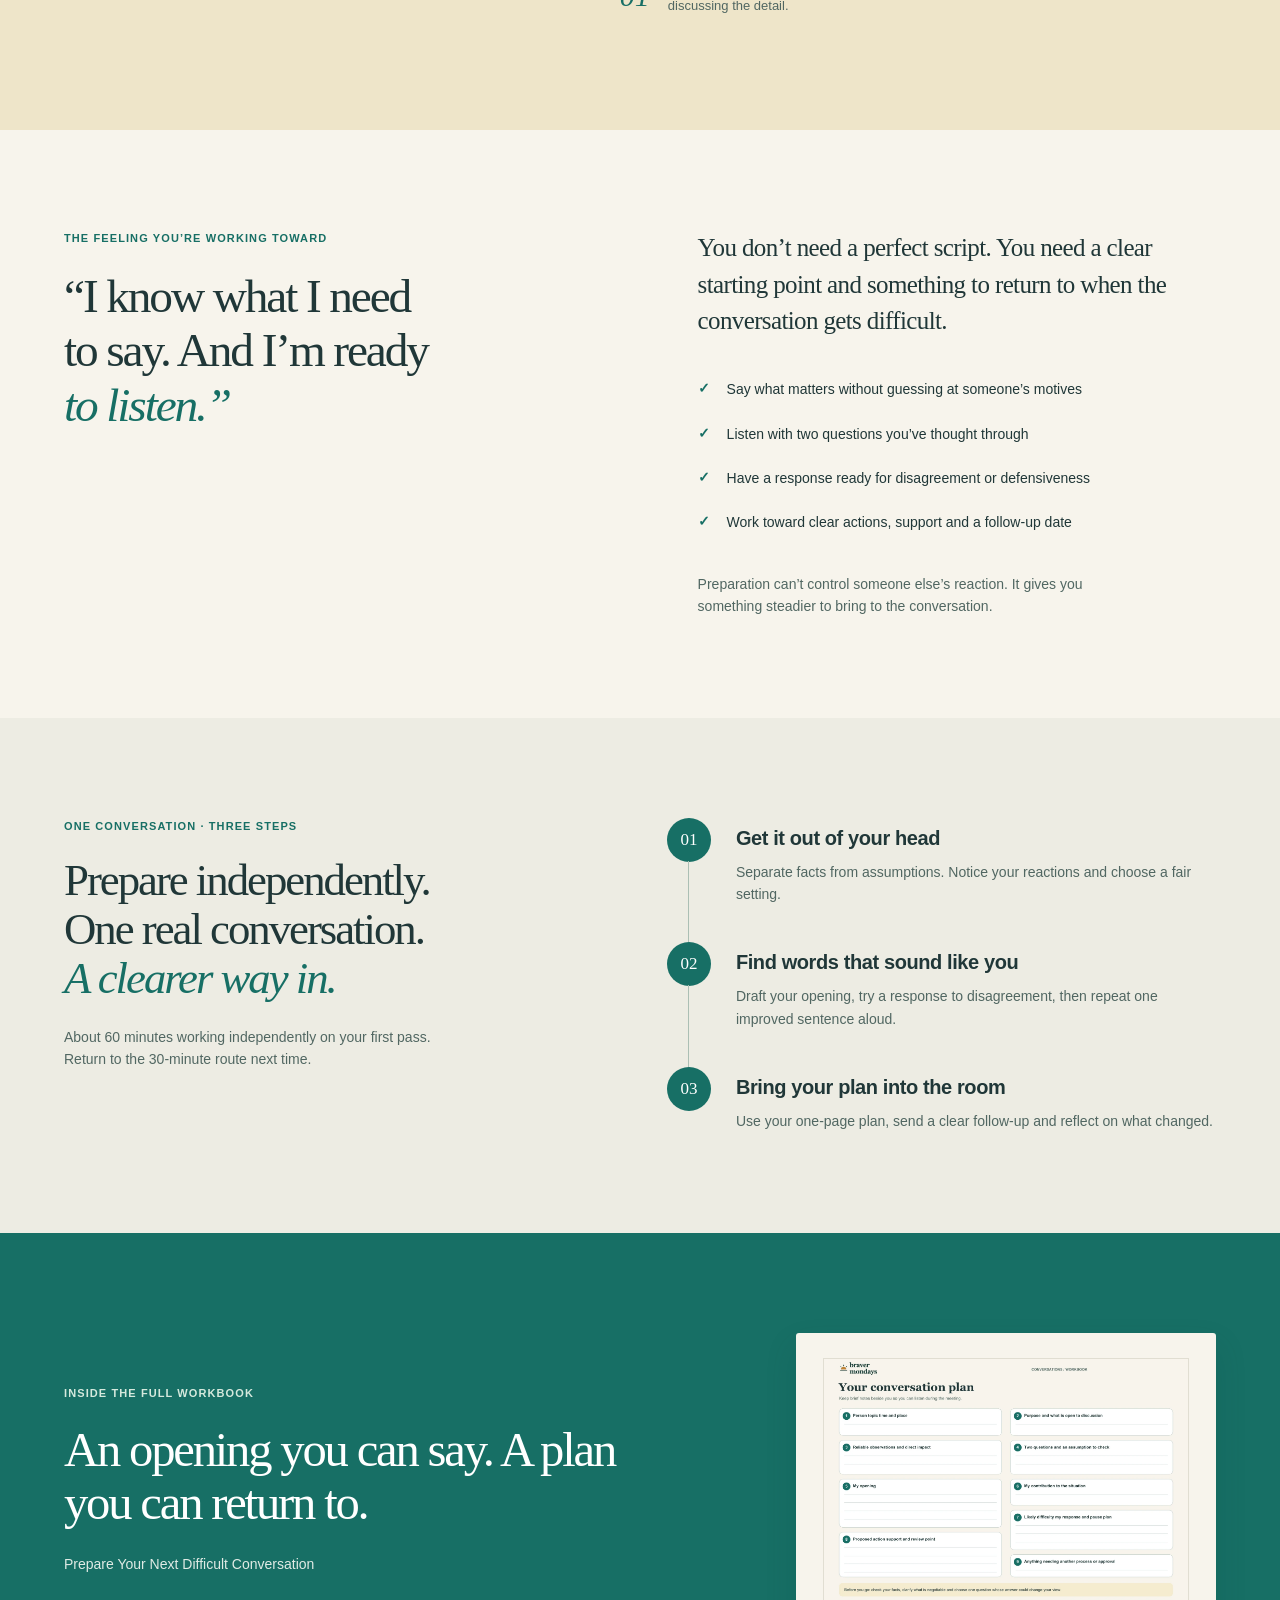
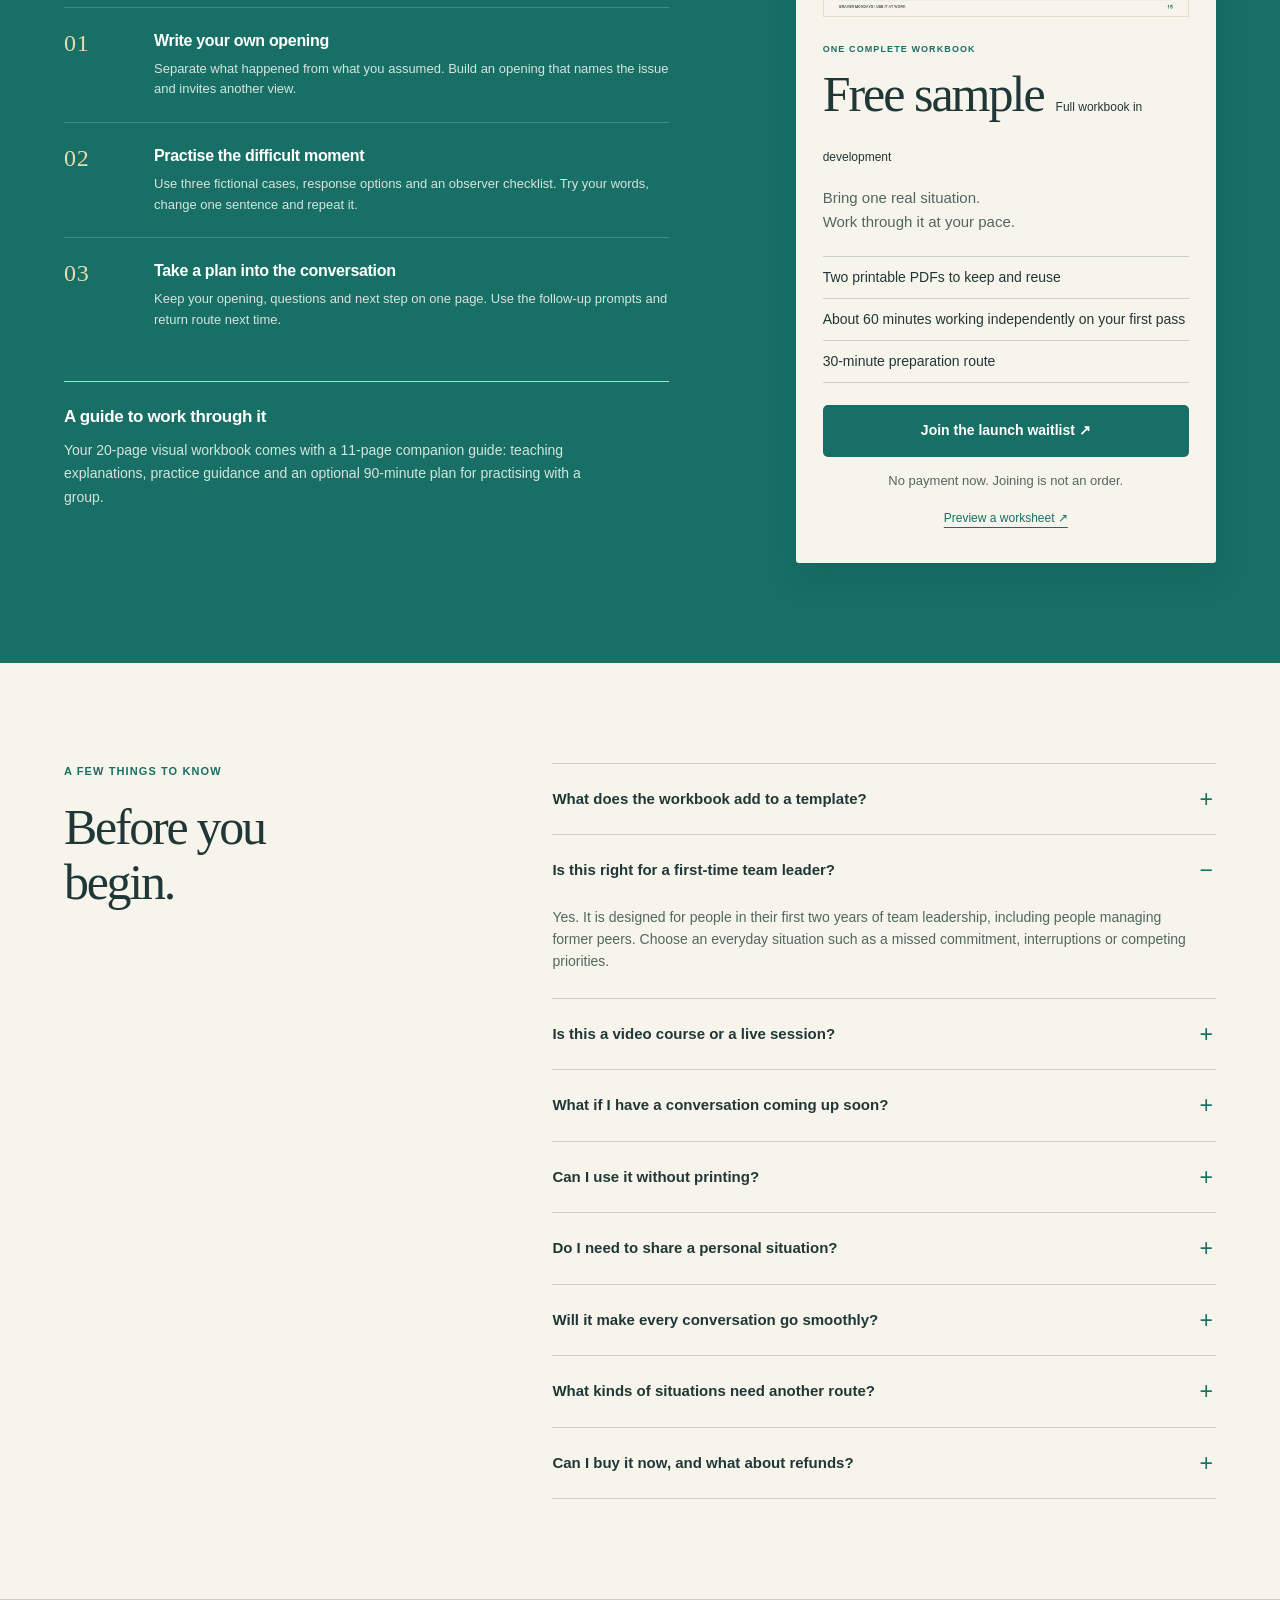
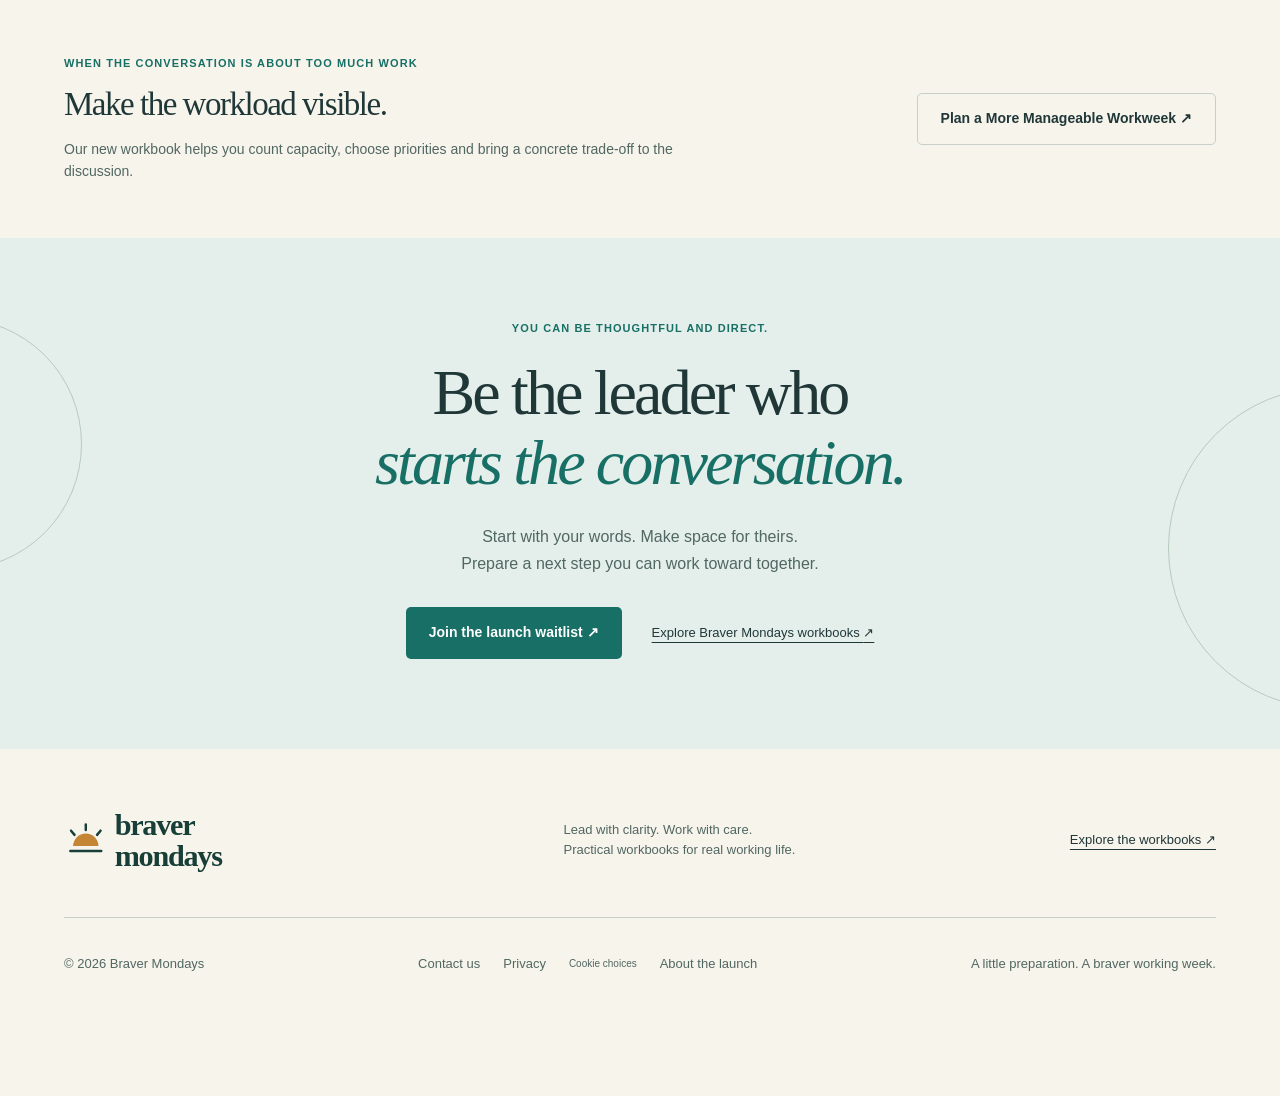
<file: workshops/difficult-conversations/index.html>
<!doctype html>
<html lang="en"><head><meta charset="utf-8"><meta name="viewport" content="width=device-width, initial-scale=1">
<title>This page has moved | Braver Mondays</title>
<meta name="robots" content="noindex">
<link rel="canonical" href="https://bravermondays.com/workbooks/difficult-conversations/">
<meta http-equiv="refresh" content="0; url=/workbooks/difficult-conversations/">
<script>location.replace('/workbooks/difficult-conversations/'+location.search+location.hash);</script>
</head><body style="font-family:Arial,sans-serif;background:#f7f4ec;color:#203738;padding:40px 20px">
<p>This page has moved to <a href="/workbooks/difficult-conversations/">bravermondays.com/workbooks/difficult-conversations/</a>.</p>
</body></html>
</file>
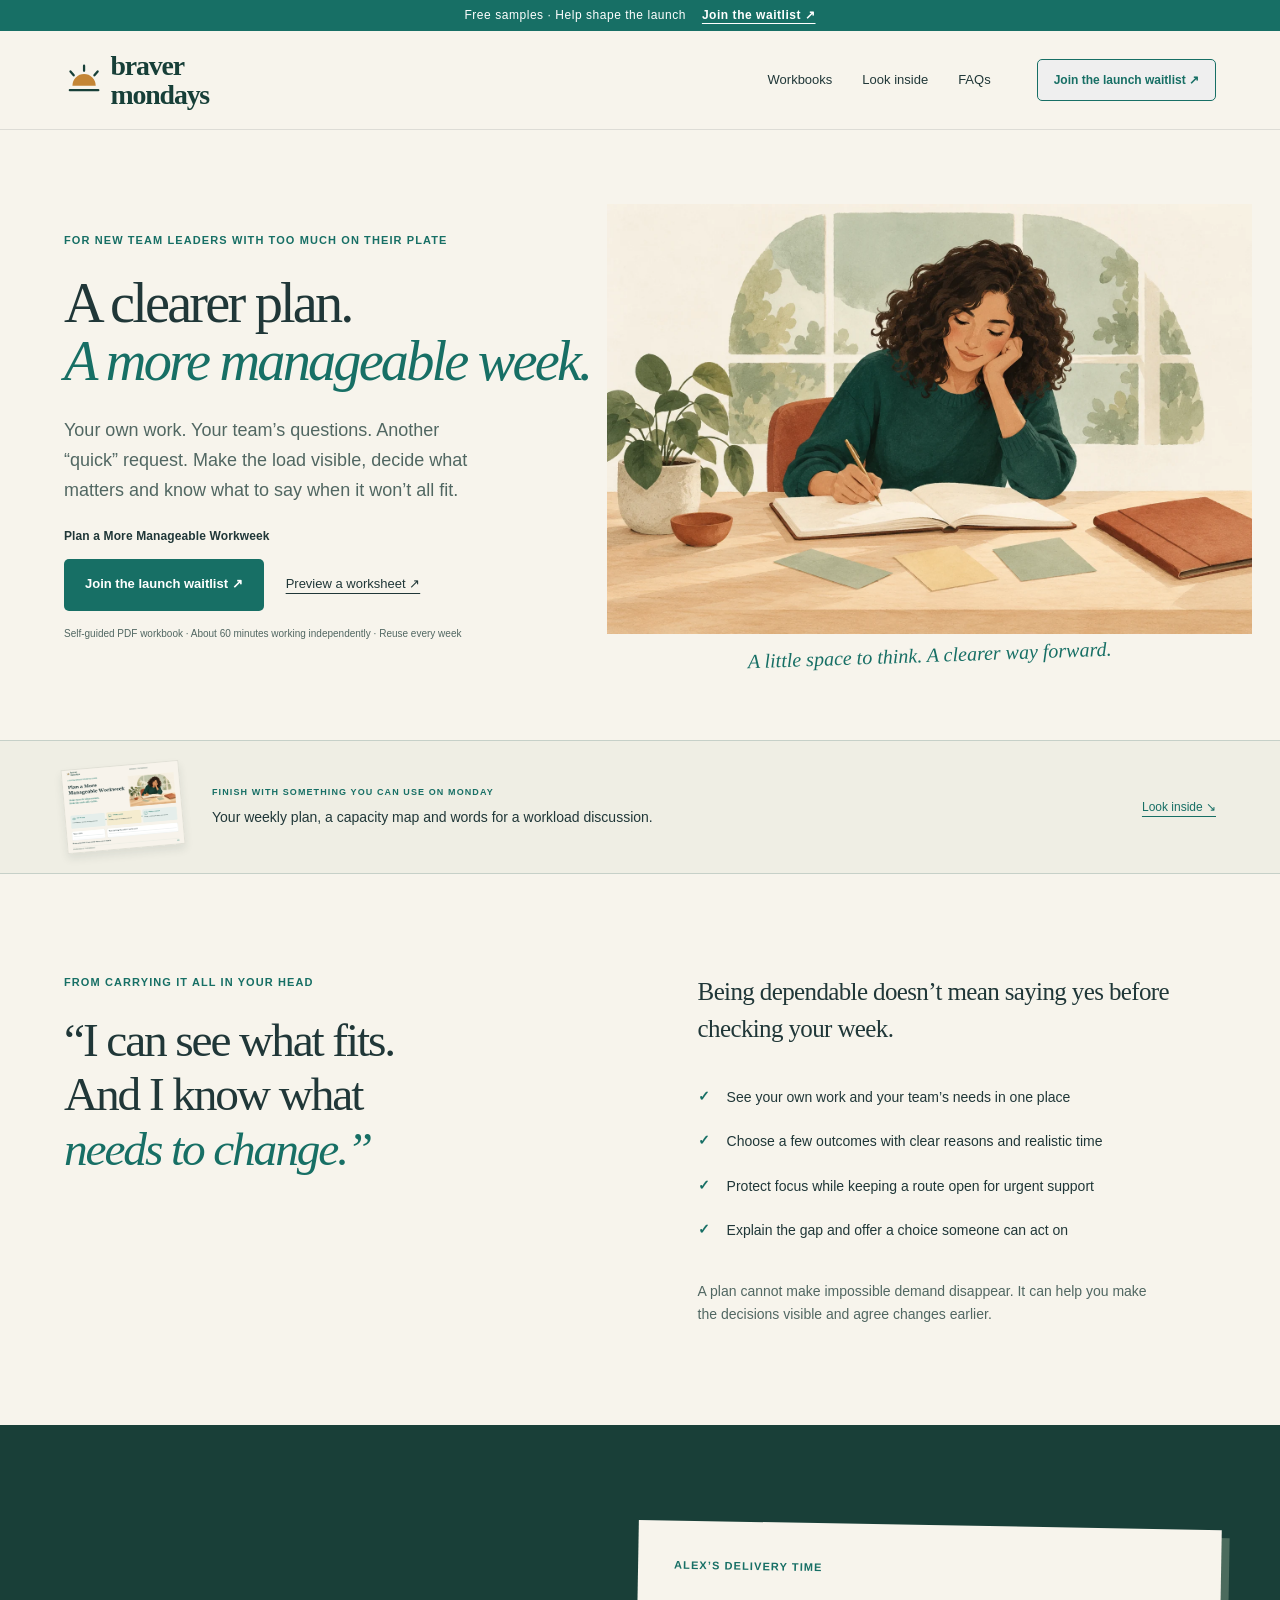
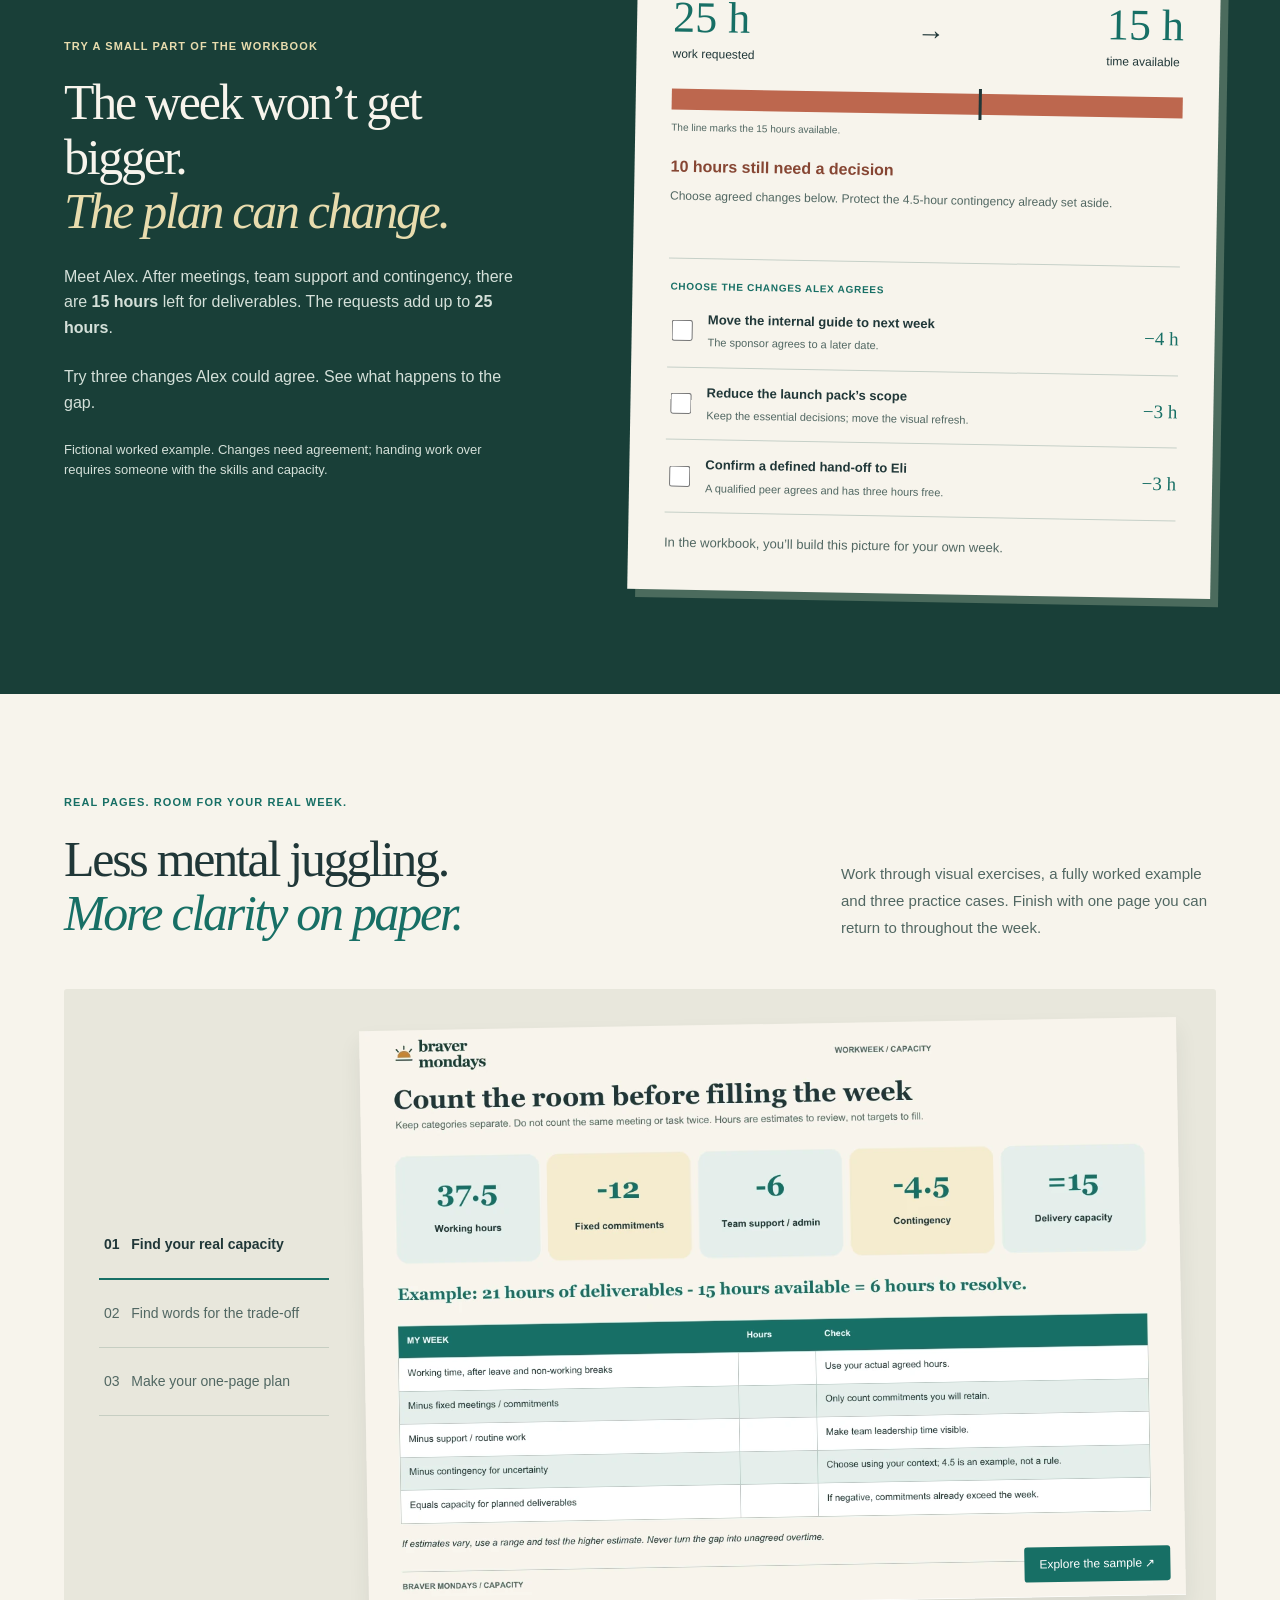
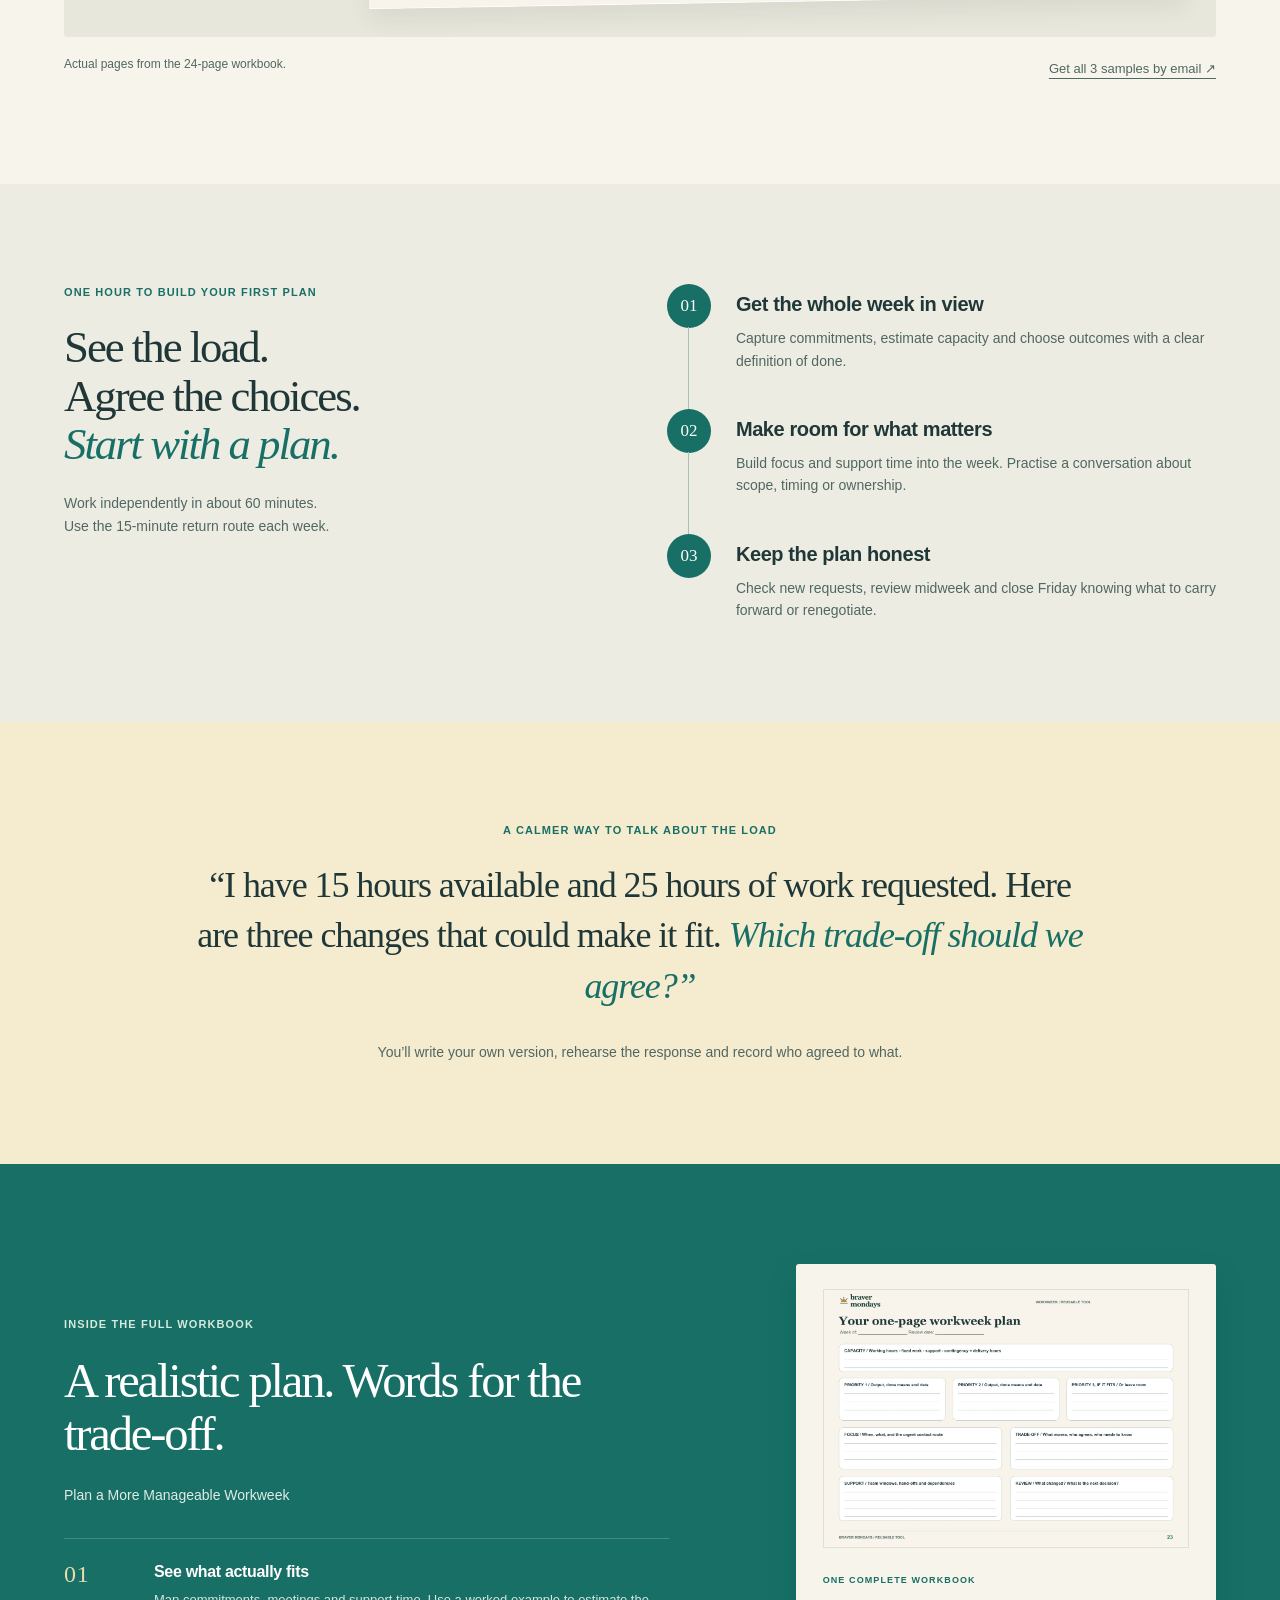
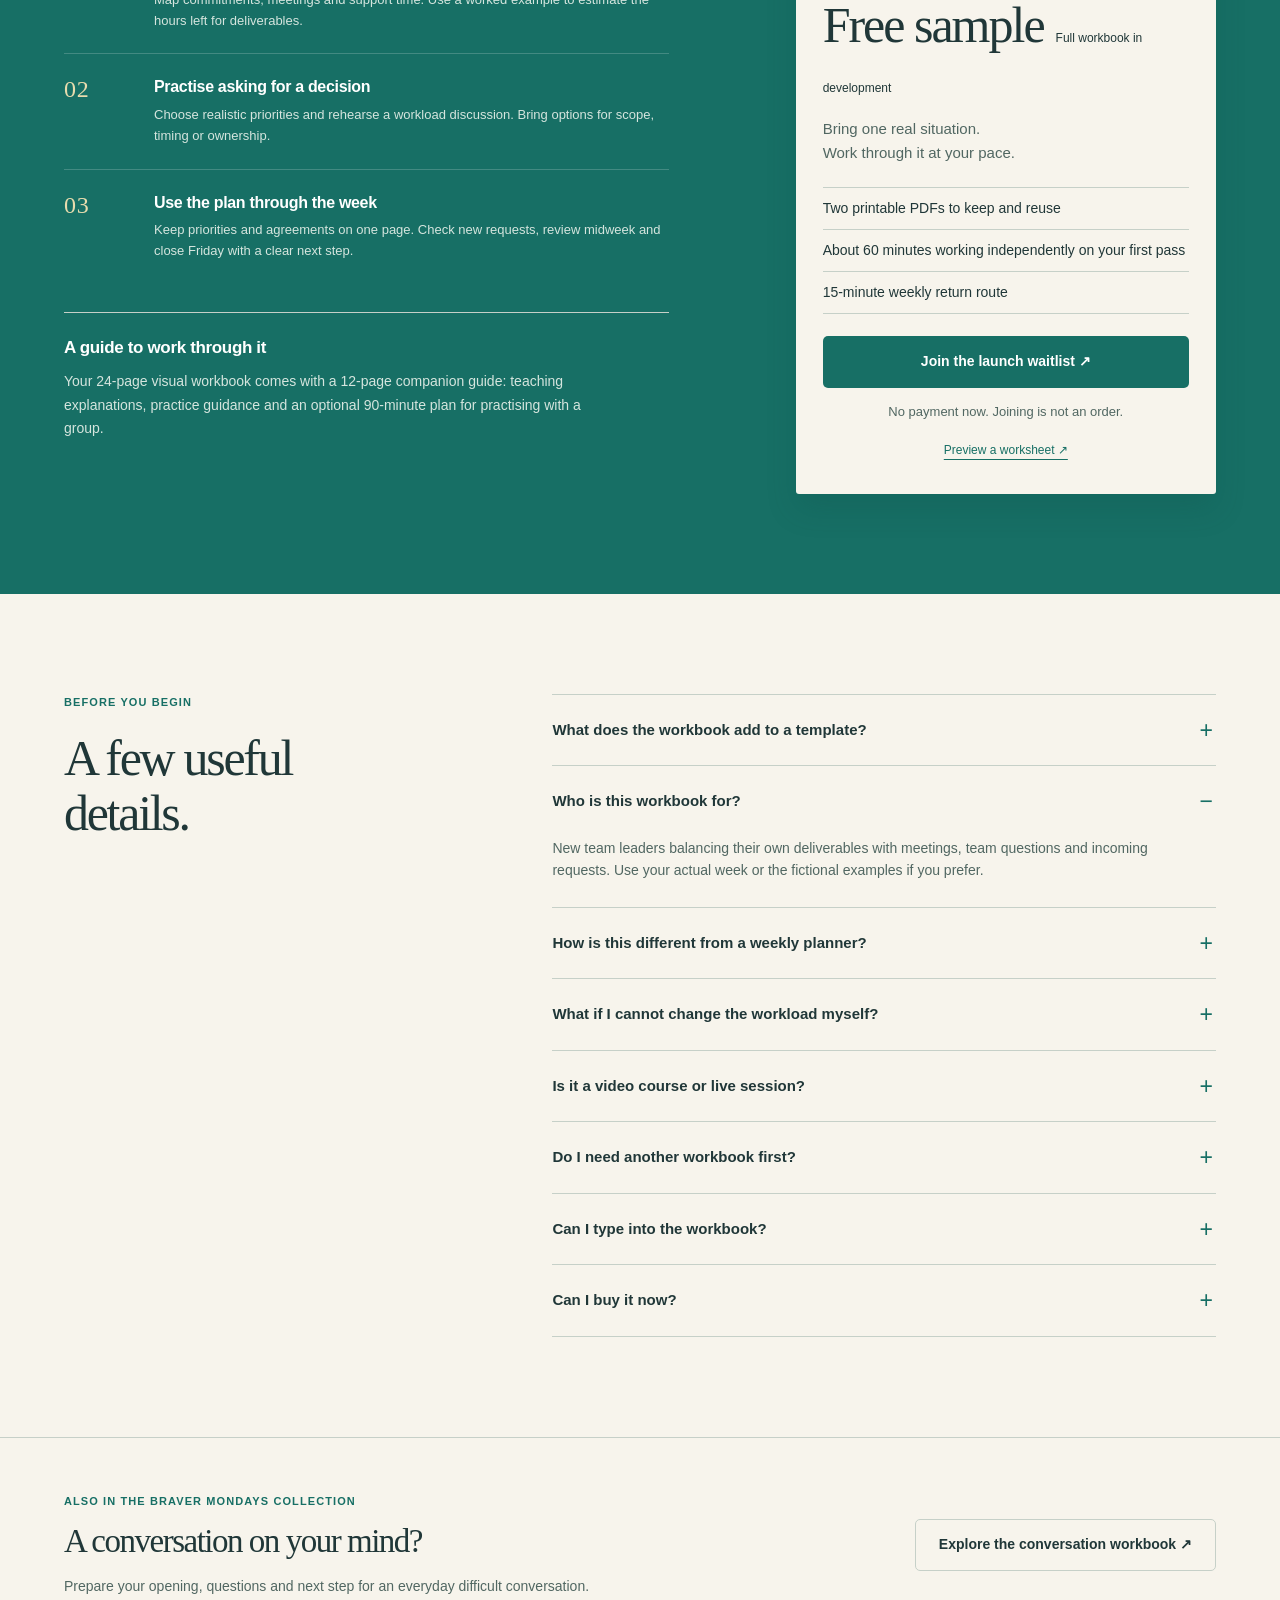
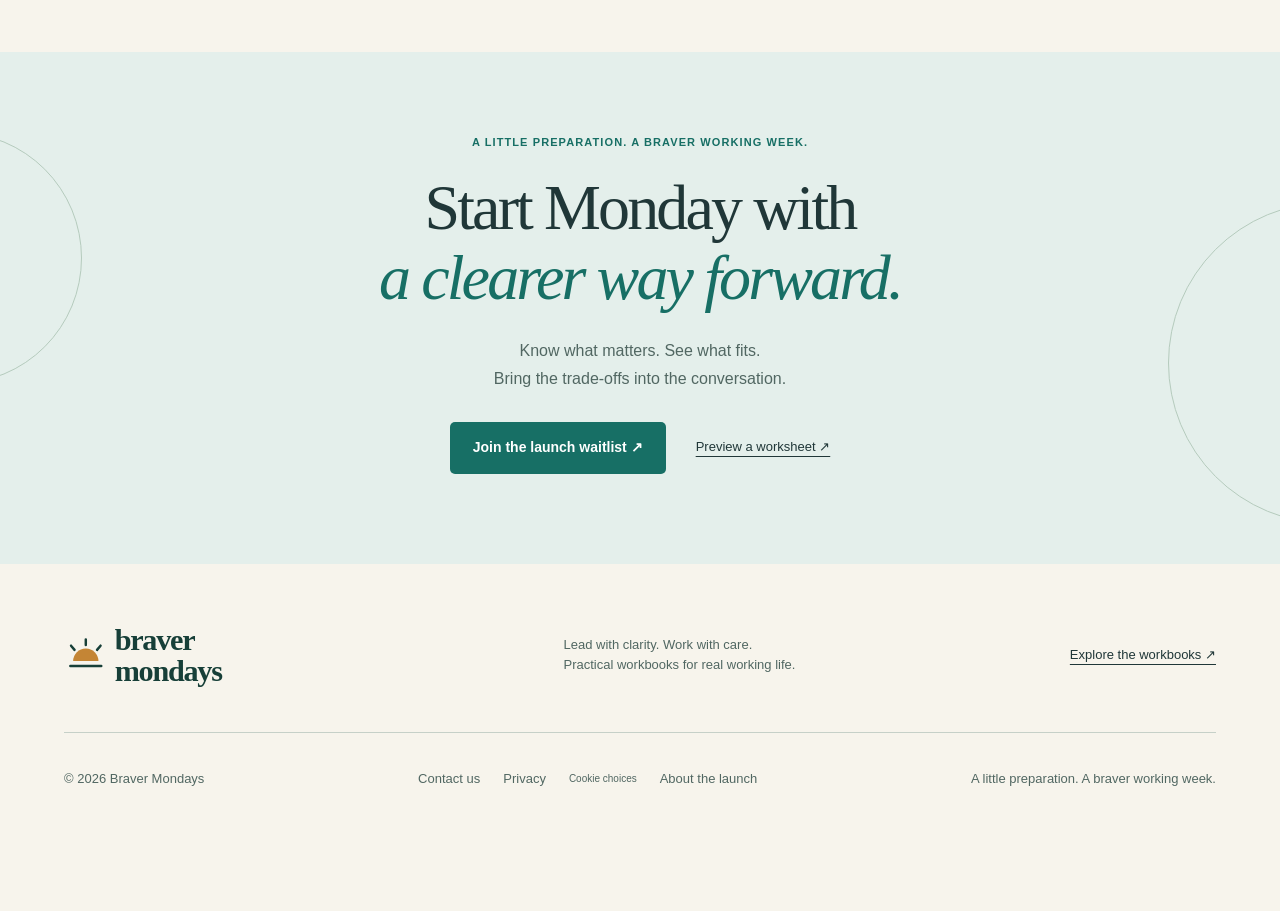
<file: workshops/manageable-workweek/index.html>
<!doctype html>
<html lang="en"><head><meta charset="utf-8"><meta name="viewport" content="width=device-width, initial-scale=1">
<title>This page has moved | Braver Mondays</title>
<meta name="robots" content="noindex">
<link rel="canonical" href="https://bravermondays.com/workbooks/manageable-workweek/">
<meta http-equiv="refresh" content="0; url=/workbooks/manageable-workweek/">
<script>location.replace('/workbooks/manageable-workweek/'+location.search+location.hash);</script>
</head><body style="font-family:Arial,sans-serif;background:#f7f4ec;color:#203738;padding:40px 20px">
<p>This page has moved to <a href="/workbooks/manageable-workweek/">bravermondays.com/workbooks/manageable-workweek/</a>.</p>
</body></html>
</file>
<file: styles.css>
:root{--paper:#f7f4ec;--ink:#203738;--teal:#176f65;--mint:#e4efeb;--peach:#f8e7de;--butter:#f5ebcf;--line:#c6d0c8;--muted:#516762;--serif:Georgia,'Times New Roman',serif;--sans:Arial,Helvetica,sans-serif}*{box-sizing:border-box}html{scroll-behavior:smooth;scroll-padding-top:100px}body{margin:0;background:var(--paper);color:var(--ink);font-family:var(--sans);font-size:16px;line-height:1.6}button,a,input{ -webkit-tap-highlight-color:transparent}button,a{touch-action:manipulation}button{font:inherit;color:inherit;cursor:pointer}a{color:inherit;text-underline-offset:5px}button{border:0}button:disabled{cursor:not-allowed}img{max-width:100%;height:auto;display:block}h1,h2,h3,p{margin:0}h1,h2{font-family:var(--serif);font-weight:400;letter-spacing:-.045em;line-height:1.09}h1{font-size:clamp(42px,4.9vw,76px)}h2{font-size:clamp(36px,3.9vw,58px)}h3{font-size:20px;line-height:1.35;letter-spacing:-.02em}em{font-weight:400;color:var(--teal)}p{color:var(--muted)}[hidden]{display:none!important}:focus-visible{outline:3px solid #b9523b;outline-offset:5px}::selection{background:#d3e5d7}.skip-link{position:fixed;top:-70px;left:15px;background:var(--ink);color:white;padding:12px;z-index:30}.skip-link:focus{top:8px}.review-banner{background:var(--teal);color:white;text-align:center;padding:6px 15px;font-size:11px;letter-spacing:.045em}.site-header{background:var(--paper);border-bottom:1px solid rgba(32,55,56,.12)}.nav-wrap{max-width:1440px;margin:auto;min-height:92px;padding:0 5%;display:flex;align-items:center;justify-content:space-between;gap:24px}.brand{display:inline-flex;gap:8px;align-items:center;text-decoration:none;color:var(--teal);flex-shrink:0}.brand svg{width:37px;height:37px}.brand>span{font:700 29px/1 var(--serif);letter-spacing:-1px}.brand-sub{font:8px/1.8 var(--sans);letter-spacing:1.3px;display:block;margin-top:5px}.nav-wrap nav{display:flex;gap:30px;margin-left:auto;margin-right:22px}.nav-wrap nav a{text-decoration:none;font-size:13px;position:relative}.nav-wrap nav a:after{content:'';position:absolute;bottom:-5px;height:1px;left:0;width:100%;background:var(--teal);transform:scaleX(0);transform-origin:left;transition:transform .2s}.nav-wrap nav a:hover:after,.nav-wrap nav a[aria-current]:after{transform:scaleX(1)}.button{min-height:52px;padding:14px 23px;border-radius:5px;display:inline-flex;align-items:center;justify-content:center;gap:20px;font-weight:600;font-size:14px;line-height:1.4;text-decoration:none;transition:transform .2s,background .2s,box-shadow .2s;text-align:center}.button span[aria-hidden]{font-size:21px;line-height:1}.button:hover{transform:translateY(-2px)}.primary{background:var(--teal);color:#fff}.primary:hover{background:#105b52;box-shadow:0 5px 16px #176f651c}.secondary{background:transparent;border:1px solid var(--line)}.secondary:hover{background:var(--mint)}.nav-cta{border:1px solid var(--teal);color:var(--teal);min-height:42px;font-size:12px;padding:10px 16px}.nav-cta:hover{background:var(--mint)}.eyebrow{font-size:10px;font-weight:700;letter-spacing:1.7px;color:var(--teal);line-height:1.5;margin-bottom:22px}.section-pad{padding:100px max(5%,calc((100vw - 1296px)/2))}.hero{width:100%;overflow:hidden;background:var(--paper)}.hero-inner{max-width:1440px;margin:auto;padding:64px 5% 75px;min-height:650px;display:grid;grid-template-columns:1.03fr 1fr;align-items:center;gap:15px}.hero-copy{z-index:2;max-width:660px}.hero-copy .eyebrow{margin-bottom:24px}.product-label{font-size:13px;letter-spacing:.01em;margin-bottom:16px;color:var(--ink)}.hero h1{margin-bottom:26px;font-size:clamp(42px,4.55vw,69px)}.hero-intro{font-size:17px;line-height:1.7;max-width:460px;margin-bottom:28px}.hero-actions{display:flex;flex-wrap:wrap;align-items:center;gap:15px 25px}.sample-link,.text-button{background:none;padding:4px 0;font-size:13px;text-decoration:underline;text-underline-offset:5px}.sample-link{padding:12px 0;white-space:nowrap}.sample-link span{margin-left:7px}.offer-note{font-size:11px;margin-top:17px;color:var(--muted)}.hero-art{position:relative;height:480px;isolation:isolate;margin-left:10px}.art-orbit{position:absolute;inset:12% -13% 3% 5%;border-radius:50%;background:#dce9e1;z-index:-2}.book-front{position:absolute;width:86%;left:5%;top:16%;transform:rotate(-7deg);box-shadow:2px 12px 25px #20373830,0 1px 2px #20373820;border:1px solid #e5e1d7}.book-back{position:absolute;width:84%;top:10%;right:-2%;transform:rotate(7deg);box-shadow:0 7px 25px #20373820;border:1px solid #e5e1d7}.art-caption{display:none;position:absolute;bottom:0;left:21%;font:italic 21px/1.2 var(--serif);color:var(--teal);transform:rotate(-5deg)}.art-caption svg{position:absolute;width:80px;left:100%;top:-20px}.hero-copy>*{animation:enter .65s both}.hero-copy>:nth-child(2){animation-delay:.07s}.hero-copy>:nth-child(3){animation-delay:.14s}.hero-copy>:nth-child(4){animation-delay:.21s}.hero-copy>:nth-child(5){animation-delay:.28s}.hero-art{animation:enter-art .9s .15s both}@keyframes enter{from{opacity:0;transform:translateY(15px)}to{opacity:1;transform:translateY(0)}}@keyframes enter-art{from{opacity:0;transform:translateY(30px) rotate(2deg)}to{opacity:1;transform:translateY(0) rotate(0)}}.moment-section{background:var(--mint);display:grid;grid-template-columns:1fr 1.15fr;gap:8%;padding-top:78px;padding-bottom:78px}.moment-list article{display:flex;gap:25px;padding:24px 0;border-bottom:1px solid #b6c9c0}.moment-list article:first-child{padding-top:0}.moment-list article:last-child{border:0;padding-bottom:0}.index{font-family:var(--serif);font-size:22px;color:var(--teal)}.moment-list h3{margin-bottom:7px}.moment-list p{font-size:14px;max-width:460px}.inside-section{background:var(--paper)}.inside-heading{display:flex;justify-content:space-between;align-items:end;gap:70px;margin-bottom:48px}.inside-heading>p{max-width:375px;font-size:16px}.workbook-display{background:#e8e4d9;padding:26px 44px 42px;border-radius:3px}.preview-tabs{display:flex;gap:10px;margin:0 -10px 25px;justify-content:center}.preview-tabs button{background:none;padding:10px 14px;color:var(--muted);font-size:11px;border-bottom:1px solid transparent}.preview-tabs button[aria-selected=true]{border-color:var(--teal);color:var(--teal);font-weight:700}.preview-image-wrap{max-width:1050px;margin:auto}.preview-zoom{display:block;padding:0;background:transparent;position:relative;box-shadow:0 12px 22px #20373814;width:100%}.preview-zoom img{width:100%}.preview-zoom>span{position:absolute;right:15px;bottom:15px;background:var(--teal);color:#fff;padding:8px 15px;border-radius:3px;font-size:12px;opacity:0;transition:opacity .2s}.preview-zoom:hover>span,.preview-zoom:focus-visible>span{opacity:1}.preview-bottom{display:flex;justify-content:space-between;gap:15px;font-size:12px;margin-top:18px;color:var(--muted)}.preview-bottom a{color:var(--teal)}.opening-section{background:var(--butter);display:grid;grid-template-columns:.85fr 1.15fr;gap:10%}.opening-intro>p:not(.eyebrow){max-width:330px;margin-top:23px;font-size:14px}.opening-tabs{display:flex;flex-wrap:wrap;gap:10px;margin-top:28px;max-width:330px}.opening-tabs button{background:transparent;border:1px solid #c7bfa9;border-radius:3px;min-height:42px;padding:8px 14px;font-size:12px;transition:background .2s}.opening-tabs button[aria-selected=true]{background:var(--teal);border-color:var(--teal);color:white}.opening-demo{align-self:center}.opening-demo>.eyebrow{font-size:9px}.opening-demo blockquote{font:400 clamp(23px,2.3vw,34px)/1.52 var(--serif);margin:0;letter-spacing:-.025em}.opening-demo blockquote span{opacity:.72;transition:opacity .3s,background .3s;box-decoration-break:clone;-webkit-box-decoration-break:clone}.opening-demo blockquote span.active{opacity:1;background:#e4c77757}.opening-demo [role=tabpanel]{display:flex;align-items:center;gap:18px;border-top:1px solid #cfc4a7;padding-top:25px;margin-top:25px;min-height:95px}.explanation-number{font:italic 30px var(--serif);color:var(--teal)}.opening-demo [role=tabpanel] p{font-size:13px;max-width:420px}.takeaway-section{display:grid;grid-template-columns:1fr 1fr;gap:10%;align-items:start}.large-copy{font:26px/1.45 var(--serif);color:var(--ink);letter-spacing:-.025em}.check-list{list-style:none;padding:0;margin:28px 0}.check-list li{padding:11px 0 11px 29px;position:relative;font-size:14px;color:var(--ink)}.check-list li:before{content:'✓';position:absolute;left:0;top:10px;color:var(--teal);font-weight:bold}.takeaway-copy>p:last-child{font-size:14px;max-width:450px}.process-section{background:#edece3;display:grid;grid-template-columns:1fr 1.1fr;gap:9%}.process-section .section-heading>p:last-child{margin-top:23px;font-size:14px}.process-list{list-style:none;padding:0;margin:0;position:relative}.process-list li{display:flex;gap:25px;position:relative;padding-bottom:37px}.process-list li:last-child{padding-bottom:0}.process-list li:before{content:'';position:absolute;left:21px;top:43px;bottom:0;border-left:1px solid #abbfb4}.process-list li:last-child:before{display:none}.process-list li>span{width:44px;height:44px;flex-shrink:0;background:var(--teal);color:#fff;border-radius:50%;display:grid;place-items:center;font:17px var(--serif)}.process-list h3{margin:7px 0 9px}.process-list p{font-size:14px}.offer-section{background:var(--teal);color:white;display:grid;grid-template-columns:1.18fr .82fr;gap:11%;align-items:center}.offer-section .eyebrow{color:#d5e9dd}.offer-section p{color:#d5e5de}.offer-details h2{font-size:clamp(36px,3.8vw,56px);margin-bottom:23px}.offer-details>p:not(.eyebrow){font-size:15px;max-width:450px}.included-list{list-style:none;margin:34px 0 0;padding:0}.included-list li{display:flex;gap:26px;border-top:1px solid #ffffff30;padding:22px 0}.included-list li>span{flex:0 0 70px;color:#d5e9dd;font-size:10px;line-height:24px;text-transform:uppercase;letter-spacing:.8px}.included-list h3{font-size:16px;margin-bottom:7px}.included-list p{font-size:13px}.offer-purchase{background:var(--paper);color:var(--ink);padding:25px 27px 30px;max-width:430px;box-shadow:0 15px 30px #0d4d4430;border-radius:3px}.offer-purchase img{margin-bottom:26px;border:1px solid #e1ded2}.offer-purchase .eyebrow{color:var(--teal);font-size:9px;margin-bottom:12px}.offer-purchase .price{font:50px/1 var(--serif);color:var(--ink);letter-spacing:-2px}.price span{font:10px var(--sans);letter-spacing:1px;margin-left:12px}.offer-purchase .purchase-caption{font-size:15px;color:var(--muted);margin:17px 0 22px}.offer-purchase>.button{width:100%}.offer-purchase .small{color:var(--muted);margin:14px 0;text-align:center}.offer-purchase .text-button{display:block;margin:auto;color:var(--teal);font-size:12px}.small{font-size:11px;line-height:1.7}.faq-section{display:grid;grid-template-columns:.72fr 1.28fr;gap:10%}.faq-list details{border-bottom:1px solid var(--line)}.faq-list details:first-child{border-top:1px solid var(--line)}summary{cursor:pointer;list-style:none;position:relative;font-size:15px;font-weight:600;padding:24px 35px 24px 0;line-height:1.5}summary::-webkit-details-marker{display:none}summary:after{content:'+';position:absolute;right:3px;top:22px;font:23px var(--sans);color:var(--teal)}details[open]>summary:after{content:'−'}.faq-list p{font-size:14px;padding:0 28px 25px 0}.closing-section{text-align:center;background:var(--mint);padding-top:82px;padding-bottom:90px}.closing-section h2{font-size:clamp(43px,5vw,72px)}.closing-actions{display:flex;justify-content:center;align-items:center;gap:30px;margin-top:30px}.closing-actions>a{font-size:13px}footer{padding:55px max(5%,calc((100vw - 1296px)/2)) 25px}.footer-top{display:flex;align-items:center;justify-content:space-between;gap:35px;padding-bottom:40px}.footer-top p{font-size:13px}.footer-top>a:last-child{font-size:13px}.footer-bottom{display:flex;justify-content:space-between;align-items:center;gap:20px;border-top:1px solid var(--line);padding-top:24px;font-size:10px;color:var(--muted)}.footer-bottom>div{display:flex;align-items:center;gap:23px}.footer-bottom a{text-decoration:none}.footer-bottom .text-button{font-size:10px;text-decoration:none}dialog{border:0;background:var(--paper);color:var(--ink);border-radius:10px;padding:40px;max-width:600px;width:calc(100% - 32px);max-height:90svh;overflow:auto;box-shadow:0 20px 80px #102f2850}dialog::backdrop{background:#102f28a6;backdrop-filter:blur(4px)}dialog h2{font-size:36px;line-height:1.1;margin-bottom:25px}.dialog-close{position:absolute;right:12px;top:10px;width:38px;height:38px;font-size:28px;background:transparent;border-radius:50%;line-height:1}.dialog-close:hover{background:var(--mint)}.order-line{display:flex;gap:20px;align-items:center;padding-bottom:20px;border-bottom:1px solid var(--line)}.order-line img{width:140px;align-self:start;transform:rotate(-3deg);border:1px solid var(--line)}.order-line h3{font-size:17px}.order-line p{font-size:12px;margin:8px 0}.order-line strong{font-size:22px}.order-line strong span{font-size:11px;color:var(--muted);font-weight:400}.compact{margin:15px 0}.compact li{font-size:12px;padding-top:5px;padding-bottom:5px}.compact li:before{top:4px}.checkout-status{padding:18px;background:var(--butter);margin:20px 0}.checkout-status h3{font-size:16px;margin-bottom:8px}.checkout-status p{font-size:13px}#checkout-dialog>.button{width:100%;margin-bottom:10px}#checkout-dialog>.small{text-align:center}.sample-dialog{max-width:1160px;padding:28px}.sample-head{display:flex;align-items:center;justify-content:space-between}.sample-head .eyebrow{margin-bottom:7px}.sample-head h2{font-size:27px;margin-bottom:12px}.sample-controls{display:flex;align-items:center;justify-content:space-between;gap:20px;margin-bottom:15px}.sample-controls p{font-size:13px;text-align:center}.icon-button{height:38px;width:44px;border:1px solid var(--line);border-radius:4px;background:transparent;font-size:20px;flex-shrink:0}.icon-button:hover{background:var(--mint)}#sample-image{width:100%;border:1px solid var(--line)}.sample-foot{display:flex;align-items:center;justify-content:space-between;margin-top:20px;gap:15px}.sample-foot p{font-size:12px}.sample-foot .button{min-height:44px;font-size:12px}.cookie-actions{display:flex;gap:12px;margin-top:20px}#cookie-dialog>p:not(.eyebrow){font-size:14px;margin:16px 0}.cookie-banner{position:fixed;z-index:12;bottom:18px;left:50%;transform:translateX(-50%);background:var(--paper);box-shadow:0 8px 40px #102f2840;border:1px solid var(--line);border-radius:8px;padding:20px;max-width:860px;width:calc(100% - 30px);display:flex;gap:25px;align-items:center}.cookie-banner p{font-size:12px}.cookie-banner>div{display:flex;gap:8px;flex-shrink:0}.cookie-banner .button{font-size:11px;min-height:44px;padding:10px 12px}.mobile-purchase{display:none}.catalog-hero{padding-top:72px;padding-bottom:65px;background:var(--mint)}.catalog-hero h1{font-size:clamp(43px,4.6vw,67px)}.catalog-hero>p:last-child{max-width:650px;margin-top:25px;font-size:16px}.catalog-section{padding-top:55px;padding-bottom:80px}.catalog-toolbar{display:flex;justify-content:space-between;align-items:center;gap:20px;margin-bottom:38px}.filter-group{display:flex;gap:10px;flex-wrap:wrap}.filter{background:transparent;border:1px solid var(--line);border-radius:4px;padding:10px 17px;font-size:12px;min-height:42px}.filter.active{background:var(--teal);border-color:var(--teal);color:white}#catalog-count{font-size:12px}.catalog-grid{display:grid;grid-template-columns:repeat(3,1fr);gap:30px}.product-tile{border-bottom:1px solid var(--line);padding-bottom:27px}.product-art{aspect-ratio:1.42;background:var(--mint);display:flex;align-items:center;justify-content:center;overflow:hidden;margin-bottom:25px;position:relative}.product-art img{width:86%;transform:rotate(-6deg);box-shadow:0 8px 12px #20373820;transition:transform .3s}.product-tile:hover .product-art img{transform:rotate(-2deg) translateY(-3px)}.product-art.workweek{background:var(--butter)}.product-art.feedback{background:var(--peach)}.product-art svg{width:70%;height:70%}.tile-status{font-size:10px;letter-spacing:1px;text-transform:uppercase;color:var(--teal);margin-bottom:10px}.product-tile h2{font-size:28px;line-height:1.16;letter-spacing:-.025em;margin-bottom:13px}.product-tile h2 a{text-decoration:none}.product-tile>p{font-size:13px}.tile-bottom{display:flex;justify-content:space-between;align-items:center;margin-top:20px;font-size:12px}.tile-bottom a{font-weight:bold;color:var(--teal)}.catalog-note{font-size:12px;margin-top:30px}.catalog-cta{background:var(--butter);text-align:center}.catalog-cta h2{margin-bottom:28px}.legal-section{max-width:1000px;margin:auto;padding-top:65px;padding-bottom:90px}.legal-section h1{font-size:52px;margin-bottom:25px}.legal-intro{font-size:19px;max-width:680px;margin-bottom:35px}.legal-section h2{font:600 21px/1.3 var(--sans);letter-spacing:-.02em;margin:32px 0 12px}.legal-section p{max-width:760px}.legal-section>.button{margin-top:30px}.noscript{text-align:center;padding:20px;background:var(--butter)}.js-motion .reveal{opacity:0;transform:translateY(22px);transition:opacity .65s,transform .65s}.js-motion .reveal.visible{opacity:1;transform:translateY(0)}
@media(min-width:1500px){.hero-inner{min-height:720px}.hero-art{height:530px}}
@media(max-width:1050px){.nav-wrap{min-height:82px}.nav-wrap nav{gap:20px;margin-right:0}.hero-inner{padding-top:50px;padding-bottom:60px;min-height:585px}.hero-art{height:390px}.hero h1{font-size:51px}.hero-intro{font-size:15px}.hero-actions{gap:8px 20px}.hero-actions .button{font-size:12px;padding:14px 17px}.art-caption{font-size:18px;bottom:2%}.section-pad{padding-top:75px;padding-bottom:75px}.opening-section{gap:7%}.offer-section{gap:7%}.offer-purchase{padding:22px}.catalog-grid{gap:22px}.product-tile h2{font-size:24px}}
@media(max-width:760px){html{scroll-padding-top:25px}.review-banner{font-size:9px;padding:5px 12px}.nav-wrap{min-height:75px;padding:0 6%;gap:12px}.brand>span{font-size:27px}.brand-sub{font-size:7px}.brand svg{width:30px;height:30px}.nav-wrap nav{margin:0 0 0 auto}.nav-wrap nav a{font-size:12px}.nav-wrap nav a:not(:first-child){display:none}.nav-cta{display:none}.hero-inner{display:flex;flex-direction:column;gap:0;padding:36px 6% 22px;min-height:auto;align-items:stretch}.hero-copy{max-width:none}.hero-copy .eyebrow{font-size:9px;letter-spacing:1.25px;margin-bottom:18px}.product-label{font-size:11px;margin-bottom:14px}.hero h1{font-size:clamp(40px,9.3vw,59px);margin-bottom:20px}.hero-intro{font-size:15px;line-height:1.65;max-width:470px;margin-bottom:23px}.hero-actions{gap:14px 20px}.hero-actions .button{font-size:13px;min-height:50px}.sample-link{font-size:12px}.offer-note{font-size:10px;margin-top:14px}.hero-art{height:285px;max-width:490px;width:100%;align-self:center;margin:17px 0 0}.book-front{width:76%;left:6%;top:22%}.book-back{width:64%;right:7%;top:8%}.art-orbit{inset:2% 0% 0% 13%}.art-caption{font-size:16px;left:24%;bottom:5px}.art-caption svg{width:60px;top:-6px}.section-pad{padding:62px 6%}.eyebrow{font-size:9px;letter-spacing:1.4px;margin-bottom:18px}h2{font-size:39px}.moment-section,.opening-section,.takeaway-section,.process-section,.offer-section,.faq-section{grid-template-columns:1fr;gap:35px}.moment-list article{gap:20px;padding:20px 0}.moment-list h3{font-size:18px}.moment-list p{font-size:13px}.inside-heading{display:block;margin-bottom:26px}.inside-heading>p{margin-top:23px;font-size:14px}.workbook-display{padding:14px 10px 20px;margin:0 -3%}.preview-tabs{gap:5px;margin:0 0 17px;justify-content:flex-start;overflow:auto}.preview-tabs button{flex:1;min-width:95px;padding:5px;font-size:10px;text-align:left;line-height:1.5}.preview-zoom>span{opacity:1;font-size:9px;padding:5px 8px;right:8px;bottom:8px}.preview-bottom{font-size:10px;align-items:start;gap:20px}.preview-bottom span{max-width:140px}.preview-bottom a{text-align:right}.opening-intro>p:not(.eyebrow){font-size:14px;max-width:none}.opening-tabs{max-width:none;margin-top:20px;gap:8px}.opening-tabs button{font-size:11px;padding:9px 11px}.opening-demo blockquote{font-size:27px}.opening-demo [role=tabpanel]{margin-top:22px;padding-top:20px}.large-copy{font-size:25px}.check-list{margin:20px 0}.check-list li{font-size:13px;padding-top:8px;padding-bottom:8px}.process-list{margin-top:5px}.process-list h3{font-size:19px}.process-list p{font-size:13px}.offer-details h2{font-size:39px}.included-list{margin-top:25px}.included-list li{gap:15px;padding:20px 0}.included-list li>span{flex-basis:63px;font-size:9px}.offer-purchase{width:100%;max-width:440px;margin:auto;padding:24px}.offer-purchase img{max-height:200px;width:100%;object-fit:contain}.offer-purchase .price{font-size:48px}.faq-section{gap:30px}summary{font-size:14px;padding:20px 30px 20px 0}summary:after{top:18px}.faq-list p{font-size:13px}.closing-section h2{font-size:47px}.closing-actions{flex-direction:column;gap:21px;margin-top:27px}.closing-actions .button{font-size:13px}.closing-actions>a{font-size:12px}footer{padding:40px 6% 95px}.footer-top{display:grid;grid-template-columns:1fr;gap:20px;padding-bottom:30px}.footer-top p{font-size:12px}.footer-bottom{align-items:start;flex-direction:column;gap:16px;font-size:10px}.footer-bottom>div{gap:21px;flex-wrap:wrap}.footer-bottom>span:last-child{display:none}.mobile-purchase{position:fixed;bottom:0;left:0;right:0;z-index:9;display:flex;align-items:center;justify-content:space-between;background:var(--paper);box-shadow:0 -3px 18px #20373815;border-top:1px solid var(--line);gap:10px;padding:11px 5% max(11px,env(safe-area-inset-bottom));animation:enter .2s both}.mobile-purchase strong{font-size:10px;display:block}.mobile-purchase div>span{font-size:10px;display:block;color:var(--muted)}.mobile-purchase .button{font-size:11px;gap:11px;min-height:42px;padding:10px 14px}.mobile-purchase .button span{font-size:17px}dialog{padding:32px 22px 25px;border-radius:8px;max-height:92svh}dialog h2{font-size:30px;margin-bottom:20px}.order-line{gap:16px}.order-line img{width:94px}.order-line h3{font-size:15px}.sample-dialog{padding:32px 12px 20px;width:calc(100% - 14px)}.sample-head{padding:0 7px}.sample-head h2{font-size:23px;max-width:290px}.sample-head .eyebrow{font-size:8px}.sample-controls{gap:7px}.sample-controls p{font-size:10px}.sample-foot{flex-direction:column;align-items:stretch;gap:12px;text-align:center}.cookie-actions{flex-direction:column}.cookie-banner{bottom:80px;display:block;padding:17px}.cookie-banner>div{margin-top:12px;justify-content:space-between}.cookie-banner p{font-size:11px}.catalog-hero{padding-top:43px;padding-bottom:48px}.catalog-hero h1{font-size:41px}.catalog-hero>p:last-child{font-size:14px}.catalog-toolbar{align-items:start;flex-direction:column;gap:15px}.filter-group{gap:8px}.filter{font-size:11px;padding:10px 13px}.catalog-grid{grid-template-columns:1fr;gap:35px}.product-art{max-height:270px}.product-tile h2{font-size:31px;max-width:390px}.product-tile>p{font-size:14px}.catalog-note{font-size:12px}.catalog-cta h2{font-size:37px}.catalog-cta .button{font-size:12px}.legal-section h1{font-size:41px}.legal-intro{font-size:17px}.legal-section p{font-size:14px}.legal-section h2{font-size:20px}}
@media(max-width:375px){.hero-actions{gap:5px 15px}.hero-actions .button{font-size:12px}.sample-link{font-size:11px}.hero-art{height:245px}.hero h1{font-size:38px}.offer-note{font-size:9px}.mobile-purchase strong{max-width:150px}}
@media(prefers-reduced-motion:reduce){html{scroll-behavior:auto}*,*:before,*:after{animation:none!important;transition:none!important}.js-motion .reveal{opacity:1;transform:none}.button:hover{transform:none}}

/* Braver Mondays: a warmer, outcome-led editorial direction. */
.hero-inner{max-width:none;grid-template-columns:1fr 1.12fr;gap:0;padding:55px max(5%,calc((100vw - 1296px)/2)) 52px;min-height:610px}.hero-copy{max-width:590px}.hero h1{font-size:clamp(52px,5.35vw,80px);line-height:1.02;letter-spacing:-.05em;margin-bottom:26px}.hero-copy .eyebrow{font-size:9px;letter-spacing:1.45px;margin-bottom:27px}.hero-intro{font-size:18px;line-height:1.65;max-width:430px;margin-bottom:22px}.hero .product-label{font-size:12px;margin-bottom:12px;font-weight:600}.hero-actions{gap:12px 22px}.hero-actions .button{font-size:13px;padding:16px 21px}.hero .offer-note{font-size:10px;max-width:420px;margin-top:15px}.conversation-art{margin:0 -6% 0 0;position:relative;align-self:center;animation:enter-art .9s .12s both}.conversation-art img{width:100%;mix-blend-mode:multiply}.conversation-art figcaption{font:italic 20px/1.4 var(--serif);color:var(--teal);text-align:center;margin:7px 0 0;transform:rotate(-2deg)}.product-ribbon{display:flex;align-items:center;gap:30px;padding:24px max(5%,calc((100vw - 1296px)/2));border-top:1px solid var(--line);border-bottom:1px solid var(--line);background:#efeee4}.product-ribbon img{width:118px;transform:rotate(-5deg);box-shadow:0 5px 9px #20373818;border:1px solid #e1e0d6}.product-ribbon>div{max-width:650px}.product-ribbon .eyebrow{font-size:9px;margin-bottom:6px}.product-ribbon p:not(.eyebrow){font-size:14px;color:var(--ink)}.product-ribbon>a{margin-left:auto;white-space:nowrap;font-size:12px;color:var(--teal)}.product-ribbon>a span{margin-left:12px;font-size:20px}.moment-section{background:#173f38;color:var(--paper);grid-template-columns:1fr 1fr;gap:10%;align-items:center;padding-top:100px;padding-bottom:100px}.moment-section .eyebrow{color:#b9d4c4;font-size:9px}.moment-section h2{font-size:clamp(36px,3.7vw,54px)}.moment-intro{font-size:15px;line-height:1.7;color:#c6d7ce;max-width:390px;margin-top:24px}.moment-tabs{display:flex;flex-direction:column;margin-top:34px}.moment-tabs button{color:#c4d4ca;background:none;border-bottom:1px solid #ffffff26;min-height:58px;text-align:left;font-size:15px;display:flex;align-items:center;justify-content:space-between;gap:20px;transition:padding .2s,color .2s}.moment-tabs button:first-child{border-top:1px solid #ffffff26}.moment-tabs button span{opacity:0;transform:translateX(-7px);transition:transform .2s,opacity .2s}.moment-tabs button[aria-selected=true]{color:#fff;padding-left:16px;border-left:3px solid #dfd6a7}.moment-tabs button[aria-selected=true] span{opacity:1;transform:none}.moment-tabs button:hover{color:#fff}.moment-paper{background:var(--paper);color:var(--ink);padding:40px;box-shadow:8px 9px 0 #416457;transform:rotate(1.5deg);position:relative}.moment-paper:before{content:'';position:absolute;width:80px;height:26px;background:#d9d5becc;left:calc(50% - 40px);top:-13px;transform:rotate(-4deg)}.moment-paper .paper-kicker{font-size:8px;letter-spacing:1.3px;font-weight:700;color:var(--muted);margin-bottom:18px}.moment-paper h3{font:italic 31px/1.25 var(--serif);letter-spacing:-.02em;min-height:80px}.paper-rule{display:flex;justify-content:space-between;align-items:center;margin-top:24px;padding:17px 0;border-bottom:1px solid var(--line);font-size:8px;letter-spacing:1px;color:var(--teal);font-weight:700}.paper-rule>span:last-child{font-size:24px;font-weight:400}.moment-paper dl{margin:0}.moment-paper dl>div{padding:17px 0;border-bottom:1px solid #d9ddd2}.moment-paper dt{font-size:9px;text-transform:uppercase;letter-spacing:1.1px;color:var(--teal);font-weight:700;margin-bottom:5px}.moment-paper dd{margin:0;font:18px/1.45 var(--serif)}.moment-paper .paper-foot{font-size:9px;line-height:1.5;margin-top:18px}.moment-paper.changing{animation:paper-change .32s ease-out}@keyframes paper-change{from{opacity:.4;transform:rotate(0deg) translateY(6px)}to{opacity:1;transform:rotate(1.5deg) translateY(0)}}.inside-heading>div .eyebrow{max-width:440px}.inside-heading>p{font-size:15px;line-height:1.8}.workbook-display{display:grid;grid-template-columns:230px minmax(0,1fr);gap:35px;padding:35px;background:#e8e7dc;align-items:center}.preview-tabs{flex-direction:column;gap:0;margin:0}.preview-tabs button{font-size:14px;line-height:1.5;text-align:left;padding:23px 5px;border-bottom:1px solid #c6cec2}.preview-tabs button[aria-selected=true]{color:var(--ink);border-bottom:2px solid var(--teal)}.preview-image-wrap{width:100%;transform:rotate(-1deg);transition:transform .3s}.preview-image-wrap:hover{transform:rotate(0)}.preview-zoom>span{opacity:1}.opening-section{background:#eee5c9}.takeaway-section h2{font-size:clamp(36px,3.7vw,54px);line-height:1.15}.takeaway-copy .large-copy{font-size:25px}.process-section h2{font-size:clamp(36px,3.5vw,51px)}.closing-copy{font-size:16px;margin-top:25px;line-height:1.7}.closing-section{position:relative;overflow:hidden}.closing-section:before,.closing-section:after{content:'';position:absolute;width:250px;height:250px;border:1px solid #b5cbbd;border-radius:50%;left:-170px;top:80px;pointer-events:none}.closing-section:after{width:320px;height:320px;left:auto;right:-210px;top:auto;bottom:40px}
@media(min-width:1500px){.hero-inner{min-height:670px}}
@media(max-width:1050px) and (min-width:761px){.hero-inner{min-height:550px;padding-top:40px;padding-bottom:40px;grid-template-columns:1fr 1fr}.hero h1{font-size:54px}.hero-intro{font-size:16px}.conversation-art{margin-right:-8%}.conversation-art figcaption{font-size:16px}.hero-actions{gap:10px}.hero-actions .button{font-size:12px;padding:13px}.product-ribbon{gap:20px}.product-ribbon img{width:95px}.product-ribbon p:not(.eyebrow){font-size:12px}.moment-section{gap:6%}.moment-paper{padding:28px}.moment-paper h3{font-size:27px}.workbook-display{grid-template-columns:180px minmax(0,1fr);gap:22px;padding:22px}.preview-tabs button{font-size:12px}}
@media(max-width:760px){.hero-inner{display:flex;padding:30px 6% 26px;min-height:0}.hero h1{font-size:clamp(43px,10.7vw,64px);margin-bottom:16px}.hero-copy .eyebrow{font-size:8px;letter-spacing:1px;max-width:300px;margin-bottom:18px}.hero-intro{font-size:15px;line-height:1.6;margin-bottom:17px}.hero .product-label{font-size:10px;margin-bottom:10px}.hero-actions{gap:8px 15px}.hero-actions .button{min-height:48px;font-size:12px;padding:13px 16px}.hero-actions .sample-link{font-size:11px;padding:8px 0}.hero .offer-note{font-size:9px;line-height:1.6;margin-top:10px}.conversation-art{width:100%;max-width:420px;margin:13px auto 0}.conversation-art img{max-height:220px;width:100%;object-fit:contain}.conversation-art figcaption{font-size:16px;margin-top:0}.product-ribbon{padding:23px 6%;gap:18px;flex-wrap:wrap}.product-ribbon img{width:85px}.product-ribbon>div{flex:1;min-width:170px}.product-ribbon .eyebrow{font-size:7px;letter-spacing:.8px;margin-bottom:5px}.product-ribbon p:not(.eyebrow){font-size:12px;line-height:1.6}.product-ribbon>a{font-size:11px;margin-left:103px}.moment-section{grid-template-columns:1fr;padding-top:62px;padding-bottom:65px;gap:42px}.moment-section h2{font-size:38px}.moment-section .eyebrow{font-size:8px}.moment-intro{font-size:14px;margin-top:18px}.moment-tabs{margin-top:23px}.moment-tabs button{font-size:14px;min-height:55px}.moment-paper{padding:29px 25px 25px;box-shadow:5px 6px 0 #416457;margin:0 5px 0 0}.moment-paper h3{font-size:28px;min-height:0}.paper-rule{margin-top:16px;padding:13px 0}.moment-paper dd{font-size:18px}.moment-paper dl>div{padding:15px 0}.inside-heading>p{font-size:14px}.workbook-display{display:flex;flex-direction:column;gap:17px;padding:18px 10px 24px}.preview-tabs{flex-direction:row;width:100%;gap:7px}.preview-tabs button{padding:8px 3px;font-size:10px;flex:1;min-width:0}.preview-image-wrap{transform:none}.takeaway-section h2{font-size:37px}.takeaway-copy .large-copy{font-size:23px}.process-section h2{font-size:37px}.closing-section h2{font-size:43px}.closing-copy{font-size:14px}.closing-actions .button{font-size:12px}}
@media(max-width:375px){.hero-inner{padding-top:25px}.hero h1{font-size:41px}.hero-actions .button{font-size:11px;padding:13px 12px;gap:13px}.hero-actions .sample-link{font-size:10px}.conversation-art img{max-height:190px}.hero-intro{font-size:14px}}
@media(prefers-reduced-motion:reduce){.conversation-art,.moment-paper.changing{animation:none}.preview-image-wrap:hover{transform:none}}

/* Braver Mondays identity: a readable wordmark, with a sunrise as a secondary cue. */
.brand{gap:0}.brand>img{width:207px;height:auto;display:block}.nav-wrap{min-height:98px}.footer-top .brand>img{width:225px}.hero-copy .eyebrow{letter-spacing:1.6px}
@media(max-width:1050px){.nav-wrap{gap:18px}.nav-wrap nav{gap:22px}.brand>img{width:190px}}
@media(max-width:760px){.brand>img{width:180px}.nav-wrap{min-height:79px}.footer-top .brand>img{width:210px}.hero-copy .eyebrow{letter-spacing:1.1px}}
@media(max-width:375px){.brand>img{width:166px}}
/* Workload workshop: shared identity, a distinct hands-on example. */
.workweek-hero h1{font-size:clamp(42px,4.4vw,66px)}.capacity-section{display:grid;grid-template-columns:.9fr 1.1fr;gap:8%;background:#193f38;color:var(--paper);align-items:center}.capacity-intro .eyebrow,.capacity-intro h2 em{color:#e8dcae}.capacity-intro>p:not(.eyebrow){color:#d4e0d9;margin-top:24px;max-width:460px}.capacity-paper{background:var(--paper);padding:36px;color:var(--ink);box-shadow:8px 8px 0 #4b6b5d;transform:rotate(1deg)}.capacity-numbers{display:flex;justify-content:space-between;align-items:center;gap:15px}.capacity-numbers strong{display:block;font:44px/1 var(--serif);color:var(--teal)}.capacity-numbers span{font-size:12px}.capacity-numbers>span{font-size:28px}.capacity-meter{height:21px;background:#e3e5db;margin:24px 0 10px;position:relative}.capacity-meter>div{height:100%;background:#bd674e;transition:width .3s}.capacity-meter>span{position:absolute;left:60%;top:-5px;bottom:-5px;border-left:3px solid var(--ink)}.capacity-key{font-size:10px}#capacity-result{padding:18px 0;border-bottom:1px solid var(--line);min-height:123px}#capacity-result strong{font-size:16px;color:#864633}#capacity-result.balanced strong{color:var(--teal)}#capacity-result p{font-size:12px;margin-top:7px}.capacity-choices{border:0;padding:0;margin:20px 0}.capacity-choices legend{font-size:10px;letter-spacing:.07em;text-transform:uppercase;color:var(--teal);font-weight:bold}.capacity-choices label{display:flex;gap:12px;align-items:center;cursor:pointer;padding:16px 0;border-bottom:1px solid var(--line)}.capacity-choices input{width:21px;height:21px;flex:0 0 21px;accent-color:var(--teal)}.capacity-choices label>span{flex:1}.capacity-choices strong{display:block;font-size:13px;line-height:1.4}.capacity-choices small{display:block;font-size:11px;color:var(--muted);line-height:1.5;margin-top:5px}.capacity-choices b{font:19px var(--serif);white-space:nowrap;color:var(--teal)}.capacity-paper>.small{font-size:11px}.workweek-script{background:var(--butter);text-align:center}.workweek-script blockquote{font:36px/1.4 var(--serif);letter-spacing:-.03em;max-width:900px;margin:0 auto 30px}.workweek-script>p:last-child{font-size:14px}.related-workshop{border-top:1px solid var(--line);display:flex;align-items:center;justify-content:space-between;gap:40px;padding-top:55px;padding-bottom:55px}.related-workshop h2{font-size:33px}.related-workshop p:not(.eyebrow){margin-top:15px;max-width:650px;font-size:14px}.related-workshop .eyebrow{margin-bottom:15px}.related-workshop .button{max-width:310px;flex-shrink:0}.catalog-grid{grid-template-columns:repeat(2,minmax(0,1fr))}
@media(max-width:760px){.workweek-hero h1{font-size:43px}.capacity-section{grid-template-columns:1fr;gap:36px}.capacity-paper{padding:25px 21px;transform:none;box-shadow:5px 5px 0 #4b6b5d}.capacity-intro h2{font-size:37px}.capacity-numbers strong{font-size:39px}.capacity-choices label{gap:9px}.capacity-choices strong{font-size:12px}.workweek-script blockquote{font-size:27px}.related-workshop{flex-direction:column;align-items:flex-start;gap:25px}.related-workshop h2{font-size:29px}.catalog-grid{grid-template-columns:1fr}}
/* Collection homepage: equal space for two distinct needs. */
.home-hero{background:var(--paper);overflow:hidden}.home-hero-inner{max-width:1440px;margin:auto;padding:55px 5% 48px;display:grid;grid-template-columns:1fr 1fr;align-items:center;gap:25px}.home-hero-copy{position:relative;z-index:1}.home-hero-copy .eyebrow{max-width:450px;font-size:9px;letter-spacing:1.5px}.home-hero h1{font-size:clamp(43px,4.4vw,66px);line-height:1.08;max-width:650px}.home-intro{font-size:17px;line-height:1.7;max-width:465px;margin:24px 0}.home-format{font-size:11px;margin-top:12px}.home-shortcuts{display:flex;flex-wrap:wrap;gap:7px 24px;margin-top:23px}.home-shortcuts a{font-size:12px;color:var(--teal);padding:8px 0}.home-shortcuts span{margin-left:6px}.home-hero-art{margin:0 -6% 0 -1%;animation:enter-art .8s both}.home-hero-art img{width:100%;mix-blend-mode:multiply}.home-hero-art figcaption{text-align:center;font:italic 20px var(--serif);color:var(--teal);margin-top:5px}.home-hero-copy>*{animation:enter .65s both}.home-hero-copy>:nth-child(2){animation-delay:.06s}.home-hero-copy>:nth-child(3){animation-delay:.12s}.home-hero-copy>:nth-child(4){animation-delay:.18s}.home-collection{background:#eeeee3;padding-top:75px;padding-bottom:65px}.home-section-heading{display:flex;align-items:flex-end;justify-content:space-between;gap:60px;margin-bottom:45px}.home-section-heading>p{max-width:370px;font-size:15px}.home-section-heading h2{font-size:clamp(35px,3.6vw,51px)}.home-choices{display:grid;grid-template-columns:repeat(2,minmax(0,1fr));gap:60px}.home-choice{scroll-margin-top:25px;min-width:0;display:flex;flex-direction:column}.home-choice-art{display:block;position:relative;overflow:hidden;background:var(--paper);aspect-ratio:1.8}.home-choice-art img{width:100%;height:100%;object-fit:cover;transition:transform .4s}.home-choice-art:hover img{transform:scale(1.025)}.home-choice-art>span{position:absolute;bottom:18px;right:18px;background:var(--teal);color:white;border-radius:50%;width:42px;height:42px;display:grid;place-items:center;font-size:24px}.choice-heading{margin-top:30px}.choice-heading .eyebrow{font-size:9px;margin-bottom:13px}.choice-heading h3{font:italic 23px/1.35 var(--serif);color:var(--muted);min-height:65px;max-width:440px}.home-choice h2{font-size:35px;line-height:1.12;max-width:460px;margin:18px 0}.choice-outcome{font-size:15px;max-width:475px;min-height:77px}.home-outputs{list-style:none;margin:20px 0;padding:0}.home-outputs li{padding:10px 0;border-bottom:1px solid #c6d0c8;font-size:14px}.home-outputs li:before{content:'↳';margin-right:12px;color:var(--teal)}.choice-format{font-size:11px;margin-top:auto}.choice-bottom{display:flex;align-items:center;justify-content:space-between;gap:15px;margin-top:25px}.choice-bottom>span{font-size:11px;white-space:nowrap}.choice-bottom strong{font-size:22px;color:var(--teal);font-weight:400}.choice-bottom .button{font-size:12px;padding:13px 16px;gap:10px}.choice-sample{font-size:12px;color:var(--teal);align-self:flex-start;margin-top:21px}.home-availability{margin-top:45px;border-top:1px solid var(--line);padding-top:24px;font-size:12px}.home-method ol{display:grid;grid-template-columns:repeat(3,1fr);gap:50px;list-style:none;padding:0;margin:65px 0 0}.home-method li{border-top:1px solid var(--line);padding-top:24px}.home-method li>span{font:25px var(--serif);color:var(--teal)}.home-method h3{margin:18px 0 12px;font-size:19px}.home-method li p{font-size:14px}.home-both{display:grid;grid-template-columns:1fr 1fr;gap:9%;background:#193f38;color:var(--paper)}.home-both .eyebrow,.home-both em{color:#e8dcae}.home-both h2{font-size:clamp(34px,3.5vw,50px)}.home-both p{color:#d4e0d9;font-size:15px}.home-both strong{display:block;color:white;margin-bottom:9px}.home-both>div:last-child>p+p{margin-top:28px}.home-both a{color:#fff}.home-both .home-both-note{font-size:12px;border-top:1px solid #ffffff38;padding-top:23px}.home-faq-links{display:flex;flex-direction:column;gap:12px;padding-bottom:20px;font-size:13px}.home-closing .closing-actions{justify-content:center}.home-closing .secondary{border-color:var(--teal);color:var(--teal)}
@media(max-width:1100px) and (min-width:761px){.home-choices{gap:38px}.choice-bottom{align-items:flex-start;flex-direction:column}.home-choice h2{font-size:31px}.choice-heading h3{font-size:21px}.home-hero h1{font-size:48px}.home-intro{font-size:15px}}
@media(max-width:760px){.home-hero-inner{display:flex;flex-direction:column;padding:30px 6% 25px;gap:15px}.home-hero-copy .eyebrow{font-size:8px;letter-spacing:1px;margin-bottom:17px;max-width:310px}.home-hero h1{font-size:43px}.home-intro{font-size:15px;margin:18px 0}.home-hero-copy .button{font-size:12px;min-height:46px}.home-format{font-size:10px}.home-shortcuts{margin-top:15px;gap:4px 18px}.home-shortcuts a{font-size:11px}.home-hero-art{width:100%;max-width:350px;margin:0}.home-hero-art img{max-height:190px;object-fit:contain}.home-hero-art figcaption{font-size:16px;margin-top:-7px}.home-section-heading{display:block;margin-bottom:30px}.home-section-heading>p{margin-top:22px;font-size:14px}.home-choices{grid-template-columns:1fr;gap:50px}.home-choice+.home-choice{border-top:1px solid var(--line);padding-top:40px}.choice-heading{margin-top:23px}.choice-heading h3{min-height:0;font-size:23px}.home-choice h2{font-size:32px;margin:17px 0}.choice-outcome{min-height:0;font-size:14px}.choice-bottom{flex-wrap:wrap;gap:18px}.choice-bottom .button{font-size:12px}.home-availability{line-height:1.8}.home-method ol{grid-template-columns:1fr;gap:30px;margin-top:35px}.home-method li{padding-top:18px}.home-method h3{margin-top:12px}.home-both{grid-template-columns:1fr;gap:30px}.home-both h2{font-size:36px}.home-closing h2{font-size:38px}.home-closing .closing-actions{flex-direction:column;gap:13px}.home-closing .button{width:100%;max-width:335px}}
@media(prefers-reduced-motion:reduce){.home-hero-art,.home-hero-copy>*{animation:none}.home-choice-art img{transition:none}.home-choice-art:hover img{transform:none}}
/* Delegation workshop and three-workshop collection. */
.delegation-hero h1{font-size:clamp(42px,4.2vw,63px)}.delegation-demo{display:grid;grid-template-columns:1fr 1fr;gap:9%;align-items:center;background:#193f38;color:var(--paper)}.delegation-demo>div>.eyebrow,.delegation-demo h2 em{color:#e8dcae}.delegation-demo>div>p:not(.eyebrow){color:#d4e0d9;margin-top:25px;max-width:460px}.delegation-tabs{display:flex;flex-direction:column;margin:30px 0}.delegation-tabs button{background:none;color:#d4e0d9;border-bottom:1px solid #ffffff3a;text-align:left;display:flex;justify-content:space-between;align-items:center;gap:15px;padding:18px 10px;font-size:14px}.delegation-tabs button[aria-selected=true]{border-left:3px solid #e8dcae;padding-left:20px;color:white}.delegation-tabs button span{transition:transform .2s}.delegation-tabs button:hover span{transform:translate(3px,-3px)}.decision-paper{background:var(--paper);color:var(--ink);padding:40px;box-shadow:8px 8px 0 #4b6b5d;transform:rotate(1deg);min-height:490px}.delegation-demo .decision-paper>.eyebrow{color:var(--teal)}.decision-number{display:block;font:40px var(--serif);color:#b9523b;margin-bottom:19px}.decision-paper h3{font:29px/1.2 var(--serif)}.decision-paper blockquote{font:italic 23px/1.45 var(--serif);margin:24px 0;color:var(--teal)}.decision-rule{border-top:1px solid var(--line);margin:24px 0}.delegation-demo .decision-paper>p:not(.eyebrow){color:var(--muted);font-size:13px}.delegation-demo .decision-paper>.small{font-size:10px}.home-shortcuts{gap:3px 20px}.home-choices{grid-template-columns:repeat(3,minmax(0,1fr));gap:35px}.home-choice h2{font-size:30px;min-height:102px}.choice-heading h3{font-size:22px;min-height:90px}.choice-outcome{min-height:100px}.choice-bottom{flex-direction:column;align-items:flex-start}.home-outputs li{font-size:13px;min-height:63px;display:flex;align-items:center}.home-outputs li:before{flex-shrink:0}.home-choices .choice-format{min-height:36px}.catalog-grid{grid-template-columns:repeat(3,minmax(0,1fr))}.catalog-toolbar .filter-group{flex-wrap:wrap}
@media(max-width:1100px) and (min-width:761px){.home-choices{gap:23px}.home-choice h2{font-size:25px;min-height:113px}.choice-heading h3{font-size:19px;min-height:104px}.choice-outcome{min-height:145px;font-size:14px}.home-outputs li{font-size:12px;min-height:80px}.catalog-grid{grid-template-columns:repeat(2,minmax(0,1fr))}.decision-paper{padding:27px}.decision-paper h3{font-size:26px}}
@media(max-width:760px){.delegation-hero h1{font-size:43px}.delegation-demo{grid-template-columns:1fr;gap:38px}.delegation-demo h2{font-size:37px}.decision-paper{padding:28px 24px;min-height:0;transform:none;box-shadow:5px 5px 0 #4b6b5d}.decision-paper h3{font-size:27px}.decision-paper blockquote{font-size:22px}.home-choices,.catalog-grid{grid-template-columns:1fr}.home-choice h2{font-size:32px;min-height:0}.choice-heading h3{font-size:23px;min-height:0}.choice-outcome{min-height:0}.home-outputs li{font-size:14px;min-height:0}.home-choices .choice-format{min-height:0}.choice-bottom{flex-direction:row;align-items:center}.home-shortcuts{gap:0 14px}.home-shortcuts a{font-size:11px}}
@media(prefers-reduced-motion:reduce){.delegation-tabs button span{transition:none}.delegation-tabs button:hover span{transform:none}}
@media(max-width:760px){.delegation-hero .conversation-art img{max-height:190px}}
/* Put the visitor's need before the product title. */
.home-hero-inner{padding-top:38px;padding-bottom:38px;gap:40px}.home-hero h1{font-size:clamp(42px,4vw,59px)}.home-intro{font-size:16px;margin:19px 0 23px}.home-need-routes{max-width:520px}.home-need-routes>p{font-size:8px;letter-spacing:1.3px;color:var(--teal);font-weight:700;margin-bottom:11px}.home-need-routes>a{display:flex;align-items:center;justify-content:space-between;gap:18px;padding:15px 0;border-top:1px solid var(--line);text-decoration:none;transition:padding .2s,background .2s}.home-need-routes>a:last-child{border-bottom:1px solid var(--line)}.home-need-routes strong{display:block;font-size:15px;line-height:1.4;color:var(--teal)}.home-need-routes small{display:block;font-size:11px;color:var(--muted);margin-top:3px}.home-need-routes b{font:23px var(--serif);color:var(--teal);transition:transform .2s}.home-need-routes a:hover{padding-left:12px;padding-right:10px;background:#e4efeb70}.home-need-routes a:hover b{transform:translate(2px,-2px)}.home-compare{display:flex;align-items:center;flex-wrap:wrap;gap:8px 18px;margin-top:18px;font-size:11px}.home-compare a{color:var(--teal)}.home-compare span{font-size:10px;color:var(--muted)}.home-hero-art{margin-right:-4%}.home-choice h2{min-height:74px;font-size:29px;margin:14px 0}.home-choice h2 a{text-decoration:none}.home-choice h2 a:hover{text-decoration:underline;text-decoration-thickness:1px}.choice-heading{margin-top:23px}.choice-heading .choice-need{font:italic 21px/1.35 var(--serif);min-height:65px;color:var(--muted)}.choice-outcome{min-height:77px;font-size:14px}.choice-takeaway{font:17px/1.4 var(--serif);color:var(--teal);min-height:78px;padding-top:10px}.choice-takeaway span{display:block;font:700 8px/1.6 var(--sans);letter-spacing:1.2px;margin-bottom:7px}.home-outputs{margin:8px 0 22px}.home-outputs li{min-height:48px;font-size:12px}.home-choices .choice-format{min-height:26px}.choice-bottom{margin-top:15px;gap:14px}.choice-bottom .button{font-size:12px}.home-proof{display:grid;grid-template-columns:.85fr 1.15fr;gap:8%;align-items:center;background:var(--butter)}.home-proof h2{font-size:clamp(35px,3.5vw,51px)}.home-proof-copy>p:not(.eyebrow){font-size:15px;max-width:420px;margin-top:24px}.home-proof-links{display:flex;flex-direction:column;gap:13px;margin-top:28px;font-size:13px;color:var(--teal)}.home-proof figure{margin:0;transform:rotate(1deg)}.home-proof img{box-shadow:0 9px 24px #2037381c;border:1px solid #dedbce}.home-proof figcaption{font-size:10px;color:var(--muted);margin-top:17px;text-align:center}
@media(max-width:1100px) and (min-width:761px){.home-hero h1{font-size:46px}.home-need-routes strong{font-size:13px}.home-need-routes small{font-size:10px}.home-choice h2{font-size:25px;min-height:113px}.choice-heading .choice-need{font-size:19px;min-height:80px}.choice-outcome{min-height:120px}.choice-takeaway{min-height:100px}.home-outputs li{min-height:64px}.choice-bottom .button{font-size:11px;padding:12px}.home-proof{gap:5%}}
@media(max-width:760px){.home-hero-inner{padding:27px 6% 23px;gap:10px}.home-hero h1{font-size:40px}.home-intro{font-size:14px;margin:15px 0 19px}.home-need-routes>a{padding:12px 0}.home-need-routes strong{font-size:13px}.home-need-routes small{font-size:10px}.home-compare{font-size:11px;gap:8px 12px;margin-top:15px}.home-hero-art{margin:0;max-width:300px}.home-hero-art img{max-height:135px}.home-hero-art figcaption{font-size:14px;margin-top:0}.home-choice h2{font-size:31px;min-height:0}.choice-heading .choice-need{font-size:22px;min-height:0}.choice-outcome{min-height:0}.choice-takeaway{min-height:0;margin-top:8px;margin-bottom:14px}.home-outputs li{min-height:0;font-size:13px}.home-choices .choice-format{min-height:0}.home-proof{grid-template-columns:1fr;gap:35px}.home-proof figure{transform:none}.home-proof-copy>p:not(.eyebrow){font-size:14px}}
@media(prefers-reduced-motion:reduce){.home-need-routes>a,.home-need-routes b{transition:none}.home-need-routes a:hover b{transform:none}}
.choice-takeaway-label{font-size:8px;letter-spacing:1.2px;color:var(--teal);font-weight:700;margin-top:9px}.home-outputs{margin-top:8px}
/* Show the practice and usable output behind each $29 offer. */
.value-proof{background:var(--butter)}.value-tabs{display:flex;gap:0;border-bottom:1px solid #b9bca7;margin-bottom:40px}.value-tabs[hidden]{display:none}.value-tabs button{font:600 14px var(--sans);background:none;color:var(--muted);padding:17px 28px;min-height:54px;border-bottom:3px solid transparent;transition:background .2s,color .2s}.value-tabs button[aria-selected=true]{color:var(--teal);border-color:var(--teal);background:#ffffff55}.value-tabs button:hover{background:#ffffff88}.value-panel{display:grid;grid-template-columns:.85fr 1.15fr;gap:7%;align-items:center}.value-panel[hidden]{display:none}.value-panel+.value-panel{margin-top:35px}.value-tabs:not([hidden])~.value-panel{margin-top:0}.value-panel.is-selected{animation:enter .25s both}.value-example h3{font:26px/1.25 var(--serif);max-width:420px}.value-example .eyebrow{font-size:9px;margin-bottom:18px}.value-example blockquote{font:italic 25px/1.45 var(--serif);color:var(--teal);margin:24px 0;max-width:470px}.value-practice{padding:20px 0;border-top:1px solid #b9bca7;max-width:470px}.value-practice>span{font-size:9px;letter-spacing:1.4px;font-weight:700;color:var(--teal)}.value-practice p{font-size:14px;margin-top:9px}.value-example>.button{font-size:12px;margin-top:6px}.value-worksheet{margin:0;min-width:0}.value-worksheet>a:first-child{display:block;text-decoration:none;background:var(--paper);border:1px solid #d7d5c8;box-shadow:0 12px 25px #20373813;transition:transform .25s}.value-worksheet>a:first-child:hover{transform:translateY(-4px)}.value-worksheet img{display:block;width:100%;height:auto}.worksheet-caption{display:flex;justify-content:space-between;align-items:center;padding:15px 20px;border-top:1px solid #e0dfd4;font-size:13px;font-weight:600;color:var(--teal)}.worksheet-caption b{font-size:21px}.value-worksheet figcaption{font-size:11px;color:var(--muted);margin-top:16px}.value-download{display:inline-block;color:var(--teal);font-size:12px;margin-top:12px;text-underline-offset:4px}.value-proof-note{font-size:12px;border-top:1px solid #b9bca7;padding-top:23px;margin-top:40px;max-width:none}.offer-product-name{font-size:14px!important;color:var(--teal);margin-top:20px!important}.value-offer .included-list{margin-top:32px}.value-offer .included-list>li{gap:20px}.value-offer .included-list>li>span{min-width:32px;font:24px var(--serif);color:var(--teal)}.guide-included{border-top:1px solid var(--line);padding-top:24px;margin-top:28px}.guide-included h3{font-size:17px;margin-bottom:10px}.guide-included p{font-size:13px;line-height:1.7;max-width:520px}.offer-facts{padding:0;list-style:none;margin:22px 0;text-align:left;font-size:12px;line-height:1.5}.offer-facts li{padding:10px 0;border-top:1px solid var(--line)}.offer-facts li:last-child{border-bottom:1px solid var(--line)}.value-offer .price span{font:12px var(--sans);letter-spacing:0}.tile-format{font-size:11px!important;color:var(--muted);margin-top:15px}.value-offer .offer-purchase{align-self:start}
@media(max-width:1000px) and (min-width:761px){.value-panel{gap:5%;grid-template-columns:1fr 1fr}.value-example h3{font-size:23px}.value-example blockquote{font-size:22px}.worksheet-caption{font-size:11px;padding:12px}.value-proof .home-section-heading{gap:30px}}
@media(max-width:760px){.value-panel{grid-template-columns:1fr;gap:32px}.value-tabs{margin-bottom:28px}.value-tabs button{flex:1;padding:14px 6px;font-size:12px;min-height:48px}.value-example h3{font-size:25px}.value-example blockquote{font-size:24px;margin:20px 0}.value-practice{padding:18px 0}.value-example>.button{width:100%;margin-top:12px}.value-proof-note{margin-top:28px;font-size:11px;line-height:1.8}.worksheet-caption{font-size:12px;padding:13px}.value-offer .included-list>li{gap:13px}.guide-included{margin-bottom:10px}.value-offer .offer-purchase{width:100%}.value-offer h2{font-size:36px}.value-offer .price span{font-size:12px}.home-compare span{font-size:10px}}
@media(prefers-reduced-motion:reduce){.value-tabs button,.value-worksheet>a:first-child{transition:none}.value-panel.is-selected{animation:none}.value-worksheet>a:first-child:hover{transform:none}}
.value-offer .included-list>li>span{color:#e8dcae}.value-offer .offer-product-name{color:#e0ebe5}
/* Navigation, touch targets and reading comfort. */
.mobile-menu{display:none}.nav-wrap>nav>a{min-height:44px;display:inline-flex;align-items:center}.dialog-close{width:44px;height:44px}.icon-button{min-width:44px;min-height:44px}.choice-sample,.value-download,.home-faq-links a,.home-compare>a,.preview-bottom>a,.sample-foot>a,.footer-bottom a,.footer-bottom button{min-height:44px;display:inline-flex;align-items:center}.offer-facts{font-size:14px}.guide-included p,.tile-format{font-size:14px!important}.choice-format{font-size:13px}.choice-takeaway-label{font-size:10px}.home-outputs li{font-size:14px}.sample-head{padding-right:35px}
@media(max-width:760px){.nav-wrap{position:relative}.nav-wrap>nav,.nav-wrap>.nav-cta{display:none}.mobile-menu{display:block;margin-left:auto;border:0;padding:0}.mobile-menu>summary{list-style:none;display:flex;align-items:center;justify-content:center;gap:10px;min-height:44px;min-width:76px;padding:8px 12px;border:1px solid var(--line);border-radius:4px;font-size:14px;cursor:pointer}.mobile-menu>summary::-webkit-details-marker{display:none}.mobile-menu>summary:after{content:none}.mobile-menu[open]>summary{background:var(--mint)}.mobile-menu[open]>summary span{transform:rotate(45deg)}.nav-wrap .mobile-menu nav{display:flex;flex-direction:column;gap:0;position:absolute;z-index:20;top:calc(100% - 1px);left:0;right:0;margin:0;padding:10px 6% 16px;background:var(--paper);border-bottom:1px solid var(--line);box-shadow:0 12px 18px #20373812}.nav-wrap .mobile-menu nav a,.nav-wrap .mobile-menu nav a:not(:first-child){display:flex;align-items:center;min-height:48px;font-size:14px;padding:10px 0;border-bottom:1px solid #c6d0c870}.nav-wrap .mobile-menu nav a:after{display:none}.home-need-routes strong{font-size:14px}.home-need-routes small{font-size:12px}.home-compare span,.offer-note{font-size:12px}.home-need-routes>p{font-size:10px}.home-outputs li{font-size:14px}.choice-bottom .button,.sample-link,.text-button{font-size:14px}.sample-link,.text-button{min-height:44px}.home-hero h1{font-size:clamp(35px,10vw,40px)}.value-tabs button{font-size:13px}.preview-tabs{flex-wrap:wrap;gap:4px}.preview-tabs button{min-height:44px;font-size:12px}.footer-bottom a,.footer-bottom button{padding:7px 0}.sample-foot{flex-wrap:wrap}body[data-page="product"]{padding-bottom:80px}.mobile-purchase .button{min-height:44px}}
@media(prefers-reduced-motion:reduce){html{scroll-behavior:auto}}
.mobile-menu[open]>summary:after{content:none}

/* Targeted pre-launch offers and sample requests. */
.review-banner a{color:inherit;text-underline-offset:4px;display:inline-block;margin-left:12px;font-weight:700}
.bundle-offer{display:grid;grid-template-columns:1.2fr 1fr;gap:48px;background:#e8ede3;border-block:1px solid #ccd7cc}
.bundle-offer h2{margin:12px 0 20px}.bundle-offer .price{margin-top:0}.bundle-offer .price span{display:block;font-size:14px;margin-top:8px}
#sample-email-form{display:grid;gap:16px}#sample-email-form label{font-weight:600}#sample-email{padding:14px;border:1px solid #728a80;border-radius:4px;font:inherit;width:100%;box-sizing:border-box}.email-opt-in{display:flex;align-items:start;gap:10px;font-size:14px}.email-opt-in input{margin-top:5px}button:disabled,input:disabled{opacity:.6;cursor:not-allowed}
.testimonials[hidden]{display:none}#testimonial-quotes{display:grid;grid-template-columns:repeat(auto-fit,minmax(240px,1fr));gap:32px}.testimonials figure{margin:0;padding:24px 0;border-top:1px solid #ccd7cc}.testimonials blockquote{font-size:24px;margin:0 0 20px}
@media(max-width:700px){.bundle-offer{grid-template-columns:1fr;gap:24px}.review-banner a{margin:4px 8px}.bundle-offer .price{font-size:36px}}

/* Email-first demand validation, preserving the existing layout. */
.launch-waitlist{display:grid;grid-template-columns:1.4fr 1fr;gap:48px;align-items:center;background:#f1eee4;border-block:1px solid #ccd7cc}.launch-waitlist h2{margin:12px 0 20px}#demand-form{display:grid;gap:14px}#demand-form label{display:block;font-weight:600;margin-bottom:6px}#demand-form input,#demand-form select{width:100%;box-sizing:border-box;font:inherit;padding:14px;border:1px solid #728a80;border-radius:4px;background:#fff}#switch-waitlist{margin-top:20px;text-align:left}[hidden]{display:none!important}@media(max-width:700px){.launch-waitlist{grid-template-columns:1fr;gap:24px}}

/* Floating "Get your free samples" button, present on every page. */
.sample-fab{position:fixed;z-index:10;right:max(24px,env(safe-area-inset-right));bottom:max(24px,calc(env(safe-area-inset-bottom) + 12px));display:inline-flex;align-items:center;gap:10px;min-height:52px;padding:12px 22px 12px 17px;border-radius:999px;border:1px solid #ffffff40;background:var(--teal);color:#fff;font-weight:700;font-size:14px;line-height:1.2;letter-spacing:.01em;box-shadow:0 10px 28px #102f283d,0 2px 6px #102f2826;transition:translate .2s,background .2s,box-shadow .2s,bottom .25s;animation:sample-fab-in .45s .5s both}
.sample-fab:hover{background:#105b52;translate:0 -2px;box-shadow:0 14px 32px #102f284d}
.sample-fab svg{width:22px;height:22px;flex-shrink:0}
.sample-fab:focus-visible{outline:3px solid #b9523b;outline-offset:4px}
@keyframes sample-fab-in{from{opacity:0;transform:translateY(14px)}to{opacity:1;transform:none}}
footer{padding-bottom:110px}
body:has(#cookie-banner:not([hidden])) .sample-fab{display:none}
@media(max-width:760px){.sample-fab{right:max(16px,env(safe-area-inset-right));bottom:max(16px,calc(env(safe-area-inset-bottom) + 10px));min-height:48px;font-size:13px;padding:11px 18px 11px 14px;gap:9px}.sample-fab svg{width:20px;height:20px}body:has(#mobile-purchase:not([hidden])) .sample-fab{bottom:calc(84px + env(safe-area-inset-bottom))}}
@media(prefers-reduced-motion:reduce){.sample-fab{animation:none;transition:none}.sample-fab:hover{translate:none}}

/* Friendlier email signup dialog (free samples + launch waitlist). */
.signup-dialog{max-width:560px;padding:36px 36px 26px}
.signup-dialog .eyebrow{margin-bottom:14px}
.signup-dialog h2{font-size:34px;margin-bottom:10px}
dialog h2[tabindex="-1"]:focus{outline:none}
.signup-intro{font-size:15px;line-height:1.55;margin-bottom:18px}
.sample-summary{display:flex;align-items:center;gap:16px;padding:12px 14px;background:var(--mint);border-radius:8px;margin-bottom:18px}
.sample-summary img{width:86px;flex-shrink:0;border-radius:2px;box-shadow:0 4px 12px #20373826;transform:rotate(-3deg)}
.sample-summary strong{display:block;font-size:15px;line-height:1.3;color:var(--ink)}
.sample-summary span{display:block;font-size:12px;color:var(--muted);margin-top:4px}
.workbook-points{list-style:none;margin:0 0 18px;padding:0;display:grid;gap:8px}
.workbook-points li{position:relative;padding-left:28px;font-size:14px;line-height:1.45;color:var(--ink)}
.workbook-points li:before{content:'✓';position:absolute;left:0;top:1px;width:19px;height:19px;border-radius:50%;background:var(--teal);color:#fff;font-size:11px;font-weight:700;display:grid;place-items:center}
#demand-form .sample-field{border:0;margin:0;padding:0;min-width:0}
#demand-form .sample-field legend{font-weight:600;padding:0;margin-bottom:10px}
.sample-choices{display:grid;grid-template-columns:repeat(3,1fr);gap:10px}
#demand-form .sample-choice{display:flex;flex-direction:column;gap:10px;margin:0;padding:10px 10px 12px;border:1.5px solid var(--line);border-radius:8px;background:#fff;cursor:pointer;font-size:13px;font-weight:600;line-height:1.3;transition:border-color .15s,background .15s,box-shadow .15s}
#demand-form .sample-choice:hover{border-color:#8fb1a5}
#demand-form .sample-choice img{width:100%;aspect-ratio:1.42;object-fit:cover;border-radius:3px}
.choice-line{display:flex;align-items:flex-start;gap:8px}
#demand-form .choice-line input{flex:0 0 auto;width:17px;height:17px;margin:1px 0 0;padding:0;border:0;accent-color:var(--teal)}
#demand-form .sample-choice:has(input:checked){border-color:var(--teal);background:#eef6f2;box-shadow:0 0 0 3px #176f6524}
#demand-form .sample-choice:has(input:focus-visible){outline:3px solid #b9523b;outline-offset:2px}
#signup-email::placeholder{color:#8b9b96}
#signup-submit{width:100%;min-height:54px;font-size:15px}
#signup-status:empty{display:none}
.signup-steps{list-style:none;margin:2px 0 0;padding:0;display:grid;grid-template-columns:repeat(3,1fr);gap:10px}
.signup-steps li{display:flex;align-items:center;gap:8px;font-size:12px;line-height:1.3;color:var(--muted)}
.signup-steps b{flex:none;width:24px;height:24px;border-radius:50%;background:var(--mint);color:var(--teal);display:grid;place-items:center;font-size:11px}
.signup-trust{list-style:none;margin:0;padding:12px 0 0;border-top:1px solid var(--line);display:flex;flex-wrap:wrap;gap:6px 18px;font-size:12px;font-weight:600;color:var(--ink)}
.signup-trust li:before{content:'✓';color:var(--teal);margin-right:6px}
#email-purpose{margin-top:-4px}
.signup-legal{margin-top:-8px}
.signup-dialog #switch-waitlist{display:block;margin:16px auto 0;color:var(--teal);font-size:13px}
@media(max-width:760px){.signup-dialog{padding:30px 20px 22px}.signup-dialog h2{font-size:29px;padding-right:24px}.signup-intro{font-size:14px}.sample-choices{grid-template-columns:1fr;gap:8px}#demand-form .sample-choice{flex-direction:row;align-items:center;gap:12px;padding:8px 12px 8px 8px}#demand-form .sample-choice img{width:68px;flex-shrink:0}.choice-line{align-items:center}.signup-steps{gap:6px}.signup-steps li{flex-direction:column;align-items:flex-start;gap:5px;font-size:11px}.workbook-points li{font-size:13px}}
/* Brand the dropdown: iOS Safari otherwise shows select text and arrows in system blue. */
#demand-form input,#demand-form select{color:var(--ink)}
#demand-form select{-webkit-appearance:none;appearance:none;padding-right:46px;background:#fff url("data:image/svg+xml,%3Csvg xmlns='http://www.w3.org/2000/svg' width='12' height='8' viewBox='0 0 12 8'%3E%3Cpath d='M1 1.5l5 5 5-5' fill='none' stroke='%23176f65' stroke-width='1.8' stroke-linecap='round' stroke-linejoin='round'/%3E%3C/svg%3E") no-repeat right 18px center/12px 8px;cursor:pointer}

/* "Check your inbox" panel shown in the signup pop-up once Kit accepts the email. */
.signup-dialog.is-done>:not(.signup-success):not(.dialog-close){display:none!important}
.signup-success{text-align:center;padding:4px 2px 0}
.success-icon{position:relative;width:78px;height:78px;margin:6px auto 18px;border-radius:50%;background:var(--mint);display:grid;place-items:center;color:var(--teal);animation:success-pop .5s cubic-bezier(.2,.9,.3,1.25) both}
.success-icon svg{width:36px;height:36px}
.success-icon:after{content:'✓';position:absolute;right:-3px;bottom:1px;width:28px;height:28px;border-radius:50%;background:var(--teal);color:#fff;font-size:14px;font-weight:700;display:grid;place-items:center;border:3px solid var(--paper)}
.signup-success .eyebrow{margin-bottom:10px}
.signup-dialog .signup-success h2{margin-bottom:14px}
#success-title:focus{outline:none}
.success-text{font-size:15px;line-height:1.55;max-width:420px;margin:0 auto 6px}
.success-text strong{color:var(--ink);overflow-wrap:anywhere}
.success-steps{list-style:none;padding:0;margin:24px auto 20px;max-width:430px;display:grid;grid-template-columns:repeat(3,1fr);gap:8px;position:relative}
.success-steps:before{content:'';position:absolute;left:16.6%;right:16.6%;top:15px;border-top:1.5px dashed var(--line);z-index:0}
.success-steps li{position:relative;z-index:1;display:flex;flex-direction:column;align-items:center;gap:8px;font-size:12px;line-height:1.3;color:var(--muted)}
.success-steps b{width:32px;height:32px;border-radius:50%;display:grid;place-items:center;background:var(--paper);border:1.5px solid var(--line);color:var(--muted);font-size:12px}
.success-steps .done b{background:var(--teal);border-color:var(--teal);color:#fff}
.success-steps .current b{border-color:var(--teal);color:var(--teal);box-shadow:0 0 0 5px #176f651f}
.success-steps .current{color:var(--ink);font-weight:600}
.success-tip{font-size:13px;line-height:1.5;background:var(--butter);border-radius:8px;padding:12px 16px;max-width:430px;margin:0 auto 22px;color:var(--ink)}
.success-actions{display:flex;gap:10px;justify-content:center;flex-wrap:wrap}
.success-actions .button{min-height:50px;min-width:150px}
#success-retry{display:block;margin:16px auto 0;font-size:12px;color:var(--muted)}
@keyframes success-pop{from{opacity:0;transform:scale(.6)}to{opacity:1;transform:none}}
@media(max-width:760px){.success-actions .button{flex:1 1 100%}.success-text{font-size:14px}}
/* Optional first name beside the email address. */
.signup-fields{display:grid;grid-template-columns:1fr 1.6fr;gap:12px}
#demand-form .signup-fields label{margin-bottom:6px}
.signup-fields .optional{font-weight:400;color:var(--muted);font-size:12px}
#signup-name::placeholder{color:#8b9b96}
@media(max-width:760px){.signup-fields{grid-template-columns:1fr;gap:12px}}
/* Contact form dialog (shares the signup dialog look). */
#contact-form{display:grid;gap:14px}
#contact-form label{display:block;font-weight:600;margin-bottom:6px}
#contact-form input:not([type=checkbox]),#contact-form select,#contact-form textarea{width:100%;box-sizing:border-box;font:inherit;padding:14px;border:1px solid #728a80;border-radius:4px;background:#fff;color:var(--ink)}
#contact-form textarea{resize:vertical;min-height:110px}
#contact-form select{-webkit-appearance:none;appearance:none;padding-right:46px;background:#fff url("data:image/svg+xml,%3Csvg xmlns='http://www.w3.org/2000/svg' width='12' height='8' viewBox='0 0 12 8'%3E%3Cpath d='M1 1.5l5 5 5-5' fill='none' stroke='%23176f65' stroke-width='1.8' stroke-linecap='round' stroke-linejoin='round'/%3E%3C/svg%3E") no-repeat right 18px center/12px 8px;cursor:pointer}
#contact-form ::placeholder{color:#8b9b96}
#contact-submit{width:100%;min-height:54px;font-size:15px}
#contact-status:empty{display:none}
#contact-title:focus,#contact-done-title:focus{outline:none}
.hp-field{position:absolute!important;left:-9999px;width:1px;height:1px;opacity:0}
.success-help{font-size:12px;margin-top:6px;color:var(--muted)}
.success-help .text-button{font-size:12px;color:var(--teal)}

/* "Your samples are ready" pages (/samples/...), where Kit sends people after they confirm. */
.samples-ready{display:grid;grid-template-columns:1.05fr .95fr;gap:7%;align-items:center;padding-top:64px;padding-bottom:72px}
.samples-ready h1{font-size:clamp(40px,4.4vw,62px);margin-bottom:20px}
.samples-lede{font-size:17px;line-height:1.6;max-width:520px;margin-bottom:28px}
.samples-lede strong{color:var(--ink)}
.samples-actions{display:flex;flex-wrap:wrap;align-items:center;gap:14px 24px;margin-bottom:16px}
.samples-download{min-height:60px;padding:16px 28px;font-size:16px;gap:12px}
.samples-download svg{width:22px;height:22px;flex-shrink:0}
.samples-open{font-size:14px;color:var(--teal);text-underline-offset:5px}
.samples-tip{font-size:13px;line-height:1.55;max-width:520px;background:var(--butter);border-radius:8px;padding:12px 16px;color:var(--ink);margin-bottom:30px}
.samples-list-title{font:600 15px/1.3 var(--sans);letter-spacing:0;color:var(--ink);margin-bottom:12px}
.samples-list{margin-bottom:16px}
.samples-bring{font-size:14px}
.samples-cover{margin:0;position:relative}
.samples-cover:before{content:'';position:absolute;inset:8% -6% -6% 8%;background:var(--mint);border-radius:50%;z-index:-1}
.samples-cover img{width:100%;transform:rotate(-3deg);box-shadow:0 18px 40px #20373830,0 2px 6px #2037381f;border:1px solid #e5e1d7}
.samples-next{display:grid;grid-template-columns:1.3fr 1fr;gap:48px;align-items:center;background:#f1eee4;border-block:1px solid #ccd7cc;padding-top:56px;padding-bottom:56px}
.samples-next h2{margin:10px 0 16px;font-size:clamp(32px,3.2vw,46px)}
.samples-next p:not(.eyebrow){max-width:560px}
.samples-next-actions{display:flex;flex-direction:column;align-items:flex-start;gap:16px}
.samples-next-actions a{font-size:14px;color:var(--teal);text-underline-offset:5px}
@media(max-width:760px){.samples-ready{grid-template-columns:1fr;gap:36px;padding-top:36px;padding-bottom:48px}.samples-cover{max-width:380px;margin:4px auto 0}.samples-ready h1{font-size:38px}.samples-lede{font-size:15px}.samples-download{width:100%}.samples-next{grid-template-columns:1fr;gap:24px}.samples-next-actions .button{width:100%}}
.samples-auto{font-size:14px;font-weight:600;color:var(--teal);margin:-4px 0 14px}
.samples-auto:before{content:'✓';margin-right:8px}

/* Lighter, more visual home page. */
.home-choice .eyebrow{margin:20px 0 0}
.home-choices .home-choice h2{min-height:0;margin:8px 0 10px}
.home-choice .choice-outcome{font-size:15px;line-height:1.55;margin-bottom:22px}
.choice-actions{margin-top:auto;display:flex;flex-wrap:wrap;align-items:center;gap:12px 22px}
.choice-actions .button{min-height:48px;padding:12px 20px}
.choice-actions .choice-sample{font-size:14px;color:var(--teal);text-underline-offset:5px}
.home-method .home-section-heading,.home-inside .home-section-heading{margin-bottom:34px}
.home-method .method-steps{list-style:none;padding:0;margin:0;display:grid;grid-template-columns:repeat(3,1fr);gap:28px}
.home-method .method-steps li{border:1px solid #e3e0d6;padding:28px 26px;background:#fff;border-radius:14px;box-shadow:0 6px 20px #2037380f}
.home-method .method-icon{width:56px;height:56px;border-radius:50%;background:var(--mint);color:var(--teal);display:grid;place-items:center;margin-bottom:18px}
.method-icon svg{width:28px;height:28px}
.home-method .method-steps h3{margin:0 0 8px;font-size:19px}
.home-method .method-steps p{font-size:14px}
.home-inside{background:var(--mint)}
.inside-gallery{display:grid;grid-template-columns:repeat(3,1fr);gap:30px;align-items:start}
.inside-gallery figure{margin:0}
.inside-gallery a{display:block;overflow:hidden;border-radius:4px;border:1px solid #e5e1d7;background:#fff;box-shadow:0 14px 34px #2037382b;transition:translate .3s,box-shadow .3s}
.inside-gallery figure:nth-child(1) a{rotate:-1.5deg}
.inside-gallery figure:nth-child(3) a{rotate:1.5deg}
.inside-gallery a:hover{translate:0 -4px;box-shadow:0 20px 40px #20373833}
.inside-gallery img{width:100%;height:auto;display:block}
.inside-gallery figcaption{margin-top:18px;font:italic 19px/1.3 var(--serif);color:var(--teal);text-align:center}
.inside-cta{text-align:center;margin-top:44px}
@media(max-width:760px){.home-method .method-steps{grid-template-columns:1fr;gap:14px}.home-method .method-steps li{padding:20px;display:grid;grid-template-columns:56px 1fr;column-gap:16px;align-items:center}.home-method .method-icon{margin:0;grid-row:span 2}.inside-gallery{grid-template-columns:1fr;gap:28px}.inside-gallery figure a{rotate:none}.choice-actions .button{width:100%}.inside-cta .button{width:100%}}
@media(prefers-reduced-motion:reduce){.inside-gallery a{transition:none}.inside-gallery a:hover{translate:none}}

/* Home hero: interactive stack of the three workbook covers (the cards below use the illustrations). */
.hero-covers .cover-stack{position:relative;aspect-ratio:1.5;margin:2% 5% 0;isolation:isolate}
.hero-covers .cover-stack:before{content:'';position:absolute;inset:10% 6% -2% 6%;background:var(--mint);border-radius:50%;z-index:-1}
.hero-covers .cover{position:absolute;width:76%;padding:0;border:1px solid #e5e1d7;border-radius:3px;background:#fff;cursor:pointer;box-shadow:0 14px 34px #2037382e,0 2px 6px #2037381f;transition:left .55s ease,top .55s ease,rotate .55s ease,translate .2s}
.hero-covers .cover img{width:100%;height:auto;max-height:none;object-fit:initial;mix-blend-mode:normal;display:block;border-radius:2px}
.hero-covers .slot-front{left:12%;top:20%;rotate:-1.5deg;z-index:3}
.hero-covers .slot-left{left:0;top:4%;rotate:-8deg;z-index:1}
.hero-covers .slot-right{left:24%;top:0;rotate:7deg;z-index:2}
.hero-covers .cover:not(.slot-front):hover{translate:0 -6px}
.hero-covers .cover:focus-visible{outline:3px solid #b9523b;outline-offset:3px}
.cover-chips{display:flex;justify-content:center;flex-wrap:wrap;gap:8px;margin-top:18px}
.cover-chips button{font-size:13px;font-weight:600;padding:8px 15px;border-radius:999px;border:1px solid var(--line);background:#fff;color:var(--ink);transition:background .2s,color .2s,border-color .2s}
.cover-chips button:hover{border-color:var(--teal)}
.cover-chips button.is-active{background:var(--teal);border-color:var(--teal);color:#fff}
.hero-covers .cover-caption{display:flex;flex-direction:column;align-items:center;gap:3px;text-align:center;margin-top:12px;font:inherit}
.cover-caption strong{font:italic 19px/1.3 var(--serif);color:var(--teal)}
.cover-caption span{font-size:13px;color:var(--muted)}
.cover-caption .text-button{font-size:13px;color:var(--teal);margin-top:4px}
@media(max-width:760px){.hero-covers{max-width:360px;margin:6px auto 0}.hero-covers .cover-stack{margin:2% 2% 0}.cover-caption strong{font-size:17px}}
@media(prefers-reduced-motion:reduce){.hero-covers .cover,.cover-chips button{transition:none}}

/* Focused usability improvements, preserving the existing palette and layout. */
.sample-fab.samples-in-view{display:none}
.eyebrow,.home-hero-copy .eyebrow,.hero-copy .eyebrow{font-size:11px;letter-spacing:1.1px}
.small,.home-need-routes small,.home-compare,.tile-status,.tile-format,.catalog-note,.sample-foot p,.signup-legal,.success-help{font-size:13px!important;color:var(--muted);line-height:1.6}
.footer-bottom,.footer-bottom a,.footer-bottom button{font-size:13px;line-height:1.6}
.home-need-routes>p{font-size:11px}.review-banner{font-size:12px}
.workbook-comparison .home-choice-art{height:150px;aspect-ratio:auto}.workbook-comparison .home-choice-art img{height:100%;object-fit:cover}
.workbook-comparison .home-choice h2{font-size:25px;min-height:60px}.workbook-comparison .choice-outcome{min-height:70px;margin-bottom:10px}
.comparison-need{font-weight:700;color:var(--ink);font-size:14px;margin:14px 0 8px}.comparison-format{font-size:13px;margin-bottom:20px}
.worksheet-zoom{display:block;width:100%;padding:0;background:var(--mint);text-align:left;border:1px solid var(--line);border-radius:4px;overflow:hidden}.worksheet-zoom span{display:block;padding:12px 16px;font-size:14px;font-weight:600;color:var(--teal)}
.worksheet-zoom img,.preview-panel img,#sample-image,.inside-gallery img{background:#e4eae3;min-height:100px}
.preview-panel,.value-worksheet,.inside-gallery figure{background-color:#edf0e8}
.sample-dialog{width:min(1100px,calc(100vw - 24px));max-width:1100px;max-height:94dvh;overflow:auto}.sample-dialog #sample-image{width:100%;height:auto}.sample-foot{position:sticky;bottom:0;background:var(--paper);padding:16px 0;margin-bottom:0}.sample-foot .text-button{font-weight:700;font-size:15px;color:var(--teal)}
.mobile-details>summary{display:none}.mobile-details-content>section{margin:0}
@media(max-width:760px){
 .sample-fab{display:none!important}footer{padding-bottom:36px}
 .home-hero-copy .eyebrow,.hero-copy .eyebrow{font-size:11px}.home-need-routes small{font-size:13px}.home-compare{font-size:13px}.review-banner{font-size:11px}
 .workbook-comparison{display:grid;grid-template-columns:repeat(3,minmax(220px,1fr));gap:20px;overflow-x:auto;scroll-snap-type:x proximity;padding-bottom:16px}.workbook-comparison .home-choice{scroll-snap-align:start}.workbook-comparison .home-choice h2{font-size:24px;min-height:84px}.workbook-comparison .choice-outcome{min-height:90px}.workbook-comparison .comparison-need{min-height:48px}.workbook-comparison .choice-actions{flex-direction:column;align-items:stretch}
 .mobile-details{margin:0 6%;border-bottom:1px solid var(--line)}.mobile-details>summary{display:list-item;padding:20px 0;font-weight:700;font-size:16px;color:var(--teal);cursor:pointer;min-height:60px}.mobile-details-content .section-pad{padding:28px 20px}.mobile-details-content .reveal{opacity:1;transform:none}
 .sample-dialog{padding:20px 16px}.sample-head h2{font-size:25px}.sample-foot{flex-direction:column;align-items:stretch;gap:8px}.sample-foot .text-button{min-height:48px;text-align:center}
}

.comparison-hint{display:none}@media(max-width:760px){.comparison-hint{display:block;font-size:13px;margin:0 0 16px;color:var(--muted)}}

.hero-reassurance{font-size:14px;line-height:1.6;max-width:520px;margin:0 0 22px;color:var(--muted)}.before-after{background:var(--mint)}.before-after-grid{display:grid;grid-template-columns:1fr 1fr;gap:8%;margin-top:36px}.before-after-grid h3{font-size:21px;margin-bottom:12px}.before-after-grid p{max-width:500px}.before-after-note{max-width:780px;margin:28px 0 24px}.workbook-comparison .choice-outcome{min-height:100px}@media(max-width:760px){.hero-reassurance{font-size:14px}.before-after-grid{grid-template-columns:1fr;gap:28px}.before-after-grid h3{font-size:20px}.workbook-comparison .choice-outcome{min-height:120px}.home-hero h1{font-size:38px}}

/* Shared floating samples action: only visible away from other signup controls. */
.sample-fab:not([hidden]){display:inline-flex!important}
body:has(dialog[open]) .sample-fab,body:has(#cookie-banner:not([hidden])) .sample-fab{display:none!important}

/* Consistent launch pricing across the website and signup dialogs. */
.launch-pricing{display:block;color:var(--ink);text-align:left;line-height:1.4}
.launch-pricing-label{display:block;font:700 11px/1.5 var(--sans);letter-spacing:1.3px;color:var(--teal);margin-bottom:10px}
.launch-pricing-main{display:flex;flex-wrap:wrap;align-items:center;gap:16px}
.launch-pricing-amount{font:400 54px/1 var(--serif);letter-spacing:-.055em;color:var(--ink)}
.launch-pricing-saving{display:inline-block;background:var(--butter);border:1px solid #daceac;border-radius:99px;color:#334b3a;padding:6px 11px;font:700 12px/1.4 var(--sans);white-space:nowrap}
.launch-pricing-comparison{display:block;margin-top:14px;font:400 14px/1.6 var(--sans);color:var(--muted)}
.launch-pricing-comparison s{text-decoration-thickness:1px;margin-left:3px}
.launch-pricing-comparison>span{white-space:nowrap}
.launch-pricing-note{display:block;margin:12px 0 0;font:400 14px/1.6 var(--sans);color:var(--muted)}
.launch-waitlist-action>.launch-pricing{margin-bottom:24px}
.launch-waitlist-action>.button{min-width:260px;margin-bottom:10px}
.catalog-pricing{display:flex;justify-content:space-between;align-items:center;gap:32px;border-top:1px solid var(--line);padding-top:28px;margin-top:36px}
.catalog-pricing>p{font-size:14px;line-height:1.9}
.catalog-pricing a{display:inline-block;color:var(--teal);margin-top:6px}
#email-workshop>.launch-pricing{background:var(--mint);padding:16px 18px;border-radius:5px;margin-top:16px}
#email-workshop .launch-pricing-amount{font-size:48px}
#email-workshop .launch-pricing-label{font-size:10px;letter-spacing:1.1px}
#email-workshop .launch-pricing-comparison{font-size:13px;margin-top:10px}
@media(max-width:600px){
 .catalog-pricing{flex-direction:column;align-items:flex-start;gap:20px}
 .launch-waitlist-action>.button{width:100%;min-width:0}
 #email-workshop>.launch-pricing{padding:15px 16px}
 #email-workshop .launch-pricing-main{gap:16px}
}

/* Slightly smaller collection pricing, matching the shared offer scale. */
#bundle .bundle-amount{font-size:clamp(64px,6vw,80px)}
#bundle .bundle-saving{padding:6px 12px;font-size:13px}
@media(max-width:760px){#bundle .bundle-amount{font-size:64px}}
</file>
